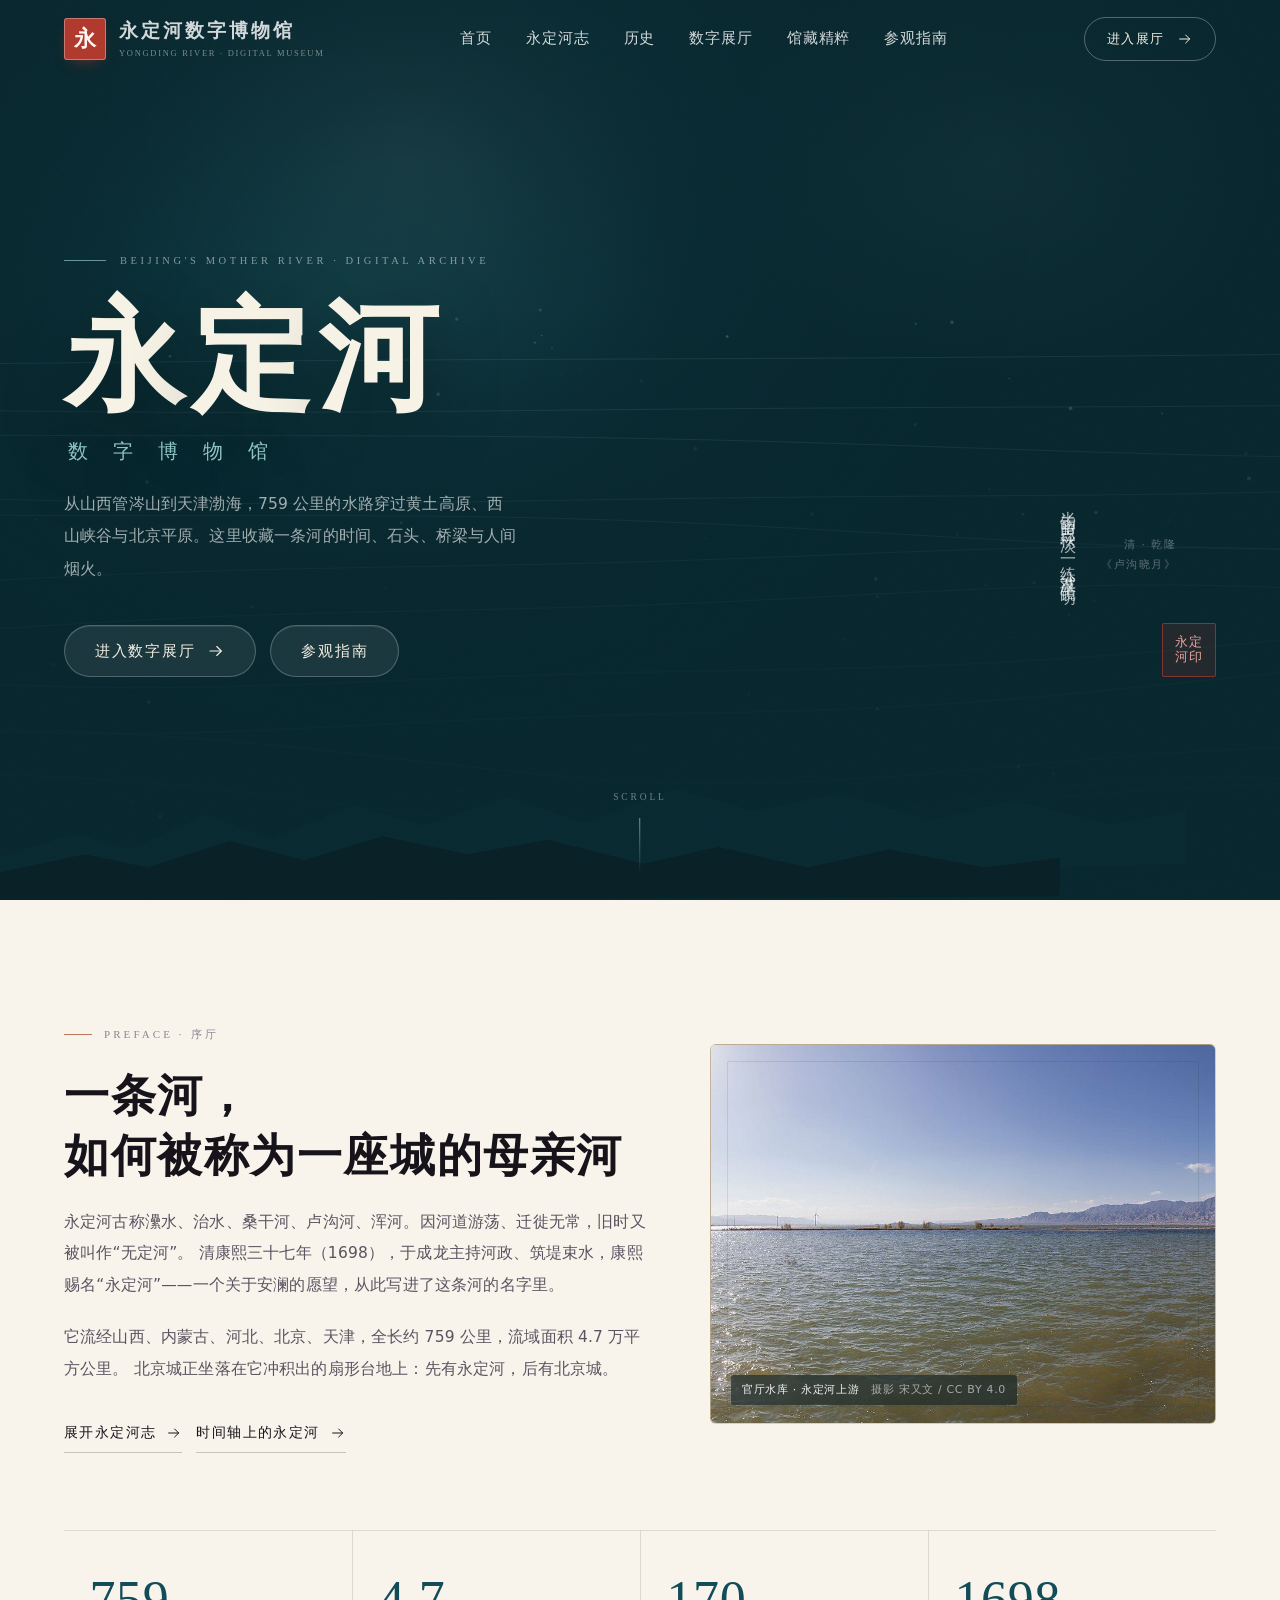
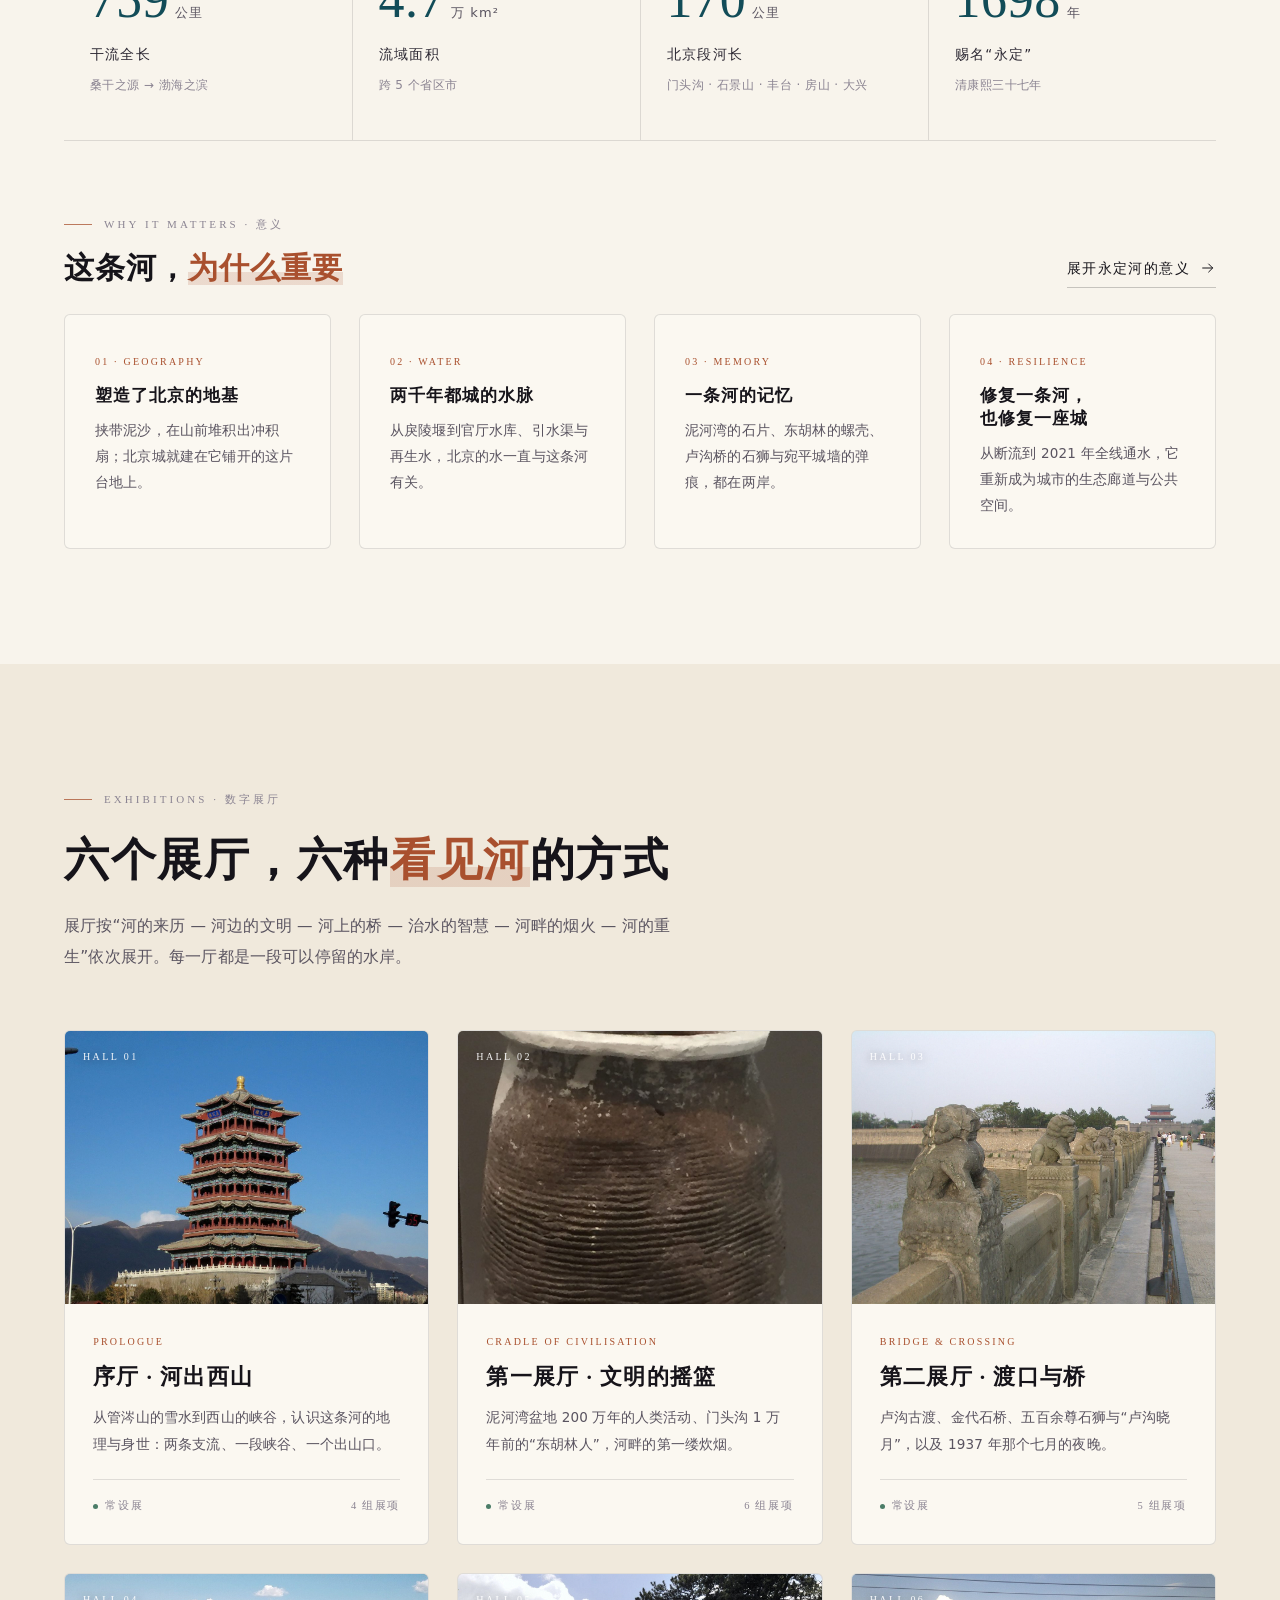
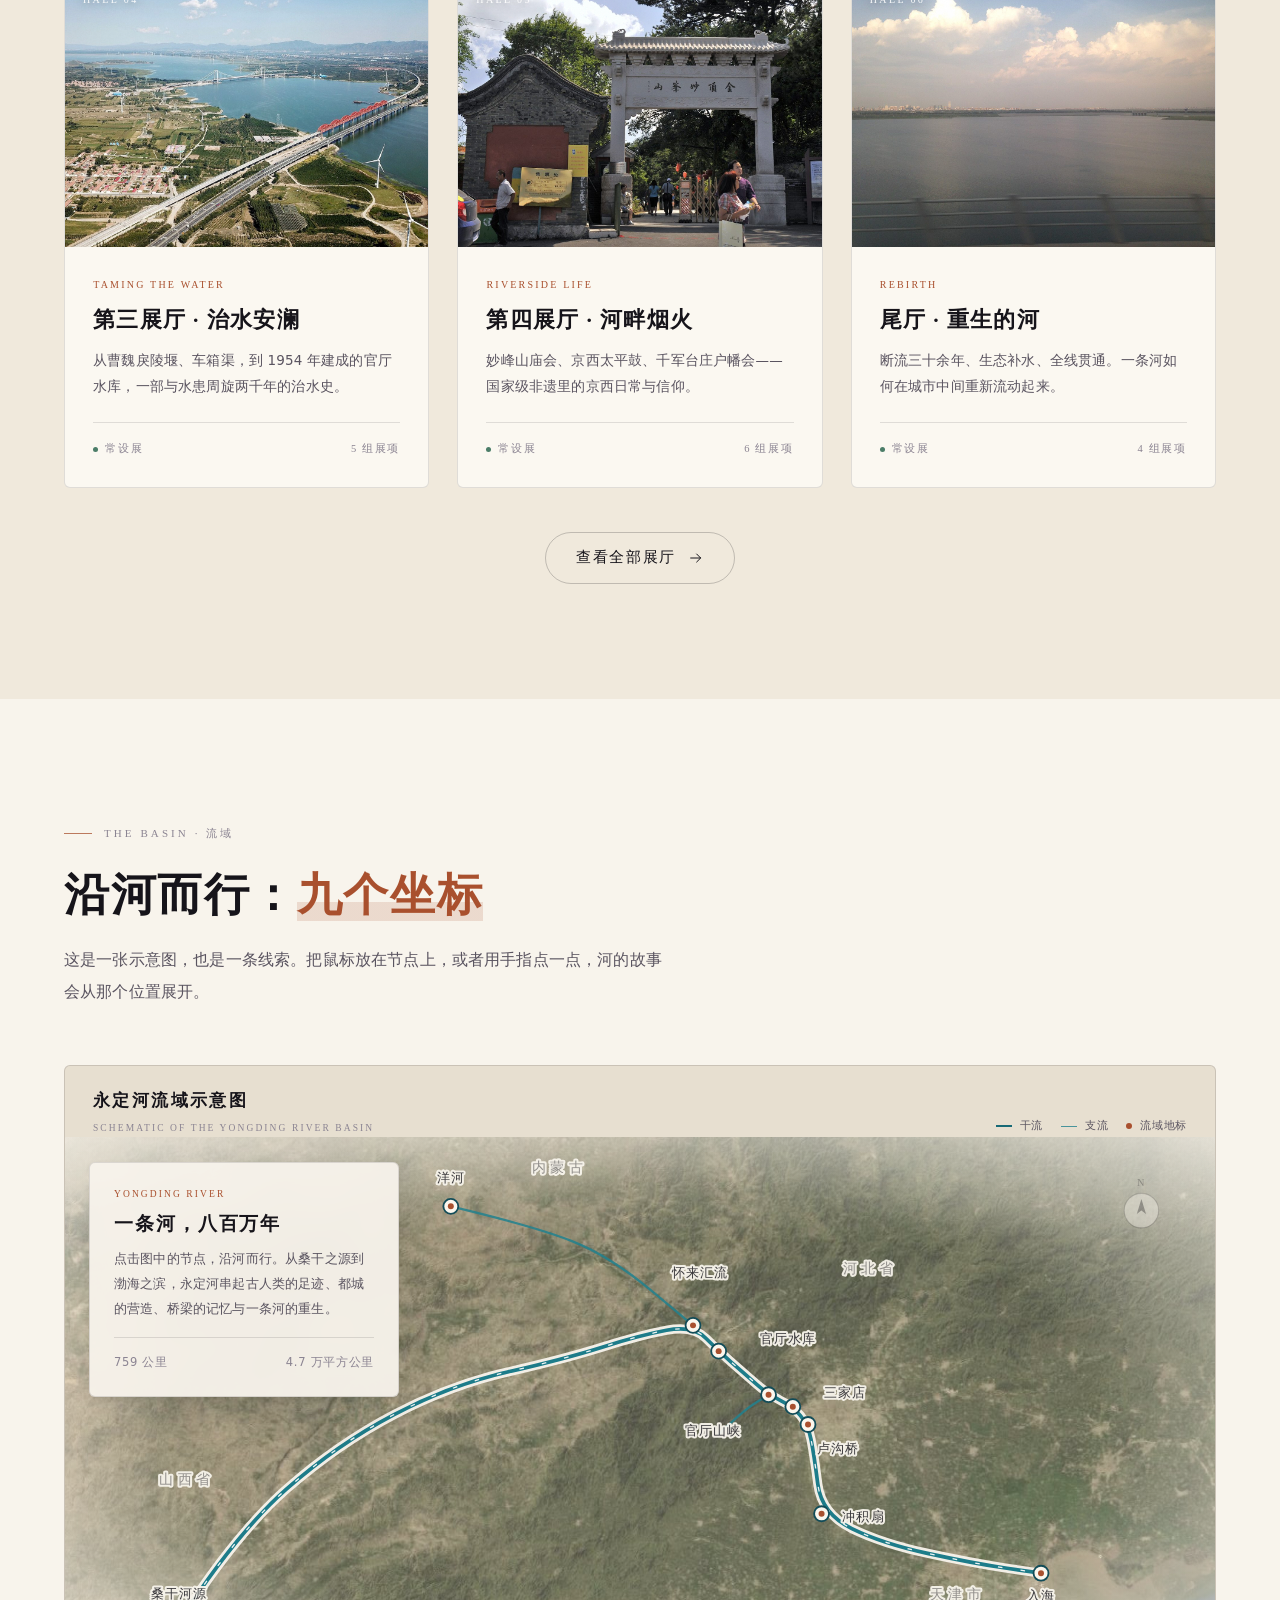
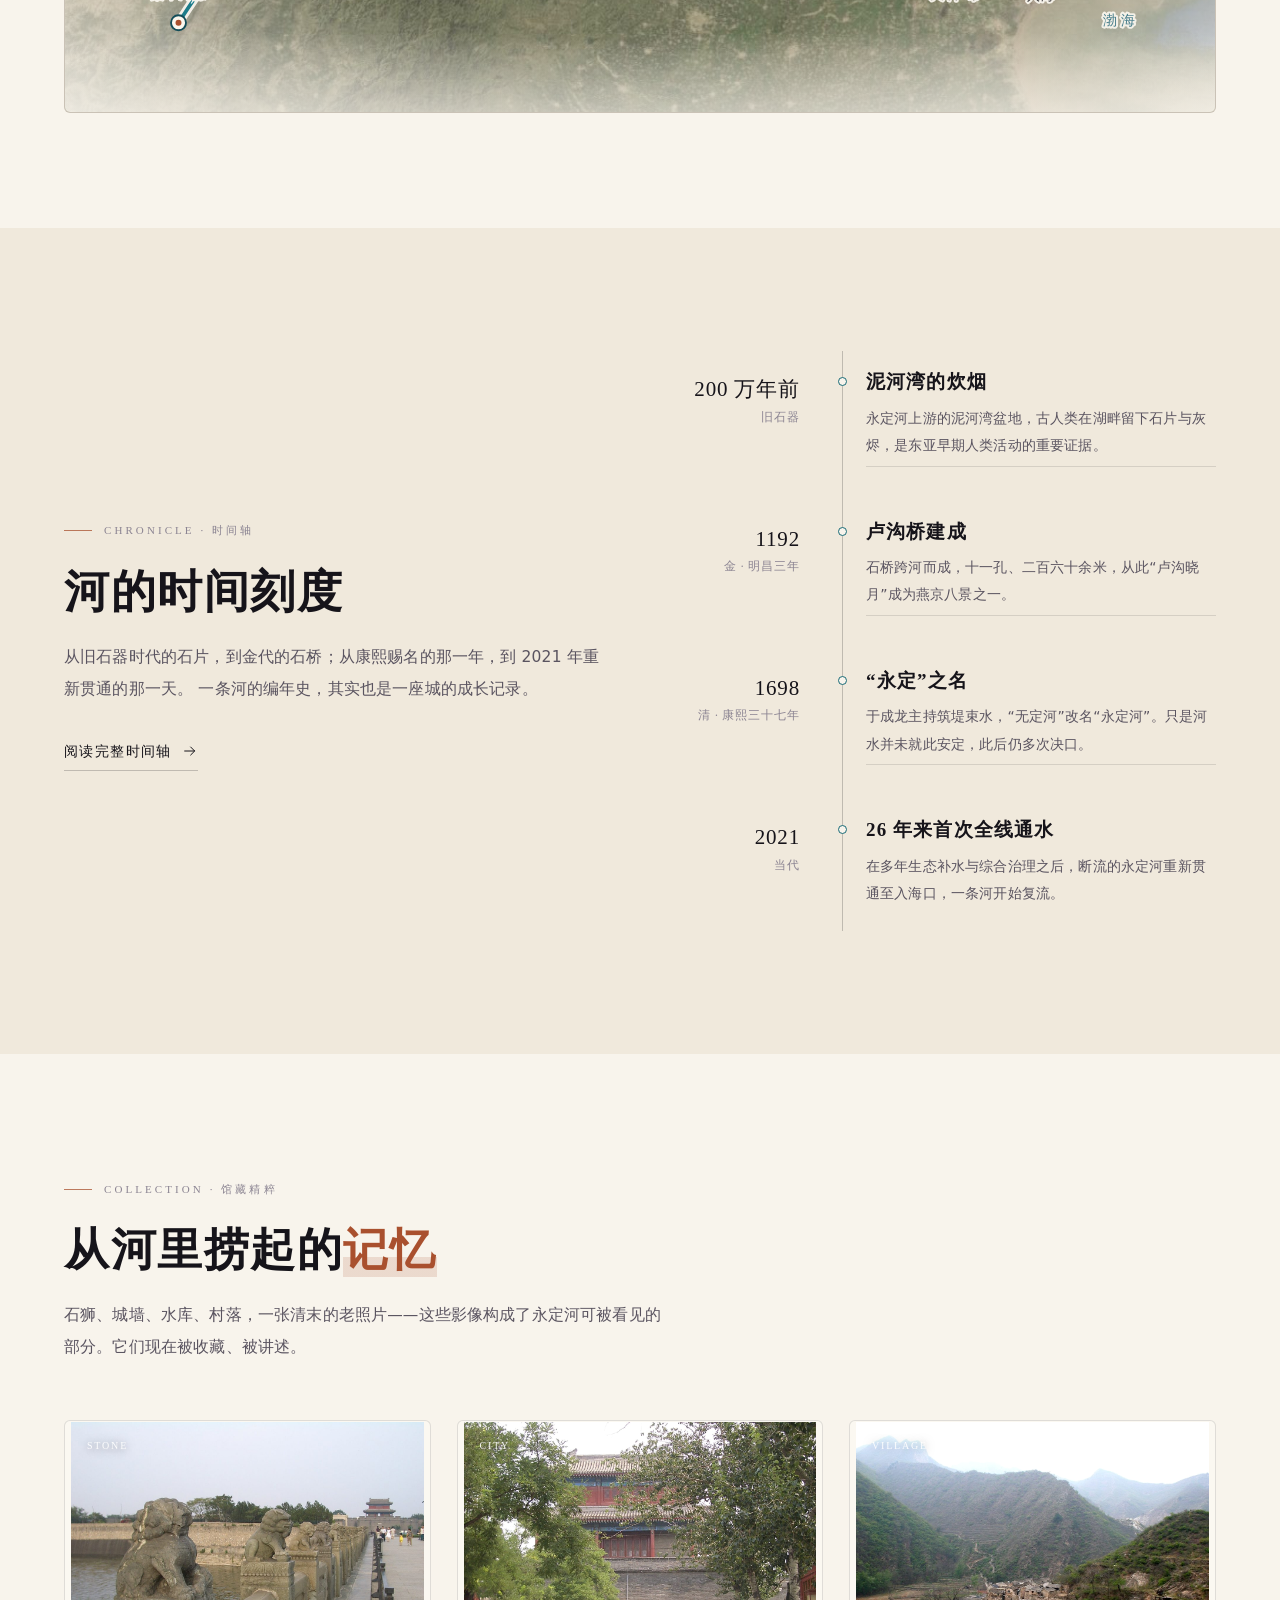
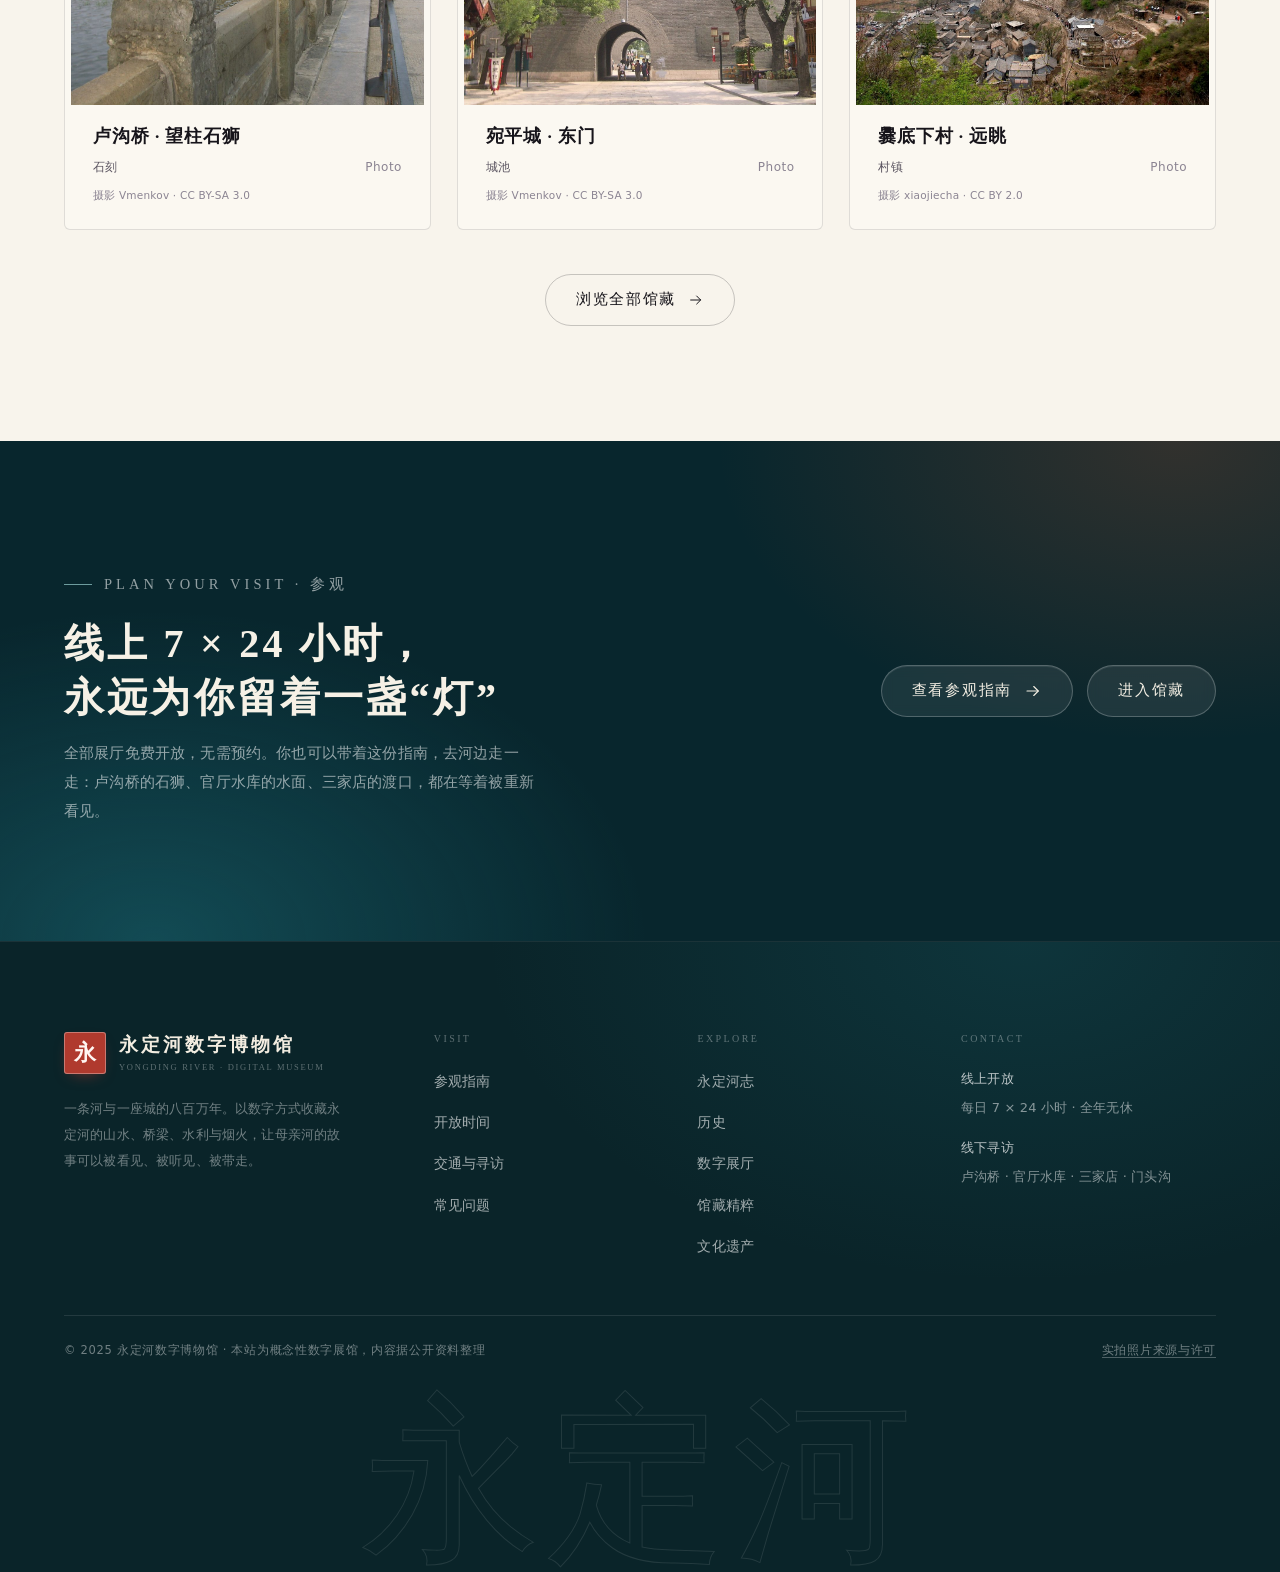
<file: index.html>
<!DOCTYPE html>
<html lang="zh-CN">
<head>
<meta charset="UTF-8">
<meta name="viewport" content="width=device-width, initial-scale=1">
<title>永定河数字博物馆 | 一条河与一座城的八百万年</title>
<meta name="description" content="永定河数字博物馆：以数字方式呈现永定河的源流、峡谷、桥梁、水利与民俗。从山西管涔山到天津渤海，759 公里的母亲河，一部可以走进去的河流志。">
<meta name="theme-color" content="#08262d">
<meta property="og:title" content="永定河数字博物馆">
<meta property="og:description" content="从桑干之源到渤海之滨，一条河与一座城的八百万年。">
<meta property="og:type" content="website">
<link rel="icon" href="data:image/svg+xml,%3Csvg xmlns='http://www.w3.org/2000/svg' viewBox='0 0 100 100'%3E%3Crect width='100' height='100' rx='12' fill='%23b03a2e'/%3E%3Ctext x='50' y='74' font-size='64' text-anchor='middle' fill='%23fff6f2' font-family='serif'%3E永%3C/text%3E%3C/svg%3E">
<link rel="stylesheet" href="系项目/css/全站美化.css">
<script>document.documentElement.classList.add('js');</script>
<noscript>
  <style>
    .hero__title .char, .hero__title-sub, .hero__lead, .hero__actions, .hero__aside { opacity: 1 !important; transform: none !important; }
  </style>
</noscript>
</head>
<body data-page="home">
<div class="loader" id="loader" role="status" aria-live="polite" aria-label="正在加载">
  <div class="loader__inner">
    <span class="loader__seal" aria-hidden="true">永</span>
    <p class="loader__name">永定河数字博物馆</p>
    <p class="loader__en">Yongding River · Digital Museum</p>
    <div class="loader__bar"><i></i></div>
    <p class="loader__num"><b>0</b></p>
  </div>
</div>

<main id="main">

  <section class="hero" aria-labelledby="hero-title">
    <canvas id="river-canvas" aria-hidden="true"></canvas>
    <div class="hero__vignette" aria-hidden="true"></div>
    <div class="hero__mountains" aria-hidden="true">
      <svg viewBox="0 0 1440 300" preserveAspectRatio="none" style="height:clamp(110px,20vh,240px);width:100%">
        <path d="M0 300V226l84-38 62 26 86-58 74 40 92-56 78 34 96-48 84 44 104-58 88 38 96-30 104 46 92-34 110 40 84-22v88z" fill="#0a2b33" opacity=".8"/>
        <path d="M0 300V252l96-30 70 22 92-44 84 32 88-40 96 30 90-24 108 40 84-28 100 34 92-30 108 30 84-16v64z" fill="#082026"/>
      </svg>
    </div>
    <div class="hero__grain" aria-hidden="true"></div>

    <div class="hero__inner">
      <div class="hero__main">
        <p class="hero__eyebrow">Beijing's Mother River · Digital Archive</p>
        <h1 class="hero__title" id="hero-title">
          <span class="char" style="--i:0" aria-hidden="true">永</span><span class="char" style="--i:1" aria-hidden="true">定</span><span class="char" style="--i:2" aria-hidden="true">河</span>
          <span class="hero__title-sub">数 字 博 物 馆</span>
          <span class="sr-only">永定河数字博物馆</span>
        </h1>
        <p class="hero__lead">从山西管涔山到天津渤海，759 公里的水路穿过黄土高原、西山峡谷与北京平原。这里收藏一条河的时间、石头、桥梁与人间烟火。</p>
        <div class="hero__actions">
          <a class="btn btn--light" href="数字展厅.html">进入数字展厅
            <svg class="btn__arrow" width="18" height="18" viewBox="0 0 24 24" aria-hidden="true"><use href="#i-arrow"/></svg>
          </a>
          <a class="btn btn--light" href="参观指南.html">参观指南</a>
        </div>
      </div>

      <aside class="hero__aside">
        <blockquote class="hero__quote">
          <span class="hero__quote-text">半钩留照三秋淡，一练分波平镜明</span>
          <cite>清 · 乾隆<br>《卢沟晓月》</cite>
        </blockquote>
        <div class="hero__seal" aria-hidden="true">永定<br>河印</div>
      </aside>
    </div>

    <div class="hero__scroll" aria-hidden="true">
      <span>Scroll</span>
      <i></i>
    </div>
  </section>

  <section class="section" aria-labelledby="preface-title">
    <div class="container">
      <div class="split split--wide-left">
        <div data-reveal>
          <p class="eyebrow">Preface · 序厅</p>
          <h2 class="sec-title" id="preface-title">一条河，<br>如何被称为一座城的母亲河</h2>
          <p class="sec-desc">
            永定河古称㶟水、治水、桑干河、卢沟河、浑河。因河道游荡、迁徙无常，旧时又被叫作“无定河”。
            清康熙三十七年（1698），于成龙主持河政、筑堤束水，康熙赐名“永定河”——一个关于安澜的愿望，从此写进了这条河的名字里。
          </p>
          <p class="sec-desc">
            它流经山西、内蒙古、河北、北京、天津，全长约 759 公里，流域面积 4.7 万平方公里。
            北京城正坐落在它冲积出的扇形台地上：先有永定河，后有北京城。
          </p>
          <div style="margin-top:34px;display:flex;flex-wrap:wrap;gap:14px">
            <a class="tlink" href="永定河志.html">展开永定河志
              <svg width="16" height="16" viewBox="0 0 24 24" aria-hidden="true"><use href="#i-arrow"/></svg>
            </a>
            <a class="tlink" href="永定河志.html#timeline">时间轴上的永定河
              <svg width="16" height="16" viewBox="0 0 24 24" aria-hidden="true"><use href="#i-arrow"/></svg>
            </a>
          </div>
        </div>

        <figure class="art-frame" data-reveal="right" style="margin:0">
          <img src="系项目/图/guanting-pano.jpg" alt="官厅水库开阔的水面与远山" loading="lazy">
          <figcaption class="art-frame__cap">官厅水库 · 永定河上游 <em>摄影 宋又文 / CC BY 4.0</em></figcaption>
        </figure>
      </div>

      <div class="stats" style="margin-top:clamp(48px,6vw,80px)" data-reveal="fade">
        <div class="stat">
          <div class="stat__num"><span data-count="759">759</span><span class="unit">公里</span></div>
          <div class="stat__label">干流全长</div>
          <div class="stat__sub">桑干之源 → 渤海之滨</div>
        </div>
        <div class="stat">
          <div class="stat__num"><span data-count="4.7" data-decimals="1">4.7</span><span class="unit">万 km²</span></div>
          <div class="stat__label">流域面积</div>
          <div class="stat__sub">跨 5 个省区市</div>
        </div>
        <div class="stat">
          <div class="stat__num"><span data-count="170">170</span><span class="unit">公里</span></div>
          <div class="stat__label">北京段河长</div>
          <div class="stat__sub">门头沟 · 石景山 · 丰台 · 房山 · 大兴</div>
        </div>
        <div class="stat">
          <div class="stat__num"><span data-count="1698">1698</span><span class="unit">年</span></div>
          <div class="stat__label">赐名“永定”</div>
          <div class="stat__sub">清康熙三十七年</div>
        </div>
      </div>

      <div style="display:flex;align-items:flex-end;justify-content:space-between;gap:16px;flex-wrap:wrap;margin-top:clamp(44px,5vw,64px)" data-reveal>
        <div>
          <p class="eyebrow">Why It Matters · 意义</p>
          <h3 class="sec-title" style="font-size:clamp(22px,2.4vw,30px);margin-top:12px">这条河，<em>为什么重要</em></h3>
        </div>
        <a class="tlink" href="永定河志.html#meaning">展开永定河的意义
          <svg width="16" height="16" viewBox="0 0 24 24" aria-hidden="true"><use href="#i-arrow"/></svg>
        </a>
      </div>

      <div class="grid grid--4" style="margin-top:26px">
        <article class="card-link" data-reveal>
          <span class="exhibit__kicker" style="font-family:var(--latin);font-size:10px;letter-spacing:.22em;color:var(--clay)">01 · GEOGRAPHY</span>
          <h3 class="card-link__title" style="margin-top:10px;font-size:17px">塑造了北京的地基</h3>
          <p class="card-link__desc">挟带泥沙，在山前堆积出冲积扇；北京城就建在它铺开的这片台地上。</p>
        </article>
        <article class="card-link" data-reveal>
          <span class="exhibit__kicker" style="font-family:var(--latin);font-size:10px;letter-spacing:.22em;color:var(--clay)">02 · WATER</span>
          <h3 class="card-link__title" style="margin-top:10px;font-size:17px">两千年都城的水脉</h3>
          <p class="card-link__desc">从戾陵堰到官厅水库、引水渠与再生水，北京的水一直与这条河有关。</p>
        </article>
        <article class="card-link" data-reveal>
          <span class="exhibit__kicker" style="font-family:var(--latin);font-size:10px;letter-spacing:.22em;color:var(--clay)">03 · MEMORY</span>
          <h3 class="card-link__title" style="margin-top:10px;font-size:17px">一条河的记忆</h3>
          <p class="card-link__desc">泥河湾的石片、东胡林的螺壳、卢沟桥的石狮与宛平城墙的弹痕，都在两岸。</p>
        </article>
        <article class="card-link" data-reveal>
          <span class="exhibit__kicker" style="font-family:var(--latin);font-size:10px;letter-spacing:.22em;color:var(--clay)">04 · RESILIENCE</span>
          <h3 class="card-link__title" style="margin-top:10px;font-size:17px">修复一条河，也修复一座城</h3>
          <p class="card-link__desc">从断流到 2021 年全线通水，它重新成为城市的生态廊道与公共空间。</p>
        </article>
      </div>
    </div>
  </section>

  <section class="section section--paper2" aria-labelledby="hall-title">
    <div class="container">
      <div class="sec-head" data-reveal>
        <p class="eyebrow">Exhibitions · 数字展厅</p>
        <h2 class="sec-title" id="hall-title">六个展厅，六种<em>看见河</em>的方式</h2>
        <p class="sec-desc">展厅按“河的来历 — 河边的文明 — 河上的桥 — 治水的智慧 — 河畔的烟火 — 河的重生”依次展开。每一厅都是一段可以停留的水岸。</p>
      </div>

      <div class="grid grid--3">
        <a class="exhibit" href="序厅.html" data-reveal style="--art-a:#e9e2d2;--art-b:#cfc3a8;--art-c:#b8a987">
          <div class="exhibit__art">
            <span class="exhibit__no">HALL 01</span>
            <img src="系项目/图/yongding-tower.jpg" alt="永定楼与门城湖水面" loading="lazy">
          </div>
          <div class="exhibit__body">
            <p class="exhibit__kicker">Prologue</p>
            <h3 class="exhibit__title">序厅 · 河出西山</h3>
            <p class="exhibit__desc">从管涔山的雪水到西山的峡谷，认识这条河的地理与身世：两条支流、一段峡谷、一个出山口。</p>
            <div class="exhibit__foot"><span><i class="dot"></i>常设展</span><span>4 组展项</span></div>
          </div>
        </a>

        <a class="exhibit" href="第一展厅.html" data-reveal style="--art-a:#e6ddcd;--art-b:#cbbca0;--art-c:#b3a184">
          <div class="exhibit__art">
            <span class="exhibit__no">HALL 02</span>
            <img src="系项目/图/li-vessel.jpg" alt="燕式鬲，同类器物的博物馆藏品照片" loading="lazy" style="object-position:center 25%">
          </div>
          <div class="exhibit__body">
            <p class="exhibit__kicker">Cradle of Civilisation</p>
            <h3 class="exhibit__title">第一展厅 · 文明的摇篮</h3>
            <p class="exhibit__desc">泥河湾盆地 200 万年的人类活动、门头沟 1 万年前的“东胡林人”，河畔的第一缕炊烟。</p>
            <div class="exhibit__foot"><span><i class="dot"></i>常设展</span><span>6 组展项</span></div>
          </div>
        </a>

        <a class="exhibit" href="第二展厅.html" data-reveal style="--art-a:#dfe6e2;--art-b:#bfd0cb;--art-c:#a3b8b2">
          <div class="exhibit__art">
            <span class="exhibit__no">HALL 03</span>
            <img src="系项目/图/lion-04.jpg" alt="卢沟桥望柱上的石狮近景" loading="lazy">
          </div>
          <div class="exhibit__body">
            <p class="exhibit__kicker">Bridge &amp; Crossing</p>
            <h3 class="exhibit__title">第二展厅 · 渡口与桥</h3>
            <p class="exhibit__desc">卢沟古渡、金代石桥、五百余尊石狮与“卢沟晓月”，以及 1937 年那个七月的夜晚。</p>
            <div class="exhibit__foot"><span><i class="dot"></i>常设展</span><span>5 组展项</span></div>
          </div>
        </a>

        <a class="exhibit" href="第三展厅.html" data-reveal style="--art-a:#ece1d0;--art-b:#d5c1a4;--art-c:#bfa585">
          <div class="exhibit__art">
            <span class="exhibit__no">HALL 04</span>
            <img src="系项目/图/guanting-bridges.jpg" alt="官厅水库大坝与跨湖桥航拍" loading="lazy">
          </div>
          <div class="exhibit__body">
            <p class="exhibit__kicker">Taming the Water</p>
            <h3 class="exhibit__title">第三展厅 · 治水安澜</h3>
            <p class="exhibit__desc">从曹魏戾陵堰、车箱渠，到 1954 年建成的官厅水库，一部与水患周旋两千年的治水史。</p>
            <div class="exhibit__foot"><span><i class="dot"></i>常设展</span><span>5 组展项</span></div>
          </div>
        </a>

        <a class="exhibit" href="第四展厅.html" data-reveal style="--art-a:#e8ddd5;--art-b:#d2bdb0;--art-c:#bb9f8f">
          <div class="exhibit__art">
            <span class="exhibit__no">HALL 05</span>
            <img src="系项目/图/miaofeng-gate.jpg" alt="妙峰山金顶山门" loading="lazy">
          </div>
          <div class="exhibit__body">
            <p class="exhibit__kicker">Riverside Life</p>
            <h3 class="exhibit__title">第四展厅 · 河畔烟火</h3>
            <p class="exhibit__desc">妙峰山庙会、京西太平鼓、千军台庄户幡会——国家级非遗里的京西日常与信仰。</p>
            <div class="exhibit__foot"><span><i class="dot"></i>常设展</span><span>6 组展项</span></div>
          </div>
        </a>

        <a class="exhibit" href="尾厅.html" data-reveal style="--art-a:#dde7e3;--art-b:#bed3cc;--art-c:#9fbcb3">
          <div class="exhibit__art">
            <span class="exhibit__no">HALL 06</span>
            <img src="系项目/图/yuanbo.jpg" alt="永定河园博湖水面" loading="lazy">
          </div>
          <div class="exhibit__body">
            <p class="exhibit__kicker">Rebirth</p>
            <h3 class="exhibit__title">尾厅 · 重生的河</h3>
            <p class="exhibit__desc">断流三十余年、生态补水、全线贯通。一条河如何在城市中间重新流动起来。</p>
            <div class="exhibit__foot"><span><i class="dot"></i>常设展</span><span>4 组展项</span></div>
          </div>
        </a>
      </div>

      <div class="sec-foot">
        <a class="btn btn--ghost" href="数字展厅.html">查看全部展厅
          <svg class="btn__arrow" width="16" height="16" viewBox="0 0 24 24" aria-hidden="true"><use href="#i-arrow"/></svg>
        </a>
      </div>
    </div>
  </section>

  <section class="section" aria-labelledby="map-title">
    <div class="container">
      <div class="sec-head" data-reveal>
        <p class="eyebrow">The Basin · 流域</p>
        <h2 class="sec-title" id="map-title">沿河而行：<em>九个坐标</em></h2>
        <p class="sec-desc">这是一张示意图，也是一条线索。把鼠标放在节点上，或者用手指点一点，河的故事会从那个位置展开。</p>
      </div>
      <div data-river-map data-reveal="fade"></div>
    </div>
  </section>

  <section class="section section--paper2" id="timeline" aria-labelledby="tl-title">
    <div class="container">
      <div class="split">
        <div data-reveal="left">
          <p class="eyebrow">Chronicle · 时间轴</p>
          <h2 class="sec-title" id="tl-title">河的时间刻度</h2>
          <p class="sec-desc">
            从旧石器时代的石片，到金代的石桥；从康熙赐名的那一年，到 2021 年重新贯通的那一天。
            一条河的编年史，其实也是一座城的成长记录。
          </p>
          <div style="margin-top:30px">
            <a class="tlink" href="永定河志.html#timeline">阅读完整时间轴
              <svg width="16" height="16" viewBox="0 0 24 24" aria-hidden="true"><use href="#i-arrow"/></svg>
            </a>
          </div>
        </div>

        <div class="timeline" data-reveal="right">
          <div class="tl-item">
            <div class="tl-year"><b>200 万年前</b>旧石器</div>
            <div class="tl-body">
              <h3 class="tl-title">泥河湾的炊烟</h3>
              <p class="tl-text">永定河上游的泥河湾盆地，古人类在湖畔留下石片与灰烬，是东亚早期人类活动的重要证据。</p>
            </div>
          </div>
          <div class="tl-item">
            <div class="tl-year"><b>1192</b>金 · 明昌三年</div>
            <div class="tl-body">
              <h3 class="tl-title">卢沟桥建成</h3>
              <p class="tl-text">石桥跨河而成，十一孔、二百六十余米，从此“卢沟晓月”成为燕京八景之一。</p>
            </div>
          </div>
          <div class="tl-item">
            <div class="tl-year"><b>1698</b>清 · 康熙三十七年</div>
            <div class="tl-body">
              <h3 class="tl-title">“永定”之名</h3>
              <p class="tl-text">于成龙主持筑堤束水，“无定河”改名“永定河”。只是河水并未就此安定，此后仍多次决口。</p>
            </div>
          </div>
          <div class="tl-item">
            <div class="tl-year"><b>2021</b>当代</div>
            <div class="tl-body">
              <h3 class="tl-title">26 年来首次全线通水</h3>
              <p class="tl-text">在多年生态补水与综合治理之后，断流的永定河重新贯通至入海口，一条河开始复流。</p>
            </div>
          </div>
        </div>
      </div>
    </div>
  </section>

  <section class="section" aria-labelledby="col-title">
    <div class="container">
      <div class="sec-head" data-reveal>
        <p class="eyebrow">Collection · 馆藏精粹</p>
        <h2 class="sec-title" id="col-title">从河里捞起的<em>记忆</em></h2>
        <p class="sec-desc">石狮、城墙、水库、村落，一张清末的老照片——这些影像构成了永定河可被看见的部分。它们现在被收藏、被讲述。</p>
      </div>

      <div class="collection-grid" style="margin-top:14px">
        <button class="piece" type="button" data-reveal
          data-title="卢沟桥 · 望柱石狮" data-sub="金—清 · 汉白玉"
          data-cat-label="石刻" data-cat="stone"
          data-img="系项目/图/lion-04.jpg" data-alt="卢沟桥望柱上的石狮近景"
          data-credit="摄影 Vmenkov · CC BY-SA 3.0" data-link="https://commons.wikimedia.org/wiki/File:Lugou-Bridge-lions-3599.jpg"
          data-tag="Photo"
          data-text="两侧望柱各 140 根，柱头雕石狮。据记载原有石狮六百余尊，现存 501 尊，多为明清之物，少量留有金元遗风。照片里的石狮与远处桥身、城楼连成一条视线。"
          data-facts="数量:现存 501 尊;材质:汉白玉;位置:桥身两侧望柱;细节:桥墩迎水面砌分水尖">
          <div class="piece__art">
            <span class="piece__cat">Stone</span>
            <img src="系项目/图/lion-04.jpg" alt="卢沟桥望柱上的石狮近景" loading="lazy">
            <span class="piece__zoom" aria-hidden="true"><svg width="14" height="14" viewBox="0 0 24 24"><use href="#i-expand"/></svg></span>
          </div>
          <div class="piece__body">
            <h3 class="piece__title">卢沟桥 · 望柱石狮</h3>
            <p class="piece__meta"><b>石刻</b><span>Photo</span></p>
            <p class="piece__credit">摄影 Vmenkov · CC BY-SA 3.0</p>
          </div>
        </button>

        <button class="piece" type="button" data-reveal
          data-title="宛平城 · 东门" data-sub="明崇祯年间始建"
          data-cat-label="城池" data-cat="city"
          data-img="系项目/图/wanping-gate.jpg" data-alt="宛平城东门与城墙"
          data-credit="摄影 Vmenkov · CC BY-SA 3.0" data-link="https://commons.wikimedia.org/wiki/File:Wanping-Castle-east-gate-3522.jpg"
          data-tag="Photo"
          data-text="宛平城建于明崇祯年间，是拱卫京城的军事堡垒，东西两门、城内有十字街。1937 年 7 月 7 日，日军进攻宛平城，守军在此抵抗；城墙上至今留有弹痕。"
          data-facts="位置:北京市丰台区;始建:明崇祯十一年（1638）;形制:东西约 640 米，南北约 320 米;事件:1937 年七七事变">
          <div class="piece__art">
            <span class="piece__cat">City</span>
            <img src="系项目/图/wanping-gate.jpg" alt="宛平城东门与城墙" loading="lazy">
            <span class="piece__zoom" aria-hidden="true"><svg width="14" height="14" viewBox="0 0 24 24"><use href="#i-expand"/></svg></span>
          </div>
          <div class="piece__body">
            <h3 class="piece__title">宛平城 · 东门</h3>
            <p class="piece__meta"><b>城池</b><span>Photo</span></p>
            <p class="piece__credit">摄影 Vmenkov · CC BY-SA 3.0</p>
          </div>
        </button>

        <button class="piece" type="button" data-reveal
          data-title="爨底下村 · 远眺" data-sub="门头沟斋堂 · 清水河谷"
          data-cat-label="村镇" data-cat="village"
          data-img="系项目/图/cuandixia-01.jpg" data-alt="群山之间层层叠叠的爨底下村"
          data-credit="摄影 xiaojiecha · CC BY 2.0" data-link="https://commons.wikimedia.org/wiki/File:Cuandixia_Village.jpg"
          data-tag="Photo"
          data-text="爨底下村依山而建，七十余套山地四合院沿等高线层层叠叠。它位于永定河支流清水河谷，是京西山地聚落的典型样本。"
          data-facts="位置:门头沟区斋堂镇;年代:明清;形制:山地四合院群;水系:永定河支流清水河">
          <div class="piece__art">
            <span class="piece__cat">Village</span>
            <img src="系项目/图/cuandixia-01.jpg" alt="群山之间层层叠叠的爨底下村" loading="lazy">
            <span class="piece__zoom" aria-hidden="true"><svg width="14" height="14" viewBox="0 0 24 24"><use href="#i-expand"/></svg></span>
          </div>
          <div class="piece__body">
            <h3 class="piece__title">爨底下村 · 远眺</h3>
            <p class="piece__meta"><b>村镇</b><span>Photo</span></p>
            <p class="piece__credit">摄影 xiaojiecha · CC BY 2.0</p>
          </div>
        </button>
      </div>

      <div class="sec-foot">
        <a class="btn btn--ghost" href="馆藏精粹.html">浏览全部馆藏
          <svg class="btn__arrow" width="16" height="16" viewBox="0 0 24 24" aria-hidden="true"><use href="#i-arrow"/></svg>
        </a>
      </div>
    </div>
  </section>

  <section class="section cta-band" aria-labelledby="cta-title">
    <div class="cta-band__bg" aria-hidden="true"></div>
    <div class="container">
      <div data-reveal="left">
        <p class="eyebrow eyebrow--light">Plan Your Visit · 参观</p>
        <h2 id="cta-title" style="margin-top:18px">线上 7 × 24 小时，<br>永远为你留着一盏“灯”</h2>
        <p>全部展厅免费开放，无需预约。你也可以带着这份指南，去河边走一走：卢沟桥的石狮、官厅水库的水面、三家店的渡口，都在等着被重新看见。</p>
      </div>
      <div style="display:flex;flex-wrap:wrap;gap:14px" data-reveal="right">
        <a class="btn btn--light" href="参观指南.html">查看参观指南
          <svg class="btn__arrow" width="18" height="18" viewBox="0 0 24 24" aria-hidden="true"><use href="#i-arrow"/></svg>
        </a>
        <a class="btn btn--light" href="馆藏精粹.html">进入馆藏</a>
      </div>
    </div>
  </section>

</main>

<dialog class="piece-modal" id="pieceDialog">
  <button class="modal-close" type="button" aria-label="关闭详情">
    <svg width="16" height="16" viewBox="0 0 24 24" aria-hidden="true"><use href="#i-close"/></svg>
  </button>
  <div class="modal-grid">
    <div class="modal-art" data-modal-art></div>
    <div class="modal-body" data-modal-body></div>
  </div>
</dialog>


<script src="系项目/Java/布局设计.js"></script>
</body>
</html>
</file>
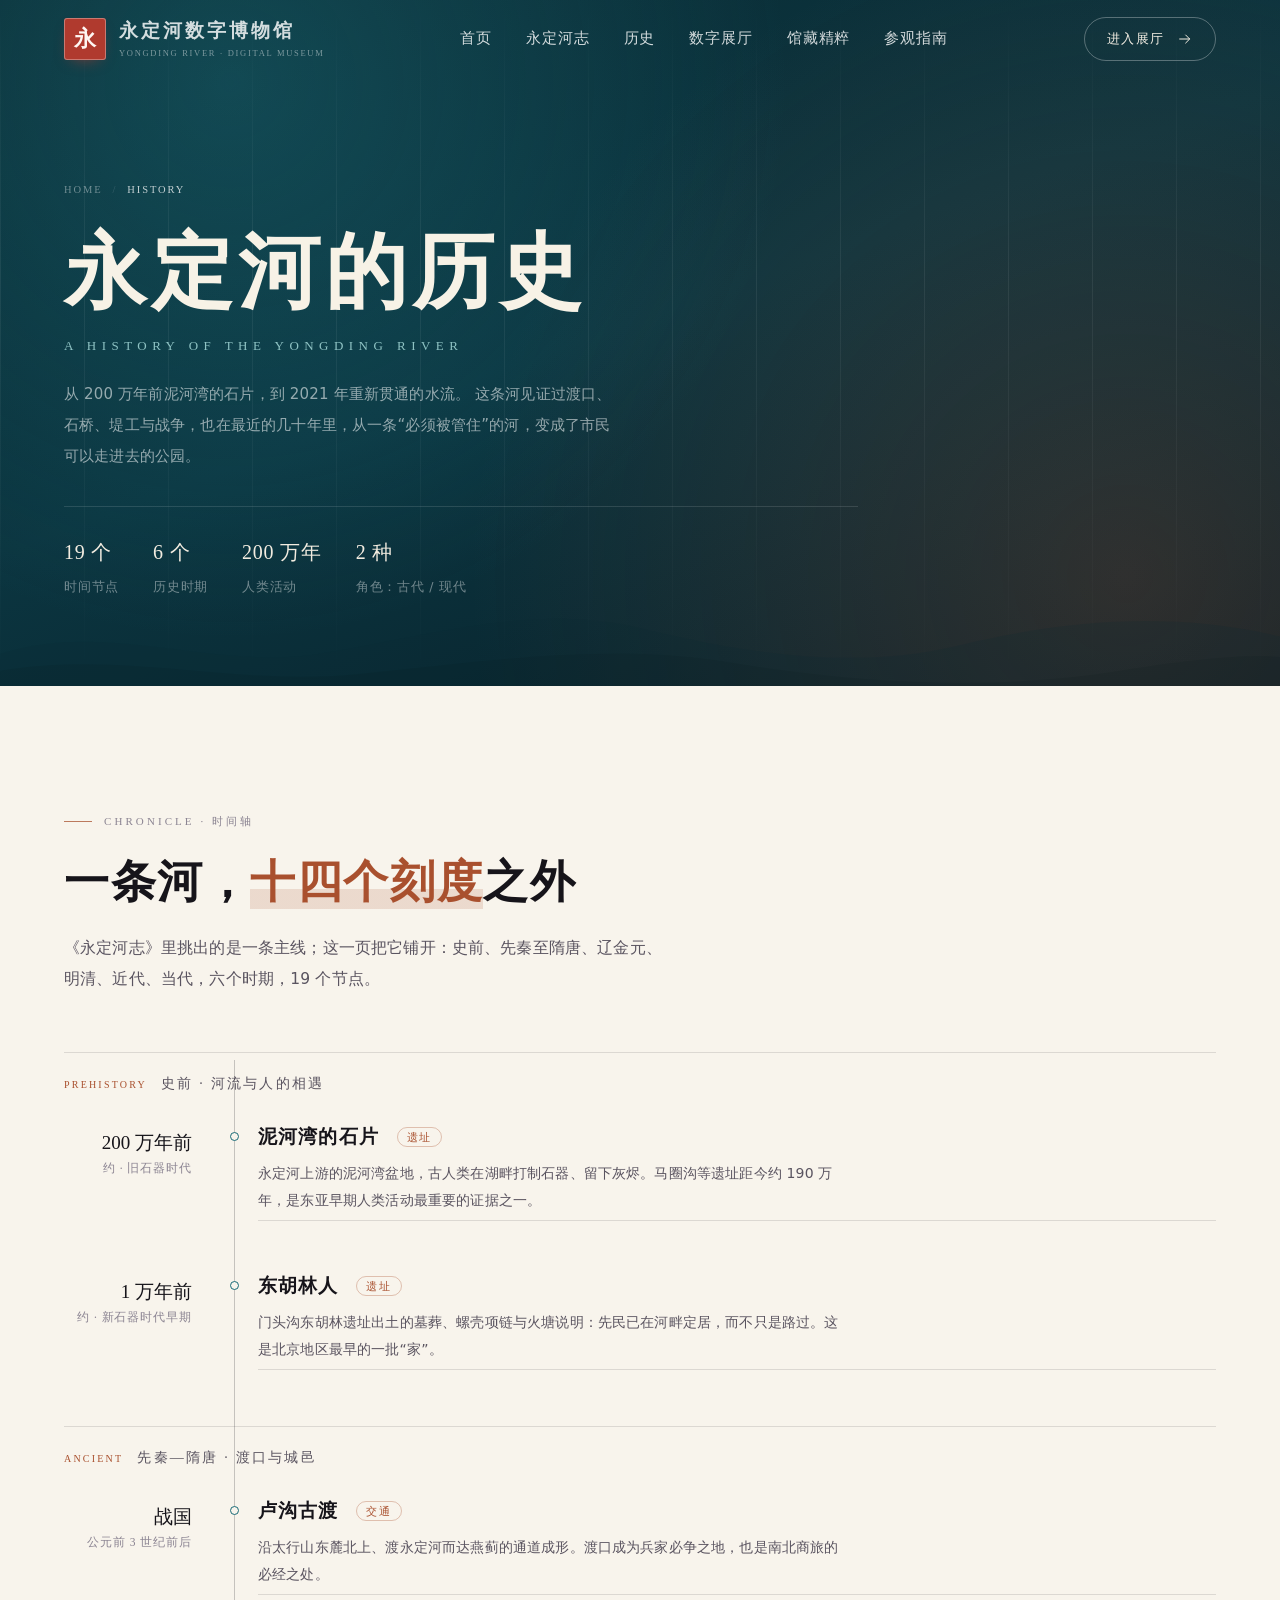
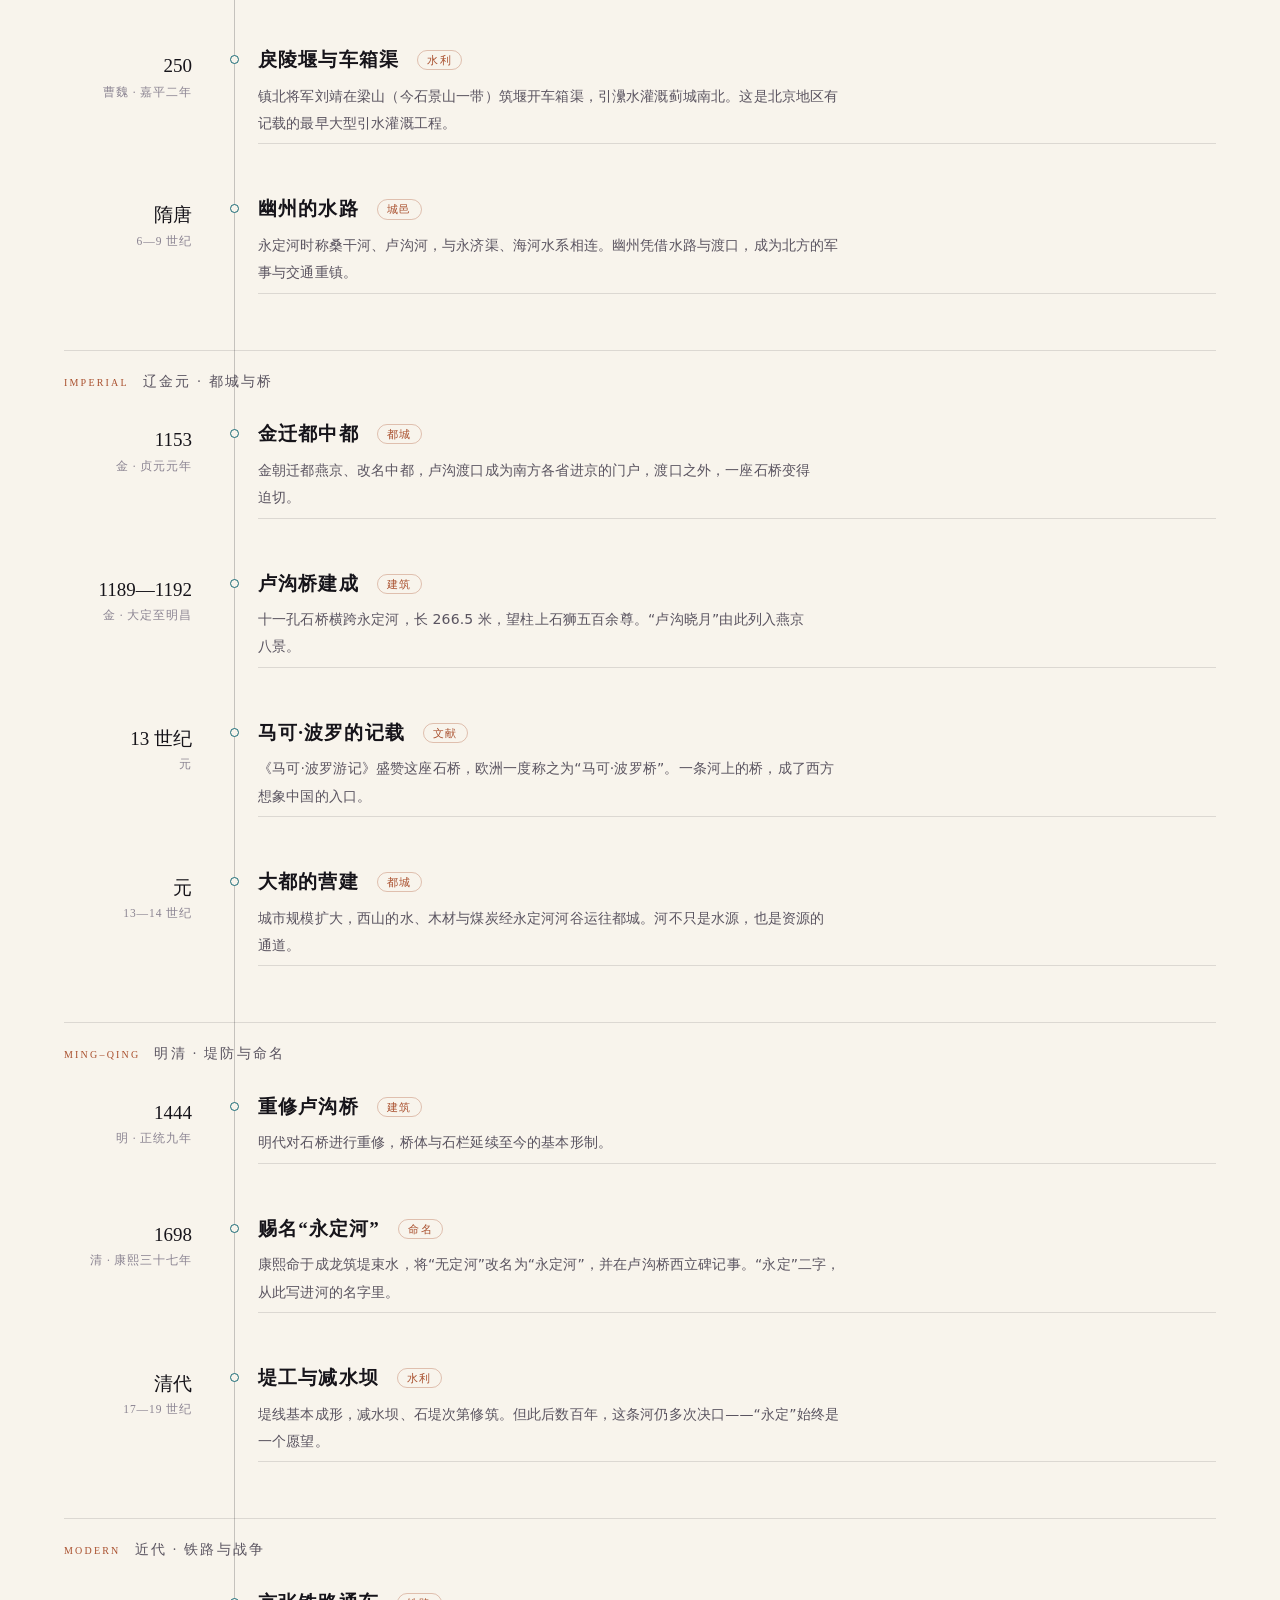
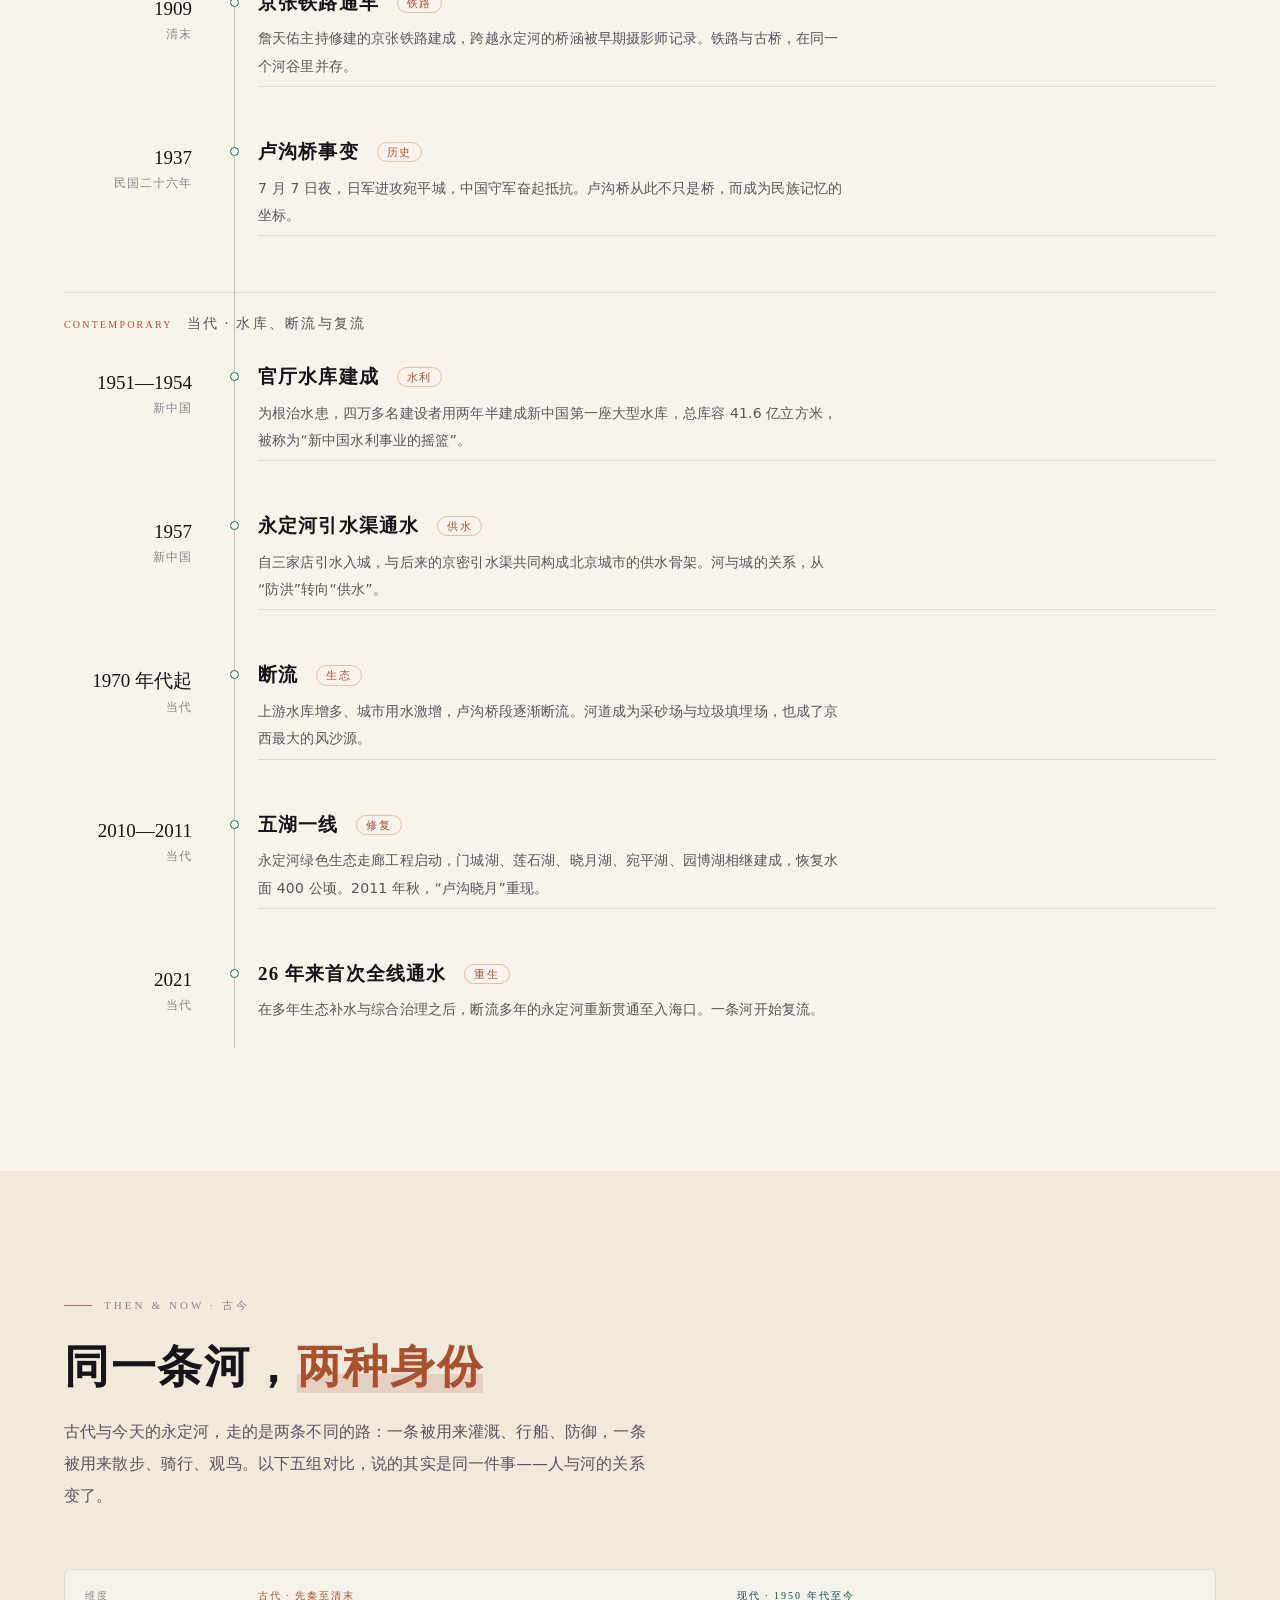
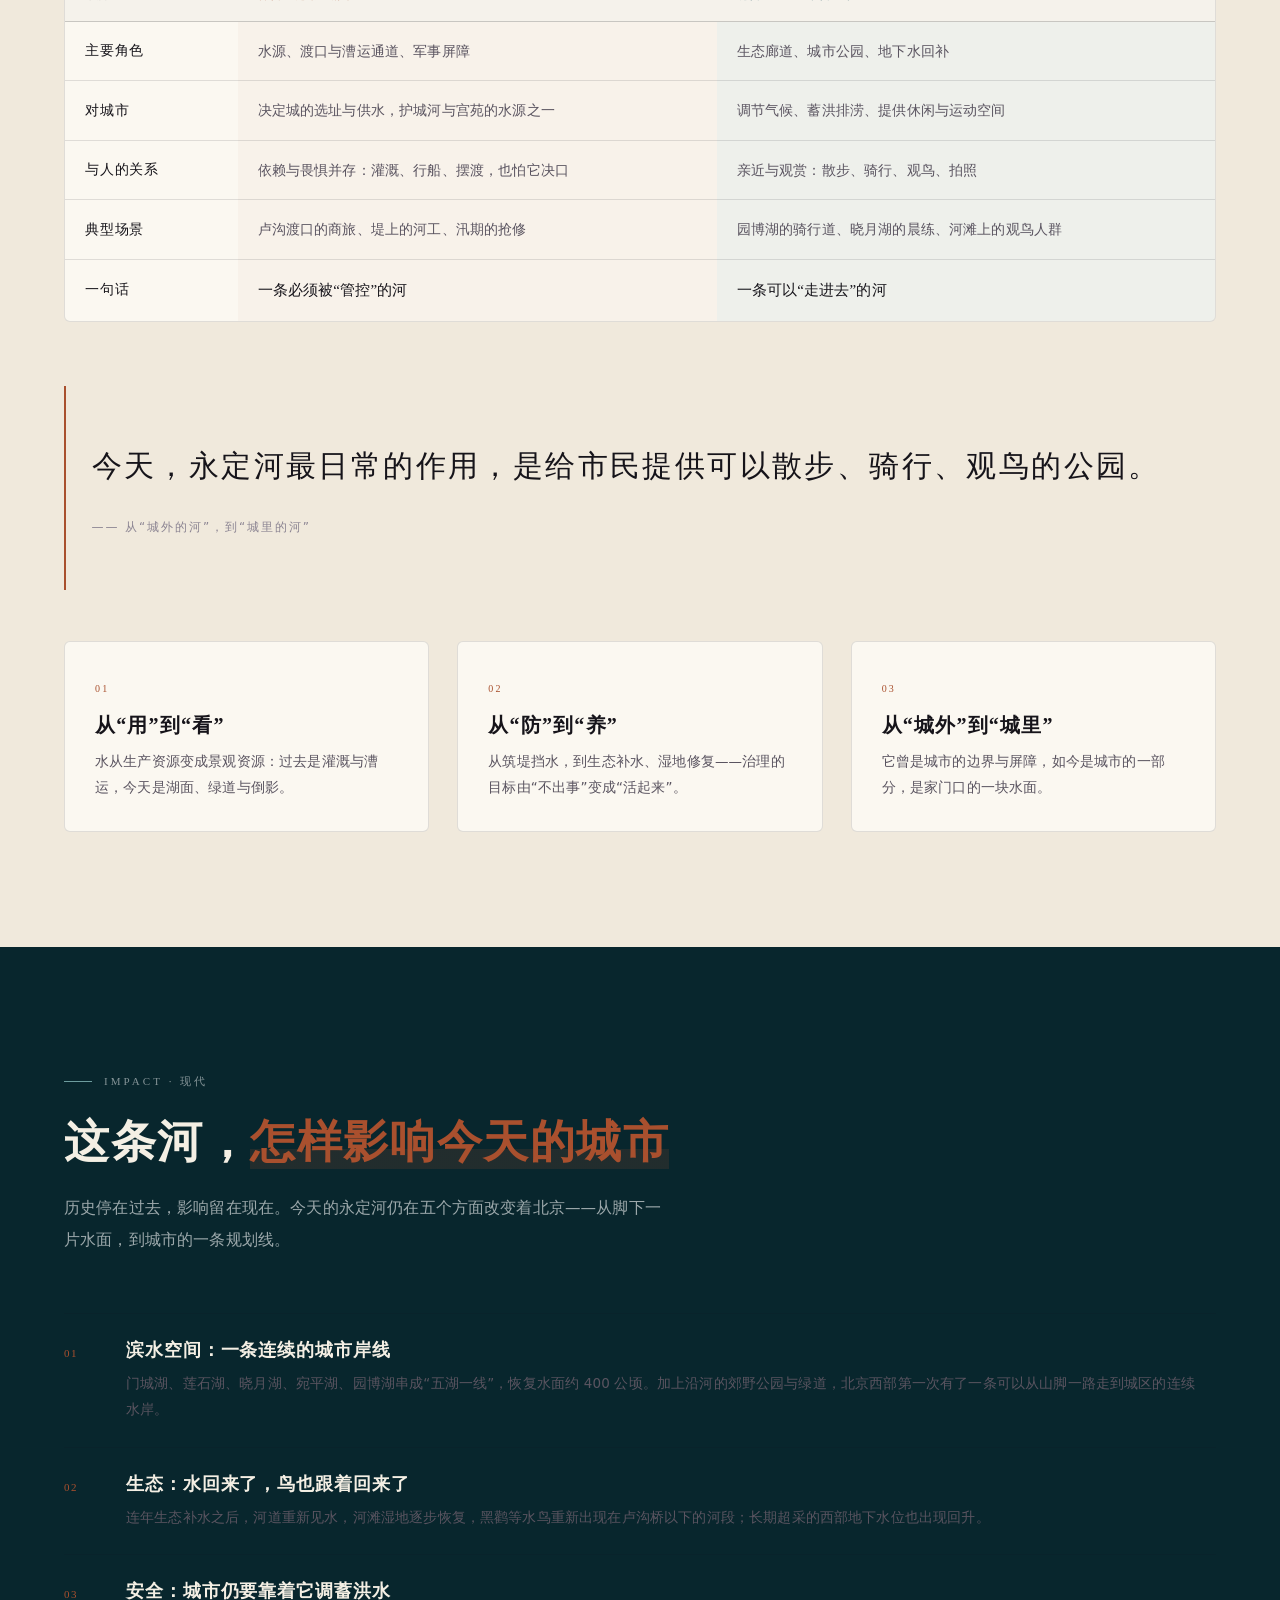
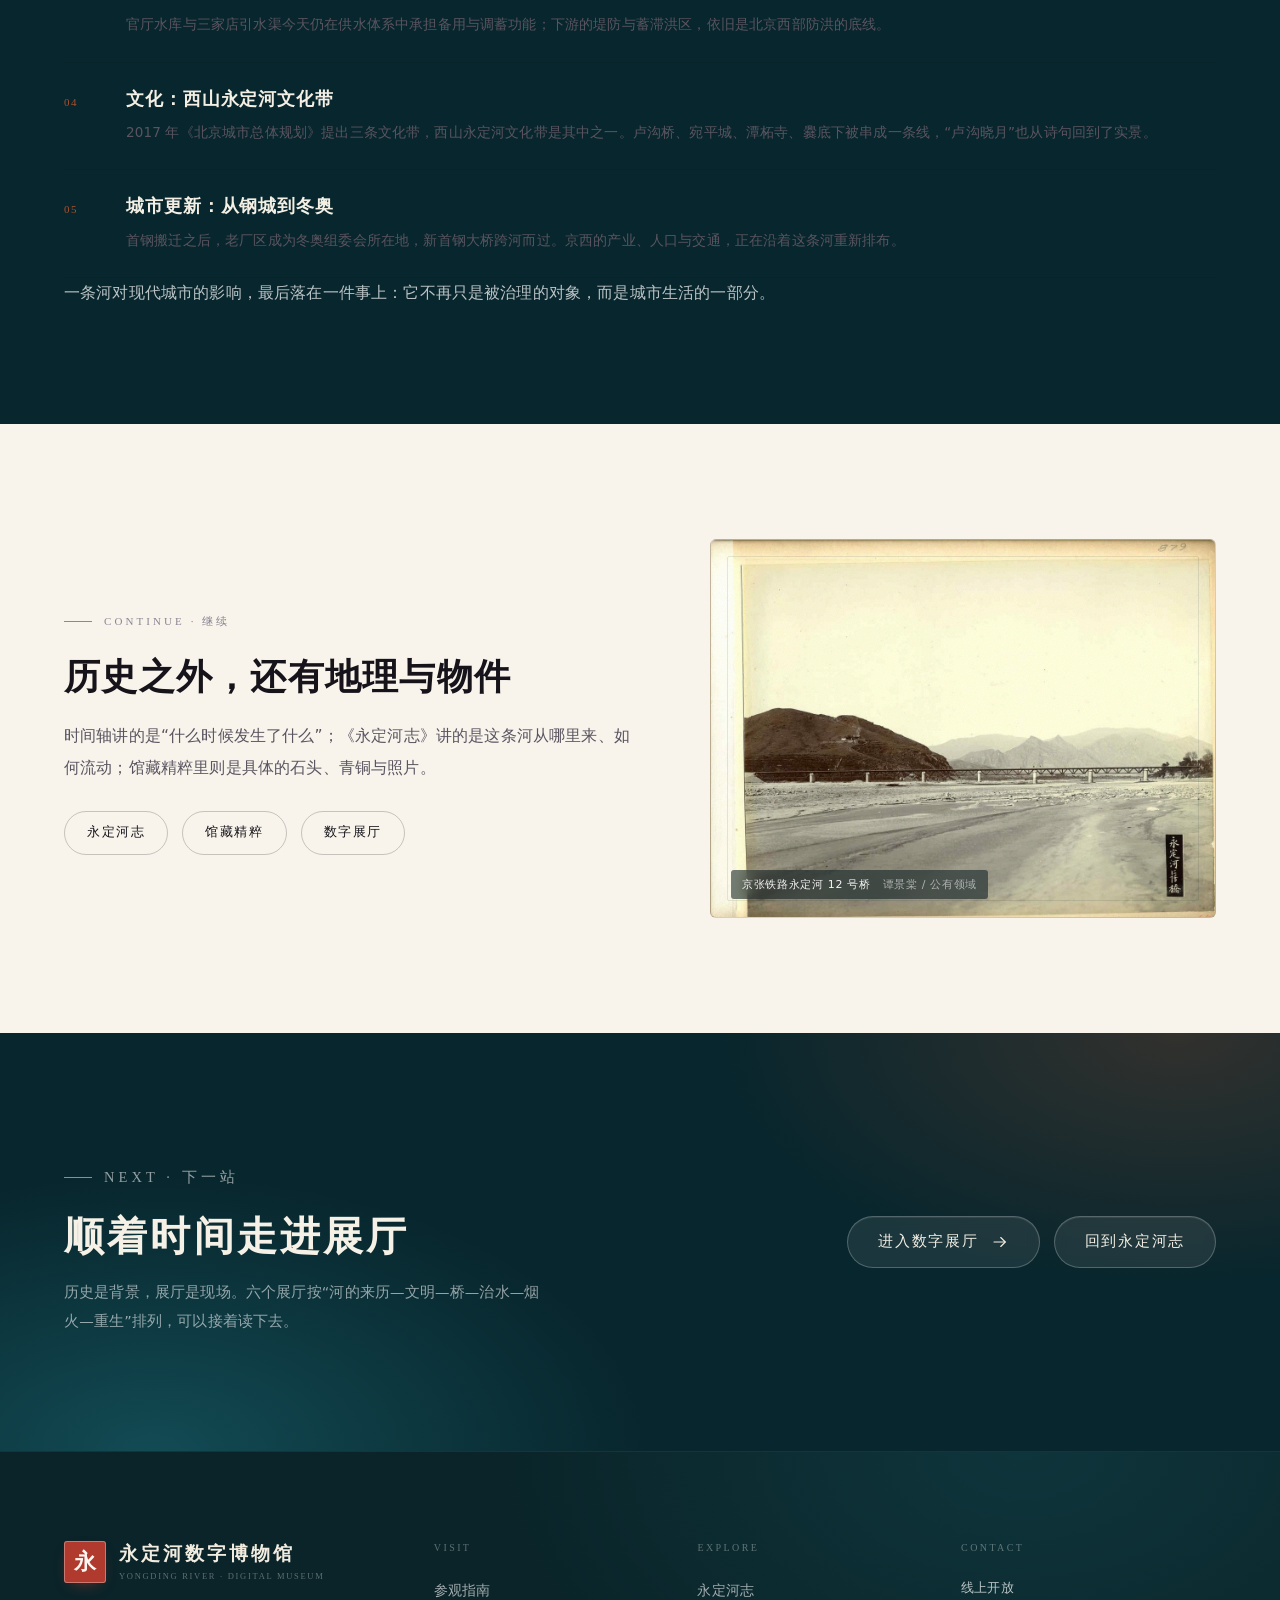
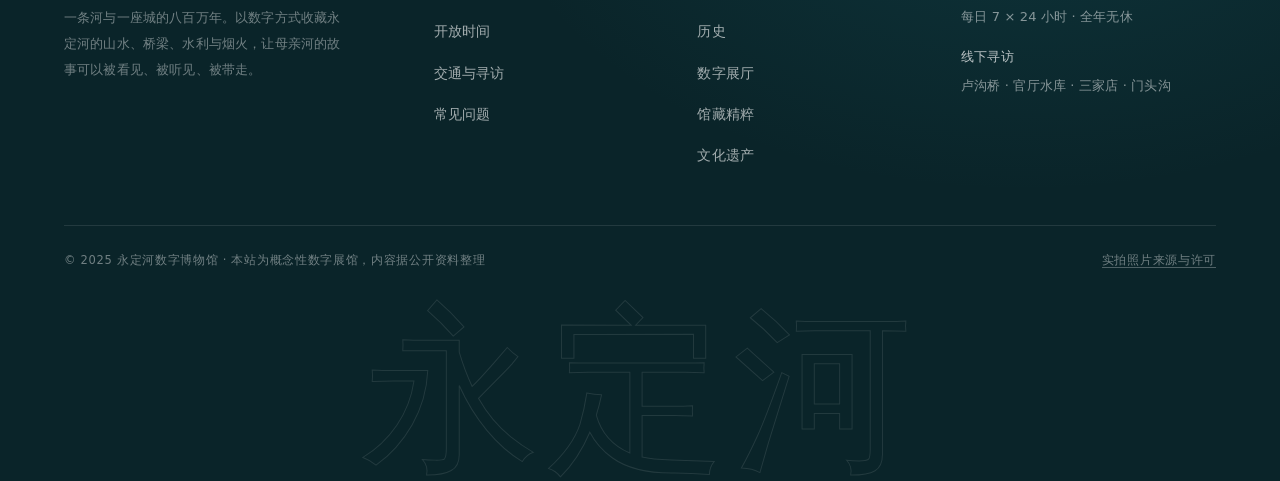
<file: 历史.html>
<!DOCTYPE html>
<html lang="zh-CN">
<head>
<meta charset="UTF-8">
<meta name="viewport" content="width=device-width, initial-scale=1">
<title>永定河的历史 | 从泥河湾到复流 — 永定河数字博物馆</title>
<meta name="description" content="永定河的历史：19 个节点的时间轴，从 200 万年前的泥河湾石片、战国渡口、金代卢沟桥、清代赐名，到官厅水库、断流与 2021 年全线通水；并对比古代与当代永定河的不同作用。">
<meta name="theme-color" content="#08262d">
<link rel="icon" href="data:image/svg+xml,%3Csvg xmlns='http://www.w3.org/2000/svg' viewBox='0 0 100 100'%3E%3Crect width='100' height='100' rx='12' fill='%23b03a2e'/%3E%3Ctext x='50' y='74' font-size='64' text-anchor='middle' fill='%23fff6f2' font-family='serif'%3E永%3C/text%3E%3C/svg%3E">
<link rel="stylesheet" href="系项目/css/全站美化.css">
<script>document.documentElement.classList.add('js');</script>
</head>
<body data-page="history">
<div class="loader" id="loader" role="status" aria-live="polite" aria-label="正在加载">
  <div class="loader__inner">
    <span class="loader__seal" aria-hidden="true">永</span>
    <p class="loader__name">永定河数字博物馆</p>
    <p class="loader__en">Yongding River · Digital Museum</p>
    <div class="loader__bar"><i></i></div>
    <p class="loader__num"><b>0</b></p>
  </div>
</div>

<main id="main">

  <section class="page-hero">
    <div class="page-hero__bg" aria-hidden="true"></div>
    <div class="page-hero__pattern" aria-hidden="true"></div>
    <div class="page-hero__waves" aria-hidden="true">
      <svg viewBox="0 0 1440 140" preserveAspectRatio="none" style="height:120px;width:100%">
        <path d="M0 100c120-40 240 20 360 0s240-60 360-30 240 50 360 20 240-40 360-10v60H0z" fill="#0a2b33" opacity=".6"/>
        <path d="M0 120c140-24 260 18 400 4s280-38 420-14 300 34 440 10 180-16 180-16v36H0z" fill="#082026" opacity=".8"/>
      </svg>
    </div>

    <div class="container">
      <nav class="breadcrumb" aria-label="面包屑导航">
        <a href="首页.html">Home</a><i>/</i><span aria-current="page">History</span>
      </nav>
      <h1 class="page-hero__title">永定河的历史
        <small>A History of the Yongding River</small>
      </h1>
      <p class="page-hero__desc">
        从 200 万年前泥河湾的石片，到 2021 年重新贯通的水流。
        这条河见证过渡口、石桥、堤工与战争，也在最近的几十年里，从一条“必须被管住”的河，变成了市民可以走进去的公园。
      </p>
      <div class="page-hero__meta">
        <div><strong>19 个</strong>时间节点</div>
        <div><strong>6 个</strong>历史时期</div>
        <div><strong>200 万年</strong>人类活动</div>
        <div><strong>2 种</strong>角色：古代 / 现代</div>
      </div>
    </div>
  </section>

  <section class="section" id="timeline" aria-labelledby="tl-title">
    <div class="container">
      <div class="sec-head" data-reveal>
        <p class="eyebrow">Chronicle · 时间轴</p>
        <h2 class="sec-title" id="tl-title">一条河，<em>十四个刻度</em>之外</h2>
        <p class="sec-desc">《永定河志》里挑出的是一条主线；这一页把它铺开：史前、先秦至隋唐、辽金元、明清、近代、当代，六个时期，19 个节点。</p>
      </div>

      <div class="timeline">
        <div class="tl-era"><b>PREHISTORY</b>史前 · 河流与人的相遇</div>
        <div class="tl-item" data-reveal>
          <div class="tl-year"><b>200 万年前</b>约 · 旧石器时代</div>
          <div class="tl-body">
            <h3 class="tl-title">泥河湾的石片 <span>遗址</span></h3>
            <p class="tl-text">永定河上游的泥河湾盆地，古人类在湖畔打制石器、留下灰烬。马圈沟等遗址距今约 190 万年，是东亚早期人类活动最重要的证据之一。</p>
          </div>
        </div>
        <div class="tl-item" data-reveal>
          <div class="tl-year"><b>1 万年前</b>约 · 新石器时代早期</div>
          <div class="tl-body">
            <h3 class="tl-title">东胡林人 <span>遗址</span></h3>
            <p class="tl-text">门头沟东胡林遗址出土的墓葬、螺壳项链与火塘说明：先民已在河畔定居，而不只是路过。这是北京地区最早的一批“家”。</p>
          </div>
        </div>
        <div class="tl-era"><b>ANCIENT</b>先秦—隋唐 · 渡口与城邑</div>
        <div class="tl-item" data-reveal>
          <div class="tl-year"><b>战国</b>公元前 3 世纪前后</div>
          <div class="tl-body">
            <h3 class="tl-title">卢沟古渡 <span>交通</span></h3>
            <p class="tl-text">沿太行山东麓北上、渡永定河而达燕蓟的通道成形。渡口成为兵家必争之地，也是南北商旅的必经之处。</p>
          </div>
        </div>
        <div class="tl-item" data-reveal>
          <div class="tl-year"><b>250</b>曹魏 · 嘉平二年</div>
          <div class="tl-body">
            <h3 class="tl-title">戾陵堰与车箱渠 <span>水利</span></h3>
            <p class="tl-text">镇北将军刘靖在梁山（今石景山一带）筑堰开车箱渠，引㶟水灌溉蓟城南北。这是北京地区有记载的最早大型引水灌溉工程。</p>
          </div>
        </div>
        <div class="tl-item" data-reveal>
          <div class="tl-year"><b>隋唐</b>6—9 世纪</div>
          <div class="tl-body">
            <h3 class="tl-title">幽州的水路 <span>城邑</span></h3>
            <p class="tl-text">永定河时称桑干河、卢沟河，与永济渠、海河水系相连。幽州凭借水路与渡口，成为北方的军事与交通重镇。</p>
          </div>
        </div>
        <div class="tl-era"><b>IMPERIAL</b>辽金元 · 都城与桥</div>
        <div class="tl-item" data-reveal>
          <div class="tl-year"><b>1153</b>金 · 贞元元年</div>
          <div class="tl-body">
            <h3 class="tl-title">金迁都中都 <span>都城</span></h3>
            <p class="tl-text">金朝迁都燕京、改名中都，卢沟渡口成为南方各省进京的门户，渡口之外，一座石桥变得迫切。</p>
          </div>
        </div>
        <div class="tl-item" data-reveal>
          <div class="tl-year"><b>1189—1192</b>金 · 大定至明昌</div>
          <div class="tl-body">
            <h3 class="tl-title">卢沟桥建成 <span>建筑</span></h3>
            <p class="tl-text">十一孔石桥横跨永定河，长 266.5 米，望柱上石狮五百余尊。“卢沟晓月”由此列入燕京八景。</p>
          </div>
        </div>
        <div class="tl-item" data-reveal>
          <div class="tl-year"><b>13 世纪</b>元</div>
          <div class="tl-body">
            <h3 class="tl-title">马可·波罗的记载 <span>文献</span></h3>
            <p class="tl-text">《马可·波罗游记》盛赞这座石桥，欧洲一度称之为“马可·波罗桥”。一条河上的桥，成了西方想象中国的入口。</p>
          </div>
        </div>
        <div class="tl-item" data-reveal>
          <div class="tl-year"><b>元</b>13—14 世纪</div>
          <div class="tl-body">
            <h3 class="tl-title">大都的营建 <span>都城</span></h3>
            <p class="tl-text">城市规模扩大，西山的水、木材与煤炭经永定河河谷运往都城。河不只是水源，也是资源的通道。</p>
          </div>
        </div>
        <div class="tl-era"><b>MING–QING</b>明清 · 堤防与命名</div>
        <div class="tl-item" data-reveal>
          <div class="tl-year"><b>1444</b>明 · 正统九年</div>
          <div class="tl-body">
            <h3 class="tl-title">重修卢沟桥 <span>建筑</span></h3>
            <p class="tl-text">明代对石桥进行重修，桥体与石栏延续至今的基本形制。</p>
          </div>
        </div>
        <div class="tl-item" data-reveal>
          <div class="tl-year"><b>1698</b>清 · 康熙三十七年</div>
          <div class="tl-body">
            <h3 class="tl-title">赐名“永定河” <span>命名</span></h3>
            <p class="tl-text">康熙命于成龙筑堤束水，将“无定河”改名为“永定河”，并在卢沟桥西立碑记事。“永定”二字，从此写进河的名字里。</p>
          </div>
        </div>
        <div class="tl-item" data-reveal>
          <div class="tl-year"><b>清代</b>17—19 世纪</div>
          <div class="tl-body">
            <h3 class="tl-title">堤工与减水坝 <span>水利</span></h3>
            <p class="tl-text">堤线基本成形，减水坝、石堤次第修筑。但此后数百年，这条河仍多次决口——“永定”始终是一个愿望。</p>
          </div>
        </div>
        <div class="tl-era"><b>MODERN</b>近代 · 铁路与战争</div>
        <div class="tl-item" data-reveal>
          <div class="tl-year"><b>1909</b>清末</div>
          <div class="tl-body">
            <h3 class="tl-title">京张铁路通车 <span>铁路</span></h3>
            <p class="tl-text">詹天佑主持修建的京张铁路建成，跨越永定河的桥涵被早期摄影师记录。铁路与古桥，在同一个河谷里并存。</p>
          </div>
        </div>
        <div class="tl-item" data-reveal>
          <div class="tl-year"><b>1937</b>民国二十六年</div>
          <div class="tl-body">
            <h3 class="tl-title">卢沟桥事变 <span>历史</span></h3>
            <p class="tl-text">7 月 7 日夜，日军进攻宛平城，中国守军奋起抵抗。卢沟桥从此不只是桥，而成为民族记忆的坐标。</p>
          </div>
        </div>
        <div class="tl-era"><b>CONTEMPORARY</b>当代 · 水库、断流与复流</div>
        <div class="tl-item" data-reveal>
          <div class="tl-year"><b>1951—1954</b>新中国</div>
          <div class="tl-body">
            <h3 class="tl-title">官厅水库建成 <span>水利</span></h3>
            <p class="tl-text">为根治水患，四万多名建设者用两年半建成新中国第一座大型水库，总库容 41.6 亿立方米，被称为“新中国水利事业的摇篮”。</p>
          </div>
        </div>
        <div class="tl-item" data-reveal>
          <div class="tl-year"><b>1957</b>新中国</div>
          <div class="tl-body">
            <h3 class="tl-title">永定河引水渠通水 <span>供水</span></h3>
            <p class="tl-text">自三家店引水入城，与后来的京密引水渠共同构成北京城市的供水骨架。河与城的关系，从“防洪”转向“供水”。</p>
          </div>
        </div>
        <div class="tl-item" data-reveal>
          <div class="tl-year"><b>1970 年代起</b>当代</div>
          <div class="tl-body">
            <h3 class="tl-title">断流 <span>生态</span></h3>
            <p class="tl-text">上游水库增多、城市用水激增，卢沟桥段逐渐断流。河道成为采砂场与垃圾填埋场，也成了京西最大的风沙源。</p>
          </div>
        </div>
        <div class="tl-item" data-reveal>
          <div class="tl-year"><b>2010—2011</b>当代</div>
          <div class="tl-body">
            <h3 class="tl-title">五湖一线 <span>修复</span></h3>
            <p class="tl-text">永定河绿色生态走廊工程启动，门城湖、莲石湖、晓月湖、宛平湖、园博湖相继建成，恢复水面 400 公顷。2011 年秋，“卢沟晓月”重现。</p>
          </div>
        </div>
        <div class="tl-item" data-reveal>
          <div class="tl-year"><b>2021</b>当代</div>
          <div class="tl-body">
            <h3 class="tl-title">26 年来首次全线通水 <span>重生</span></h3>
            <p class="tl-text">在多年生态补水与综合治理之后，断流多年的永定河重新贯通至入海口。一条河开始复流。</p>
          </div>
        </div>
      </div>
    </div>
  </section>

  <section class="section section--paper2" id="shift" aria-labelledby="shift-title">
    <div class="container">
      <div class="sec-head" data-reveal>
        <p class="eyebrow">Then &amp; Now · 古今</p>
        <h2 class="sec-title" id="shift-title">同一条河，<em>两种身份</em></h2>
        <p class="sec-desc">古代与今天的永定河，走的是两条不同的路：一条被用来灌溉、行船、防御，一条被用来散步、骑行、观鸟。以下五组对比，说的其实是同一件事——人与河的关系变了。</p>
      </div>

      <div class="table-wrap" data-reveal>
        <table class="compare">
          <caption class="sr-only">古代与当代永定河作用对比</caption>
          <thead>
            <tr><th scope="col">维度</th><th scope="col">古代 · 先秦至清末</th><th scope="col">现代 · 1950 年代至今</th></tr>
          </thead>
          <tbody>
              <tr><th scope="row">主要角色</th><td>水源、渡口与漕运通道、军事屏障</td><td>生态廊道、城市公园、地下水回补</td></tr>
              <tr><th scope="row">对城市</th><td>决定城的选址与供水，护城河与宫苑的水源之一</td><td>调节气候、蓄洪排涝、提供休闲与运动空间</td></tr>
              <tr><th scope="row">与人的关系</th><td>依赖与畏惧并存：灌溉、行船、摆渡，也怕它决口</td><td>亲近与观赏：散步、骑行、观鸟、拍照</td></tr>
              <tr><th scope="row">典型场景</th><td>卢沟渡口的商旅、堤上的河工、汛期的抢修</td><td>园博湖的骑行道、晓月湖的晨练、河滩上的观鸟人群</td></tr>
              <tr><th scope="row">一句话</th><td>一条必须被“管控”的河</td><td>一条可以“走进去”的河</td></tr>
          </tbody>
        </table>
      </div>

      <div class="pullquote" style="margin-top:clamp(40px,5vw,64px)" data-reveal>
        今天，永定河最日常的作用，是给市民提供可以散步、骑行、观鸟的公园。
        <cite>—— 从“城外的河”，到“城里的河”</cite>
      </div>

      <div class="grid grid--3" style="margin-top:clamp(36px,4vw,52px)">
        <article class="card-link" data-reveal>
          <span class="exhibit__kicker" style="font-family:var(--latin);font-size:10px;letter-spacing:.22em;color:var(--clay)">01</span>
          <h3 class="card-link__title" style="margin-top:10px">从“用”到“看”</h3>
          <p class="card-link__desc">水从生产资源变成景观资源：过去是灌溉与漕运，今天是湖面、绿道与倒影。</p>
        </article>
        <article class="card-link" data-reveal>
          <span class="exhibit__kicker" style="font-family:var(--latin);font-size:10px;letter-spacing:.22em;color:var(--clay)">02</span>
          <h3 class="card-link__title" style="margin-top:10px">从“防”到“养”</h3>
          <p class="card-link__desc">从筑堤挡水，到生态补水、湿地修复——治理的目标由“不出事”变成“活起来”。</p>
        </article>
        <article class="card-link" data-reveal>
          <span class="exhibit__kicker" style="font-family:var(--latin);font-size:10px;letter-spacing:.22em;color:var(--clay)">03</span>
          <h3 class="card-link__title" style="margin-top:10px">从“城外”到“城里”</h3>
          <p class="card-link__desc">它曾是城市的边界与屏障，如今是城市的一部分，是家门口的一块水面。</p>
        </article>
      </div>
    </div>
  </section>
  <section class="section section--ink" id="impact" aria-labelledby="impact-title">
    <div class="container">
      <div class="sec-head" data-reveal>
        <p class="eyebrow eyebrow--light">Impact · 现代</p>
        <h2 class="sec-title" id="impact-title">这条河，<em>怎样影响今天的城市</em></h2>
        <p class="sec-desc">历史停在过去，影响留在现在。今天的永定河仍在五个方面改变着北京——从脚下一片水面，到城市的一条规划线。</p>
      </div>

      <div class="flist">
        <div class="flist__item" data-reveal>
          <span class="flist__no">01</span>
          <div>
            <h3>滨水空间：一条连续的城市岸线</h3>
            <p>门城湖、莲石湖、晓月湖、宛平湖、园博湖串成“五湖一线”，恢复水面约 400 公顷。加上沿河的郊野公园与绿道，北京西部第一次有了一条可以从山脚一路走到城区的连续水岸。</p>
          </div>
        </div>
        <div class="flist__item" data-reveal>
          <span class="flist__no">02</span>
          <div>
            <h3>生态：水回来了，鸟也跟着回来了</h3>
            <p>连年生态补水之后，河道重新见水，河滩湿地逐步恢复，黑鹳等水鸟重新出现在卢沟桥以下的河段；长期超采的西部地下水位也出现回升。</p>
          </div>
        </div>
        <div class="flist__item" data-reveal>
          <span class="flist__no">03</span>
          <div>
            <h3>安全：城市仍要靠着它调蓄洪水</h3>
            <p>官厅水库与三家店引水渠今天仍在供水体系中承担备用与调蓄功能；下游的堤防与蓄滞洪区，依旧是北京西部防洪的底线。</p>
          </div>
        </div>
        <div class="flist__item" data-reveal>
          <span class="flist__no">04</span>
          <div>
            <h3>文化：西山永定河文化带</h3>
            <p>2017 年《北京城市总体规划》提出三条文化带，西山永定河文化带是其中之一。卢沟桥、宛平城、潭柘寺、爨底下被串成一条线，“卢沟晓月”也从诗句回到了实景。</p>
          </div>
        </div>
        <div class="flist__item" data-reveal>
          <span class="flist__no">05</span>
          <div>
            <h3>城市更新：从钢城到冬奥</h3>
            <p>首钢搬迁之后，老厂区成为冬奥组委会所在地，新首钢大桥跨河而过。京西的产业、人口与交通，正在沿着这条河重新排布。</p>
          </div>
        </div>
      </div>

      <p class="impact__note" data-reveal>一条河对现代城市的影响，最后落在一件事上：它不再只是被治理的对象，而是城市生活的一部分。</p>
    </div>
  </section>
  <section class="section" aria-labelledby="more-title">
    <div class="container">
      <div class="split split--wide-left">
        <div data-reveal="left">
          <p class="eyebrow">Continue · 继续</p>
          <h2 class="sec-title" id="more-title" style="font-size:clamp(24px,2.8vw,36px)">历史之外，还有地理与物件</h2>
          <p class="sec-desc">时间轴讲的是“什么时候发生了什么”；《永定河志》讲的是这条河从哪里来、如何流动；馆藏精粹里则是具体的石头、青铜与照片。</p>
          <div style="margin-top:26px;display:flex;flex-wrap:wrap;gap:14px">
            <a class="btn btn--ghost btn--sm" href="永定河志.html">永定河志</a>
            <a class="btn btn--ghost btn--sm" href="馆藏精粹.html">馆藏精粹</a>
            <a class="btn btn--ghost btn--sm" href="数字展厅.html">数字展厅</a>
          </div>
        </div>
        <figure class="art-frame" data-reveal="right" style="margin:0">
          <img src="系项目/图/historic-bridge.jpg" alt="清末京张铁路跨越永定河的桥梁老照片" loading="lazy">
          <figcaption class="art-frame__cap">京张铁路永定河 12 号桥 <em>谭景棠 / 公有领域</em></figcaption>
        </figure>
      </div>
    </div>
  </section>

  <section class="section cta-band" aria-labelledby="cta-title">
    <div class="cta-band__bg" aria-hidden="true"></div>
    <div class="container">
      <div data-reveal="left">
        <p class="eyebrow eyebrow--light">Next · 下一站</p>
        <h2 id="cta-title" style="margin-top:18px">顺着时间走进展厅</h2>
        <p>历史是背景，展厅是现场。六个展厅按“河的来历—文明—桥—治水—烟火—重生”排列，可以接着读下去。</p>
      </div>
      <div style="display:flex;flex-wrap:wrap;gap:14px" data-reveal="right">
        <a class="btn btn--light" href="数字展厅.html">进入数字展厅
          <svg class="btn__arrow" width="18" height="18" viewBox="0 0 24 24" aria-hidden="true"><use href="#i-arrow"/></svg>
        </a>
        <a class="btn btn--light" href="永定河志.html">回到永定河志</a>
      </div>
    </div>
  </section>

</main>

<script src="系项目/Java/布局设计.js"></script>
</body>
</html>
</file>
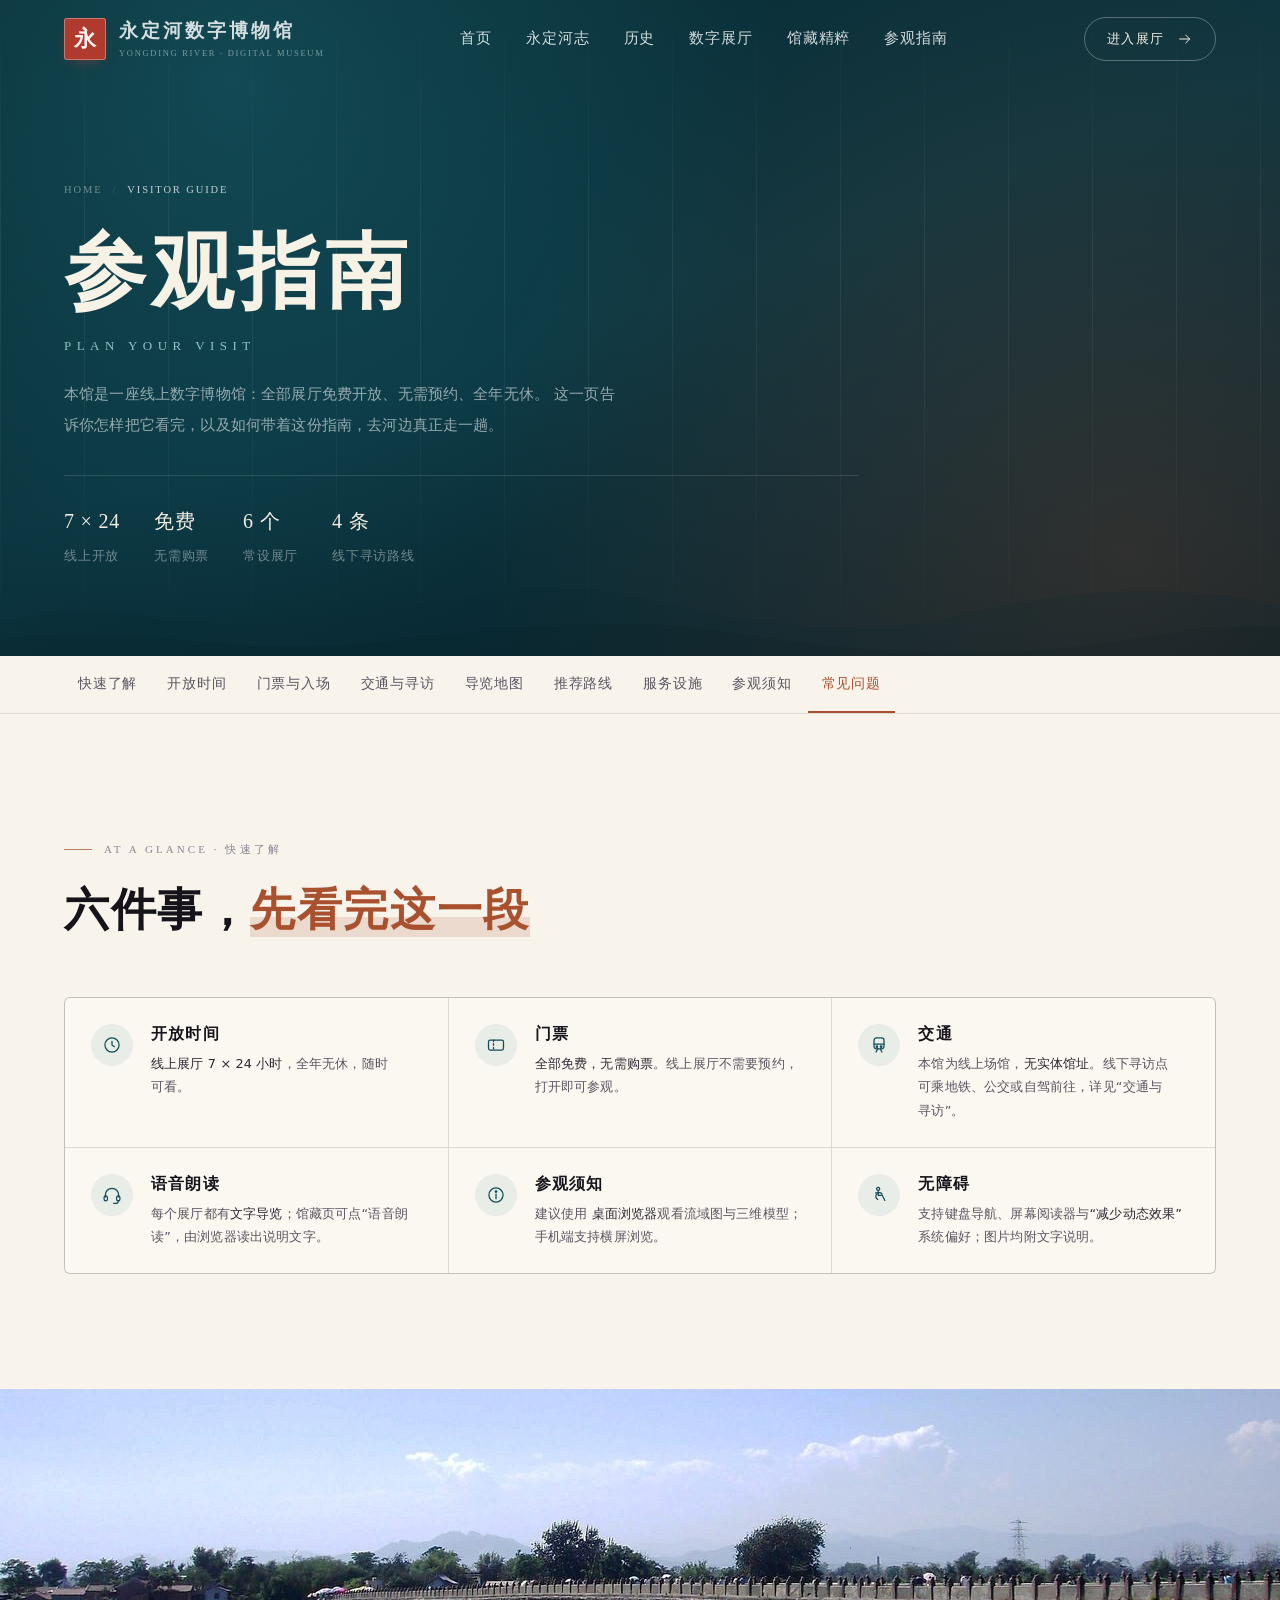
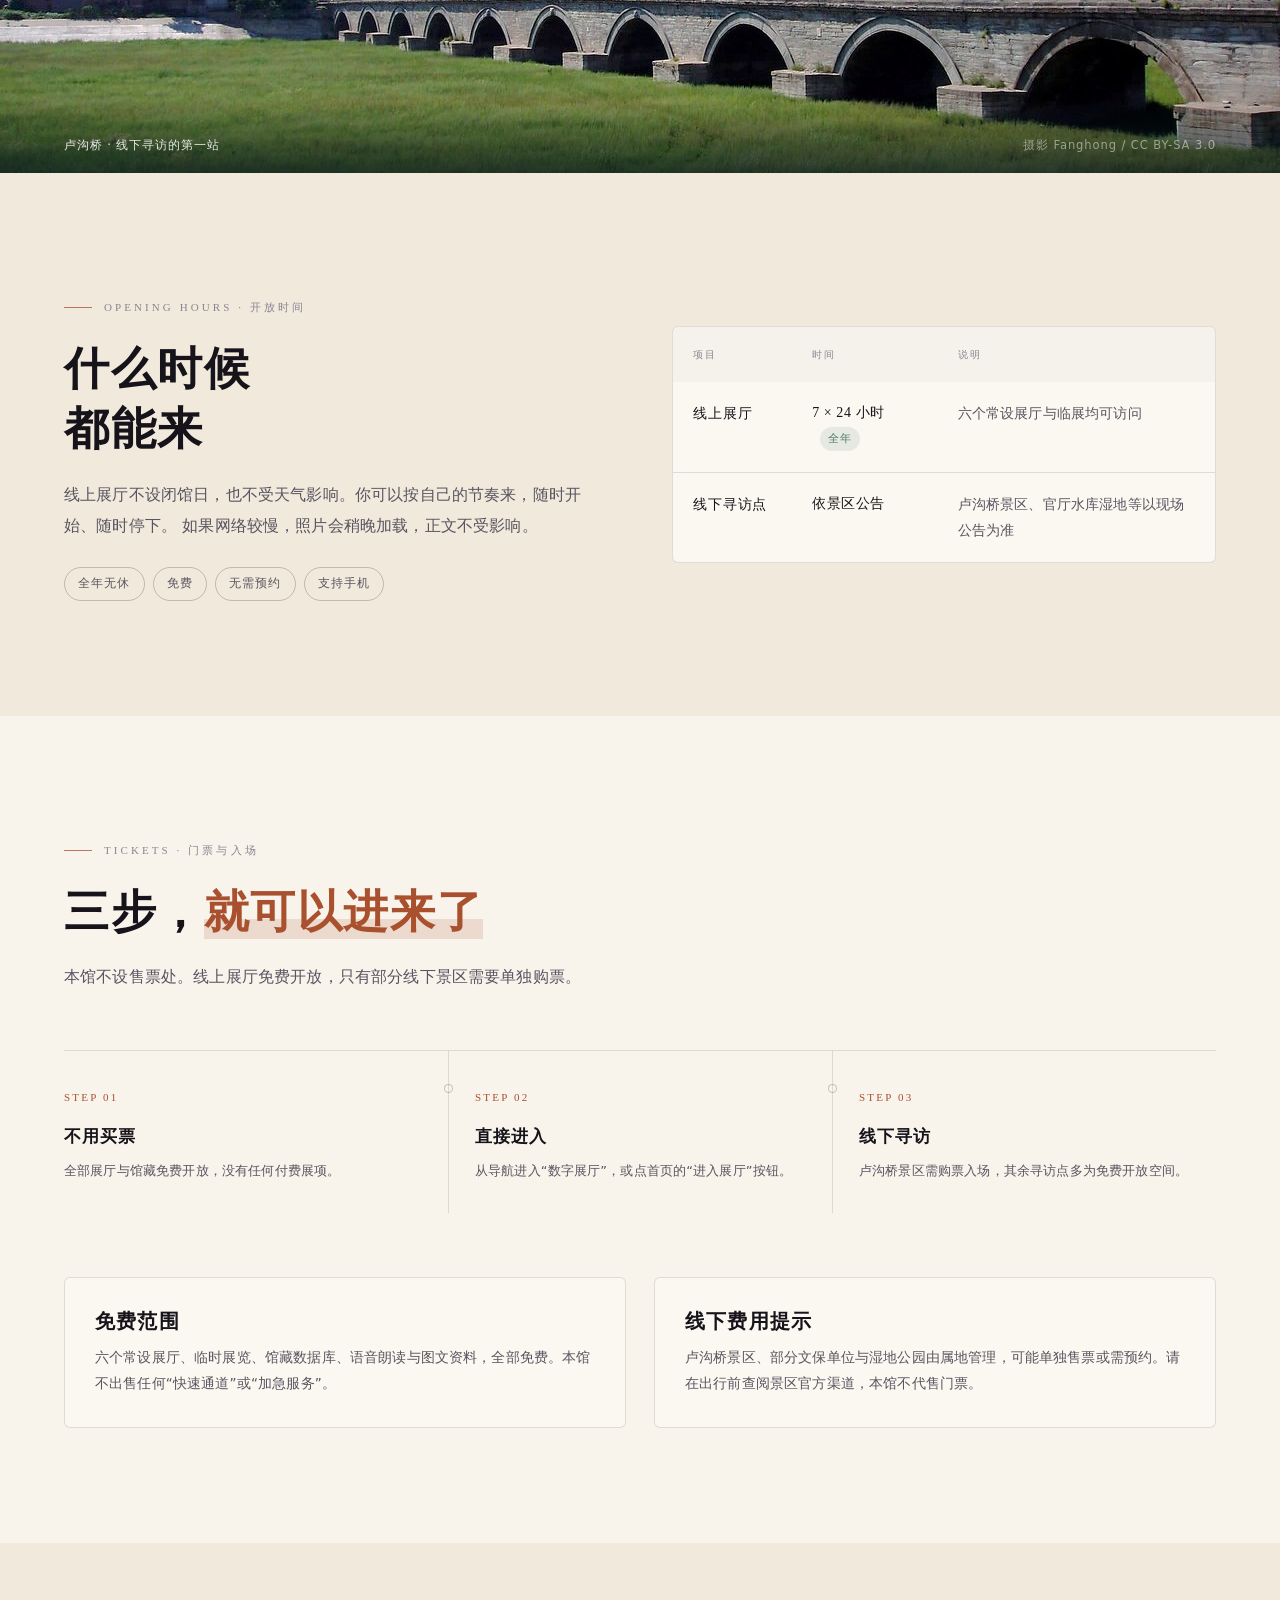
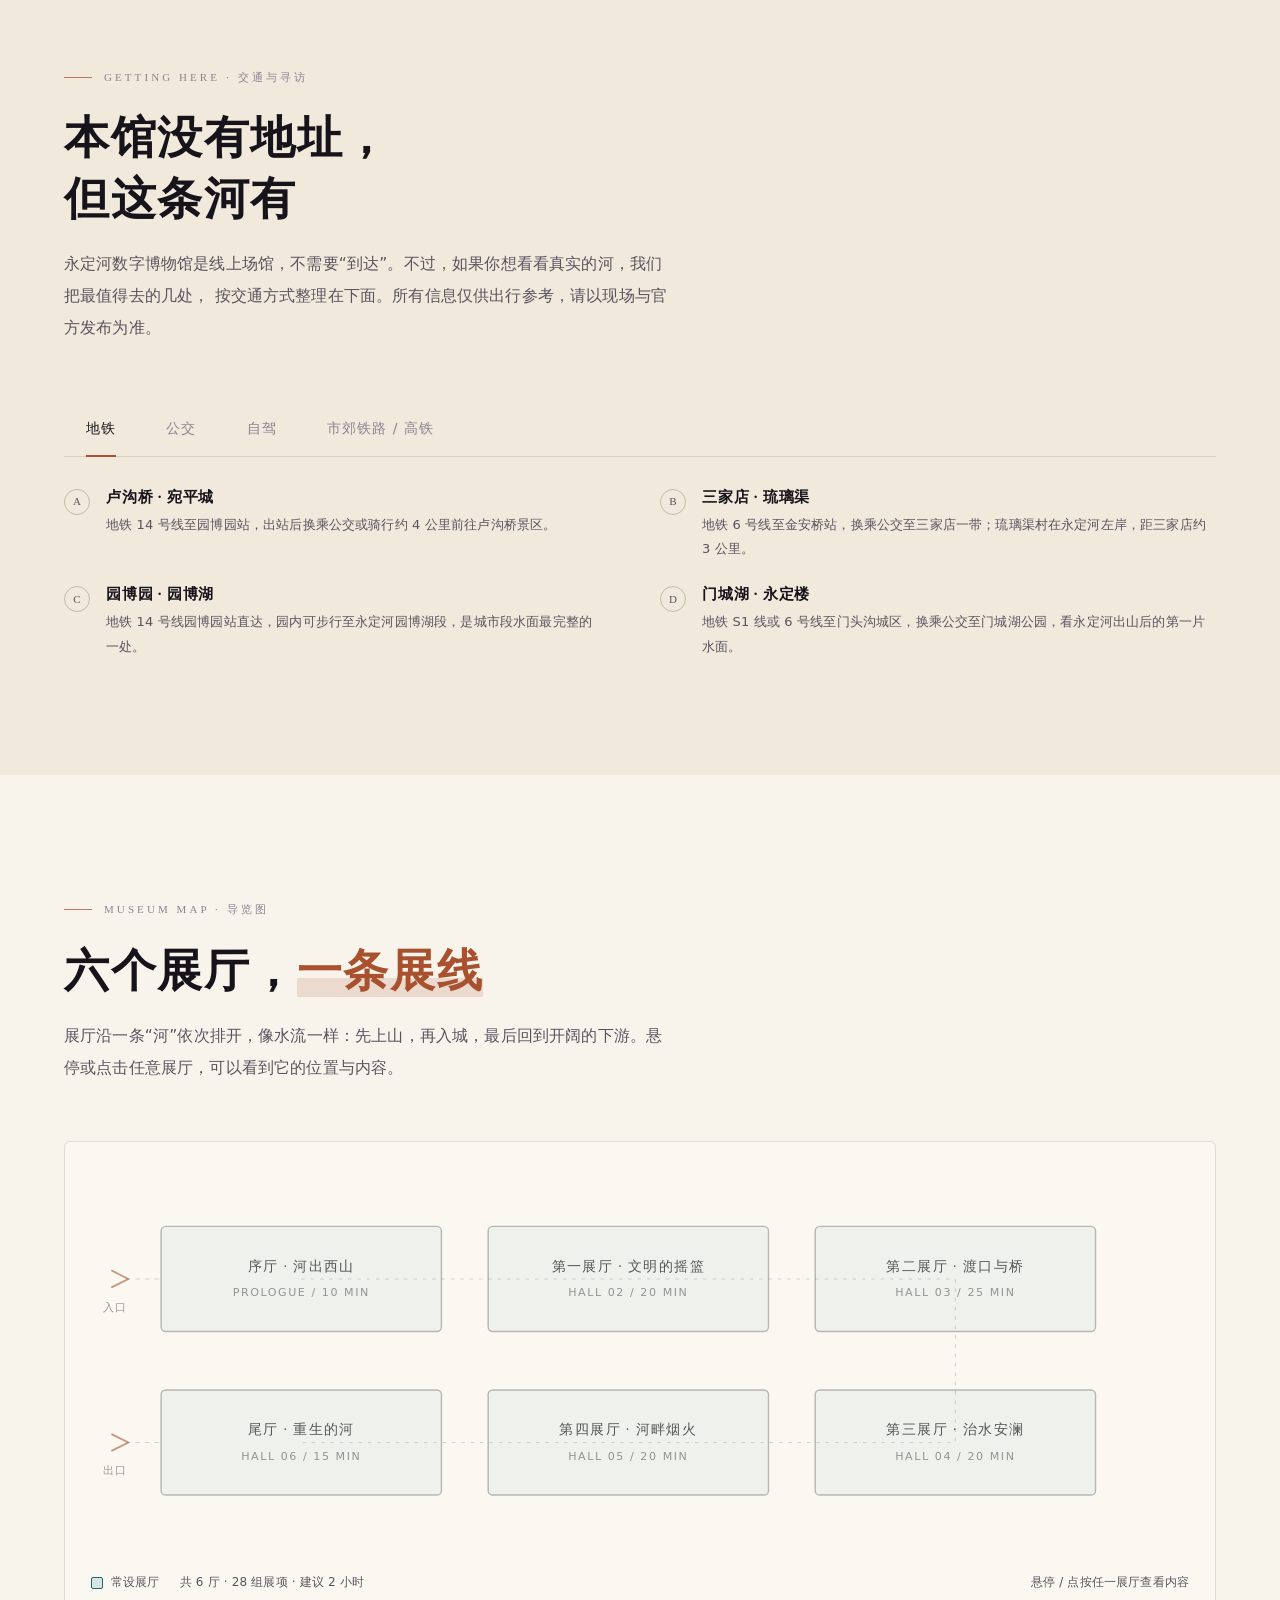
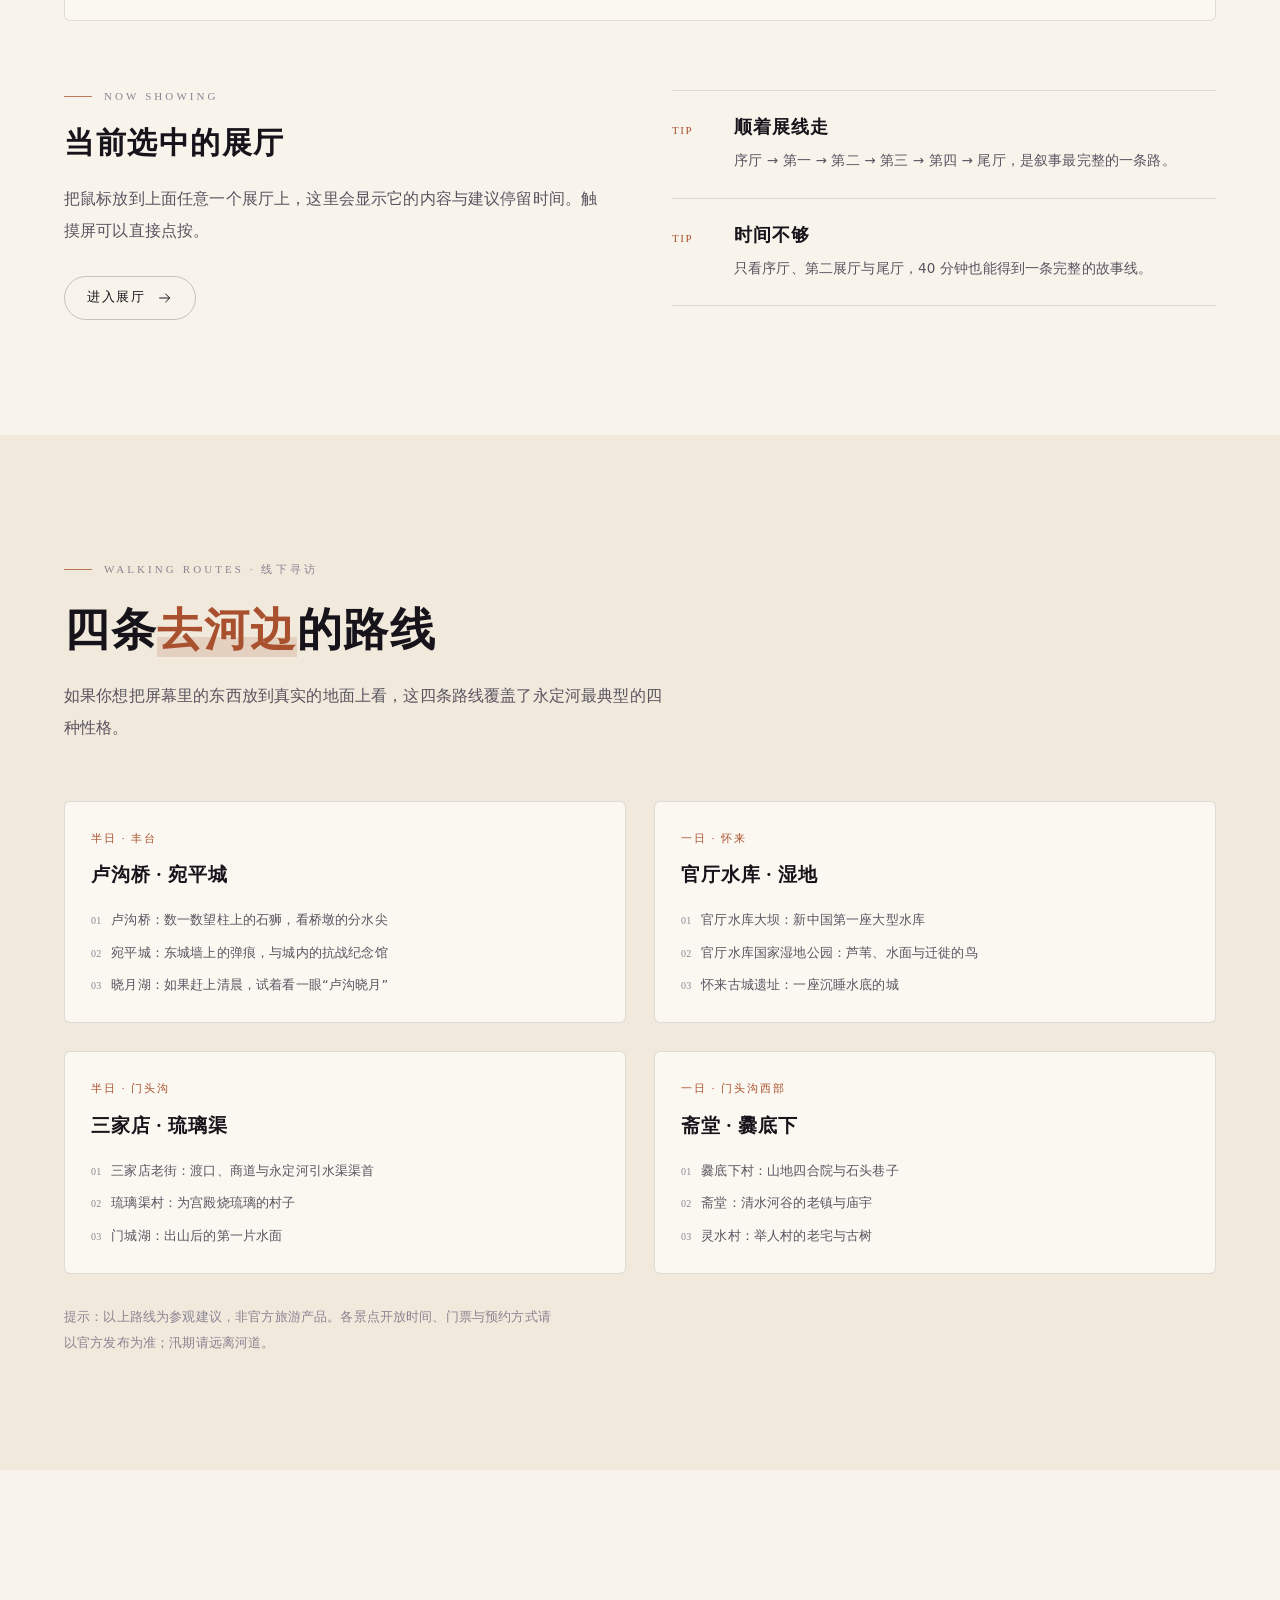
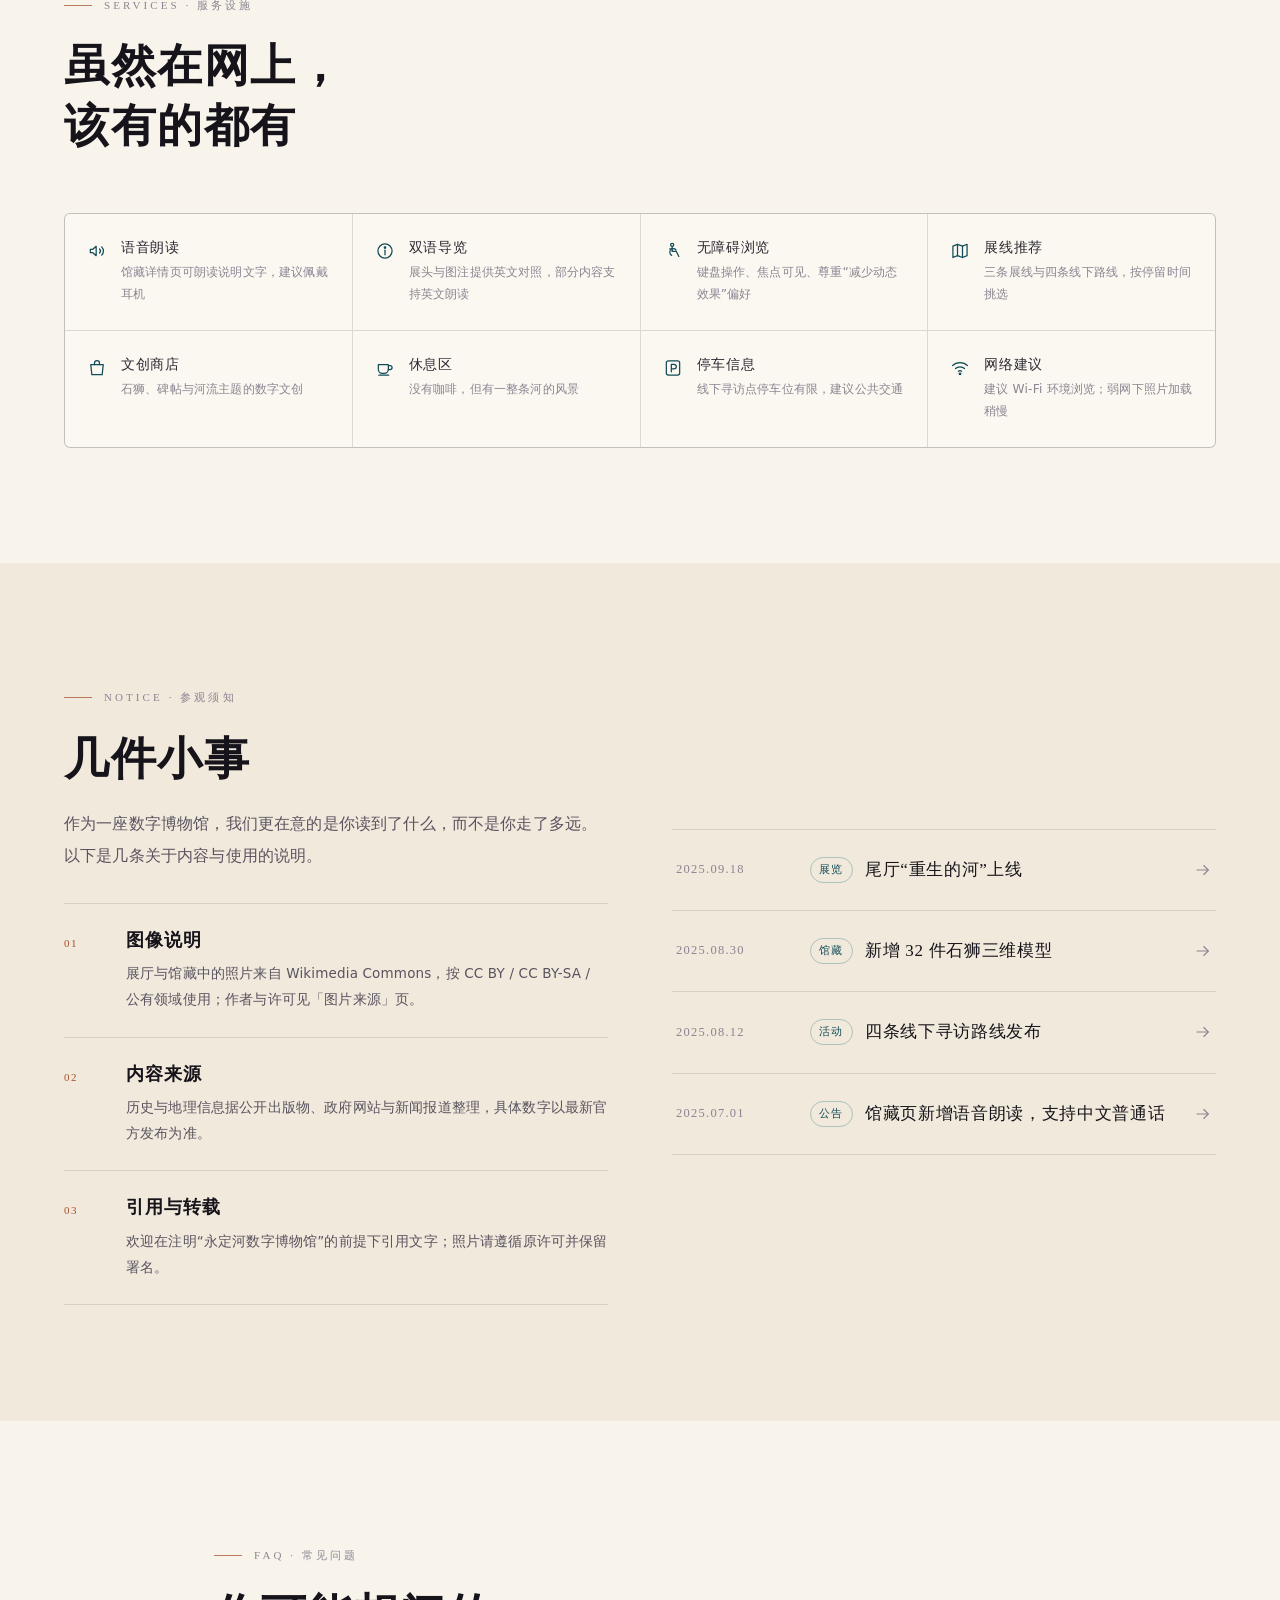
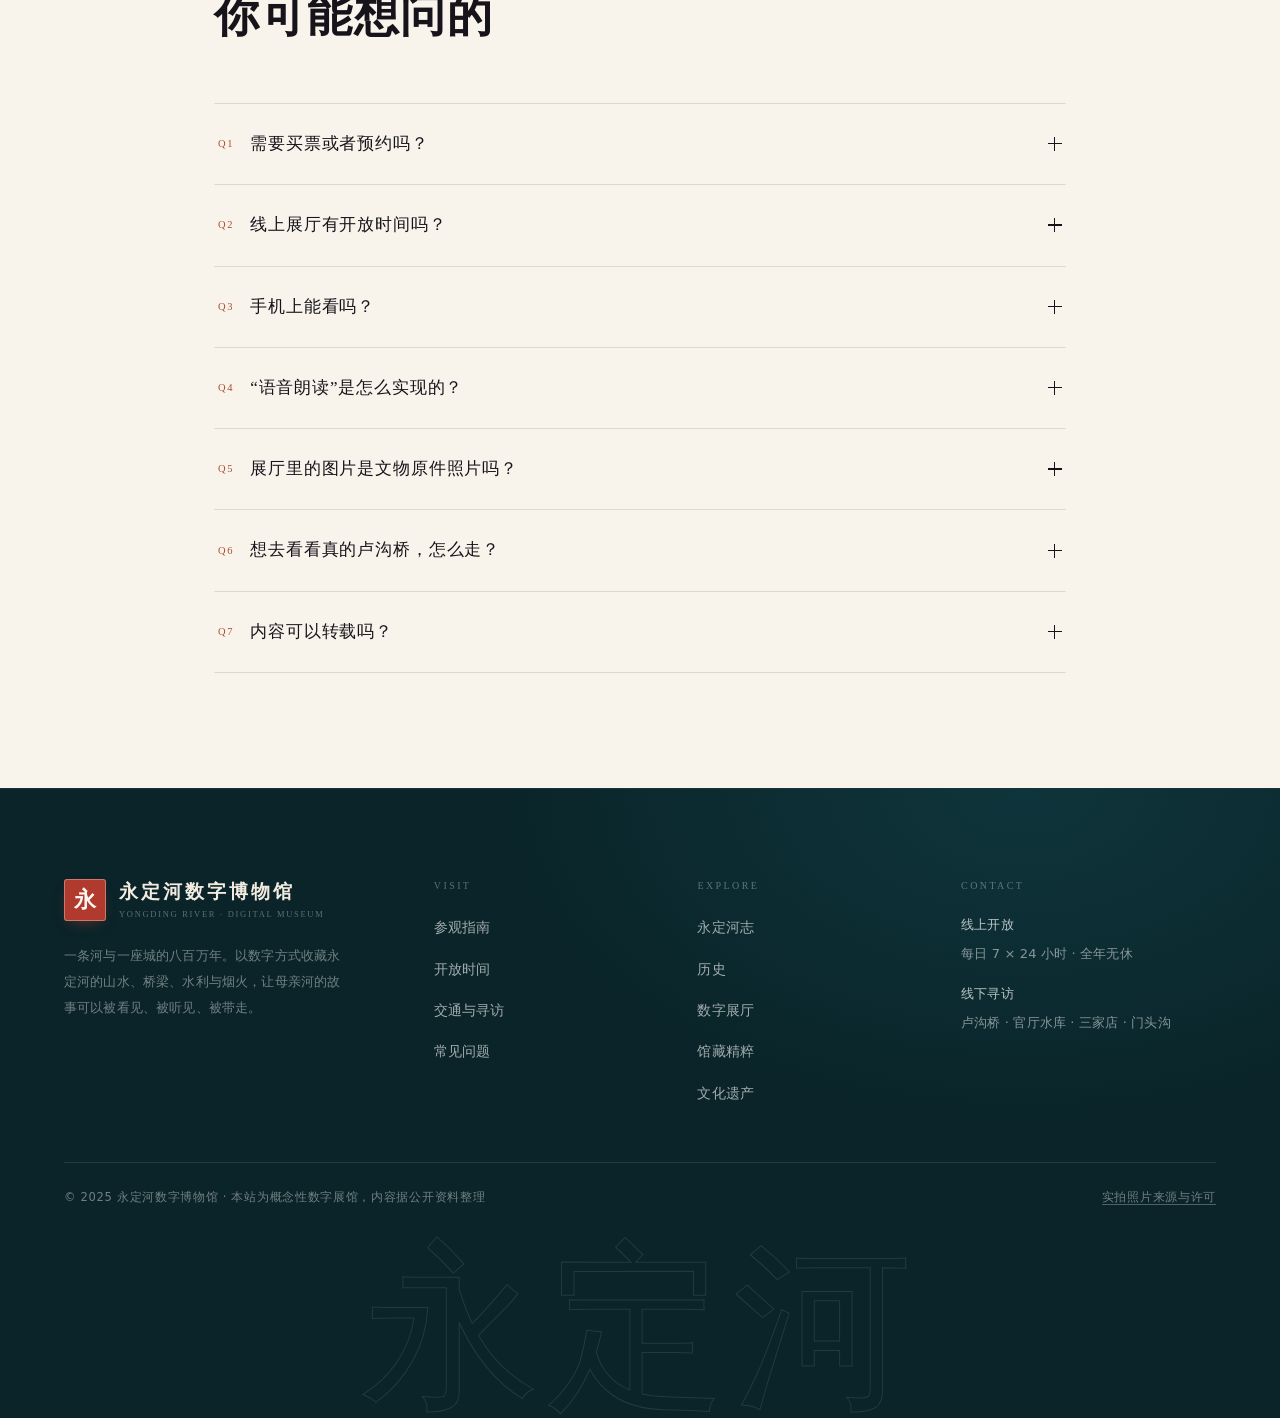
<file: 参观指南.html>
<!DOCTYPE html>
<html lang="zh-CN" class="guide-page">
<head>
<meta charset="UTF-8">
<meta name="viewport" content="width=device-width, initial-scale=1">
<title>参观指南 | 开放时间 · 交通 · 导览 · 服务 · 常见问题 — 永定河数字博物馆</title>
<meta name="description" content="永定河数字博物馆参观指南：开放时间、门票与入场、线上导览地图、交通与线下寻访路线、服务设施、参观须知与常见问题。">
<meta name="theme-color" content="#08262d">
<link rel="icon" href="data:image/svg+xml,%3Csvg xmlns='http://www.w3.org/2000/svg' viewBox='0 0 100 100'%3E%3Crect width='100' height='100' rx='12' fill='%23b03a2e'/%3E%3Ctext x='50' y='74' font-size='64' text-anchor='middle' fill='%23fff6f2' font-family='serif'%3E永%3C/text%3E%3C/svg%3E">
<link rel="stylesheet" href="系项目/css/全站美化.css">
<script>document.documentElement.classList.add('js');</script>
</head>
<body data-page="guide">
<div class="loader" id="loader" role="status" aria-live="polite" aria-label="正在加载">
  <div class="loader__inner">
    <span class="loader__seal" aria-hidden="true">永</span>
    <p class="loader__name">永定河数字博物馆</p>
    <p class="loader__en">Yongding River · Digital Museum</p>
    <div class="loader__bar"><i></i></div>
    <p class="loader__num"><b>0</b></p>
  </div>
</div>

<main id="main">

  <section class="page-hero">
    <div class="page-hero__bg" aria-hidden="true"></div>
    <div class="page-hero__pattern" aria-hidden="true"></div>
    <div class="page-hero__waves" aria-hidden="true">
      <svg viewBox="0 0 1440 140" preserveAspectRatio="none" style="height:120px;width:100%">
        <path d="M0 100c120-40 240 20 360 0s240-60 360-30 240 50 360 20 240-40 360-10v60H0z" fill="#0a2b33" opacity=".6"/>
        <path d="M0 120c140-24 260 18 400 4s280-38 420-14 300 34 440 10 180-16 180-16v36H0z" fill="#082026" opacity=".8"/>
      </svg>
    </div>

    <div class="container">
      <nav class="breadcrumb" aria-label="面包屑导航">
        <a href="首页.html">Home</a><i>/</i><span aria-current="page">Visitor Guide</span>
      </nav>
      <h1 class="page-hero__title">参观指南
        <small>Plan Your Visit</small>
      </h1>
      <p class="page-hero__desc">
        本馆是一座线上数字博物馆：全部展厅免费开放、无需预约、全年无休。
        这一页告诉你怎样把它看完，以及如何带着这份指南，去河边真正走一趟。
      </p>
      <div class="page-hero__meta">
        <div><strong>7 × 24</strong>线上开放</div>
        <div><strong>免费</strong>无需购票</div>
        <div><strong>6 个</strong>常设展厅</div>
        <div><strong>4 条</strong>线下寻访路线</div>
      </div>
    </div>
  </section>

  <nav class="guide-nav" aria-label="参观指南导航" data-spy>
    <ul>
      <li><a href="#quick">快速了解</a></li>
      <li><a href="#hours">开放时间</a></li>
      <li><a href="#booking">门票与入场</a></li>
      <li><a href="#transport">交通与寻访</a></li>
      <li><a href="#plan">导览地图</a></li>
      <li><a href="#route">推荐路线</a></li>
      <li><a href="#services">服务设施</a></li>
      <li><a href="#notice">参观须知</a></li>
      <li><a href="#faq">常见问题</a></li>
    </ul>
  </nav>

  <section class="section" id="quick" aria-labelledby="quick-title">
    <div class="container">
      <div class="sec-head" data-reveal>
        <p class="eyebrow">At a Glance · 快速了解</p>
        <h2 class="sec-title" id="quick-title">六件事，<em>先看完这一段</em></h2>
      </div>

      <div class="quick-grid" data-reveal="fade">
        <div class="quick">
          <span class="quick__icon" aria-hidden="true"><svg width="20" height="20" viewBox="0 0 24 24"><use href="#i-clock"/></svg></span>
          <div>
            <h3>开放时间</h3>
            <p><b>线上展厅 7 × 24 小时</b>，全年无休，随时可看。</p>
          </div>
        </div>
        <div class="quick">
          <span class="quick__icon" aria-hidden="true"><svg width="20" height="20" viewBox="0 0 24 24"><use href="#i-ticket"/></svg></span>
          <div>
            <h3>门票</h3>
            <p><b>全部免费，无需购票</b>。线上展厅不需要预约，打开即可参观。</p>
          </div>
        </div>
        <div class="quick">
          <span class="quick__icon" aria-hidden="true"><svg width="20" height="20" viewBox="0 0 24 24"><use href="#i-train"/></svg></span>
          <div>
            <h3>交通</h3>
            <p>本馆为线上场馆，<b>无实体馆址</b>。线下寻访点可乘地铁、公交或自驾前往，详见“交通与寻访”。</p>
          </div>
        </div>
        <div class="quick">
          <span class="quick__icon" aria-hidden="true"><svg width="20" height="20" viewBox="0 0 24 24"><use href="#i-headset"/></svg></span>
          <div>
            <h3>语音朗读</h3>
            <p>每个展厅都有<b>文字导览</b>；馆藏页可点“语音朗读”，由浏览器读出说明文字。</p>
          </div>
        </div>
        <div class="quick">
          <span class="quick__icon" aria-hidden="true"><svg width="20" height="20" viewBox="0 0 24 24"><use href="#i-info"/></svg></span>
          <div>
            <h3>参观须知</h3>
            <p>建议使用 <b>桌面浏览器</b>观看流域图与三维模型；手机端支持横屏浏览。</p>
          </div>
        </div>
        <div class="quick">
          <span class="quick__icon" aria-hidden="true"><svg width="20" height="20" viewBox="0 0 24 24"><use href="#i-access"/></svg></span>
          <div>
            <h3>无障碍</h3>
            <p>支持键盘导航、屏幕阅读器与<b>“减少动态效果”</b>系统偏好；图片均附文字说明。</p>
          </div>
        </div>
      </div>
    </div>
  </section>

  <figure class="photo-band">
    <img src="系项目/图/lugou-01.jpg" alt="卢沟桥全景，可见十一孔连拱与河滩" loading="lazy">
    <figcaption class="photo-band__cap">
      <span>卢沟桥 · 线下寻访的第一站</span>
      <em>摄影 Fanghong / CC BY-SA 3.0</em>
    </figcaption>
  </figure>

  <section class="section section--paper2" id="hours" aria-labelledby="hours-title">
    <div class="container">
      <div class="split">
        <div data-reveal="left">
          <p class="eyebrow">Opening Hours · 开放时间</p>
          <h2 class="sec-title" id="hours-title">什么时候<br>都能来</h2>
          <p class="sec-desc">
            线上展厅不设闭馆日，也不受天气影响。你可以按自己的节奏来，随时开始、随时停下。
            如果网络较慢，照片会稍晚加载，正文不受影响。
          </p>
          <div class="tags" style="margin-top:24px">
            <span>全年无休</span><span>免费</span><span>无需预约</span><span>支持手机</span>
          </div>
        </div>

        <div class="table-wrap" data-reveal="right">
          <table class="info-table">
            <caption class="sr-only">永定河数字博物馆开放时间表</caption>
            <thead>
              <tr><th scope="col">项目</th><th scope="col">时间</th><th scope="col">说明</th></tr>
            </thead>
            <tbody>
              <tr>
                <th scope="row">线上展厅</th>
                <td class="time">7 × 24 小时<span class="tag">全年</span></td>
                <td>六个常设展厅与临展均可访问</td>
              </tr>
              <tr>
                <th scope="row">线下寻访点</th>
                <td class="time">依景区公告</td>
                <td>卢沟桥景区、官厅水库湿地等以现场公告为准</td>
              </tr>
            </tbody>
          </table>
        </div>
      </div>
    </div>
  </section>

  <section class="section" id="booking" aria-labelledby="booking-title">
    <div class="container">
      <div class="sec-head" data-reveal>
        <p class="eyebrow">Tickets · 门票与入场</p>
        <h2 class="sec-title" id="booking-title">三步，<em>就可以进来了</em></h2>
        <p class="sec-desc">本馆不设售票处。线上展厅免费开放，只有部分线下景区需要单独购票。</p>
      </div>

      <div class="steps" data-reveal="fade">
        <div class="step">
          <span class="step__no">STEP 01</span>
          <h3>不用买票</h3>
          <p>全部展厅与馆藏免费开放，没有任何付费展项。</p>
          <span class="step__line" aria-hidden="true"></span>
        </div>
        <div class="step">
          <span class="step__no">STEP 02</span>
          <h3>直接进入</h3>
          <p>从导航进入“数字展厅”，或点首页的“进入展厅”按钮。</p>
          <span class="step__line" aria-hidden="true"></span>
        </div>
        <div class="step">
          <span class="step__no">STEP 03</span>
          <h3>线下寻访</h3>
          <p>卢沟桥景区需购票入场，其余寻访点多为免费开放空间。</p>
        </div>
      </div>

      <div class="grid grid--2" style="margin-top:clamp(40px,5vw,64px)">
        <article class="card-link" data-reveal>
          <h3 class="card-link__title">免费范围</h3>
          <p class="card-link__desc">六个常设展厅、临时展览、馆藏数据库、语音朗读与图文资料，全部免费。本馆不出售任何“快速通道”或“加急服务”。</p>
        </article>
        <article class="card-link" data-reveal>
          <h3 class="card-link__title">线下费用提示</h3>
          <p class="card-link__desc">卢沟桥景区、部分文保单位与湿地公园由属地管理，可能单独售票或需预约。请在出行前查阅景区官方渠道，本馆不代售门票。</p>
        </article>
      </div>
    </div>
  </section>

  <section class="section section--paper2" id="transport" aria-labelledby="transport-title">
    <div class="container">
      <div class="sec-head" data-reveal>
        <p class="eyebrow">Getting Here · 交通与寻访</p>
        <h2 class="sec-title" id="transport-title">本馆没有地址，<br>但这条河有</h2>
        <p class="sec-desc">
          永定河数字博物馆是线上场馆，不需要“到达”。不过，如果你想看看真实的河，我们把最值得去的几处，
          按交通方式整理在下面。所有信息仅供出行参考，请以现场与官方发布为准。
        </p>
      </div>

      <div class="tabs" data-tabs data-reveal="fade">
        <div class="tabs__nav" role="tablist" aria-label="交通方式">
          <button class="tab-btn" type="button" role="tab" id="tab-metro" aria-controls="panel-metro" aria-selected="true" tabindex="0">地铁</button>
          <button class="tab-btn" type="button" role="tab" id="tab-bus" aria-controls="panel-bus" aria-selected="false" tabindex="-1">公交</button>
          <button class="tab-btn" type="button" role="tab" id="tab-car" aria-controls="panel-car" aria-selected="false" tabindex="-1">自驾</button>
          <button class="tab-btn" type="button" role="tab" id="tab-rail" aria-controls="panel-rail" aria-selected="false" tabindex="-1">市郊铁路 / 高铁</button>
        </div>

        <div class="tab-panel" id="panel-metro" role="tabpanel" aria-labelledby="tab-metro">
          <div class="transport">
            <div class="transport__item">
              <span class="transport__badge">A</span>
              <div><h4>卢沟桥 · 宛平城</h4><p>地铁 14 号线至园博园站，出站后换乘公交或骑行约 4 公里前往卢沟桥景区。</p></div>
            </div>
            <div class="transport__item">
              <span class="transport__badge">B</span>
              <div><h4>三家店 · 琉璃渠</h4><p>地铁 6 号线至金安桥站，换乘公交至三家店一带；琉璃渠村在永定河左岸，距三家店约 3 公里。</p></div>
            </div>
            <div class="transport__item">
              <span class="transport__badge">C</span>
              <div><h4>园博园 · 园博湖</h4><p>地铁 14 号线园博园站直达，园内可步行至永定河园博湖段，是城市段水面最完整的一处。</p></div>
            </div>
            <div class="transport__item">
              <span class="transport__badge">D</span>
              <div><h4>门城湖 · 永定楼</h4><p>地铁 S1 线或 6 号线至门头沟城区，换乘公交至门城湖公园，看永定河出山后的第一片水面。</p></div>
            </div>
          </div>
        </div>

        <div class="tab-panel" id="panel-bus" role="tabpanel" aria-labelledby="tab-bus" hidden>
          <div class="transport">
            <div class="transport__item">
              <span class="transport__badge">A</span>
              <div><h4>卢沟桥 / 抗战雕塑园</h4><p>多条公交线路可达卢沟桥与抗战雕塑园一带，具体线路与班次请用地图 App 查询实时信息。</p></div>
            </div>
            <div class="transport__item">
              <span class="transport__badge">B</span>
              <div><h4>门头沟城区</h4><p>由市区乘公交至门头沟城区，再换乘区内线路前往三家店、琉璃渠、妙峰山方向。</p></div>
            </div>
            <div class="transport__item">
              <span class="transport__badge">C</span>
              <div><h4>斋堂 · 爨底下</h4><p>由门头沟城区乘长途公交至斋堂，再换乘乡村线路或包车前往爨底下村、灵水村。</p></div>
            </div>
            <div class="transport__item">
              <span class="transport__badge">D</span>
              <div><h4>提示</h4><p>京西山区线路班次较少，建议上午出发，并预留返程时间。</p></div>
            </div>
          </div>
        </div>

        <div class="tab-panel" id="panel-car" role="tabpanel" aria-labelledby="tab-car" hidden>
          <div class="transport">
            <div class="transport__item">
              <span class="transport__badge">A</span>
              <div><h4>卢沟桥</h4><p>京港澳高速杜家坎出口，沿卢沟桥南路向西即达。景区周边有停车场，节假日车位紧张。</p></div>
            </div>
            <div class="transport__item">
              <span class="transport__badge">B</span>
              <div><h4>官厅水库</h4><p>经京藏高速或京新高速至怀来，转地方道路前往官厅水库国家湿地公园，全程约 2 小时。</p></div>
            </div>
            <div class="transport__item">
              <span class="transport__badge">C</span>
              <div><h4>三家店 · 琉璃渠</h4><p>沿阜石路西行至门头沟，转入 109 国道辅线，三家店与琉璃渠均有停车空间。</p></div>
            </div>
            <div class="transport__item">
              <span class="transport__badge">D</span>
              <div><h4>提示</h4><p>山区道路弯多坡陡，雨雪天气注意路况；部分河段为水源保护区，请勿驶入河道。</p></div>
            </div>
          </div>
        </div>

        <div class="tab-panel" id="panel-rail" role="tabpanel" aria-labelledby="tab-rail" hidden>
          <div class="transport">
            <div class="transport__item">
              <span class="transport__badge">A</span>
              <div><h4>京张高铁 · 怀来站</h4><p>由北京北站乘京张高铁至怀来站（约 40 分钟），转乘当地交通前往官厅水库湿地公园。</p></div>
            </div>
            <div class="transport__item">
              <span class="transport__badge">B</span>
              <div><h4>市郊铁路 · 门头沟方向</h4><p>市郊铁路线路可至门头沟方向，出站后换乘公交前往三家店、妙峰山一带。</p></div>
            </div>
            <div class="transport__item">
              <span class="transport__badge">C</span>
              <div><h4>沿线看点</h4><p>乘京张高铁穿越官厅山峡，车窗外正是永定河切开西山的那一段——建议靠窗。</p></div>
            </div>
            <div class="transport__item">
              <span class="transport__badge">D</span>
              <div><h4>提示</h4><p>车次与开行时间以铁路 12306 为准，山区线路受天气影响可能调整。</p></div>
            </div>
          </div>
        </div>
      </div>
    </div>
  </section>

  <section class="section" id="plan" aria-labelledby="plan-title">
    <div class="container">
      <div class="sec-head" data-reveal>
        <p class="eyebrow">Museum Map · 导览图</p>
        <h2 class="sec-title" id="plan-title">六个展厅，<em>一条展线</em></h2>
        <p class="sec-desc">展厅沿一条“河”依次排开，像水流一样：先上山，再入城，最后回到开阔的下游。悬停或点击任意展厅，可以看到它的位置与内容。</p>
      </div>

      <div class="plan" data-plan data-reveal>
          <svg viewBox="0 0 940 330" role="img" aria-label="六个展厅的导览平面图：序厅、第一展厅、第二展厅在上排，第三、第四展厅与尾厅在下排">
            <!-- 连接动线 -->
            <path class="plan__axis" d="M180 95H740V235H180"/>
            <path class="plan__axis" d="M30 95h30M30 235h30" style="stroke-dasharray:4 4"/>

            <!-- 入口 / 出口 -->
            <path d="M18 88l14 7-14 7" fill="none" stroke="rgba(169,80,46,.6)" stroke-width="1.6" stroke-linecap="round" stroke-linejoin="round"/>
            <text class="plan__label--sm" x="10" y="122">入口</text>
            <path d="M18 228l14 7-14 7" fill="none" stroke="rgba(169,80,46,.6)" stroke-width="1.6" stroke-linecap="round" stroke-linejoin="round"/>
            <text class="plan__label--sm" x="10" y="262">出口</text>

            <!-- 上排 -->
            <rect class="plan__room" x="60" y="50" width="240" height="90" rx="4" tabindex="0" role="button"
              data-room="序厅 · 河出西山：流域沙盘、两源汇流、山峡切片、出山口。建议停留 10 分钟。"/>
            <text class="plan__label" x="180" y="88" text-anchor="middle">序厅 · 河出西山</text>
            <text class="plan__label--sm" x="180" y="110" text-anchor="middle">PROLOGUE / 10 MIN</text>

            <rect class="plan__room" x="340" y="50" width="240" height="90" rx="4" tabindex="0" role="button"
              data-room="第一展厅 · 文明的摇篮：泥河湾石片、东胡林人、涿鹿的城、陶鬲与炊烟。建议停留 20 分钟。"/>
            <text class="plan__label" x="460" y="88" text-anchor="middle">第一展厅 · 文明的摇篮</text>
            <text class="plan__label--sm" x="460" y="110" text-anchor="middle">HALL 02 / 20 MIN</text>

            <rect class="plan__room" x="620" y="50" width="240" height="90" rx="4" tabindex="0" role="button"
              data-room="第二展厅 · 渡口与桥：卢沟古渡、十一孔石桥、五百尊石狮、卢沟晓月、1937 七七。建议停留 25 分钟。"/>
            <text class="plan__label" x="740" y="88" text-anchor="middle">第二展厅 · 渡口与桥</text>
            <text class="plan__label--sm" x="740" y="110" text-anchor="middle">HALL 03 / 25 MIN</text>

            <!-- 下排（蛇形反向） -->
            <rect class="plan__room" x="620" y="190" width="240" height="90" rx="4" tabindex="0" role="button"
              data-room="第三展厅 · 治水安澜：戾陵堰、堤防、官厅水库、水下的怀来城、洪水档案。建议停留 20 分钟。"/>
            <text class="plan__label" x="740" y="228" text-anchor="middle">第三展厅 · 治水安澜</text>
            <text class="plan__label--sm" x="740" y="250" text-anchor="middle">HALL 04 / 20 MIN</text>

            <rect class="plan__room" x="340" y="190" width="240" height="90" rx="4" tabindex="0" role="button"
              data-room="第四展厅 · 河畔烟火：妙峰山香道、太平鼓、千军台幡会、琉璃渠、三家店老街。建议停留 20 分钟。"/>
            <text class="plan__label" x="460" y="228" text-anchor="middle">第四展厅 · 河畔烟火</text>
            <text class="plan__label--sm" x="460" y="250" text-anchor="middle">HALL 05 / 20 MIN</text>

            <rect class="plan__room" x="60" y="190" width="240" height="90" rx="4" tabindex="0" role="button"
              data-room="尾厅 · 重生的河：断流档案、五湖一线、生态补水、鸟类回归。建议停留 15 分钟。"/>
            <text class="plan__label" x="180" y="228" text-anchor="middle">尾厅 · 重生的河</text>
            <text class="plan__label--sm" x="180" y="250" text-anchor="middle">HALL 06 / 15 MIN</text>
          </svg>

          <div class="plan-legend">
            <span><i aria-hidden="true"></i>常设展厅</span>
            <span>共 6 厅 · 28 组展项 · 建议 2 小时</span>
            <span style="margin-left:auto">悬停 / 点按任一展厅查看内容</span>
          </div>
      </div>

      <div class="split" style="margin-top:clamp(32px,4.5vw,56px)">
        <div data-reveal="left">
          <p class="eyebrow">Now Showing</p>
          <h3 style="margin-top:16px;font-size:clamp(22px,2.4vw,30px);letter-spacing:.05em">当前选中的展厅</h3>
          <p class="sec-desc" data-plan-caption>把鼠标放到上面任意一个展厅上，这里会显示它的内容与建议停留时间。触摸屏可以直接点按。</p>

          <div style="margin-top:28px">
            <a class="btn btn--ghost btn--sm" href="数字展厅.html">进入展厅
              <svg class="btn__arrow" width="16" height="16" viewBox="0 0 24 24" aria-hidden="true"><use href="#i-arrow"/></svg>
            </a>
          </div>
        </div>

        <div class="flist" data-reveal="right">
          <div class="flist__item">
            <span class="flist__no">TIP</span>
            <div><h3>顺着展线走</h3><p>序厅 → 第一 → 第二 → 第三 → 第四 → 尾厅，是叙事最完整的一条路。</p></div>
          </div>
          <div class="flist__item">
            <span class="flist__no">TIP</span>
            <div><h3>时间不够</h3><p>只看序厅、第二展厅与尾厅，40 分钟也能得到一条完整的故事线。</p></div>
          </div>
        </div>
      </div>
    </div>
  </section>

  <section class="section section--paper2" id="route" aria-labelledby="route-title">
    <div class="container">
      <div class="sec-head" data-reveal>
        <p class="eyebrow">Walking Routes · 线下寻访</p>
        <h2 class="sec-title" id="route-title">四条<em>去河边</em>的路线</h2>
        <p class="sec-desc">如果你想把屏幕里的东西放到真实的地面上看，这四条路线覆盖了永定河最典型的四种性格。</p>
      </div>

      <div class="grid grid--2">
        <article class="route" data-reveal>
          <p class="route__time">半日 · 丰台</p>
          <h3>卢沟桥 · 宛平城</h3>
          <ol>
            <li>卢沟桥：数一数望柱上的石狮，看桥墩的分水尖</li>
            <li>宛平城：东城墙上的弹痕，与城内的抗战纪念馆</li>
            <li>晓月湖：如果赶上清晨，试着看一眼“卢沟晓月”</li>
          </ol>
        </article>
        <article class="route" data-reveal>
          <p class="route__time">一日 · 怀来</p>
          <h3>官厅水库 · 湿地</h3>
          <ol>
            <li>官厅水库大坝：新中国第一座大型水库</li>
            <li>官厅水库国家湿地公园：芦苇、水面与迁徙的鸟</li>
            <li>怀来古城遗址：一座沉睡水底的城</li>
          </ol>
        </article>
        <article class="route" data-reveal>
          <p class="route__time">半日 · 门头沟</p>
          <h3>三家店 · 琉璃渠</h3>
          <ol>
            <li>三家店老街：渡口、商道与永定河引水渠渠首</li>
            <li>琉璃渠村：为宫殿烧琉璃的村子</li>
            <li>门城湖：出山后的第一片水面</li>
          </ol>
        </article>
        <article class="route" data-reveal>
          <p class="route__time">一日 · 门头沟西部</p>
          <h3>斋堂 · 爨底下</h3>
          <ol>
            <li>爨底下村：山地四合院与石头巷子</li>
            <li>斋堂：清水河谷的老镇与庙宇</li>
            <li>灵水村：举人村的老宅与古树</li>
          </ol>
        </article>
      </div>

      <p class="sec-desc" style="margin-top:30px;font-size:12.5px;color:var(--ink-4)">
        提示：以上路线为参观建议，非官方旅游产品。各景点开放时间、门票与预约方式请以官方发布为准；汛期请远离河道。
      </p>
    </div>
  </section>

  <section class="section" id="services" aria-labelledby="services-title">
    <div class="container">
      <div class="sec-head" data-reveal>
        <p class="eyebrow">Services · 服务设施</p>
        <h2 class="sec-title" id="services-title">虽然在网上，<br>该有的都有</h2>
      </div>

      <div class="facilities" data-reveal="fade">
        <div class="facility">
          <svg width="20" height="20" viewBox="0 0 24 24" aria-hidden="true"><use href="#i-audio"/></svg>
          <div><h4>语音朗读</h4><p>馆藏详情页可朗读说明文字，建议佩戴耳机</p></div>
        </div>
        <div class="facility">
          <svg width="20" height="20" viewBox="0 0 24 24" aria-hidden="true"><use href="#i-info"/></svg>
          <div><h4>双语导览</h4><p>展头与图注提供英文对照，部分内容支持英文朗读</p></div>
        </div>
        <div class="facility">
          <svg width="20" height="20" viewBox="0 0 24 24" aria-hidden="true"><use href="#i-access"/></svg>
          <div><h4>无障碍浏览</h4><p>键盘操作、焦点可见、尊重“减少动态效果”偏好</p></div>
        </div>
        <div class="facility">
          <svg width="20" height="20" viewBox="0 0 24 24" aria-hidden="true"><use href="#i-map"/></svg>
          <div><h4>展线推荐</h4><p>三条展线与四条线下路线，按停留时间挑选</p></div>
        </div>
        <div class="facility">
          <svg width="20" height="20" viewBox="0 0 24 24" aria-hidden="true"><use href="#i-bag"/></svg>
          <div><h4>文创商店</h4><p>石狮、碑帖与河流主题的数字文创</p></div>
        </div>
        <div class="facility">
          <svg width="20" height="20" viewBox="0 0 24 24" aria-hidden="true"><use href="#i-cup"/></svg>
          <div><h4>休息区</h4><p>没有咖啡，但有一整条河的风景</p></div>
        </div>
        <div class="facility">
          <svg width="20" height="20" viewBox="0 0 24 24" aria-hidden="true"><use href="#i-parking"/></svg>
          <div><h4>停车信息</h4><p>线下寻访点停车位有限，建议公共交通</p></div>
        </div>
        <div class="facility">
          <svg width="20" height="20" viewBox="0 0 24 24" aria-hidden="true"><use href="#i-wifi"/></svg>
          <div><h4>网络建议</h4><p>建议 Wi-Fi 环境浏览；弱网下照片加载稍慢</p></div>
        </div>
      </div>
    </div>
  </section>

  <section class="section section--paper2" id="notice" aria-labelledby="notice-title">
    <div class="container">
      <div class="split">
        <div data-reveal="left">
          <p class="eyebrow">Notice · 参观须知</p>
          <h2 class="sec-title" id="notice-title">几件小事</h2>
          <p class="sec-desc">
            作为一座数字博物馆，我们更在意的是你读到了什么，而不是你走了多远。
            以下是几条关于内容与使用的说明。
          </p>
          <div class="flist" style="margin-top:30px">
            <div class="flist__item">
              <span class="flist__no">01</span>
              <div><h3>图像说明</h3><p>展厅与馆藏中的照片来自 Wikimedia Commons，按 CC BY / CC BY-SA / 公有领域使用；作者与许可见「图片来源」页。</p></div>
            </div>
            <div class="flist__item">
              <span class="flist__no">02</span>
              <div><h3>内容来源</h3><p>历史与地理信息据公开出版物、政府网站与新闻报道整理，具体数字以最新官方发布为准。</p></div>
            </div>
            <div class="flist__item">
              <span class="flist__no">03</span>
              <div><h3>引用与转载</h3><p>欢迎在注明“永定河数字博物馆”的前提下引用文字；照片请遵循原许可并保留署名。</p></div>
            </div>
          </div>
        </div>

        <div data-reveal="right">
          <div class="news" style="border-top:1px solid var(--line)">
            <a class="news__row" href="数字展厅.html#hall-6">
              <span class="news__date">2025.09.18</span>
              <span class="news__title"><span>展览</span>尾厅“重生的河”上线</span>
              <span class="news__more" aria-hidden="true"><svg width="18" height="18" viewBox="0 0 24 24"><use href="#i-arrow"/></svg></span>
            </a>
            <a class="news__row" href="馆藏精粹.html">
              <span class="news__date">2025.08.30</span>
              <span class="news__title"><span>馆藏</span>新增 32 件石狮三维模型</span>
              <span class="news__more" aria-hidden="true"><svg width="18" height="18" viewBox="0 0 24 24"><use href="#i-arrow"/></svg></span>
            </a>
            <a class="news__row" href="#route">
              <span class="news__date">2025.08.12</span>
              <span class="news__title"><span>活动</span>四条线下寻访路线发布</span>
              <span class="news__more" aria-hidden="true"><svg width="18" height="18" viewBox="0 0 24 24"><use href="#i-arrow"/></svg></span>
            </a>
            <a class="news__row" href="#hours">
              <span class="news__date">2025.07.01</span>
              <span class="news__title"><span>公告</span>馆藏页新增语音朗读，支持中文普通话</span>
              <span class="news__more" aria-hidden="true"><svg width="18" height="18" viewBox="0 0 24 24"><use href="#i-arrow"/></svg></span>
            </a>
          </div>
        </div>
      </div>
    </div>
  </section>

  <section class="section" id="faq" aria-labelledby="faq-title">
    <div class="container container--narrow">
      <div class="sec-head" data-reveal>
        <p class="eyebrow">FAQ · 常见问题</p>
        <h2 class="sec-title" id="faq-title">你可能想问的</h2>
      </div>

      <div class="accordion" data-reveal="fade">
        <details class="acc">
          <summary><span class="q"><i>Q1</i>需要买票或者预约吗？</span><span class="acc__icon" aria-hidden="true"></span></summary>
          <div class="acc__body"><p>不需要。全部六个常设展厅、临时展览与馆藏数据库都免费开放，也无需预约，打开就能看。</p></div>
        </details>
        <details class="acc">
          <summary><span class="q"><i>Q2</i>线上展厅有开放时间吗？</span><span class="acc__icon" aria-hidden="true"></span></summary>
          <div class="acc__body"><p>没有。线上展厅 7 × 24 小时开放，全年无休，任何时候都可以进来。</p></div>
        </details>
        <details class="acc">
          <summary><span class="q"><i>Q3</i>手机上能看吗？</span><span class="acc__icon" aria-hidden="true"></span></summary>
          <div class="acc__body"><p>可以，全站采用响应式布局。流域示意图在手机上建议横屏观看；三维模型在桌面端体验更好。</p></div>
        </details>
        <details class="acc">
          <summary><span class="q"><i>Q4</i>“语音朗读”是怎么实现的？</span><span class="acc__icon" aria-hidden="true"></span></summary>
          <div class="acc__body"><p>打开任意一件藏品，点击“语音朗读”，浏览器会读出该藏品的说明文字。它依赖设备自带的语音合成功能，音色因系统和浏览器而异；再次点击可停止朗读。</p></div>
        </details>
        <details class="acc">
          <summary><span class="q"><i>Q5</i>展厅里的图片是文物原件照片吗？</span><span class="acc__icon" aria-hidden="true"></span></summary>
          <div class="acc__body"><p>已经换成实拍照片了。页面中的照片来自 Wikimedia Commons，按各自许可使用，作者与原始链接都列在「图片来源」页；文字说明据公开资料整理。</p></div>
        </details>
        <details class="acc">
          <summary><span class="q"><i>Q6</i>想去看看真的卢沟桥，怎么走？</span><span class="acc__icon" aria-hidden="true"></span></summary>
          <div class="acc__body"><p>地铁 14 号线至园博园站后换乘公交或骑行约 4 公里；自驾可走京港澳高速杜家坎出口。卢沟桥景区需单独购票，开放时间以景区公告为准。</p></div>
        </details>
        <details class="acc">
          <summary><span class="q"><i>Q7</i>内容可以转载吗？</span><span class="acc__icon" aria-hidden="true"></span></summary>
          <div class="acc__body"><p>文字内容欢迎在注明“永定河数字博物馆”的前提下引用；照片请遵循原许可并保留署名。如需商用，请先与我们联系。</p></div>
        </details>
      </div>
    </div>
  </section>


</main>

<script src="系项目/Java/布局设计.js"></script>
</body>
</html>
</file>
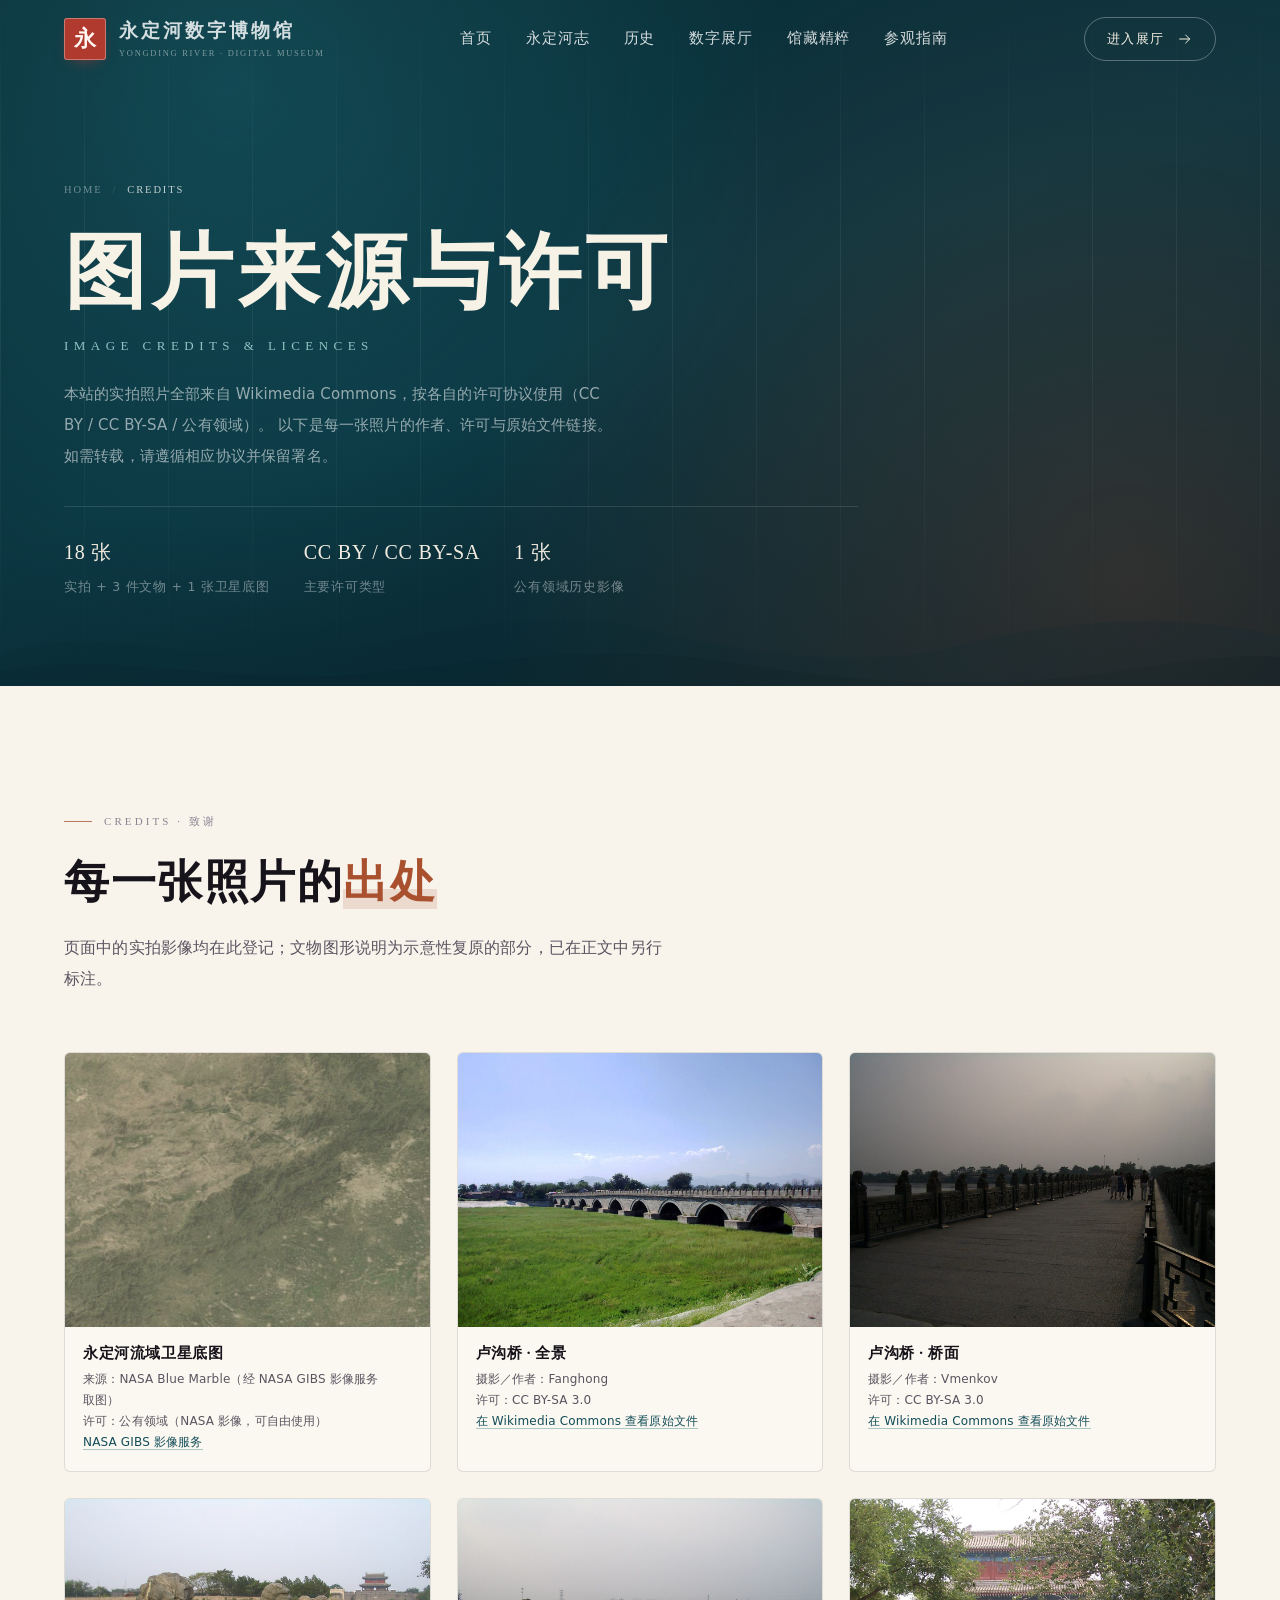
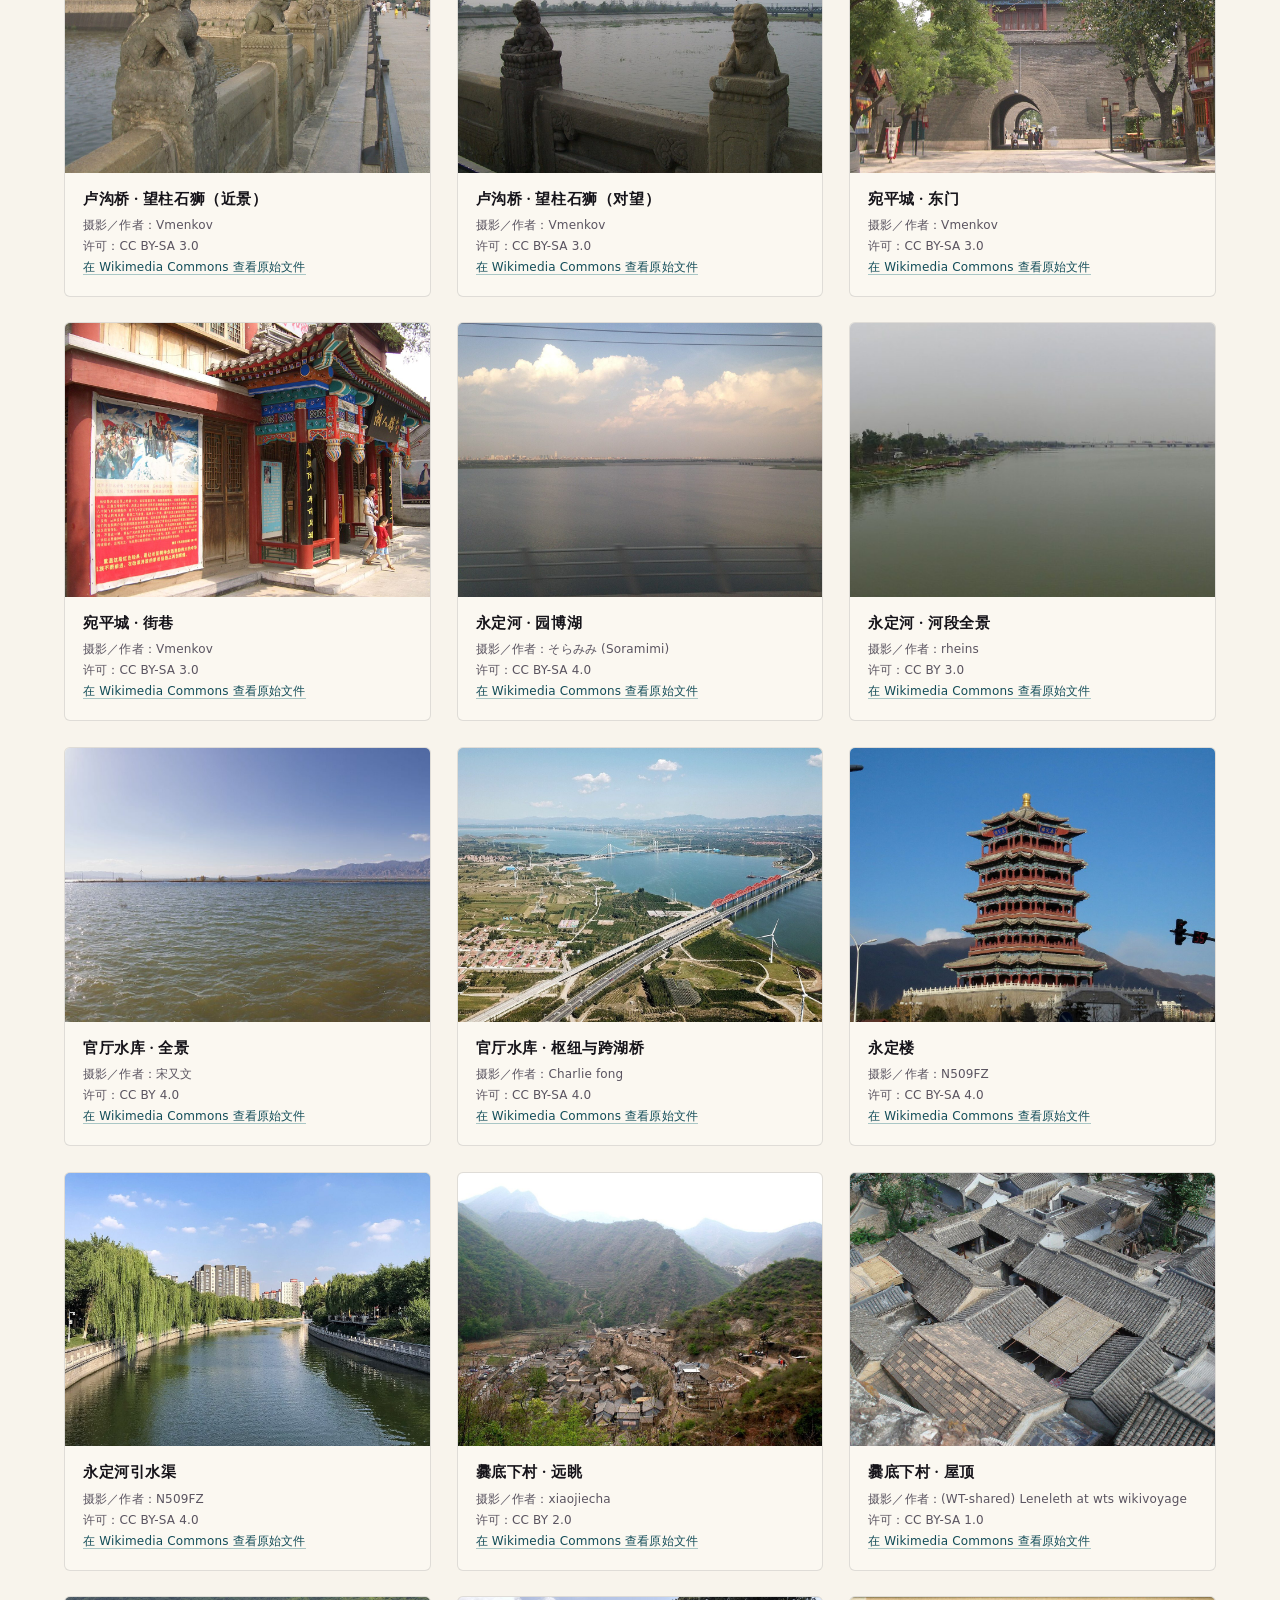
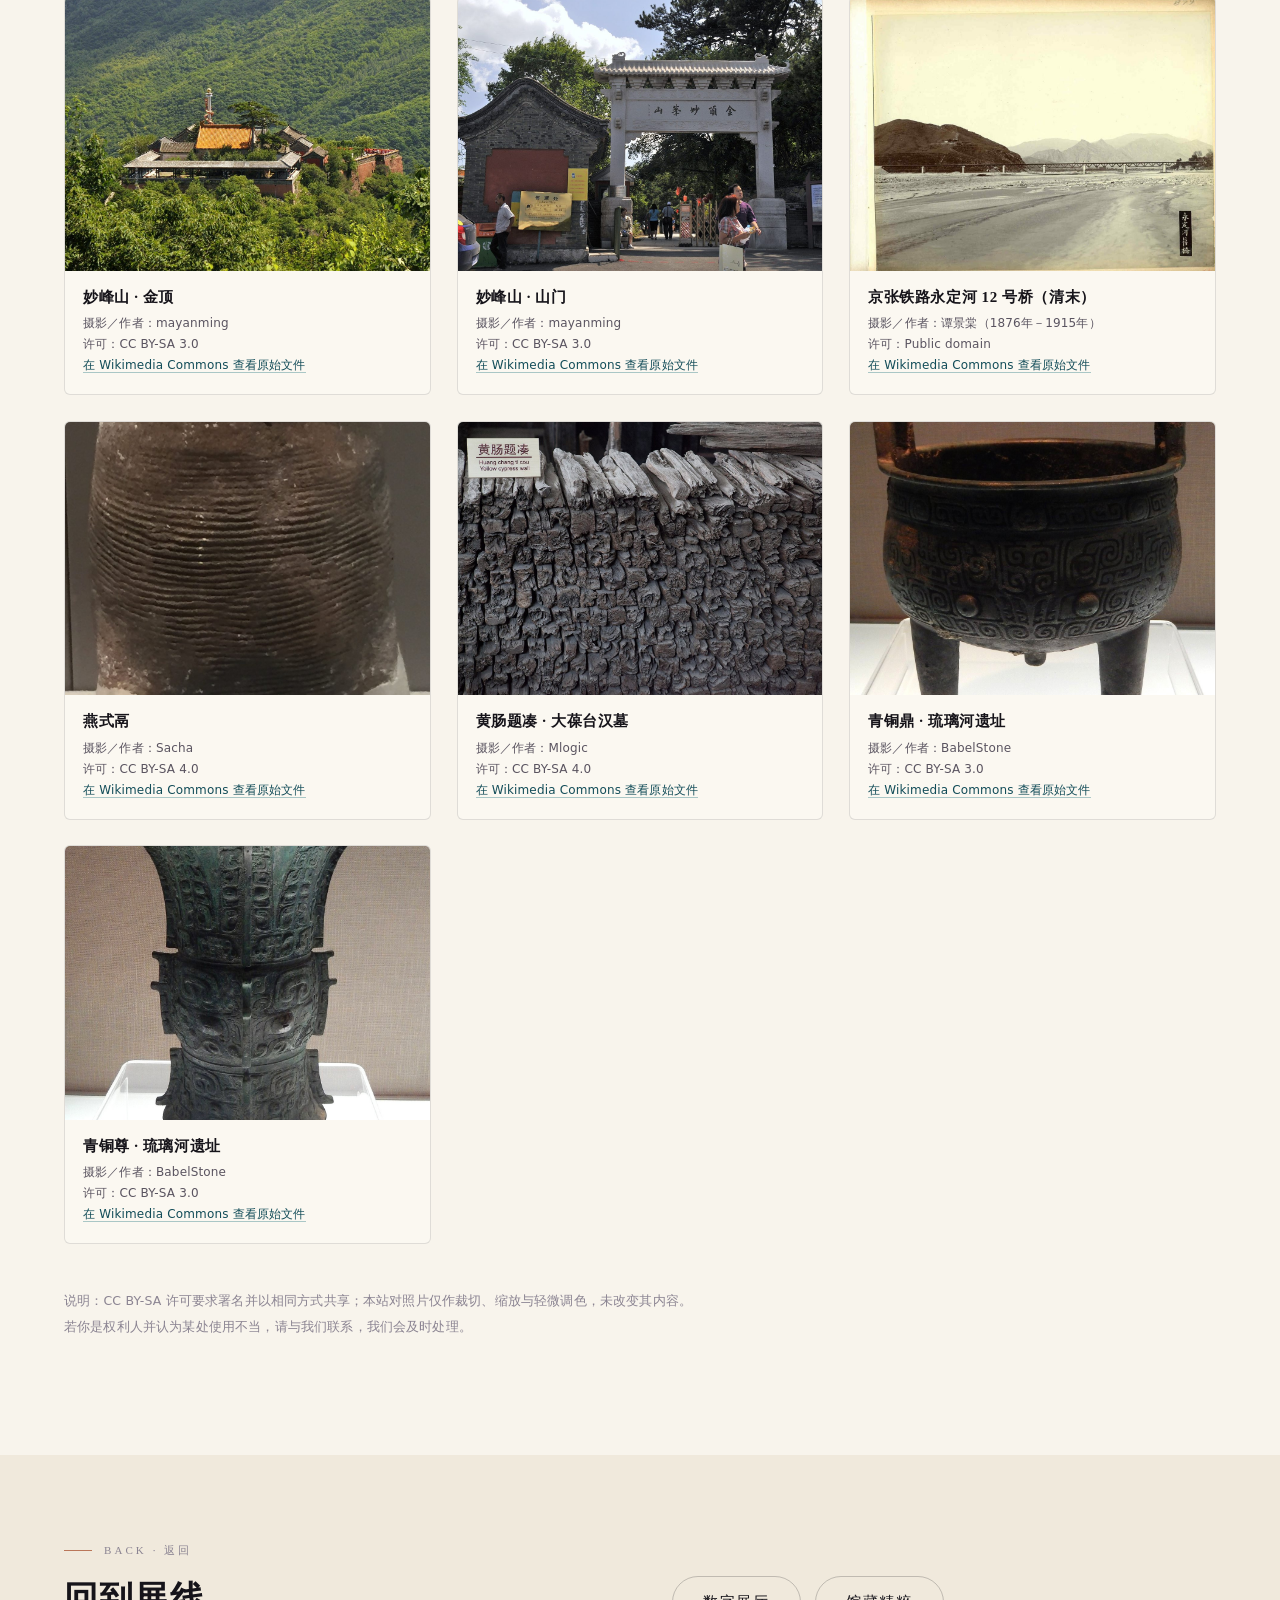
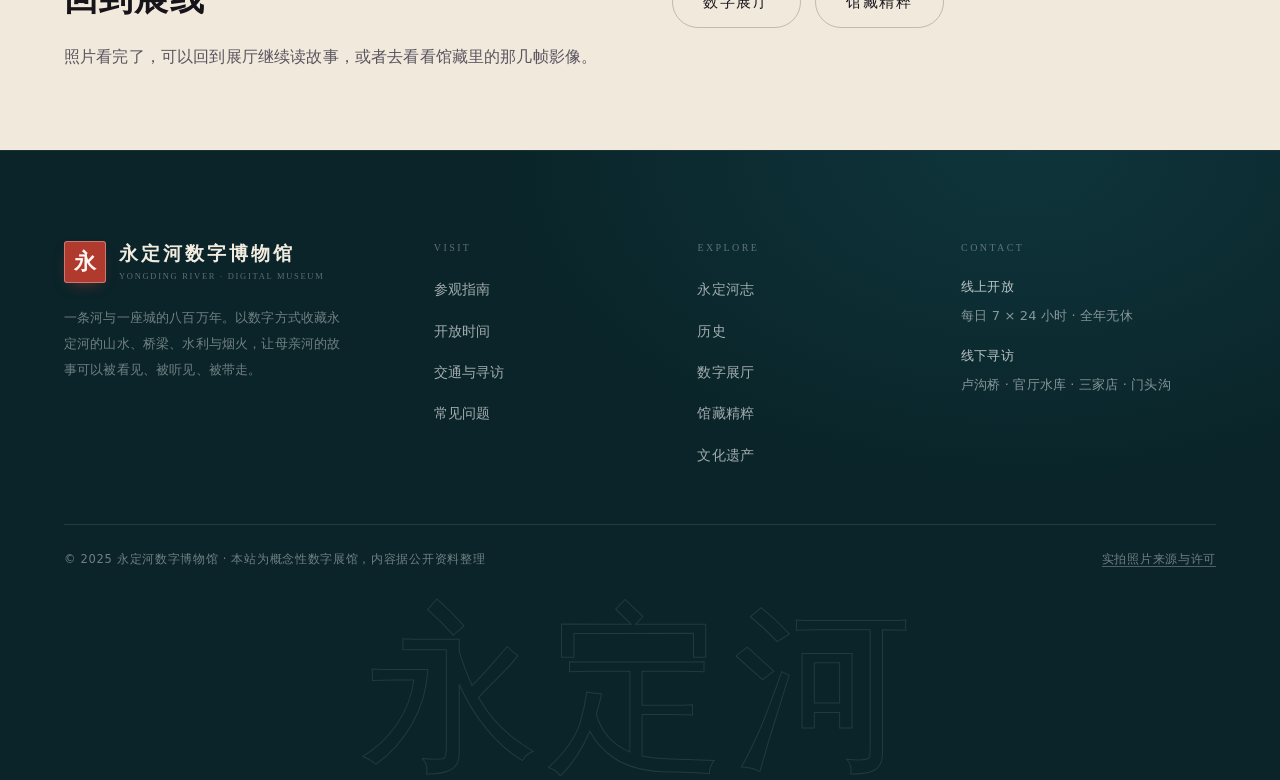
<file: 图片展示.html>
<!DOCTYPE html>
<html lang="zh-CN">
<head>
<meta charset="UTF-8">
<meta name="viewport" content="width=device-width, initial-scale=1">
<title>图片来源与许可 | 永定河数字博物馆</title>
<meta name="description" content="永定河数字博物馆所用实拍照片的来源、作者与许可协议（均来自 Wikimedia Commons，遵循 CC BY / CC BY-SA / 公有领域）。">
<meta name="theme-color" content="#08262d">
<link rel="icon" href="data:image/svg+xml,%3Csvg xmlns='http://www.w3.org/2000/svg' viewBox='0 0 100 100'%3E%3Crect width='100' height='100' rx='12' fill='%23b03a2e'/%3E%3Ctext x='50' y='74' font-size='64' text-anchor='middle' fill='%23fff6f2' font-family='serif'%3E永%3C/text%3E%3C/svg%3E">
<link rel="stylesheet" href="系项目/css/全站美化.css">
<script>document.documentElement.classList.add('js');</script>
</head>
<body data-page="credits">
<div class="loader" id="loader" role="status" aria-live="polite" aria-label="正在加载">
  <div class="loader__inner">
    <span class="loader__seal" aria-hidden="true">永</span>
    <p class="loader__name">永定河数字博物馆</p>
    <p class="loader__en">Yongding River · Digital Museum</p>
    <div class="loader__bar"><i></i></div>
    <p class="loader__num"><b>0</b></p>
  </div>
</div>

<main id="main">

  <section class="page-hero">
    <div class="page-hero__bg" aria-hidden="true"></div>
    <div class="page-hero__pattern" aria-hidden="true"></div>
    <div class="page-hero__waves" aria-hidden="true">
      <svg viewBox="0 0 1440 140" preserveAspectRatio="none" style="height:120px;width:100%">
        <path d="M0 100c120-40 240 20 360 0s240-60 360-30 240 50 360 20 240-40 360-10v60H0z" fill="#0a2b33" opacity=".6"/>
        <path d="M0 120c140-24 260 18 400 4s280-38 420-14 300 34 440 10 180-16 180-16v36H0z" fill="#082026" opacity=".8"/>
      </svg>
    </div>

    <div class="container">
      <nav class="breadcrumb" aria-label="面包屑导航">
        <a href="首页.html">Home</a><i>/</i><span aria-current="page">Credits</span>
      </nav>
      <h1 class="page-hero__title">图片来源与许可
        <small>Image Credits &amp; Licences</small>
      </h1>
      <p class="page-hero__desc">
        本站的实拍照片全部来自 Wikimedia Commons，按各自的许可协议使用（CC BY / CC BY-SA / 公有领域）。
        以下是每一张照片的作者、许可与原始文件链接。如需转载，请遵循相应协议并保留署名。
      </p>
      <div class="page-hero__meta">
        <div><strong>18 张</strong>实拍 + 3 件文物 + 1 张卫星底图</div>
        <div><strong>CC BY / CC BY-SA</strong>主要许可类型</div>
        <div><strong>1 张</strong>公有领域历史影像</div>
      </div>
    </div>
  </section>

  <section class="section" aria-labelledby="credits-title">
    <div class="container">
      <div class="sec-head" data-reveal>
        <p class="eyebrow">Credits · 致谢</p>
        <h2 class="sec-title" id="credits-title">每一张照片的<em>出处</em></h2>
        <p class="sec-desc">页面中的实拍影像均在此登记；文物图形说明为示意性复原的部分，已在正文中另行标注。</p>
      </div>

      <div class="credit-grid">
        <article class="credit-item">
          <div class="credit-item__thumb">
            <img src="系项目/图/basin-satellite.jpg" alt="永定河流域卫星影像底图" loading="lazy" width="1600" height="611">
          </div>
          <div class="credit-item__body">
            <h3>永定河流域卫星底图</h3>
            <p>来源：NASA Blue Marble（经 NASA GIBS 影像服务取图）<br>许可：公有领域（NASA 影像，可自由使用）<br>
              <a href="https://gibs.earthdata.nasa.gov/" target="_blank" rel="noopener">NASA GIBS 影像服务</a></p>
          </div>
        </article>
        <article class="credit-item">
          <div class="credit-item__thumb">
            <img src="系项目/图/lugou-01.jpg" alt="卢沟桥 · 全景" loading="lazy" width="1280" height="960">
          </div>
          <div class="credit-item__body">
            <h3>卢沟桥 · 全景</h3>
            <p>摄影／作者：Fanghong<br>许可：CC BY-SA 3.0<br>
              <a href="https://commons.wikimedia.org/wiki/File:Lugouqiao2.jpg" target="_blank" rel="noopener">在 Wikimedia Commons 查看原始文件</a></p>
          </div>
        </article>
        <article class="credit-item">
          <div class="credit-item__thumb">
            <img src="系项目/图/lugou-02.jpg" alt="卢沟桥 · 桥面" loading="lazy" width="1280" height="960">
          </div>
          <div class="credit-item__body">
            <h3>卢沟桥 · 桥面</h3>
            <p>摄影／作者：Vmenkov<br>许可：CC BY-SA 3.0<br>
              <a href="https://commons.wikimedia.org/wiki/File:Lugou-Bridge-3589.jpg" target="_blank" rel="noopener">在 Wikimedia Commons 查看原始文件</a></p>
          </div>
        </article>
        <article class="credit-item">
          <div class="credit-item__thumb">
            <img src="系项目/图/lion-04.jpg" alt="卢沟桥 · 望柱石狮（近景）" loading="lazy" width="1280" height="960">
          </div>
          <div class="credit-item__body">
            <h3>卢沟桥 · 望柱石狮（近景）</h3>
            <p>摄影／作者：Vmenkov<br>许可：CC BY-SA 3.0<br>
              <a href="https://commons.wikimedia.org/wiki/File:Lugou-Bridge-lions-3599.jpg" target="_blank" rel="noopener">在 Wikimedia Commons 查看原始文件</a></p>
          </div>
        </article>
        <article class="credit-item">
          <div class="credit-item__thumb">
            <img src="系项目/图/lion-01.jpg" alt="卢沟桥 · 望柱石狮（对望）" loading="lazy" width="1280" height="960">
          </div>
          <div class="credit-item__body">
            <h3>卢沟桥 · 望柱石狮（对望）</h3>
            <p>摄影／作者：Vmenkov<br>许可：CC BY-SA 3.0<br>
              <a href="https://commons.wikimedia.org/wiki/File:Lugou-Bridge-lions-3592.jpg" target="_blank" rel="noopener">在 Wikimedia Commons 查看原始文件</a></p>
          </div>
        </article>
        <article class="credit-item">
          <div class="credit-item__thumb">
            <img src="系项目/图/wanping-gate.jpg" alt="宛平城 · 东门" loading="lazy" width="1280" height="960">
          </div>
          <div class="credit-item__body">
            <h3>宛平城 · 东门</h3>
            <p>摄影／作者：Vmenkov<br>许可：CC BY-SA 3.0<br>
              <a href="https://commons.wikimedia.org/wiki/File:Wanping-Castle-east-gate-3522.jpg" target="_blank" rel="noopener">在 Wikimedia Commons 查看原始文件</a></p>
          </div>
        </article>
        <article class="credit-item">
          <div class="credit-item__thumb">
            <img src="系项目/图/wanping-street.jpg" alt="宛平城 · 街巷" loading="lazy" width="1280" height="960">
          </div>
          <div class="credit-item__body">
            <h3>宛平城 · 街巷</h3>
            <p>摄影／作者：Vmenkov<br>许可：CC BY-SA 3.0<br>
              <a href="https://commons.wikimedia.org/wiki/File:Wanping-main-street-3523.jpg" target="_blank" rel="noopener">在 Wikimedia Commons 查看原始文件</a></p>
          </div>
        </article>
        <article class="credit-item">
          <div class="credit-item__thumb">
            <img src="系项目/图/yuanbo.jpg" alt="永定河 · 园博湖" loading="lazy" width="1280" height="960">
          </div>
          <div class="credit-item__body">
            <h3>永定河 · 园博湖</h3>
            <p>摄影／作者：そらみみ (Soramimi)<br>许可：CC BY-SA 4.0<br>
              <a href="https://commons.wikimedia.org/wiki/File:Yongdinghe_River_%28Yuanbohu_Lake%29_from_train_bounding_for_Beijing_West_Station.JPG" target="_blank" rel="noopener">在 Wikimedia Commons 查看原始文件</a></p>
          </div>
        </article>
        <article class="credit-item">
          <div class="credit-item__thumb">
            <img src="系项目/图/yongding-pano.jpg" alt="永定河 · 河段全景" loading="lazy" width="1280" height="581">
          </div>
          <div class="credit-item__body">
            <h3>永定河 · 河段全景</h3>
            <p>摄影／作者：rheins<br>许可：CC BY 3.0<br>
              <a href="https://commons.wikimedia.org/wiki/File:%E6%B0%B8%E5%AE%9A%E6%B2%B3_-_Yongding_River_-_2011.09_-_panoramio.jpg" target="_blank" rel="noopener">在 Wikimedia Commons 查看原始文件</a></p>
          </div>
        </article>
        <article class="credit-item">
          <div class="credit-item__thumb">
            <img src="系项目/图/guanting-pano.jpg" alt="官厅水库 · 全景" loading="lazy" width="1920" height="642">
          </div>
          <div class="credit-item__body">
            <h3>官厅水库 · 全景</h3>
            <p>摄影／作者：宋又文<br>许可：CC BY 4.0<br>
              <a href="https://commons.wikimedia.org/wiki/File:%E9%87%8E%E9%B8%AD%E6%B9%96%E6%8B%8D%E6%91%84%E5%AE%98%E5%8E%85%E6%B0%B4%E5%BA%93%E5%85%A8%E6%99%AF_1.jpg" target="_blank" rel="noopener">在 Wikimedia Commons 查看原始文件</a></p>
          </div>
        </article>
        <article class="credit-item">
          <div class="credit-item__thumb">
            <img src="系项目/图/guanting-bridges.jpg" alt="官厅水库 · 枢纽与跨湖桥" loading="lazy" width="1600" height="900">
          </div>
          <div class="credit-item__body">
            <h3>官厅水库 · 枢纽与跨湖桥</h3>
            <p>摄影／作者：Charlie fong<br>许可：CC BY-SA 4.0<br>
              <a href="https://commons.wikimedia.org/wiki/File:Guantingreservoirandbridges.jpg" target="_blank" rel="noopener">在 Wikimedia Commons 查看原始文件</a></p>
          </div>
        </article>
        <article class="credit-item">
          <div class="credit-item__thumb">
            <img src="系项目/图/yongding-tower.jpg" alt="永定楼" loading="lazy" width="1400" height="885">
          </div>
          <div class="credit-item__body">
            <h3>永定楼</h3>
            <p>摄影／作者：N509FZ<br>许可：CC BY-SA 4.0<br>
              <a href="https://commons.wikimedia.org/wiki/File:Yongding_Tower_%2820180109150435%29.jpg" target="_blank" rel="noopener">在 Wikimedia Commons 查看原始文件</a></p>
          </div>
        </article>
        <article class="credit-item">
          <div class="credit-item__thumb">
            <img src="系项目/图/canal.jpg" alt="永定河引水渠" loading="lazy" width="1400" height="933">
          </div>
          <div class="credit-item__body">
            <h3>永定河引水渠</h3>
            <p>摄影／作者：N509FZ<br>许可：CC BY-SA 4.0<br>
              <a href="https://commons.wikimedia.org/wiki/File:Yongding_River_Diversion_Canal_near_Baiyunguan_%2820200821161333%29.jpg" target="_blank" rel="noopener">在 Wikimedia Commons 查看原始文件</a></p>
          </div>
        </article>
        <article class="credit-item">
          <div class="credit-item__thumb">
            <img src="系项目/图/cuandixia-01.jpg" alt="爨底下村 · 远眺" loading="lazy" width="1280" height="853">
          </div>
          <div class="credit-item__body">
            <h3>爨底下村 · 远眺</h3>
            <p>摄影／作者：xiaojiecha<br>许可：CC BY 2.0<br>
              <a href="https://commons.wikimedia.org/wiki/File:Cuandixia_Village.jpg" target="_blank" rel="noopener">在 Wikimedia Commons 查看原始文件</a></p>
          </div>
        </article>
        <article class="credit-item">
          <div class="credit-item__thumb">
            <img src="系项目/图/cuandixia-02.jpg" alt="爨底下村 · 屋顶" loading="lazy" width="1280" height="960">
          </div>
          <div class="credit-item__body">
            <h3>爨底下村 · 屋顶</h3>
            <p>摄影／作者：(WT-shared) Leneleth at  wts wikivoyage<br>许可：CC BY-SA 1.0<br>
              <a href="https://commons.wikimedia.org/wiki/File:View_over_the_roofs_of_Cuandixia%2C_a_ancient_mountain_village_close_to_Beijing.jpg" target="_blank" rel="noopener">在 Wikimedia Commons 查看原始文件</a></p>
          </div>
        </article>
        <article class="credit-item">
          <div class="credit-item__thumb">
            <img src="系项目/图/miaofeng-view.jpg" alt="妙峰山 · 金顶" loading="lazy" width="1400" height="903">
          </div>
          <div class="credit-item__body">
            <h3>妙峰山 · 金顶</h3>
            <p>摄影／作者：mayanming<br>许可：CC BY-SA 3.0<br>
              <a href="https://commons.wikimedia.org/wiki/File:%E4%BF%AF%E7%9E%B0%E9%87%91%E9%A1%B6%E5%A6%99%E5%B3%B0%E5%B1%B1_-_panoramio.jpg" target="_blank" rel="noopener">在 Wikimedia Commons 查看原始文件</a></p>
          </div>
        </article>
        <article class="credit-item">
          <div class="credit-item__thumb">
            <img src="系项目/图/miaofeng-gate.jpg" alt="妙峰山 · 山门" loading="lazy" width="1400" height="923">
          </div>
          <div class="credit-item__body">
            <h3>妙峰山 · 山门</h3>
            <p>摄影／作者：mayanming<br>许可：CC BY-SA 3.0<br>
              <a href="https://commons.wikimedia.org/wiki/File:%E9%87%91%E9%A1%B6%E5%A6%99%E5%B3%B0%E5%B1%B1%E9%97%A8_-_panoramio.jpg" target="_blank" rel="noopener">在 Wikimedia Commons 查看原始文件</a></p>
          </div>
        </article>
        <article class="credit-item">
          <div class="credit-item__thumb">
            <img src="系项目/图/historic-bridge.jpg" alt="京张铁路永定河 12 号桥（清末）" loading="lazy" width="1200" height="888">
          </div>
          <div class="credit-item__body">
            <h3>京张铁路永定河 12 号桥（清末）</h3>
            <p>摄影／作者：谭景棠（1876年－1915年）<br>许可：Public domain<br>
              <a href="https://commons.wikimedia.org/wiki/File:%E4%BA%AC%E5%BC%A0%E9%93%81%E8%B7%AF%C2%B7%E6%B0%B8%E5%AE%9A%E6%B2%B312%E5%8F%B7%E6%A1%A5_01.jpg" target="_blank" rel="noopener">在 Wikimedia Commons 查看原始文件</a></p>
          </div>
        </article>
        <article class="credit-item">
          <div class="credit-item__thumb">
            <img src="系项目/图/li-vessel.jpg" alt="燕式鬲" loading="lazy" width="1100" height="1795">
          </div>
          <div class="credit-item__body">
            <h3>燕式鬲</h3>
            <p>摄影／作者：Sacha<br>许可：CC BY-SA 4.0<br>
              <a href="https://commons.wikimedia.org/wiki/File:%E7%87%95%E5%BC%8F%E9%AC%B2.jpg" target="_blank" rel="noopener">在 Wikimedia Commons 查看原始文件</a></p>
          </div>
        </article>
        <article class="credit-item">
          <div class="credit-item__thumb">
            <img src="系项目/图/han-huangchang.jpg" alt="黄肠题凑 · 大葆台汉墓" loading="lazy">
          </div>
          <div class="credit-item__body">
            <h3>黄肠题凑 · 大葆台汉墓</h3>
            <p>摄影／作者：Mlogic<br>许可：CC BY-SA 4.0<br>
              <a href="https://commons.wikimedia.org/wiki/File:Huangchangticou_%E9%BB%84%E8%82%A0%E9%A2%98%E5%87%91.jpg" target="_blank" rel="noopener">在 Wikimedia Commons 查看原始文件</a></p>
          </div>
        </article>
        <article class="credit-item">
          <div class="credit-item__thumb">
            <img src="系项目/图/liulihe-ding.jpg" alt="青铜鼎 · 琉璃河遗址" loading="lazy">
          </div>
          <div class="credit-item__body">
            <h3>青铜鼎 · 琉璃河遗址</h3>
            <p>摄影／作者：BabelStone<br>许可：CC BY-SA 3.0<br>
              <a href="https://commons.wikimedia.org/wiki/File:Liulihe_bronze_ding_1.jpg" target="_blank" rel="noopener">在 Wikimedia Commons 查看原始文件</a></p>
          </div>
        </article>
        <article class="credit-item">
          <div class="credit-item__thumb">
            <img src="系项目/图/liulihe-zun.jpg" alt="青铜尊 · 琉璃河遗址" loading="lazy">
          </div>
          <div class="credit-item__body">
            <h3>青铜尊 · 琉璃河遗址</h3>
            <p>摄影／作者：BabelStone<br>许可：CC BY-SA 3.0<br>
              <a href="https://commons.wikimedia.org/wiki/File:Liulihe_bronze_zun.jpg" target="_blank" rel="noopener">在 Wikimedia Commons 查看原始文件</a></p>
          </div>
        </article>
      </div>

      <p class="sec-desc" style="margin-top:44px;font-size:12.5px;color:var(--ink-4);max-width:80ch">
        说明：CC BY-SA 许可要求署名并以相同方式共享；本站对照片仅作裁切、缩放与轻微调色，未改变其内容。
        若你是权利人并认为某处使用不当，请与我们联系，我们会及时处理。
      </p>
    </div>
  </section>

  <section class="section section--paper2 section--tight">
    <div class="container">
      <div class="split" style="align-items:center">
        <div data-reveal="left">
          <p class="eyebrow">Back · 返回</p>
          <h2 class="sec-title" style="font-size:clamp(24px,3vw,34px);margin-top:14px">回到展线</h2>
          <p class="sec-desc">照片看完了，可以回到展厅继续读故事，或者去看看馆藏里的那几帧影像。</p>
        </div>
        <div style="display:flex;flex-wrap:wrap;gap:14px" data-reveal="right">
          <a class="btn btn--ghost" href="数字展厅.html">数字展厅</a>
          <a class="btn btn--ghost" href="馆藏精粹.html">馆藏精粹</a>
        </div>
      </div>
    </div>
  </section>

</main>

<script src="系项目/Java/布局设计.js"></script>
</body>
</html>
</file>
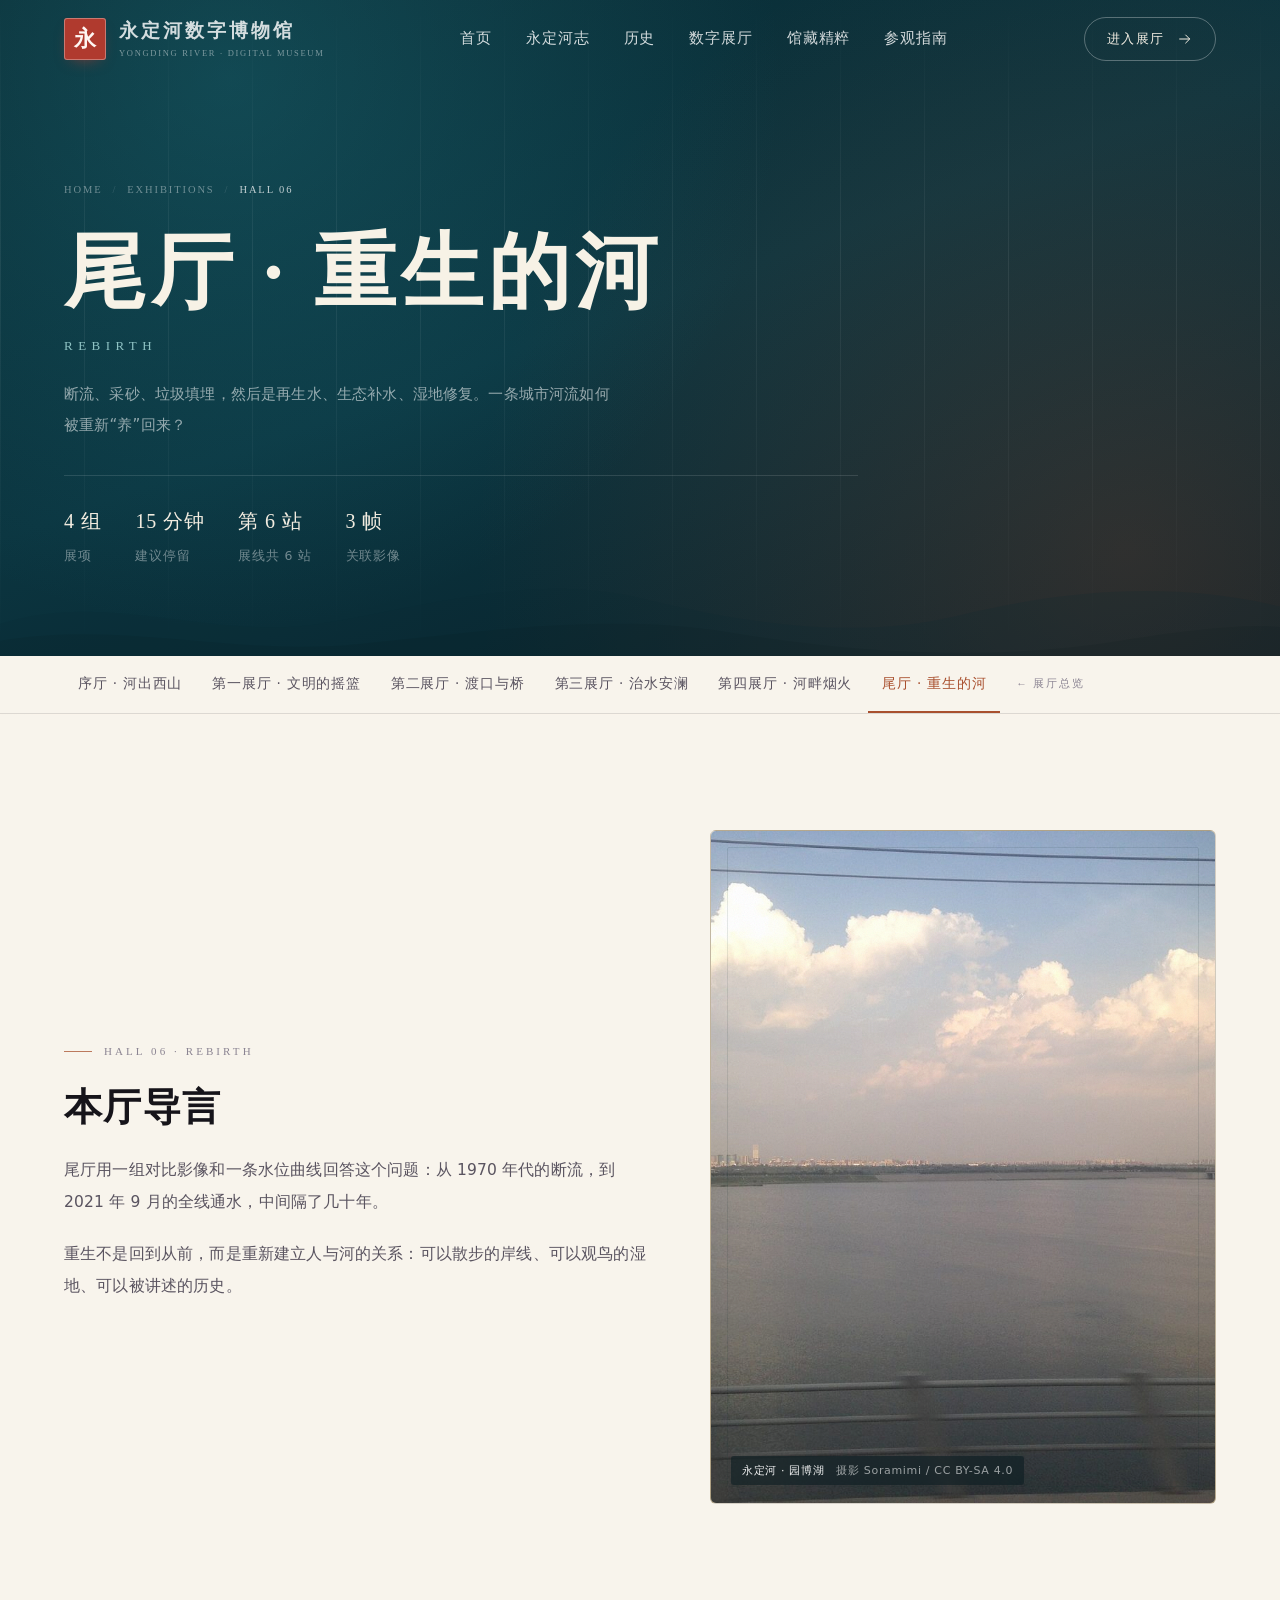
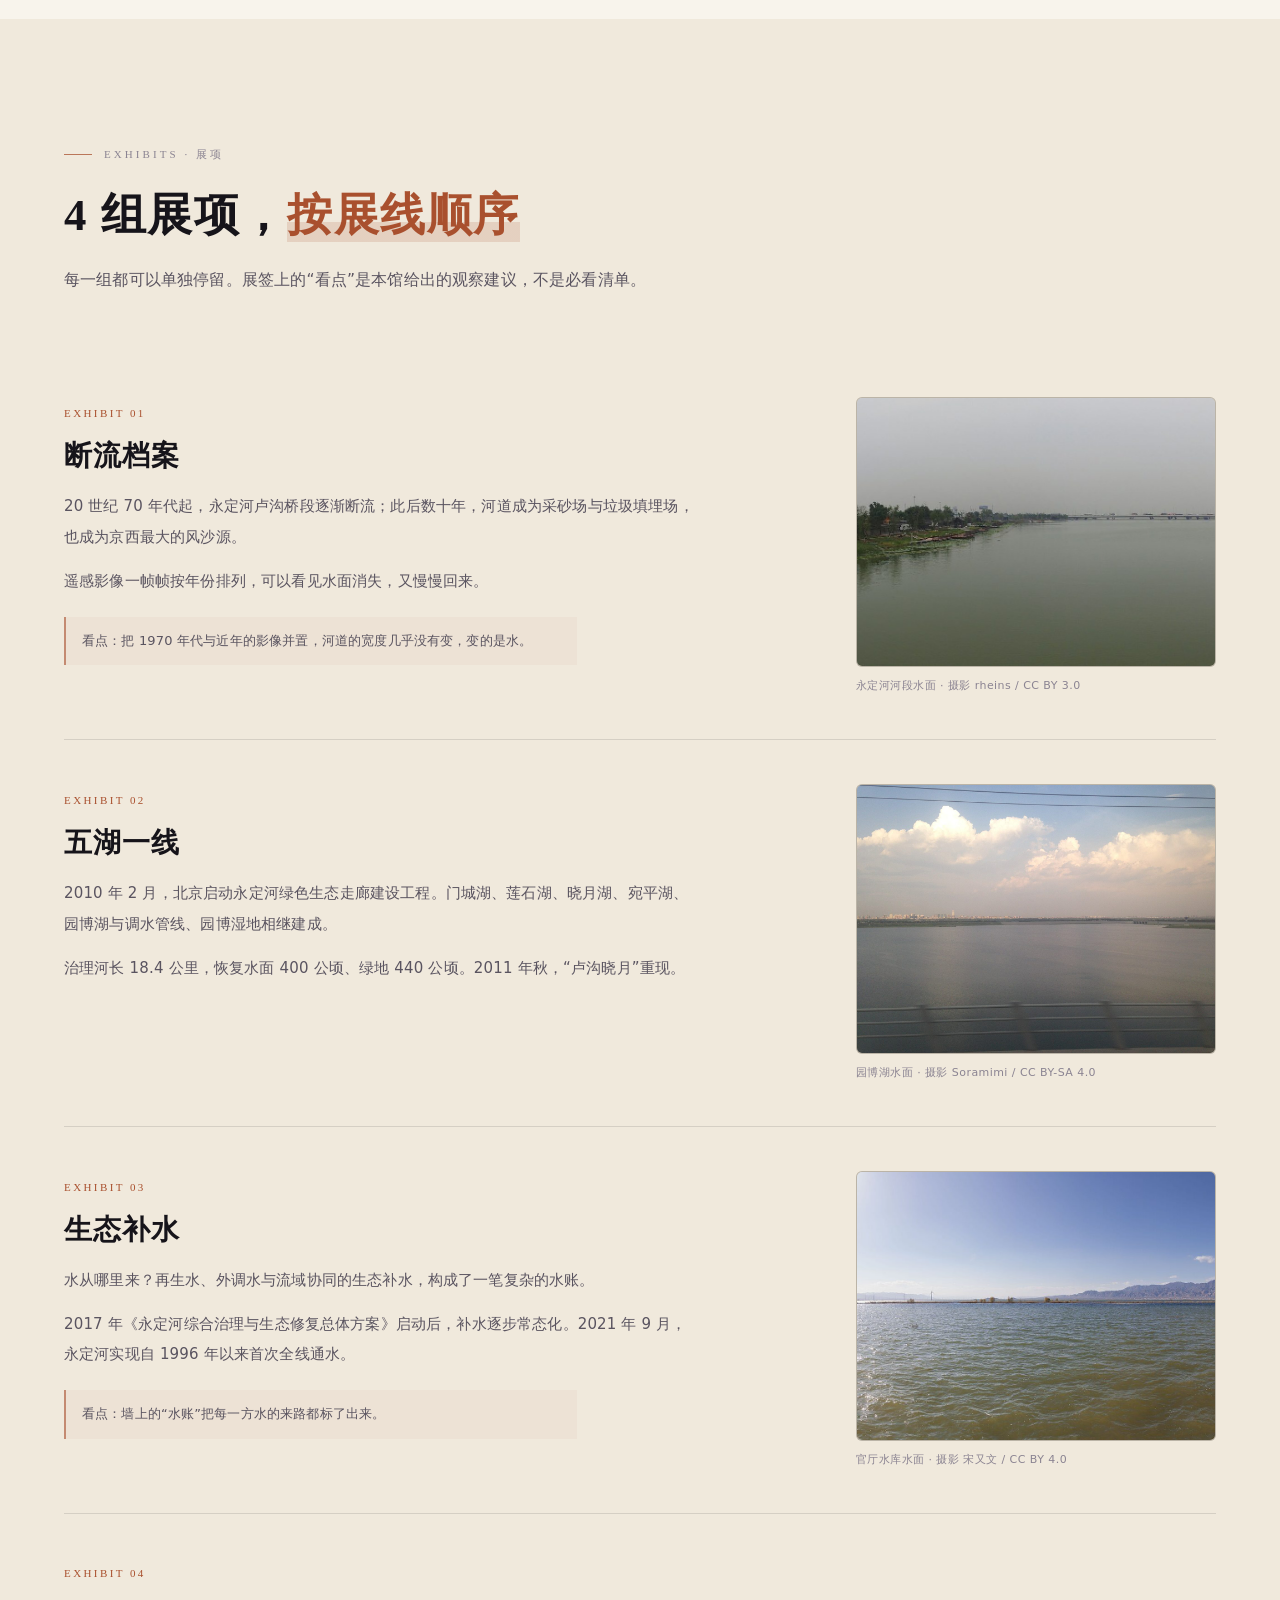
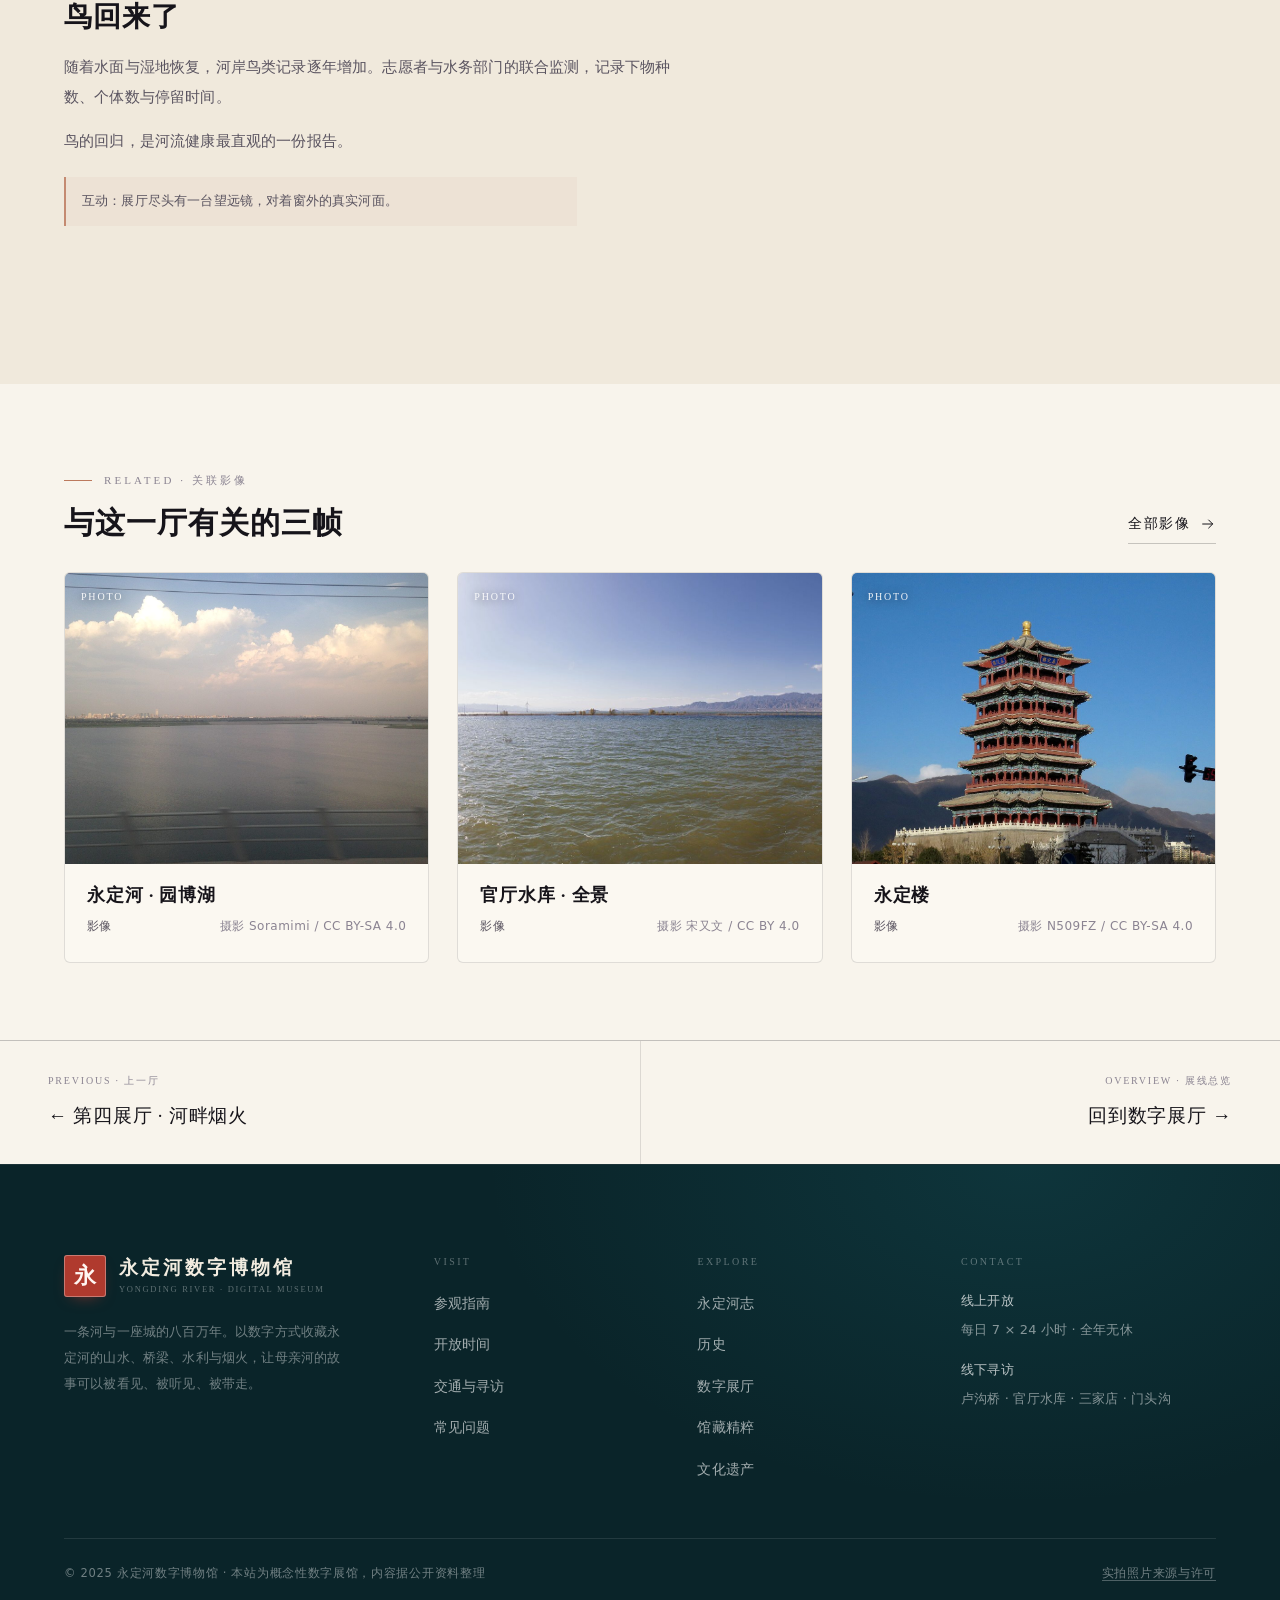
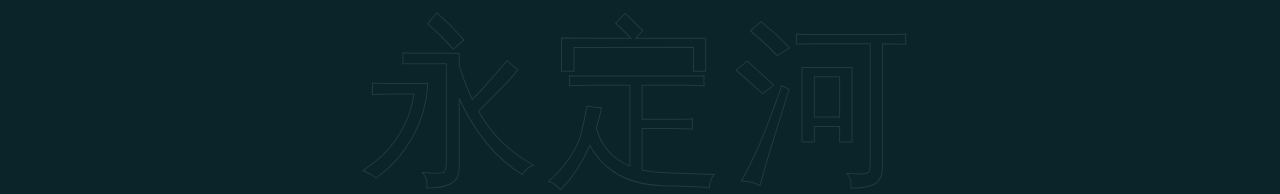
<file: 尾厅.html>
<!DOCTYPE html>
<html lang="zh-CN" class="hall-page">
<head>
<meta charset="UTF-8">
<meta name="viewport" content="width=device-width, initial-scale=1">
<title>尾厅 · 重生的河 | 数字展厅 — 永定河数字博物馆</title>
<meta name="description" content="断流、采砂、垃圾填埋，然后是再生水、生态补水、湿地修复。一条城市河流如何被重新“养”回来？">
<meta name="theme-color" content="#08262d">
<link rel="icon" href="data:image/svg+xml,%3Csvg xmlns='http://www.w3.org/2000/svg' viewBox='0 0 100 100'%3E%3Crect width='100' height='100' rx='12' fill='%23b03a2e'/%3E%3Ctext x='50' y='74' font-size='64' text-anchor='middle' fill='%23fff6f2' font-family='serif'%3E永%3C/text%3E%3C/svg%3E">
<link rel="stylesheet" href="系项目/css/全站美化.css">
<script>document.documentElement.classList.add('js');</script>
</head>
<body data-page="hall">
<div class="loader" id="loader" role="status" aria-live="polite" aria-label="正在加载">
  <div class="loader__inner">
    <span class="loader__seal" aria-hidden="true">永</span>
    <p class="loader__name">永定河数字博物馆</p>
    <p class="loader__en">Yongding River · Digital Museum</p>
    <div class="loader__bar"><i></i></div>
    <p class="loader__num"><b>0</b></p>
  </div>
</div>

<main id="main">

  <section class="page-hero">
    <div class="page-hero__bg" aria-hidden="true"></div>
    <div class="page-hero__pattern" aria-hidden="true"></div>
    <div class="page-hero__waves" aria-hidden="true">
      <svg viewBox="0 0 1440 140" preserveAspectRatio="none" style="height:120px;width:100%">
        <path d="M0 100c120-40 240 20 360 0s240-60 360-30 240 50 360 20 240-40 360-10v60H0z" fill="#0a2b33" opacity=".6"/>
        <path d="M0 120c140-24 260 18 400 4s280-38 420-14 300 34 440 10 180-16 180-16v36H0z" fill="#082026" opacity=".8"/>
      </svg>
    </div>

    <div class="container">
      <nav class="breadcrumb" aria-label="面包屑导航">
        <a href="首页.html">Home</a><i>/</i><a href="数字展厅.html">Exhibitions</a><i>/</i><span aria-current="page">Hall 06</span>
      </nav>
      <h1 class="page-hero__title">尾厅 · 重生的河
        <small>Rebirth</small>
      </h1>
      <p class="page-hero__desc">断流、采砂、垃圾填埋，然后是再生水、生态补水、湿地修复。一条城市河流如何被重新“养”回来？</p>
      <div class="page-hero__meta">
        <div><strong>4 组</strong>展项</div>
        <div><strong>15 分钟</strong>建议停留</div>
        <div><strong>第 6 站</strong>展线共 6 站</div>
        <div><strong>3 帧</strong>关联影像</div>
      </div>
    </div>
  </section>

  <nav class="hall-nav" aria-label="展厅导航">
    <ul>
        <li><a href="序厅.html">序厅 · 河出西山</a></li>
        <li><a href="第一展厅.html">第一展厅 · 文明的摇篮</a></li>
        <li><a href="第二展厅.html">第二展厅 · 渡口与桥</a></li>
        <li><a href="第三展厅.html">第三展厅 · 治水安澜</a></li>
        <li><a href="第四展厅.html">第四展厅 · 河畔烟火</a></li>
        <li><a href="尾厅.html" class="is-active">尾厅 · 重生的河</a></li>
        <li><a class="hall-nav__all" href="数字展厅.html">← 展厅总览</a></li>
    </ul>
  </nav>

  <section class="section" aria-labelledby="intro-title">
    <div class="container">
      <div class="split split--wide-left">
        <div data-reveal="left">
          <p class="eyebrow">Hall 06 · Rebirth</p>
          <h2 class="sec-title" id="intro-title" style="font-size:clamp(25px,3vw,38px)">本厅导言</h2>
          <p class="sec-desc" style="margin-top:22px">尾厅用一组对比影像和一条水位曲线回答这个问题：从 1970 年代的断流，到 2021 年 9 月的全线通水，中间隔了几十年。</p>
          <p class="sec-desc">重生不是回到从前，而是重新建立人与河的关系：可以散步的岸线、可以观鸟的湿地、可以被讲述的历史。</p>
        </div>
        <figure class="art-frame art-frame--tall" data-reveal="right" style="margin:0">
          <img src="系项目/图/yuanbo.jpg" alt="永定河园博湖水面与岸线" loading="lazy">
          <figcaption class="art-frame__cap">永定河 · 园博湖 <em>摄影 Soramimi / CC BY-SA 4.0</em></figcaption>
        </figure>
      </div>
    </div>
  </section>

  <section class="section section--paper2" aria-labelledby="items-title">
    <div class="container">
      <div class="sec-head" data-reveal>
        <p class="eyebrow">Exhibits · 展项</p>
        <h2 class="sec-title" id="items-title">4 组展项，<em>按展线顺序</em></h2>
        <p class="sec-desc">每一组都可以单独停留。展签上的“看点”是本馆给出的观察建议，不是必看清单。</p>
      </div>

      <div class="detail-list">
        <article class="detail detail--fig" data-reveal>
          <div class="detail__body">
            <span class="detail__no">EXHIBIT 01</span>
            <h3 class="detail__title">断流档案</h3>
            <div class="detail__text"><p>20 世纪 70 年代起，永定河卢沟桥段逐渐断流；此后数十年，河道成为采砂场与垃圾填埋场，也成为京西最大的风沙源。</p><p>遥感影像一帧帧按年份排列，可以看见水面消失，又慢慢回来。</p><p class="detail__note">看点：把 1970 年代与近年的影像并置，河道的宽度几乎没有变，变的是水。</p></div>
          </div>
          <figure class="detail__fig">
            <img src="系项目/图/yongding-pano.jpg" alt="永定河河段水面" loading="lazy">
            <figcaption>永定河河段水面 · 摄影 rheins / CC BY 3.0</figcaption>
          </figure>
        </article>
        <article class="detail detail--fig" data-reveal>
          <div class="detail__body">
            <span class="detail__no">EXHIBIT 02</span>
            <h3 class="detail__title">五湖一线</h3>
            <div class="detail__text"><p>2010 年 2 月，北京启动永定河绿色生态走廊建设工程。门城湖、莲石湖、晓月湖、宛平湖、园博湖与调水管线、园博湿地相继建成。</p><p>治理河长 18.4 公里，恢复水面 400 公顷、绿地 440 公顷。2011 年秋，“卢沟晓月”重现。</p></div>
          </div>
          <figure class="detail__fig">
            <img src="系项目/图/yuanbo.jpg" alt="园博湖水面" loading="lazy">
            <figcaption>园博湖水面 · 摄影 Soramimi / CC BY-SA 4.0</figcaption>
          </figure>
        </article>
        <article class="detail detail--fig" data-reveal>
          <div class="detail__body">
            <span class="detail__no">EXHIBIT 03</span>
            <h3 class="detail__title">生态补水</h3>
            <div class="detail__text"><p>水从哪里来？再生水、外调水与流域协同的生态补水，构成了一笔复杂的水账。</p><p>2017 年《永定河综合治理与生态修复总体方案》启动后，补水逐步常态化。2021 年 9 月，永定河实现自 1996 年以来首次全线通水。</p><p class="detail__note">看点：墙上的“水账”把每一方水的来路都标了出来。</p></div>
          </div>
          <figure class="detail__fig">
            <img src="系项目/图/guanting-pano.jpg" alt="官厅水库水面" loading="lazy">
            <figcaption>官厅水库水面 · 摄影 宋又文 / CC BY 4.0</figcaption>
          </figure>
        </article>
        <article class="detail" data-reveal>
          <div class="detail__body">
            <span class="detail__no">EXHIBIT 04</span>
            <h3 class="detail__title">鸟回来了</h3>
            <div class="detail__text"><p>随着水面与湿地恢复，河岸鸟类记录逐年增加。志愿者与水务部门的联合监测，记录下物种数、个体数与停留时间。</p><p>鸟的回归，是河流健康最直观的一份报告。</p><p class="detail__note">互动：展厅尽头有一台望远镜，对着窗外的真实河面。</p></div>
          </div>
        </article>
      </div>
    </div>
  </section>

  <section class="section section--tight" aria-labelledby="rel-title">
    <div class="container">
      <div style="display:flex;align-items:flex-end;justify-content:space-between;gap:18px;flex-wrap:wrap;margin-bottom:28px" data-reveal>
        <div>
          <p class="eyebrow">Related · 关联影像</p>
          <h2 class="sec-title" id="rel-title" style="font-size:clamp(22px,2.4vw,30px);margin-top:12px">与这一厅有关的三帧</h2>
        </div>
        <a class="tlink" href="馆藏精粹.html">全部影像
          <svg width="16" height="16" viewBox="0 0 24 24" aria-hidden="true"><use href="#i-arrow"/></svg>
        </a>
      </div>
      <div class="grid grid--3">
        <a class="piece" href="馆藏精粹.html" data-reveal>
          <div class="piece__art">
            <span class="piece__cat">Photo</span>
            <img src="系项目/图/yuanbo.jpg" alt="永定河 · 园博湖" loading="lazy">
          </div>
          <div class="piece__body">
            <h3 class="piece__title">永定河 · 园博湖</h3>
            <p class="piece__meta"><b>影像</b><span>摄影 Soramimi / CC BY-SA 4.0</span></p>
          </div>
        </a>
        <a class="piece" href="馆藏精粹.html" data-reveal>
          <div class="piece__art">
            <span class="piece__cat">Photo</span>
            <img src="系项目/图/guanting-pano.jpg" alt="官厅水库 · 全景" loading="lazy">
          </div>
          <div class="piece__body">
            <h3 class="piece__title">官厅水库 · 全景</h3>
            <p class="piece__meta"><b>影像</b><span>摄影 宋又文 / CC BY 4.0</span></p>
          </div>
        </a>
        <a class="piece" href="馆藏精粹.html" data-reveal>
          <div class="piece__art">
            <span class="piece__cat">Photo</span>
            <img src="系项目/图/yongding-tower.jpg" alt="永定楼" loading="lazy">
          </div>
          <div class="piece__body">
            <h3 class="piece__title">永定楼</h3>
            <p class="piece__meta"><b>影像</b><span>摄影 N509FZ / CC BY-SA 4.0</span></p>
          </div>
        </a>
      </div>
    </div>
  </section>

  <nav class="hall-pager" aria-label="上一厅与下一厅">
    <a href="第四展厅.html"><small>Previous · 上一厅</small><strong>← 第四展厅 · 河畔烟火</strong></a>
    <a href="数字展厅.html"><small>Overview · 展线总览</small><strong>回到数字展厅 →</strong></a>
  </nav>

</main>

<script src="系项目/Java/布局设计.js"></script>
</body>
</html>
</file>
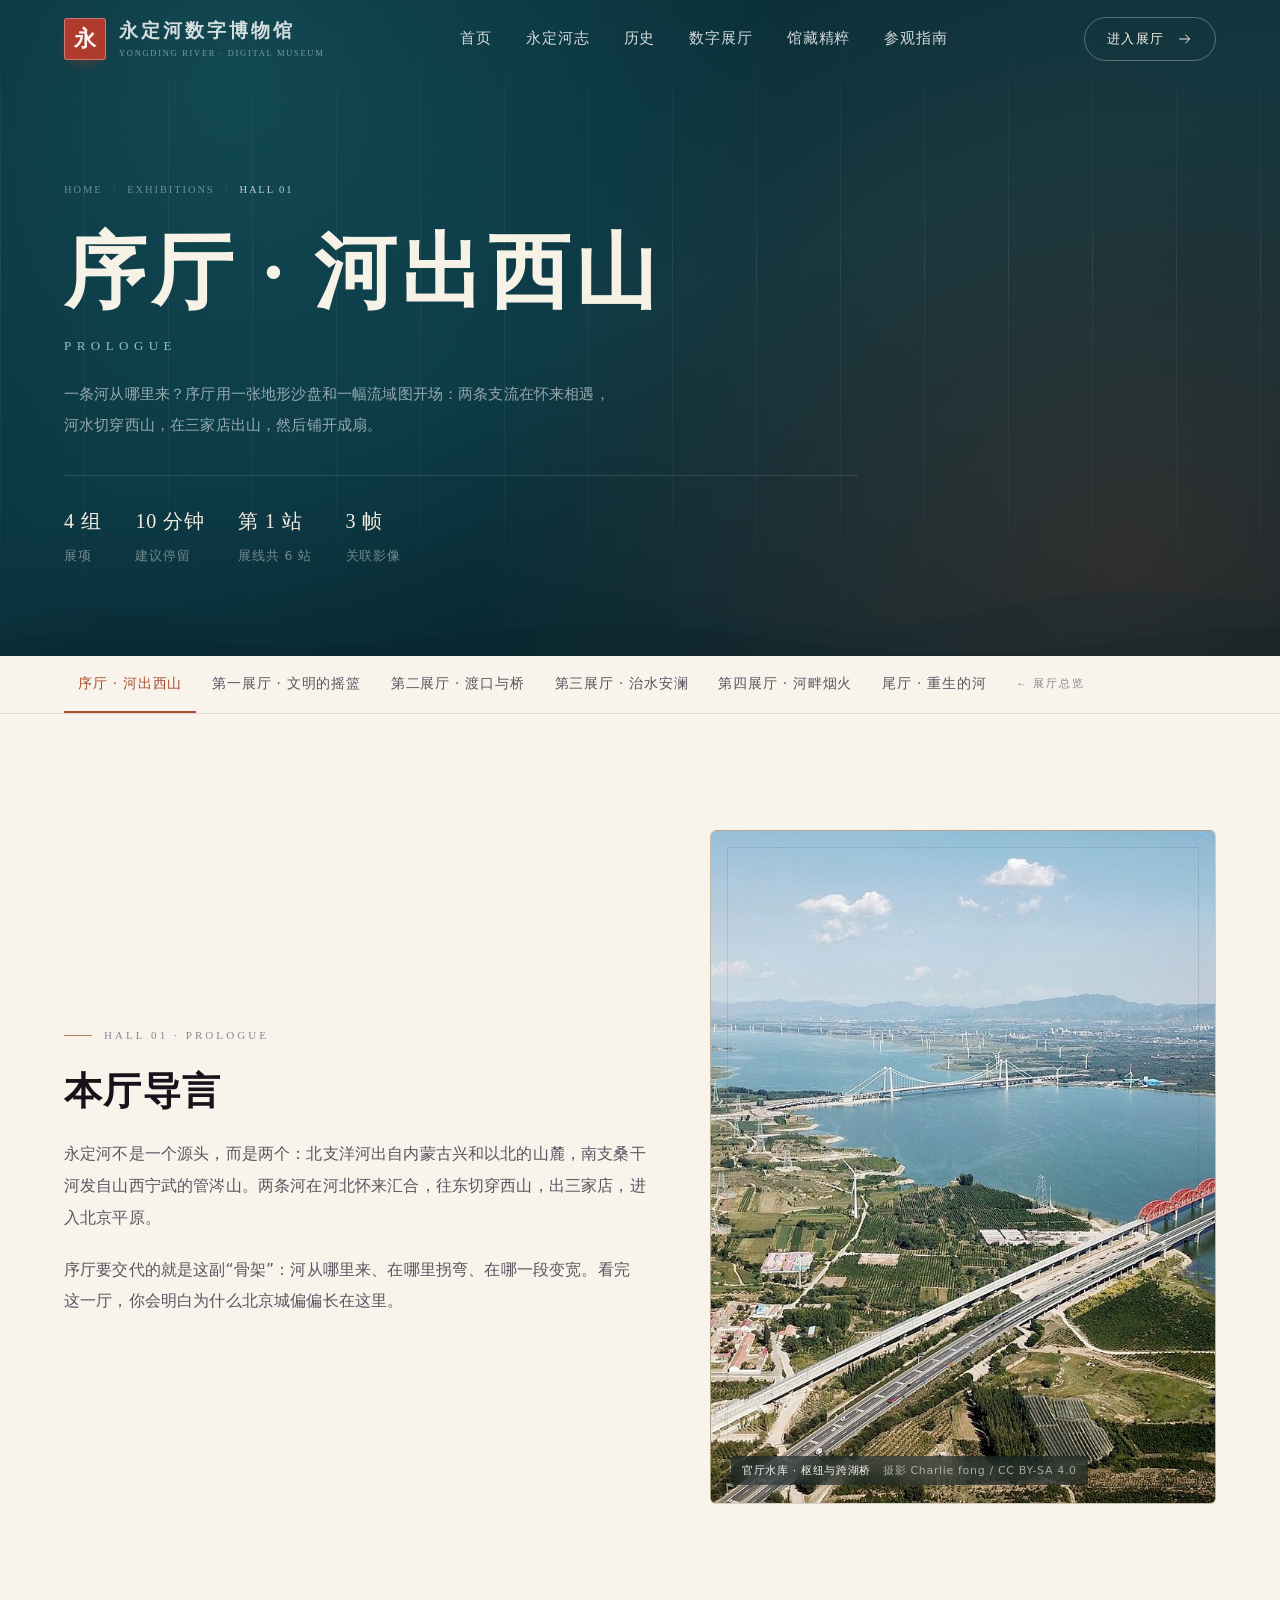
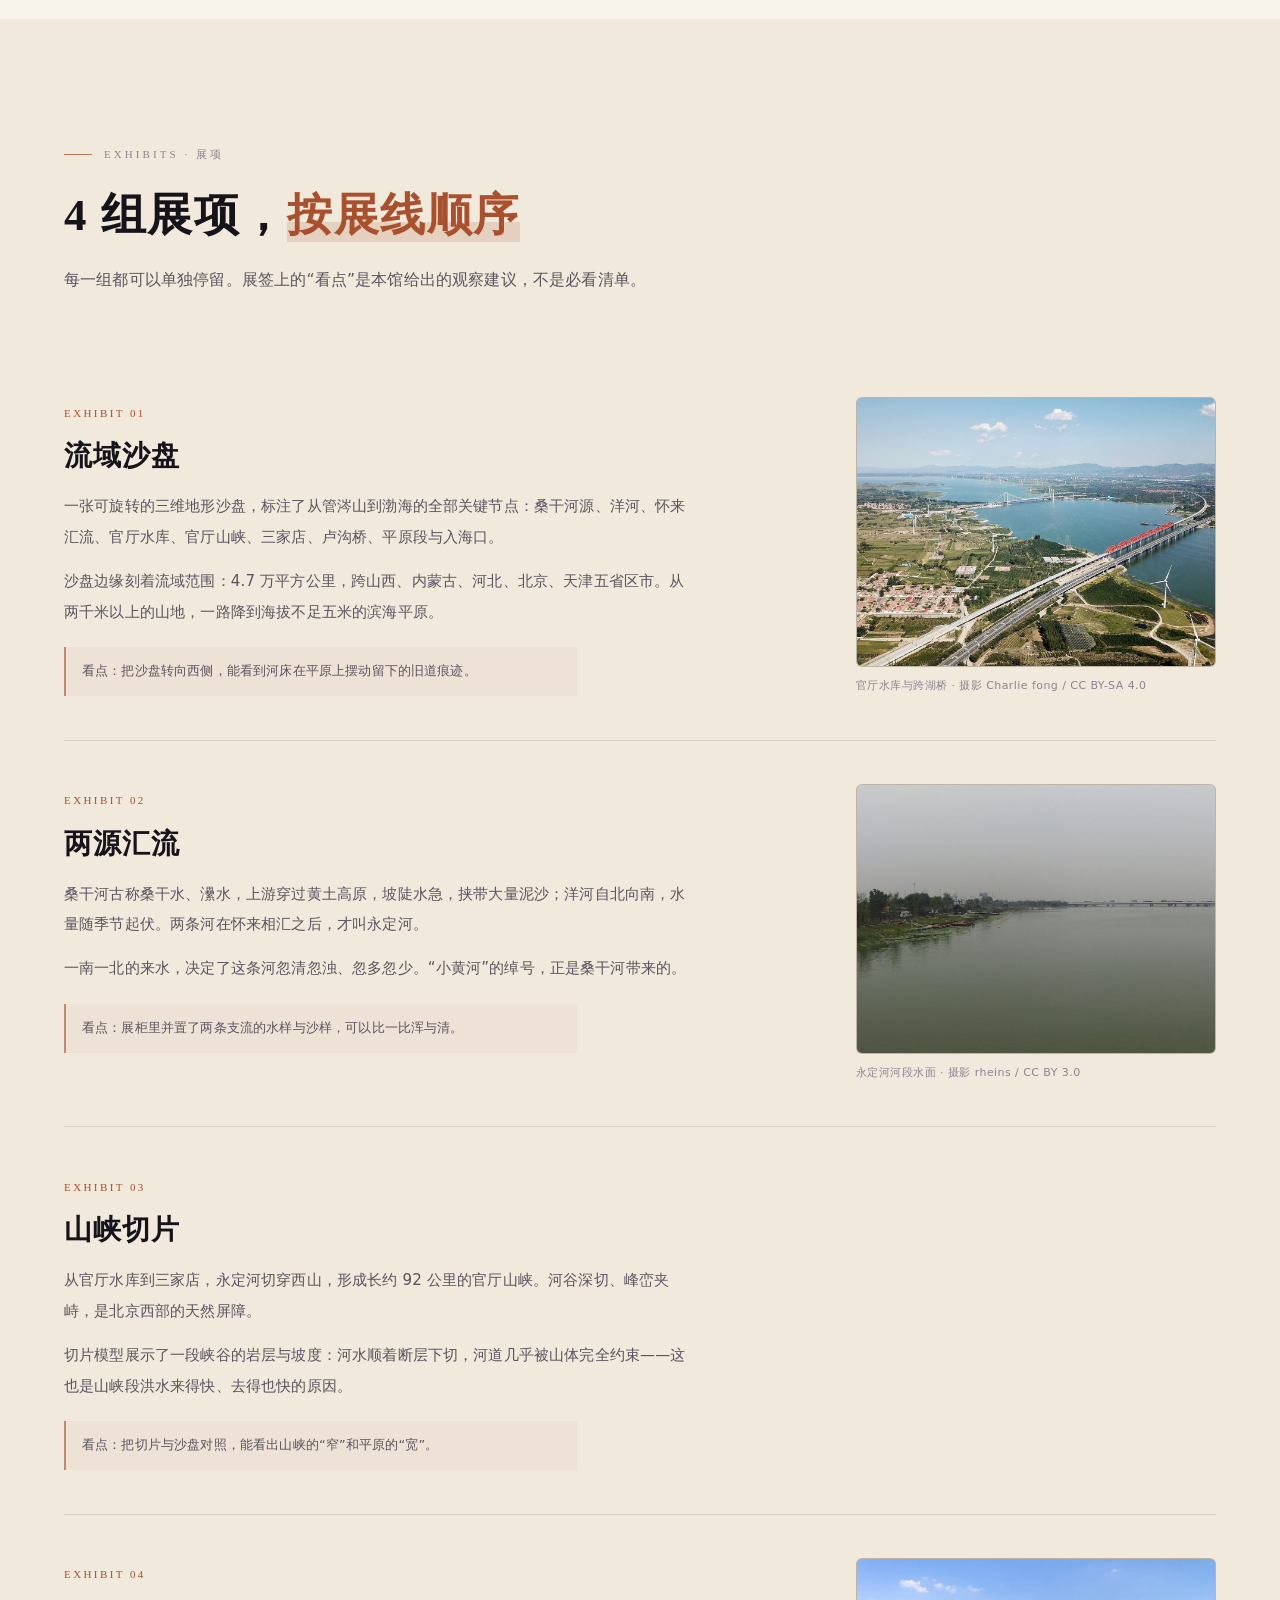
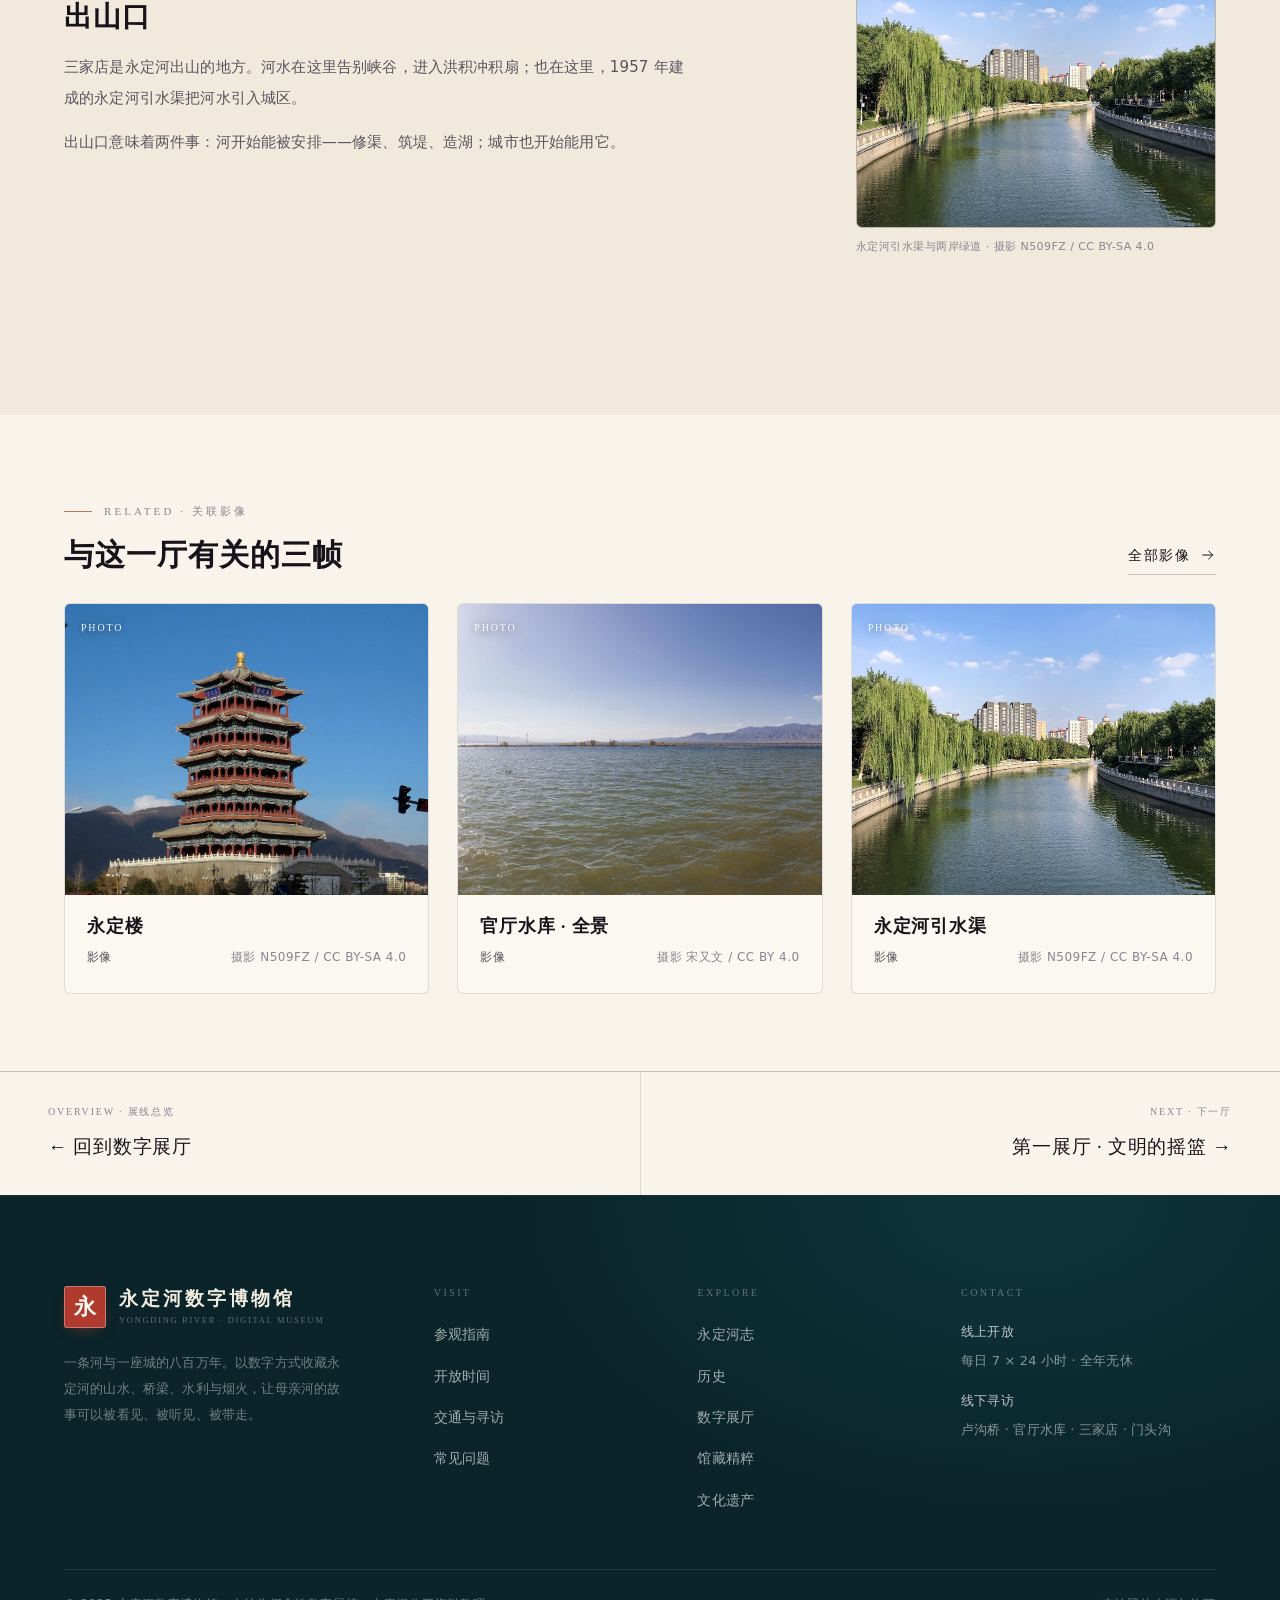
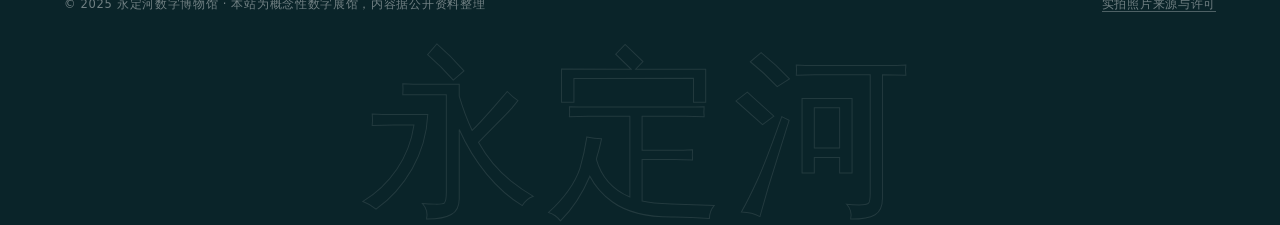
<file: 序厅.html>
<!DOCTYPE html>
<html lang="zh-CN" class="hall-page">
<head>
<meta charset="UTF-8">
<meta name="viewport" content="width=device-width, initial-scale=1">
<title>序厅 · 河出西山 | 数字展厅 — 永定河数字博物馆</title>
<meta name="description" content="一条河从哪里来？序厅用一张地形沙盘和一幅流域图开场：两条支流在怀来相遇，河水切穿西山，在三家店出山，然后铺开成扇。">
<meta name="theme-color" content="#08262d">
<link rel="icon" href="data:image/svg+xml,%3Csvg xmlns='http://www.w3.org/2000/svg' viewBox='0 0 100 100'%3E%3Crect width='100' height='100' rx='12' fill='%23b03a2e'/%3E%3Ctext x='50' y='74' font-size='64' text-anchor='middle' fill='%23fff6f2' font-family='serif'%3E永%3C/text%3E%3C/svg%3E">
<link rel="stylesheet" href="系项目/css/全站美化.css">
<script>document.documentElement.classList.add('js');</script>
</head>
<body data-page="hall">
<div class="loader" id="loader" role="status" aria-live="polite" aria-label="正在加载">
  <div class="loader__inner">
    <span class="loader__seal" aria-hidden="true">永</span>
    <p class="loader__name">永定河数字博物馆</p>
    <p class="loader__en">Yongding River · Digital Museum</p>
    <div class="loader__bar"><i></i></div>
    <p class="loader__num"><b>0</b></p>
  </div>
</div>

<main id="main">

  <section class="page-hero">
    <div class="page-hero__bg" aria-hidden="true"></div>
    <div class="page-hero__pattern" aria-hidden="true"></div>
    <div class="page-hero__waves" aria-hidden="true">
      <svg viewBox="0 0 1440 140" preserveAspectRatio="none" style="height:120px;width:100%">
        <path d="M0 100c120-40 240 20 360 0s240-60 360-30 240 50 360 20 240-40 360-10v60H0z" fill="#0a2b33" opacity=".6"/>
        <path d="M0 120c140-24 260 18 400 4s280-38 420-14 300 34 440 10 180-16 180-16v36H0z" fill="#082026" opacity=".8"/>
      </svg>
    </div>

    <div class="container">
      <nav class="breadcrumb" aria-label="面包屑导航">
        <a href="首页.html">Home</a><i>/</i><a href="数字展厅.html">Exhibitions</a><i>/</i><span aria-current="page">Hall 01</span>
      </nav>
      <h1 class="page-hero__title">序厅 · 河出西山
        <small>Prologue</small>
      </h1>
      <p class="page-hero__desc">一条河从哪里来？序厅用一张地形沙盘和一幅流域图开场：两条支流在怀来相遇，河水切穿西山，在三家店出山，然后铺开成扇。</p>
      <div class="page-hero__meta">
        <div><strong>4 组</strong>展项</div>
        <div><strong>10 分钟</strong>建议停留</div>
        <div><strong>第 1 站</strong>展线共 6 站</div>
        <div><strong>3 帧</strong>关联影像</div>
      </div>
    </div>
  </section>

  <nav class="hall-nav" aria-label="展厅导航">
    <ul>
        <li><a href="序厅.html" class="is-active">序厅 · 河出西山</a></li>
        <li><a href="第一展厅.html">第一展厅 · 文明的摇篮</a></li>
        <li><a href="第二展厅.html">第二展厅 · 渡口与桥</a></li>
        <li><a href="第三展厅.html">第三展厅 · 治水安澜</a></li>
        <li><a href="第四展厅.html">第四展厅 · 河畔烟火</a></li>
        <li><a href="尾厅.html">尾厅 · 重生的河</a></li>
        <li><a class="hall-nav__all" href="数字展厅.html">← 展厅总览</a></li>
    </ul>
  </nav>

  <section class="section" aria-labelledby="intro-title">
    <div class="container">
      <div class="split split--wide-left">
        <div data-reveal="left">
          <p class="eyebrow">Hall 01 · Prologue</p>
          <h2 class="sec-title" id="intro-title" style="font-size:clamp(25px,3vw,38px)">本厅导言</h2>
          <p class="sec-desc" style="margin-top:22px">永定河不是一个源头，而是两个：北支洋河出自内蒙古兴和以北的山麓，南支桑干河发自山西宁武的管涔山。两条河在河北怀来汇合，往东切穿西山，出三家店，进入北京平原。</p>
          <p class="sec-desc">序厅要交代的就是这副“骨架”：河从哪里来、在哪里拐弯、在哪一段变宽。看完这一厅，你会明白为什么北京城偏偏长在这里。</p>
        </div>
        <figure class="art-frame art-frame--tall" data-reveal="right" style="margin:0">
          <img src="系项目/图/guanting-bridges.jpg" alt="官厅水库与跨湖桥的航拍" loading="lazy">
          <figcaption class="art-frame__cap">官厅水库 · 枢纽与跨湖桥 <em>摄影 Charlie fong / CC BY-SA 4.0</em></figcaption>
        </figure>
      </div>
    </div>
  </section>

  <section class="section section--paper2" aria-labelledby="items-title">
    <div class="container">
      <div class="sec-head" data-reveal>
        <p class="eyebrow">Exhibits · 展项</p>
        <h2 class="sec-title" id="items-title">4 组展项，<em>按展线顺序</em></h2>
        <p class="sec-desc">每一组都可以单独停留。展签上的“看点”是本馆给出的观察建议，不是必看清单。</p>
      </div>

      <div class="detail-list">
        <article class="detail detail--fig" data-reveal>
          <div class="detail__body">
            <span class="detail__no">EXHIBIT 01</span>
            <h3 class="detail__title">流域沙盘</h3>
            <div class="detail__text"><p>一张可旋转的三维地形沙盘，标注了从管涔山到渤海的全部关键节点：桑干河源、洋河、怀来汇流、官厅水库、官厅山峡、三家店、卢沟桥、平原段与入海口。</p><p>沙盘边缘刻着流域范围：4.7 万平方公里，跨山西、内蒙古、河北、北京、天津五省区市。从两千米以上的山地，一路降到海拔不足五米的滨海平原。</p><p class="detail__note">看点：把沙盘转向西侧，能看到河床在平原上摆动留下的旧道痕迹。</p></div>
          </div>
          <figure class="detail__fig">
            <img src="系项目/图/guanting-bridges.jpg" alt="官厅水库与跨湖桥" loading="lazy">
            <figcaption>官厅水库与跨湖桥 · 摄影 Charlie fong / CC BY-SA 4.0</figcaption>
          </figure>
        </article>
        <article class="detail detail--fig" data-reveal>
          <div class="detail__body">
            <span class="detail__no">EXHIBIT 02</span>
            <h3 class="detail__title">两源汇流</h3>
            <div class="detail__text"><p>桑干河古称桑干水、㶟水，上游穿过黄土高原，坡陡水急，挟带大量泥沙；洋河自北向南，水量随季节起伏。两条河在怀来相汇之后，才叫永定河。</p><p>一南一北的来水，决定了这条河忽清忽浊、忽多忽少。“小黄河”的绰号，正是桑干河带来的。</p><p class="detail__note">看点：展柜里并置了两条支流的水样与沙样，可以比一比浑与清。</p></div>
          </div>
          <figure class="detail__fig">
            <img src="系项目/图/yongding-pano.jpg" alt="永定河河段水面" loading="lazy">
            <figcaption>永定河河段水面 · 摄影 rheins / CC BY 3.0</figcaption>
          </figure>
        </article>
        <article class="detail" data-reveal>
          <div class="detail__body">
            <span class="detail__no">EXHIBIT 03</span>
            <h3 class="detail__title">山峡切片</h3>
            <div class="detail__text"><p>从官厅水库到三家店，永定河切穿西山，形成长约 92 公里的官厅山峡。河谷深切、峰峦夹峙，是北京西部的天然屏障。</p><p>切片模型展示了一段峡谷的岩层与坡度：河水顺着断层下切，河道几乎被山体完全约束——这也是山峡段洪水来得快、去得也快的原因。</p><p class="detail__note">看点：把切片与沙盘对照，能看出山峡的“窄”和平原的“宽”。</p></div>
          </div>
        </article>
        <article class="detail detail--fig" data-reveal>
          <div class="detail__body">
            <span class="detail__no">EXHIBIT 04</span>
            <h3 class="detail__title">出山口</h3>
            <div class="detail__text"><p>三家店是永定河出山的地方。河水在这里告别峡谷，进入洪积冲积扇；也在这里，1957 年建成的永定河引水渠把河水引入城区。</p><p>出山口意味着两件事：河开始能被安排——修渠、筑堤、造湖；城市也开始能用它。</p></div>
          </div>
          <figure class="detail__fig">
            <img src="系项目/图/canal.jpg" alt="永定河引水渠与两岸绿道" loading="lazy">
            <figcaption>永定河引水渠与两岸绿道 · 摄影 N509FZ / CC BY-SA 4.0</figcaption>
          </figure>
        </article>
      </div>
    </div>
  </section>

  <section class="section section--tight" aria-labelledby="rel-title">
    <div class="container">
      <div style="display:flex;align-items:flex-end;justify-content:space-between;gap:18px;flex-wrap:wrap;margin-bottom:28px" data-reveal>
        <div>
          <p class="eyebrow">Related · 关联影像</p>
          <h2 class="sec-title" id="rel-title" style="font-size:clamp(22px,2.4vw,30px);margin-top:12px">与这一厅有关的三帧</h2>
        </div>
        <a class="tlink" href="馆藏精粹.html">全部影像
          <svg width="16" height="16" viewBox="0 0 24 24" aria-hidden="true"><use href="#i-arrow"/></svg>
        </a>
      </div>
      <div class="grid grid--3">
        <a class="piece" href="馆藏精粹.html" data-reveal>
          <div class="piece__art">
            <span class="piece__cat">Photo</span>
            <img src="系项目/图/yongding-tower.jpg" alt="永定楼" loading="lazy">
          </div>
          <div class="piece__body">
            <h3 class="piece__title">永定楼</h3>
            <p class="piece__meta"><b>影像</b><span>摄影 N509FZ / CC BY-SA 4.0</span></p>
          </div>
        </a>
        <a class="piece" href="馆藏精粹.html" data-reveal>
          <div class="piece__art">
            <span class="piece__cat">Photo</span>
            <img src="系项目/图/guanting-pano.jpg" alt="官厅水库 · 全景" loading="lazy">
          </div>
          <div class="piece__body">
            <h3 class="piece__title">官厅水库 · 全景</h3>
            <p class="piece__meta"><b>影像</b><span>摄影 宋又文 / CC BY 4.0</span></p>
          </div>
        </a>
        <a class="piece" href="馆藏精粹.html" data-reveal>
          <div class="piece__art">
            <span class="piece__cat">Photo</span>
            <img src="系项目/图/canal.jpg" alt="永定河引水渠" loading="lazy">
          </div>
          <div class="piece__body">
            <h3 class="piece__title">永定河引水渠</h3>
            <p class="piece__meta"><b>影像</b><span>摄影 N509FZ / CC BY-SA 4.0</span></p>
          </div>
        </a>
      </div>
    </div>
  </section>

  <nav class="hall-pager" aria-label="上一厅与下一厅">
    <a href="数字展厅.html"><small>Overview · 展线总览</small><strong>← 回到数字展厅</strong></a>
    <a href="第一展厅.html"><small>Next · 下一厅</small><strong>第一展厅 · 文明的摇篮 →</strong></a>
  </nav>

</main>

<script src="系项目/Java/布局设计.js"></script>
</body>
</html>
</file>
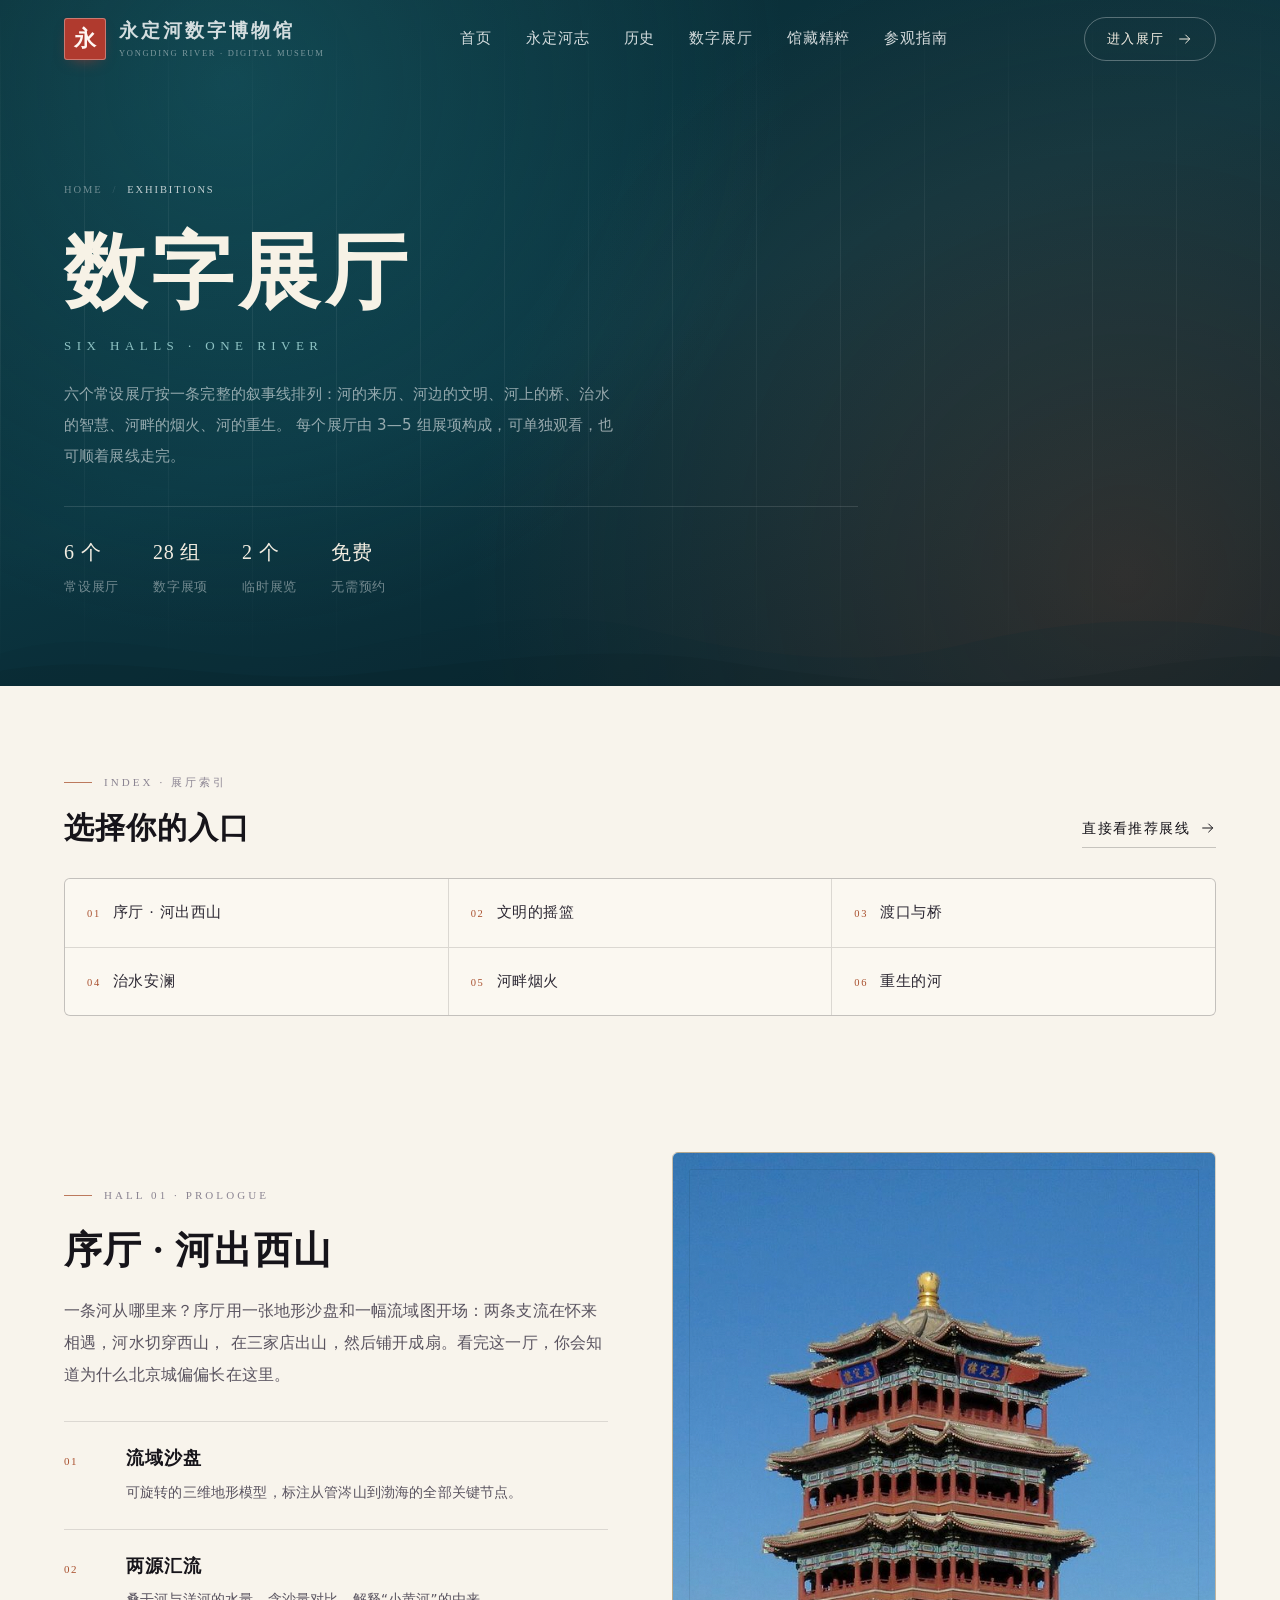
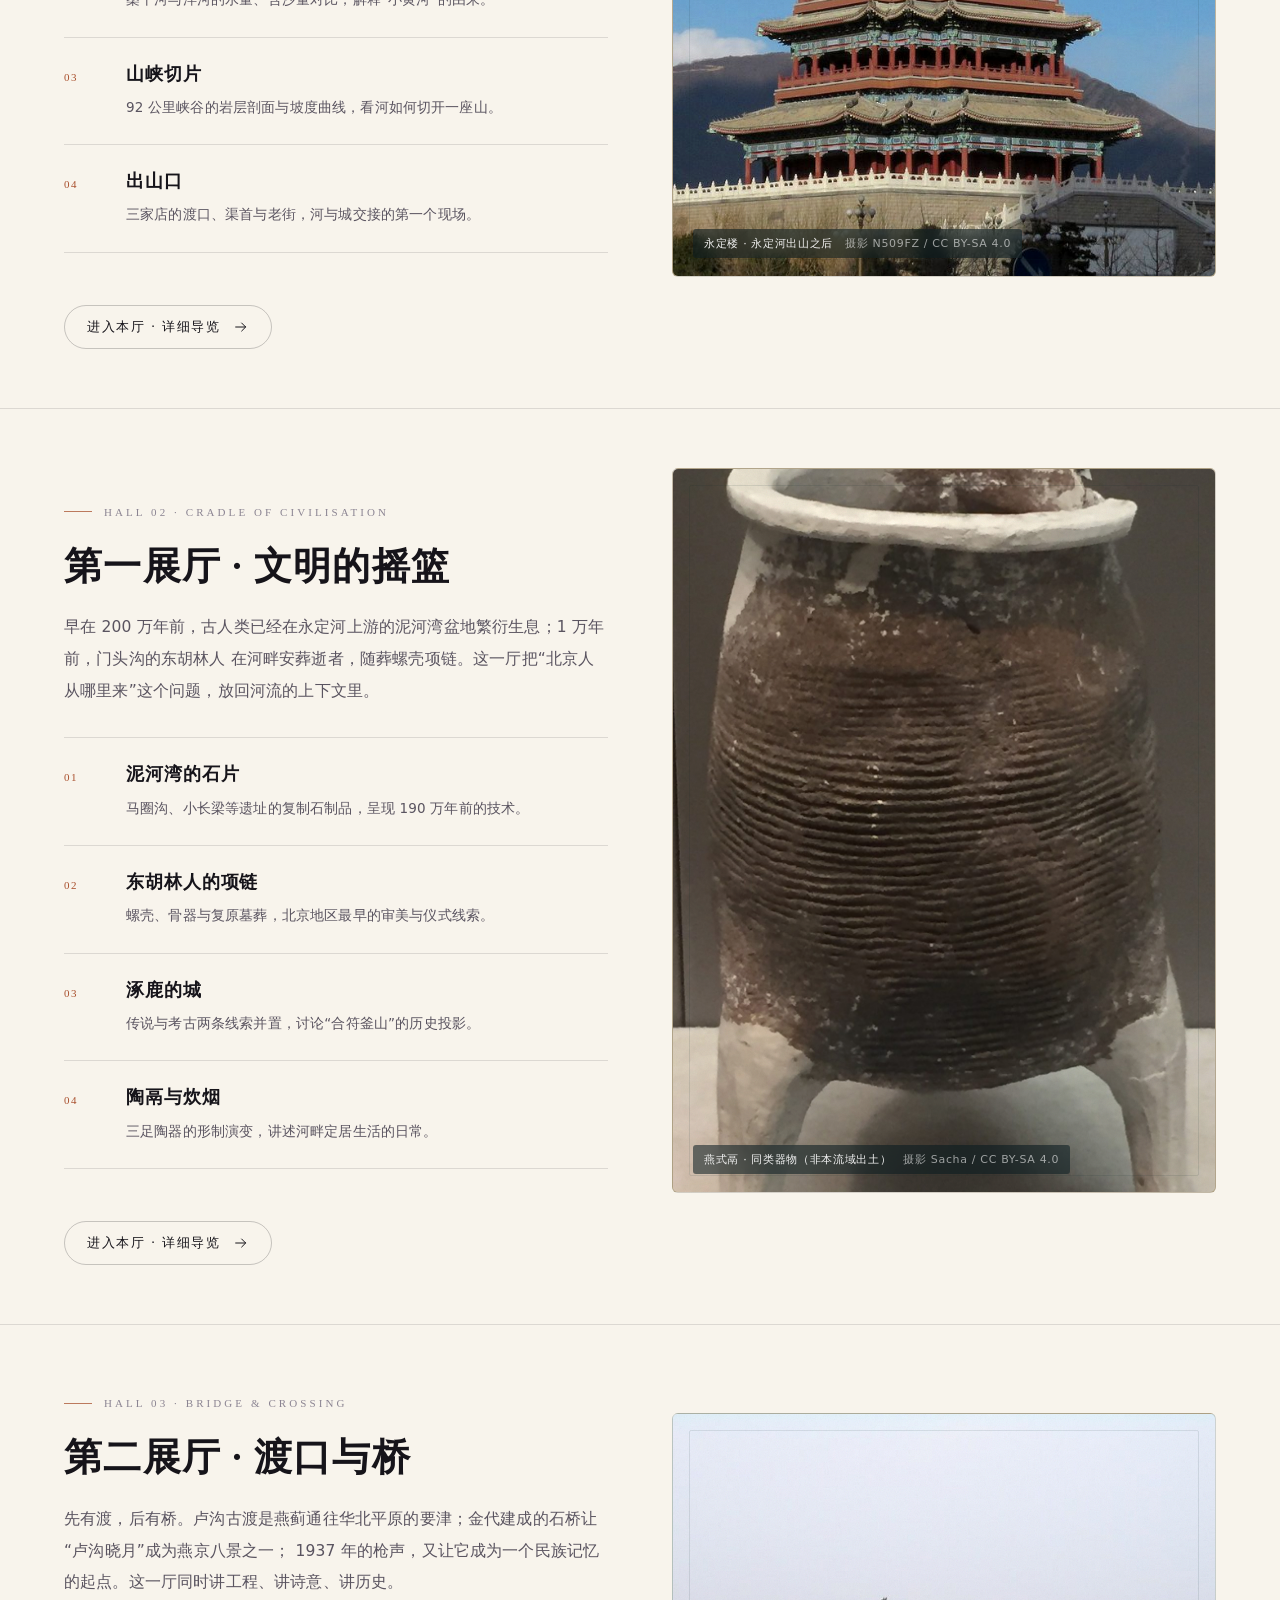
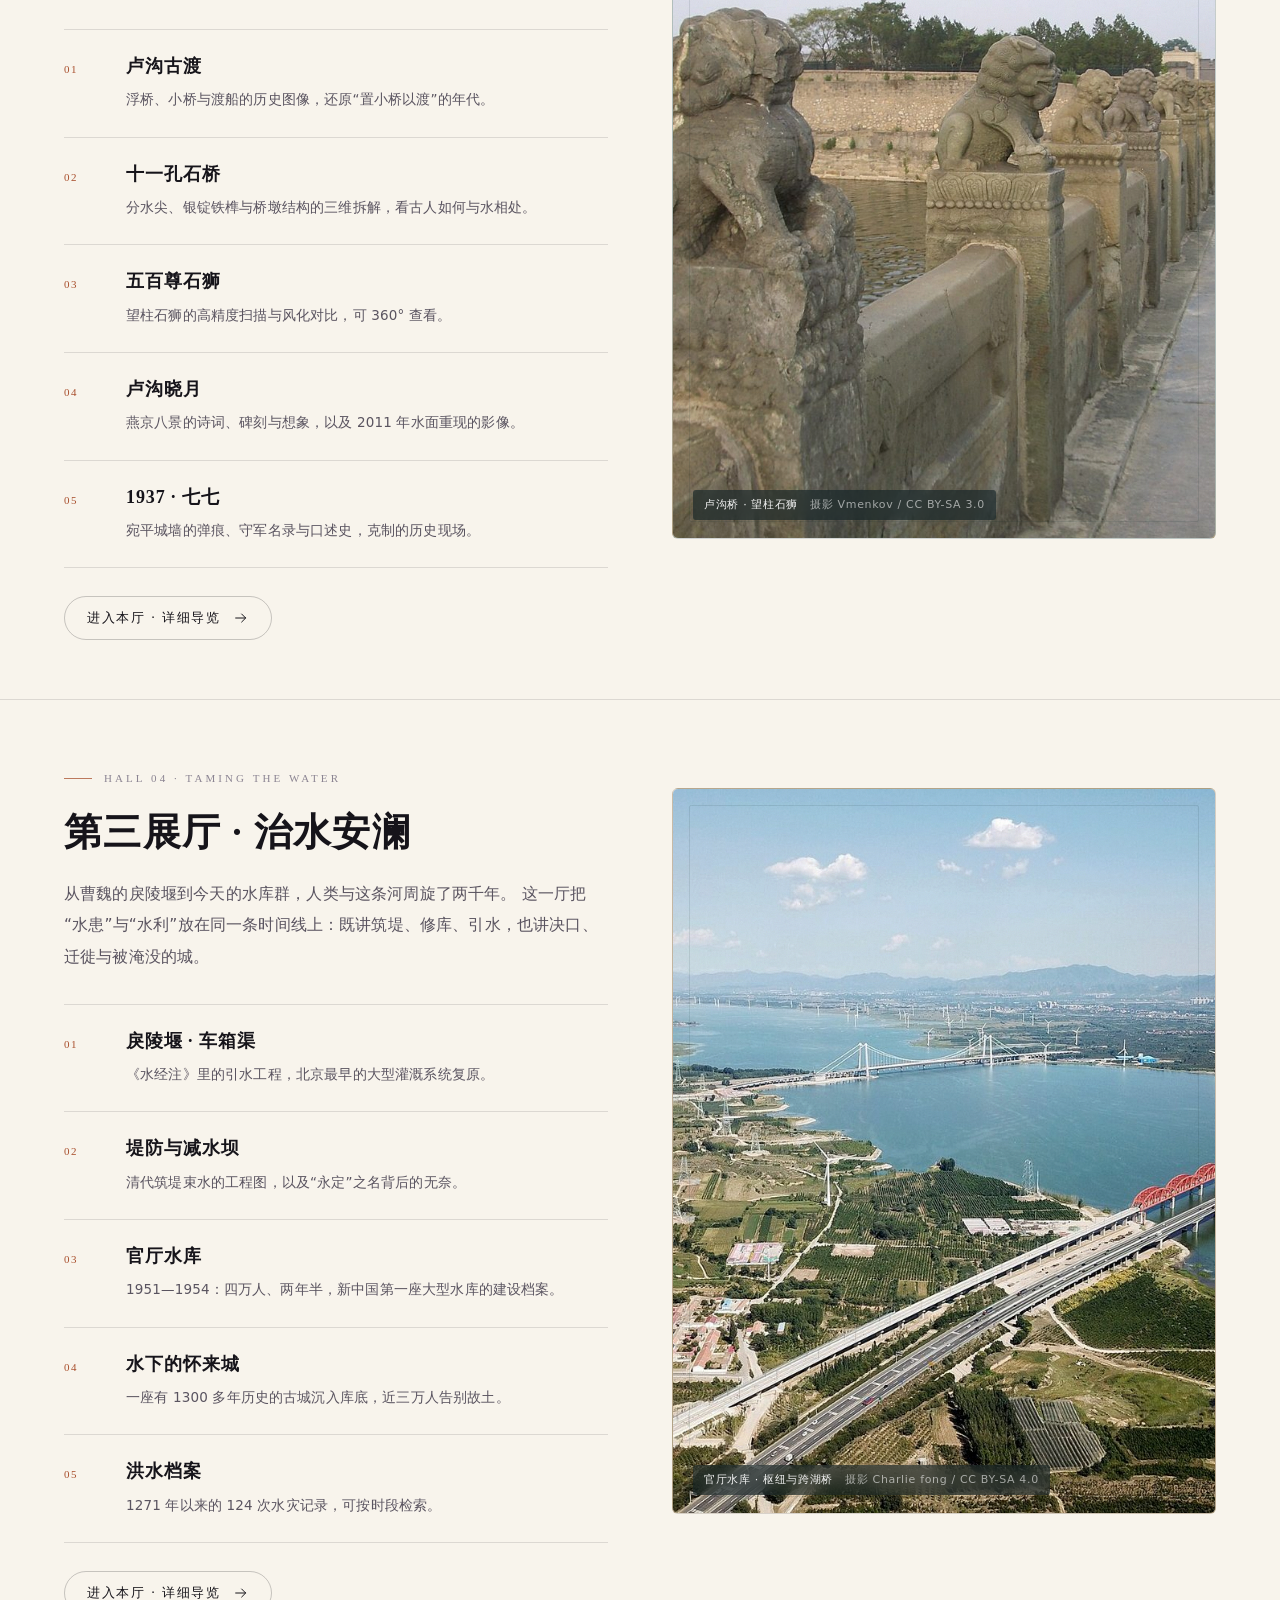
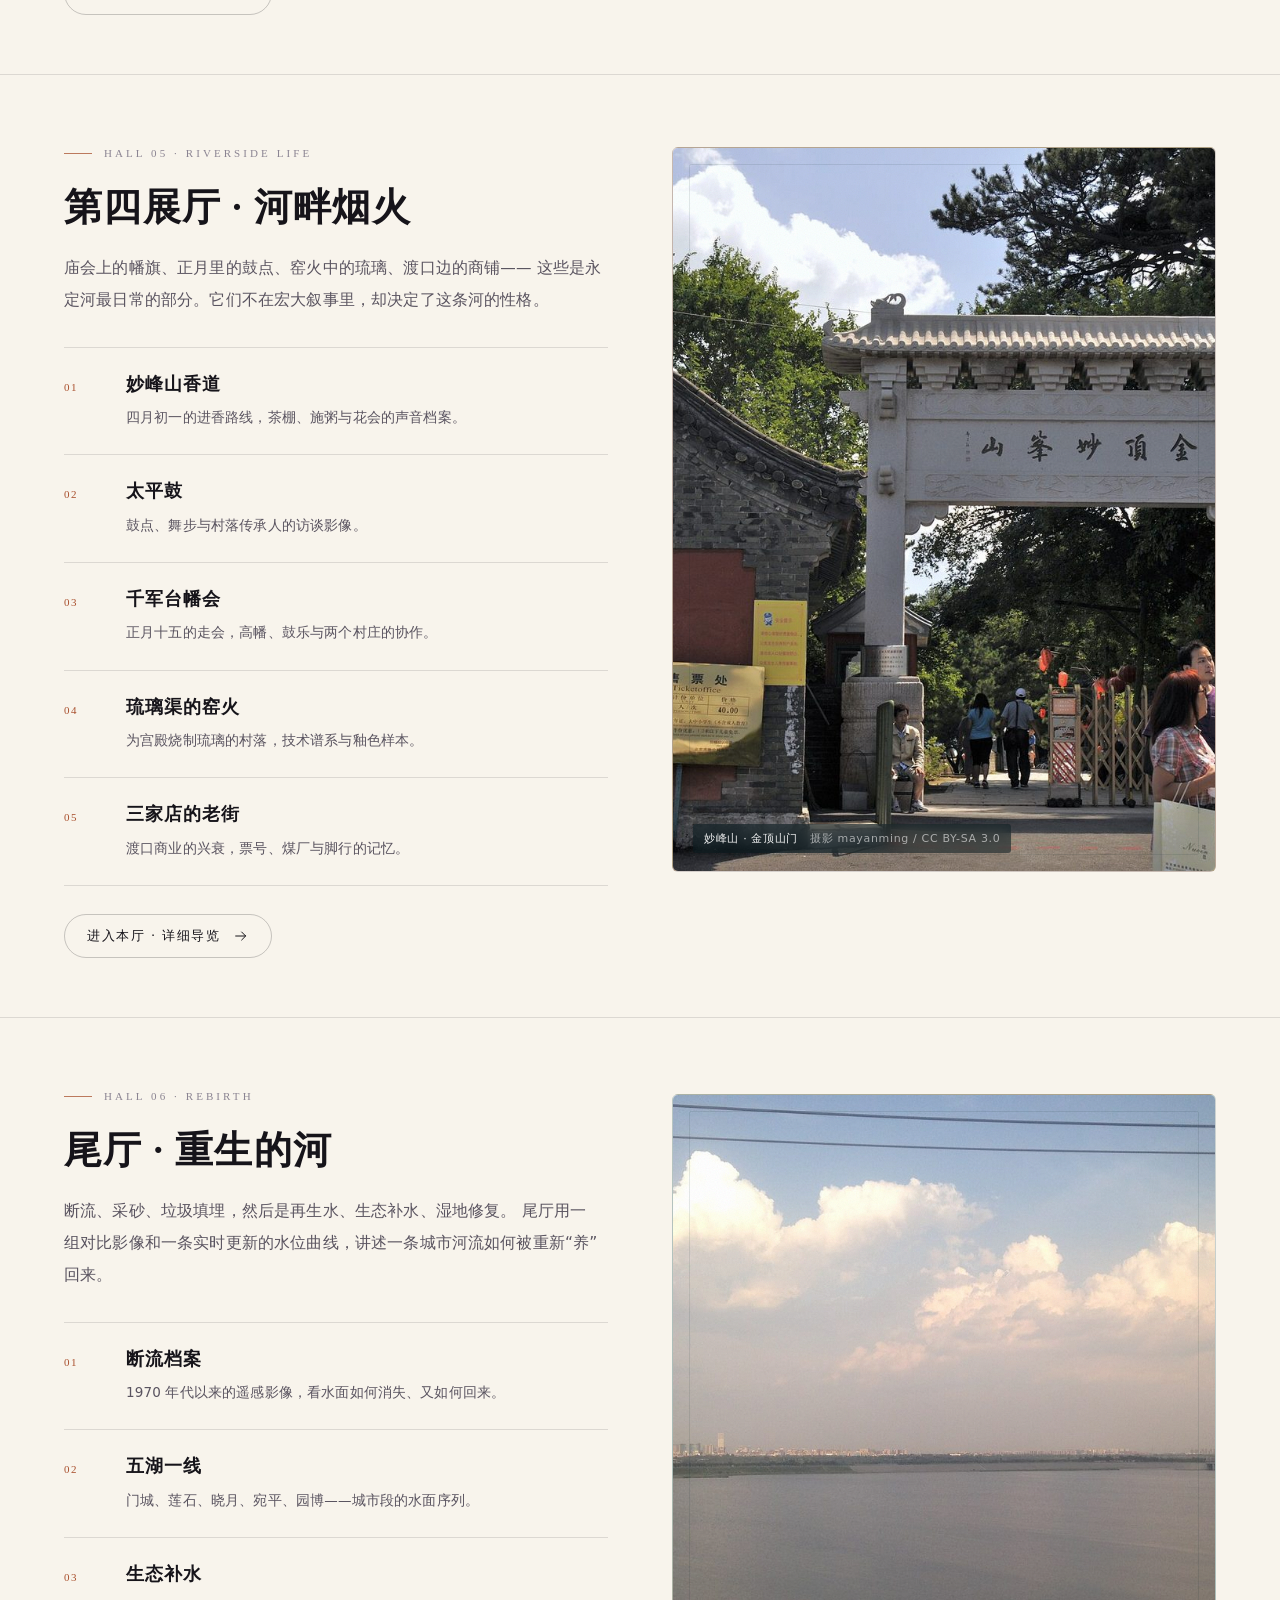
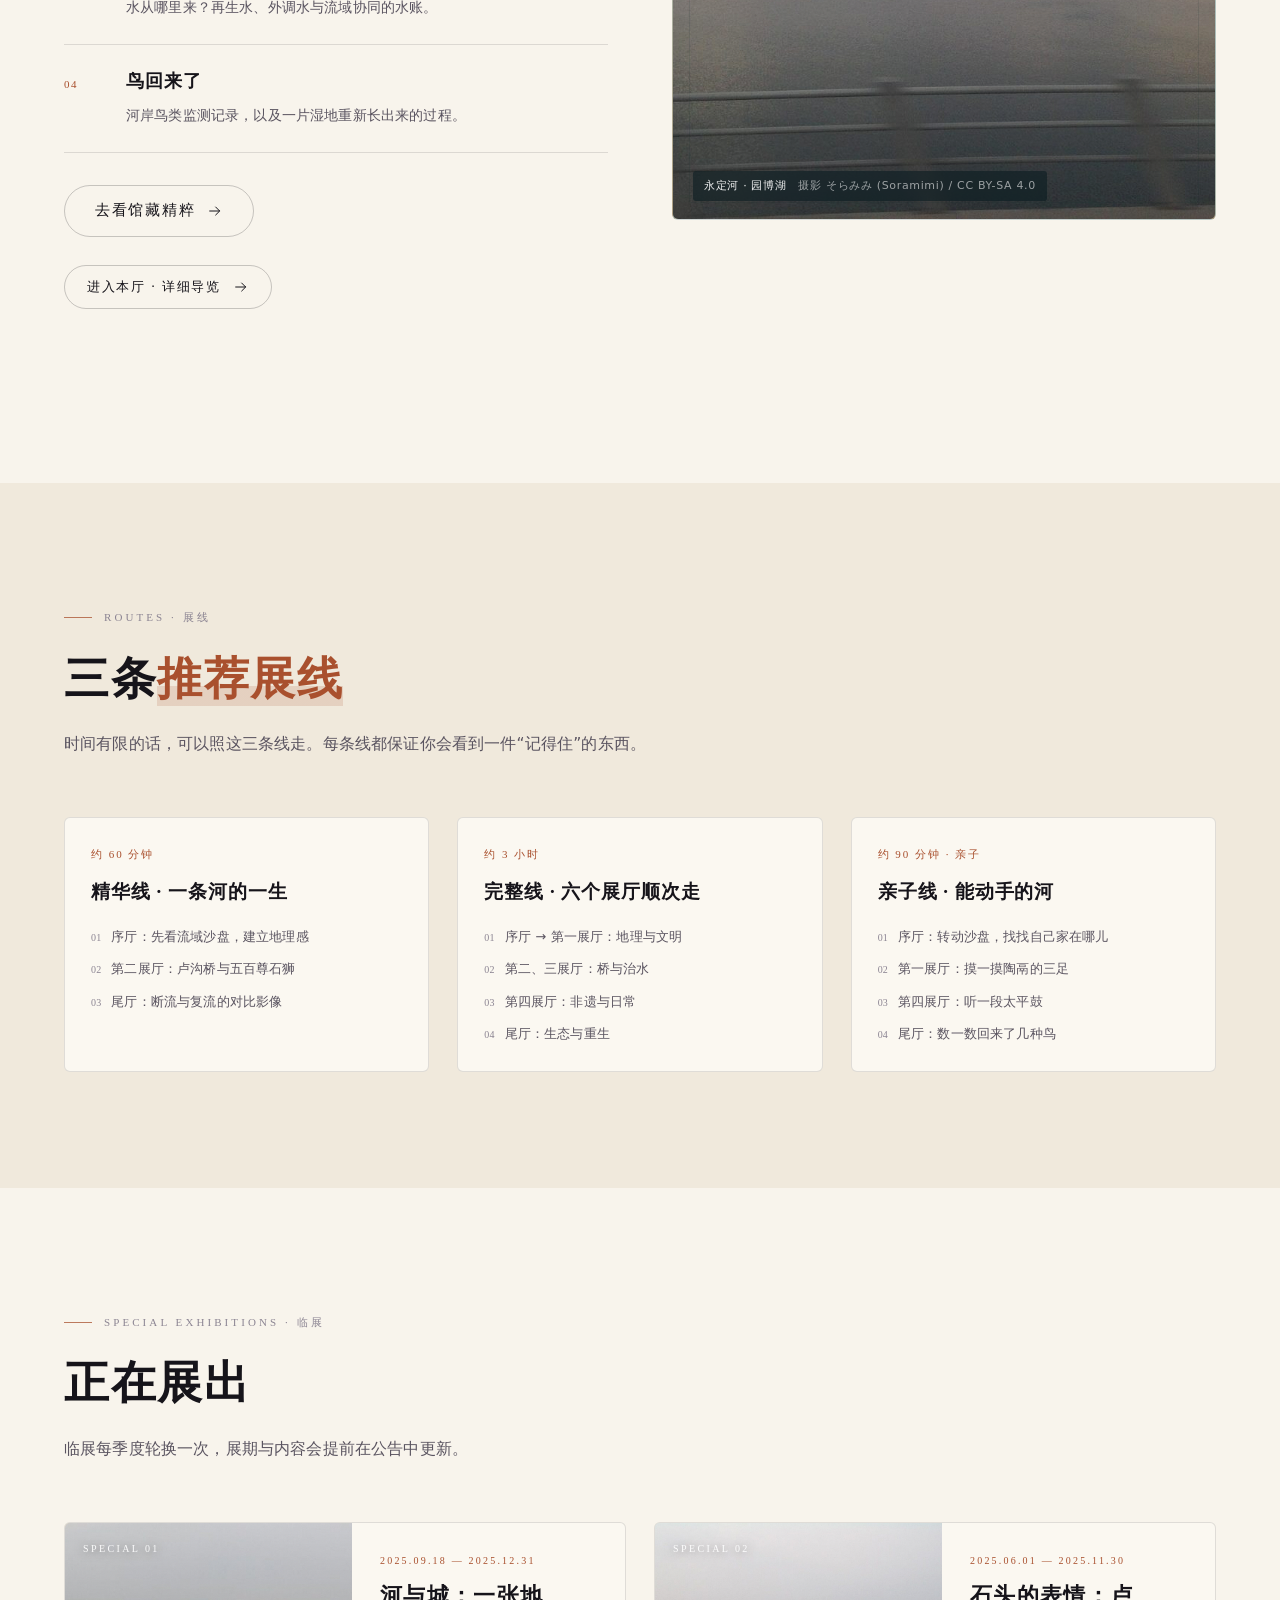
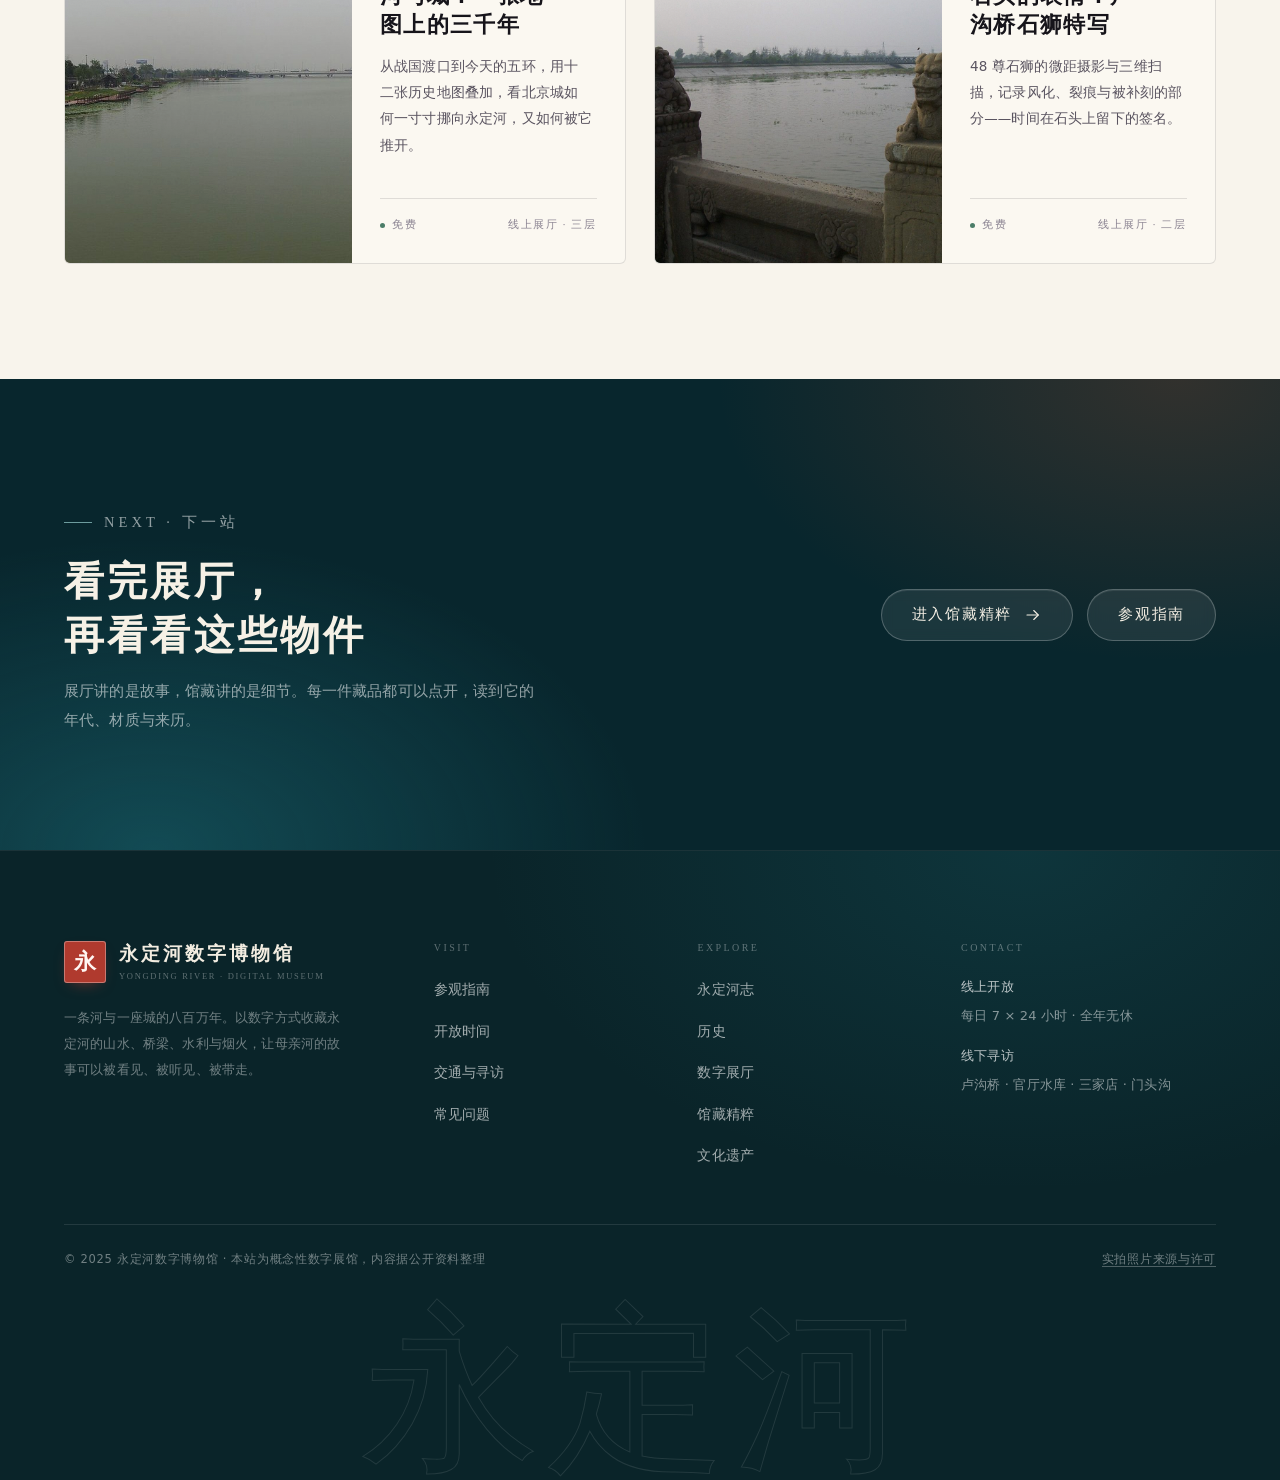
<file: 数字展厅.html>
<!DOCTYPE html>
<html lang="zh-CN">
<head>
<meta charset="UTF-8">
<meta name="viewport" content="width=device-width, initial-scale=1">
<title>数字展厅 | 六个展厅，六种看见河的方式 — 永定河数字博物馆</title>
<meta name="description" content="永定河数字博物馆常设展厅：序厅·河出西山、文明的摇篮、渡口与桥、治水安澜、河畔烟火、重生的河。另有临时展览与推荐展线。">
<meta name="theme-color" content="#08262d">
<link rel="icon" href="data:image/svg+xml,%3Csvg xmlns='http://www.w3.org/2000/svg' viewBox='0 0 100 100'%3E%3Crect width='100' height='100' rx='12' fill='%23b03a2e'/%3E%3Ctext x='50' y='74' font-size='64' text-anchor='middle' fill='%23fff6f2' font-family='serif'%3E永%3C/text%3E%3C/svg%3E">
<link rel="stylesheet" href="系项目/css/全站美化.css">
<script>document.documentElement.classList.add('js');</script>
</head>
<body data-page="exhibition">
<div class="loader" id="loader" role="status" aria-live="polite" aria-label="正在加载">
  <div class="loader__inner">
    <span class="loader__seal" aria-hidden="true">永</span>
    <p class="loader__name">永定河数字博物馆</p>
    <p class="loader__en">Yongding River · Digital Museum</p>
    <div class="loader__bar"><i></i></div>
    <p class="loader__num"><b>0</b></p>
  </div>
</div>

<main id="main">

  <section class="page-hero">
    <div class="page-hero__bg" aria-hidden="true"></div>
    <div class="page-hero__pattern" aria-hidden="true"></div>
    <div class="page-hero__waves" aria-hidden="true">
      <svg viewBox="0 0 1440 140" preserveAspectRatio="none" style="height:120px;width:100%">
        <path d="M0 100c120-40 240 20 360 0s240-60 360-30 240 50 360 20 240-40 360-10v60H0z" fill="#0a2b33" opacity=".6"/>
        <path d="M0 120c140-24 260 18 400 4s280-38 420-14 300 34 440 10 180-16 180-16v36H0z" fill="#082026" opacity=".8"/>
      </svg>
    </div>

    <div class="container">
      <nav class="breadcrumb" aria-label="面包屑导航">
        <a href="首页.html">Home</a><i>/</i><span aria-current="page">Exhibitions</span>
      </nav>
      <h1 class="page-hero__title">数字展厅
        <small>Six Halls · One River</small>
      </h1>
      <p class="page-hero__desc">
        六个常设展厅按一条完整的叙事线排列：河的来历、河边的文明、河上的桥、治水的智慧、河畔的烟火、河的重生。
        每个展厅由 3—5 组展项构成，可单独观看，也可顺着展线走完。
      </p>
      <div class="page-hero__meta">
        <div><strong>6 个</strong>常设展厅</div>
        <div><strong>28 组</strong>数字展项</div>
        <div><strong>2 个</strong>临时展览</div>
        <div><strong>免费</strong>无需预约</div>
      </div>
    </div>
  </section>

  <section class="section section--tight" aria-labelledby="index-title">
    <div class="container">
      <div style="display:flex;flex-wrap:wrap;align-items:flex-end;justify-content:space-between;gap:18px" data-reveal>
        <div>
          <p class="eyebrow">Index · 展厅索引</p>
          <h2 class="sec-title" id="index-title" style="font-size:clamp(22px,2.4vw,30px);margin-top:14px">选择你的入口</h2>
        </div>
        <a class="tlink" href="#route">直接看推荐展线
          <svg width="16" height="16" viewBox="0 0 24 24" aria-hidden="true"><use href="#i-arrow"/></svg>
        </a>
      </div>

      <nav class="hall-index" aria-label="展厅快速索引" data-reveal="fade">
        <a href="序厅.html"><b>01</b>序厅 · 河出西山</a>
        <a href="第一展厅.html"><b>02</b>文明的摇篮</a>
        <a href="第二展厅.html"><b>03</b>渡口与桥</a>
        <a href="第三展厅.html"><b>04</b>治水安澜</a>
        <a href="第四展厅.html"><b>05</b>河畔烟火</a>
        <a href="尾厅.html"><b>06</b>重生的河</a>
      </nav>
    </div>
  </section>

  <section class="section" style="padding-top:0" aria-label="常设展厅">

    <article class="hall" id="hall-1">
      <div class="container">
        <div class="split split--reverse">
          <figure class="art-frame art-frame--tall" data-reveal="left" style="margin:0;--art-a:#e9e2d2;--art-b:#cfc3a8">
            <img src="系项目/图/yongding-tower.jpg" alt="永定楼与门城湖水面" loading="lazy">
            <figcaption class="art-frame__cap">永定楼 · 永定河出山之后 <em>摄影 N509FZ / CC BY-SA 4.0</em></figcaption>
          </figure>
          <div data-reveal="right">
            <p class="eyebrow">Hall 01 · Prologue</p>
            <h2 class="hall-title">序厅 · 河出西山</h2>
            <p class="sec-desc">
              一条河从哪里来？序厅用一张地形沙盘和一幅流域图开场：两条支流在怀来相遇，河水切穿西山，
              在三家店出山，然后铺开成扇。看完这一厅，你会知道为什么北京城偏偏长在这里。
            </p>
            <div class="flist" style="margin-top:30px">
              <div class="flist__item">
                <span class="flist__no">01</span>
                <div><h3>流域沙盘</h3><p>可旋转的三维地形模型，标注从管涔山到渤海的全部关键节点。</p></div>
              </div>
              <div class="flist__item">
                <span class="flist__no">02</span>
                <div><h3>两源汇流</h3><p>桑干河与洋河的水量、含沙量对比，解释“小黄河”的由来。</p></div>
              </div>
              <div class="flist__item">
                <span class="flist__no">03</span>
                <div><h3>山峡切片</h3><p>92 公里峡谷的岩层剖面与坡度曲线，看河如何切开一座山。</p></div>
              </div>
              <div class="flist__item">
                <span class="flist__no">04</span>
                <div><h3>出山口</h3><p>三家店的渡口、渠首与老街，河与城交接的第一个现场。</p></div>
              </div>
            </div>
          </div>
        </div>
        <div class="hall-cta">
          <a class="btn btn--ghost btn--sm" href="序厅.html">进入本厅 · 详细导览<svg class="btn__arrow" width="16" height="16" viewBox="0 0 24 24" aria-hidden="true"><use href="#i-arrow"/></svg></a>
        </div>
      </div>
    </article>

    <article class="hall" id="hall-2">
      <div class="container">
        <div class="split">
          <div data-reveal="left">
            <p class="eyebrow">Hall 02 · Cradle of Civilisation</p>
            <h2 class="hall-title">第一展厅 · 文明的摇篮</h2>
            <p class="sec-desc">
              早在 200 万年前，古人类已经在永定河上游的泥河湾盆地繁衍生息；1 万年前，门头沟的东胡林人
              在河畔安葬逝者，随葬螺壳项链。这一厅把“北京人从哪里来”这个问题，放回河流的上下文里。
            </p>
            <div class="flist" style="margin-top:30px">
              <div class="flist__item">
                <span class="flist__no">01</span>
                <div><h3>泥河湾的石片</h3><p>马圈沟、小长梁等遗址的复制石制品，呈现 190 万年前的技术。</p></div>
              </div>
              <div class="flist__item">
                <span class="flist__no">02</span>
                <div><h3>东胡林人的项链</h3><p>螺壳、骨器与复原墓葬，北京地区最早的审美与仪式线索。</p></div>
              </div>
              <div class="flist__item">
                <span class="flist__no">03</span>
                <div><h3>涿鹿的城</h3><p>传说与考古两条线索并置，讨论“合符釜山”的历史投影。</p></div>
              </div>
              <div class="flist__item">
                <span class="flist__no">04</span>
                <div><h3>陶鬲与炊烟</h3><p>三足陶器的形制演变，讲述河畔定居生活的日常。</p></div>
              </div>
            </div>
          </div>
          <figure class="art-frame art-frame--tall" data-reveal="right" style="margin:0;--art-a:#e6ddcd;--art-b:#cbbca0">
            <img src="系项目/图/li-vessel.jpg" alt="燕式鬲，同类器物的博物馆藏品照片" loading="lazy">
            <figcaption class="art-frame__cap">燕式鬲 · 同类器物（非本流域出土） <em>摄影 Sacha / CC BY-SA 4.0</em></figcaption>
          </figure>
        </div>
        <div class="hall-cta">
          <a class="btn btn--ghost btn--sm" href="第一展厅.html">进入本厅 · 详细导览<svg class="btn__arrow" width="16" height="16" viewBox="0 0 24 24" aria-hidden="true"><use href="#i-arrow"/></svg></a>
        </div>
      </div>
    </article>

    <article class="hall" id="hall-3">
      <div class="container">
        <div class="split split--reverse">
          <figure class="art-frame art-frame--tall" data-reveal="left" style="margin:0;--art-a:#dfe6e2;--art-b:#bfd0cb">
            <img src="系项目/图/lion-04.jpg" alt="卢沟桥望柱上的石狮近景" loading="lazy">
            <figcaption class="art-frame__cap">卢沟桥 · 望柱石狮 <em>摄影 Vmenkov / CC BY-SA 3.0</em></figcaption>
          </figure>
          <div data-reveal="right">
            <p class="eyebrow">Hall 03 · Bridge &amp; Crossing</p>
            <h2 class="hall-title">第二展厅 · 渡口与桥</h2>
            <p class="sec-desc">
              先有渡，后有桥。卢沟古渡是燕蓟通往华北平原的要津；金代建成的石桥让“卢沟晓月”成为燕京八景之一；
              1937 年的枪声，又让它成为一个民族记忆的起点。这一厅同时讲工程、讲诗意、讲历史。
            </p>
            <div class="flist" style="margin-top:30px">
              <div class="flist__item">
                <span class="flist__no">01</span>
                <div><h3>卢沟古渡</h3><p>浮桥、小桥与渡船的历史图像，还原“置小桥以渡”的年代。</p></div>
              </div>
              <div class="flist__item">
                <span class="flist__no">02</span>
                <div><h3>十一孔石桥</h3><p>分水尖、银锭铁榫与桥墩结构的三维拆解，看古人如何与水相处。</p></div>
              </div>
              <div class="flist__item">
                <span class="flist__no">03</span>
                <div><h3>五百尊石狮</h3><p>望柱石狮的高精度扫描与风化对比，可 360° 查看。</p></div>
              </div>
              <div class="flist__item">
                <span class="flist__no">04</span>
                <div><h3>卢沟晓月</h3><p>燕京八景的诗词、碑刻与想象，以及 2011 年水面重现的影像。</p></div>
              </div>
              <div class="flist__item">
                <span class="flist__no">05</span>
                <div><h3>1937 · 七七</h3><p>宛平城墙的弹痕、守军名录与口述史，克制的历史现场。</p></div>
              </div>
            </div>
          </div>
        </div>
        <div class="hall-cta">
          <a class="btn btn--ghost btn--sm" href="第二展厅.html">进入本厅 · 详细导览<svg class="btn__arrow" width="16" height="16" viewBox="0 0 24 24" aria-hidden="true"><use href="#i-arrow"/></svg></a>
        </div>
      </div>
    </article>

    <article class="hall" id="hall-4">
      <div class="container">
        <div class="split">
          <div data-reveal="left">
            <p class="eyebrow">Hall 04 · Taming the Water</p>
            <h2 class="hall-title">第三展厅 · 治水安澜</h2>
            <p class="sec-desc">
              从曹魏的戾陵堰到今天的水库群，人类与这条河周旋了两千年。
              这一厅把“水患”与“水利”放在同一条时间线上：既讲筑堤、修库、引水，也讲决口、迁徙与被淹没的城。
            </p>
            <div class="flist" style="margin-top:30px">
              <div class="flist__item">
                <span class="flist__no">01</span>
                <div><h3>戾陵堰 · 车箱渠</h3><p>《水经注》里的引水工程，北京最早的大型灌溉系统复原。</p></div>
              </div>
              <div class="flist__item">
                <span class="flist__no">02</span>
                <div><h3>堤防与减水坝</h3><p>清代筑堤束水的工程图，以及“永定”之名背后的无奈。</p></div>
              </div>
              <div class="flist__item">
                <span class="flist__no">03</span>
                <div><h3>官厅水库</h3><p>1951—1954：四万人、两年半，新中国第一座大型水库的建设档案。</p></div>
              </div>
              <div class="flist__item">
                <span class="flist__no">04</span>
                <div><h3>水下的怀来城</h3><p>一座有 1300 多年历史的古城沉入库底，近三万人告别故土。</p></div>
              </div>
              <div class="flist__item">
                <span class="flist__no">05</span>
                <div><h3>洪水档案</h3><p>1271 年以来的 124 次水灾记录，可按时段检索。</p></div>
              </div>
            </div>
          </div>
          <figure class="art-frame art-frame--tall" data-reveal="right" style="margin:0;--art-a:#ece1d0;--art-b:#d5c1a4">
            <img src="系项目/图/guanting-bridges.jpg" alt="官厅水库大坝与跨湖桥航拍" loading="lazy">
            <figcaption class="art-frame__cap">官厅水库 · 枢纽与跨湖桥 <em>摄影 Charlie fong / CC BY-SA 4.0</em></figcaption>
          </figure>
        </div>
        <div class="hall-cta">
          <a class="btn btn--ghost btn--sm" href="第三展厅.html">进入本厅 · 详细导览<svg class="btn__arrow" width="16" height="16" viewBox="0 0 24 24" aria-hidden="true"><use href="#i-arrow"/></svg></a>
        </div>
      </div>
    </article>

    <article class="hall" id="hall-5">
      <div class="container">
        <div class="split split--reverse">
          <figure class="art-frame art-frame--tall" data-reveal="left" style="margin:0;--art-a:#e8ddd5;--art-b:#d2bdb0">
            <img src="系项目/图/miaofeng-gate.jpg" alt="妙峰山金顶山门" loading="lazy">
            <figcaption class="art-frame__cap">妙峰山 · 金顶山门 <em>摄影 mayanming / CC BY-SA 3.0</em></figcaption>
          </figure>
          <div data-reveal="right">
            <p class="eyebrow">Hall 05 · Riverside Life</p>
            <h2 class="hall-title">第四展厅 · 河畔烟火</h2>
            <p class="sec-desc">
              庙会上的幡旗、正月里的鼓点、窑火中的琉璃、渡口边的商铺——
              这些是永定河最日常的部分。它们不在宏大叙事里，却决定了这条河的性格。
            </p>
            <div class="flist" style="margin-top:30px">
              <div class="flist__item">
                <span class="flist__no">01</span>
                <div><h3>妙峰山香道</h3><p>四月初一的进香路线，茶棚、施粥与花会的声音档案。</p></div>
              </div>
              <div class="flist__item">
                <span class="flist__no">02</span>
                <div><h3>太平鼓</h3><p>鼓点、舞步与村落传承人的访谈影像。</p></div>
              </div>
              <div class="flist__item">
                <span class="flist__no">03</span>
                <div><h3>千军台幡会</h3><p>正月十五的走会，高幡、鼓乐与两个村庄的协作。</p></div>
              </div>
              <div class="flist__item">
                <span class="flist__no">04</span>
                <div><h3>琉璃渠的窑火</h3><p>为宫殿烧制琉璃的村落，技术谱系与釉色样本。</p></div>
              </div>
              <div class="flist__item">
                <span class="flist__no">05</span>
                <div><h3>三家店的老街</h3><p>渡口商业的兴衰，票号、煤厂与脚行的记忆。</p></div>
              </div>
            </div>
          </div>
        </div>
        <div class="hall-cta">
          <a class="btn btn--ghost btn--sm" href="第四展厅.html">进入本厅 · 详细导览<svg class="btn__arrow" width="16" height="16" viewBox="0 0 24 24" aria-hidden="true"><use href="#i-arrow"/></svg></a>
        </div>
      </div>
    </article>

    <article class="hall" id="hall-6">
      <div class="container">
        <div class="split">
          <div data-reveal="left">
            <p class="eyebrow">Hall 06 · Rebirth</p>
            <h2 class="hall-title">尾厅 · 重生的河</h2>
            <p class="sec-desc">
              断流、采砂、垃圾填埋，然后是再生水、生态补水、湿地修复。
              尾厅用一组对比影像和一条实时更新的水位曲线，讲述一条城市河流如何被重新“养”回来。
            </p>
            <div class="flist" style="margin-top:30px">
              <div class="flist__item">
                <span class="flist__no">01</span>
                <div><h3>断流档案</h3><p>1970 年代以来的遥感影像，看水面如何消失、又如何回来。</p></div>
              </div>
              <div class="flist__item">
                <span class="flist__no">02</span>
                <div><h3>五湖一线</h3><p>门城、莲石、晓月、宛平、园博——城市段的水面序列。</p></div>
              </div>
              <div class="flist__item">
                <span class="flist__no">03</span>
                <div><h3>生态补水</h3><p>水从哪里来？再生水、外调水与流域协同的水账。</p></div>
              </div>
              <div class="flist__item">
                <span class="flist__no">04</span>
                <div><h3>鸟回来了</h3><p>河岸鸟类监测记录，以及一片湿地重新长出来的过程。</p></div>
              </div>
            </div>
            <div style="margin-top:32px">
              <a class="btn btn--ghost" href="馆藏精粹.html">去看馆藏精粹
                <svg class="btn__arrow" width="16" height="16" viewBox="0 0 24 24" aria-hidden="true"><use href="#i-arrow"/></svg>
              </a>
            </div>
          </div>
          <figure class="art-frame art-frame--tall" data-reveal="right" style="margin:0;--art-a:#dde7e3;--art-b:#bed3cc">
            <img src="系项目/图/yuanbo.jpg" alt="永定河园博湖水面" loading="lazy">
            <figcaption class="art-frame__cap">永定河 · 园博湖 <em>摄影 そらみみ (Soramimi) / CC BY-SA 4.0</em></figcaption>
          </figure>
        </div>
        <div class="hall-cta">
          <a class="btn btn--ghost btn--sm" href="尾厅.html">进入本厅 · 详细导览<svg class="btn__arrow" width="16" height="16" viewBox="0 0 24 24" aria-hidden="true"><use href="#i-arrow"/></svg></a>
        </div>
      </div>
    </article>
  </section>

  <section class="section section--paper2" id="route" aria-labelledby="route-title">
    <div class="container">
      <div class="sec-head" data-reveal>
        <p class="eyebrow">Routes · 展线</p>
        <h2 class="sec-title" id="route-title">三条<em>推荐展线</em></h2>
        <p class="sec-desc">时间有限的话，可以照这三条线走。每条线都保证你会看到一件“记得住”的东西。</p>
      </div>

      <div class="grid grid--3">
        <article class="route" data-reveal>
          <p class="route__time">约 60 分钟</p>
          <h3>精华线 · 一条河的一生</h3>
          <ol>
            <li>序厅：先看流域沙盘，建立地理感</li>
            <li>第二展厅：卢沟桥与五百尊石狮</li>
            <li>尾厅：断流与复流的对比影像</li>
          </ol>
        </article>
        <article class="route" data-reveal>
          <p class="route__time">约 3 小时</p>
          <h3>完整线 · 六个展厅顺次走</h3>
          <ol>
            <li>序厅 → 第一展厅：地理与文明</li>
            <li>第二、三展厅：桥与治水</li>
            <li>第四展厅：非遗与日常</li>
            <li>尾厅：生态与重生</li>
          </ol>
        </article>
        <article class="route" data-reveal>
          <p class="route__time">约 90 分钟 · 亲子</p>
          <h3>亲子线 · 能动手的河</h3>
          <ol>
            <li>序厅：转动沙盘，找找自己家在哪儿</li>
            <li>第一展厅：摸一摸陶鬲的三足</li>
            <li>第四展厅：听一段太平鼓</li>
            <li>尾厅：数一数回来了几种鸟</li>
          </ol>
        </article>
      </div>
    </div>
  </section>

  <section class="section" id="special" aria-labelledby="special-title">
    <div class="container">
      <div class="sec-head" data-reveal>
        <p class="eyebrow">Special Exhibitions · 临展</p>
        <h2 class="sec-title" id="special-title">正在展出</h2>
        <p class="sec-desc">临展每季度轮换一次，展期与内容会提前在公告中更新。</p>
      </div>

      <div class="grid grid--2">
        <article class="exhibit exhibit--wide" data-reveal>
          <div class="exhibit__art" style="--art-a:#e8dfcd;--art-b:#d0c2a6;--art-c:#b9a98a">
            <span class="exhibit__no">SPECIAL 01</span>
            <img src="系项目/图/yongding-pano.jpg" alt="永定河河段水面与远岸" loading="lazy">
          </div>
          <div class="exhibit__body">
            <p class="exhibit__kicker">2025.09.18 — 2025.12.31</p>
            <h3 class="exhibit__title">河与城：一张地图上的三千年</h3>
            <p class="exhibit__desc">从战国渡口到今天的五环，用十二张历史地图叠加，看北京城如何一寸寸挪向永定河，又如何被它推开。</p>
            <div class="exhibit__foot"><span><i class="dot"></i>免费</span><span>线上展厅 · 三层</span></div>
          </div>
        </article>

        <article class="exhibit exhibit--wide" data-reveal>
          <div class="exhibit__art" style="--art-a:#dfe6e2;--art-b:#c0d1cc;--art-c:#a5bab4">
            <span class="exhibit__no">SPECIAL 02</span>
            <img src="系项目/图/lion-01.jpg" alt="卢沟桥望柱石狮与河水" loading="lazy">
          </div>
          <div class="exhibit__body">
            <p class="exhibit__kicker">2025.06.01 — 2025.11.30</p>
            <h3 class="exhibit__title">石头的表情：卢沟桥石狮特写</h3>
            <p class="exhibit__desc">48 尊石狮的微距摄影与三维扫描，记录风化、裂痕与被补刻的部分——时间在石头上留下的签名。</p>
            <div class="exhibit__foot"><span><i class="dot"></i>免费</span><span>线上展厅 · 二层</span></div>
          </div>
        </article>
      </div>
    </div>
  </section>

  <section class="section cta-band" aria-labelledby="cta-title">
    <div class="cta-band__bg" aria-hidden="true"></div>
    <div class="container">
      <div data-reveal="left">
        <p class="eyebrow eyebrow--light">Next · 下一站</p>
        <h2 id="cta-title" style="margin-top:18px">看完展厅，<br>再看看这些物件</h2>
        <p>展厅讲的是故事，馆藏讲的是细节。每一件藏品都可以点开，读到它的年代、材质与来历。</p>
      </div>
      <div style="display:flex;flex-wrap:wrap;gap:14px" data-reveal="right">
        <a class="btn btn--light" href="馆藏精粹.html">进入馆藏精粹
          <svg class="btn__arrow" width="18" height="18" viewBox="0 0 24 24" aria-hidden="true"><use href="#i-arrow"/></svg>
        </a>
        <a class="btn btn--light" href="参观指南.html">参观指南</a>
      </div>
    </div>
  </section>

</main>

<script src="系项目/Java/布局设计.js"></script>
</body>
</html>
</file>
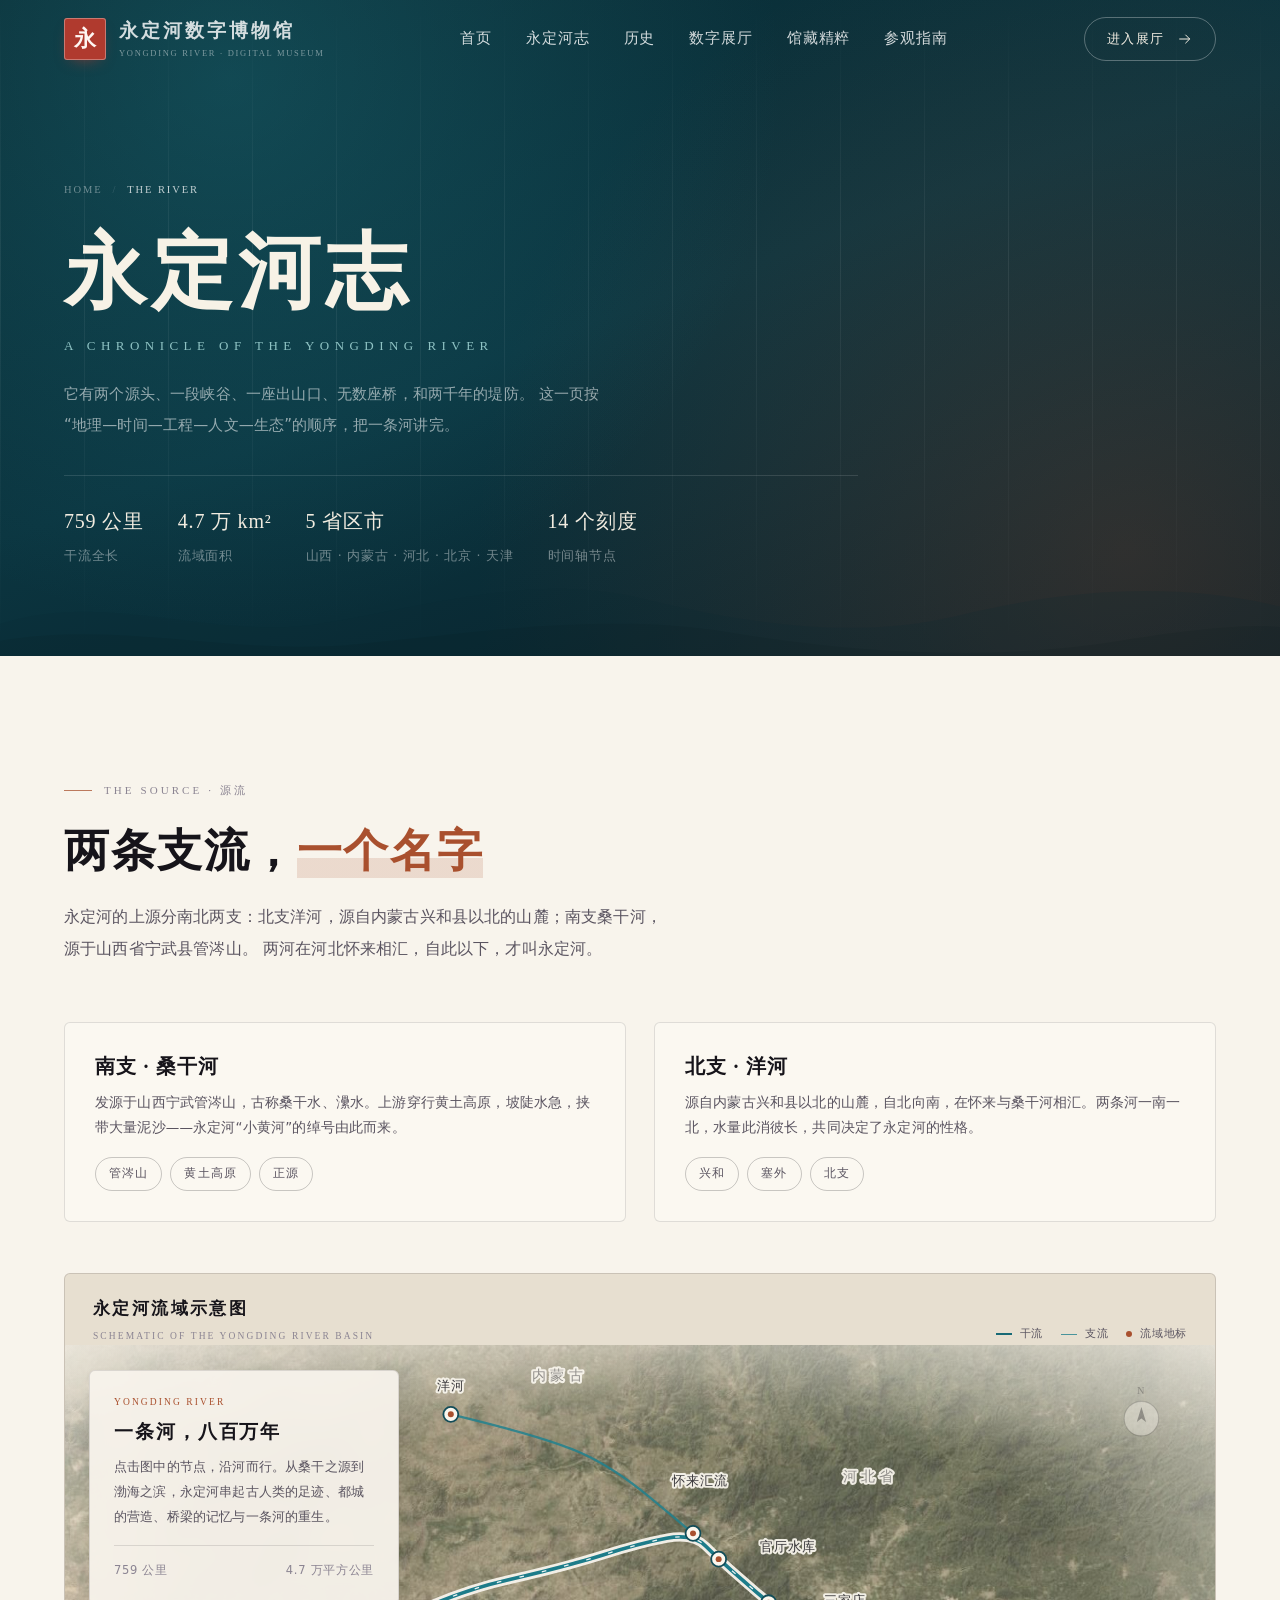
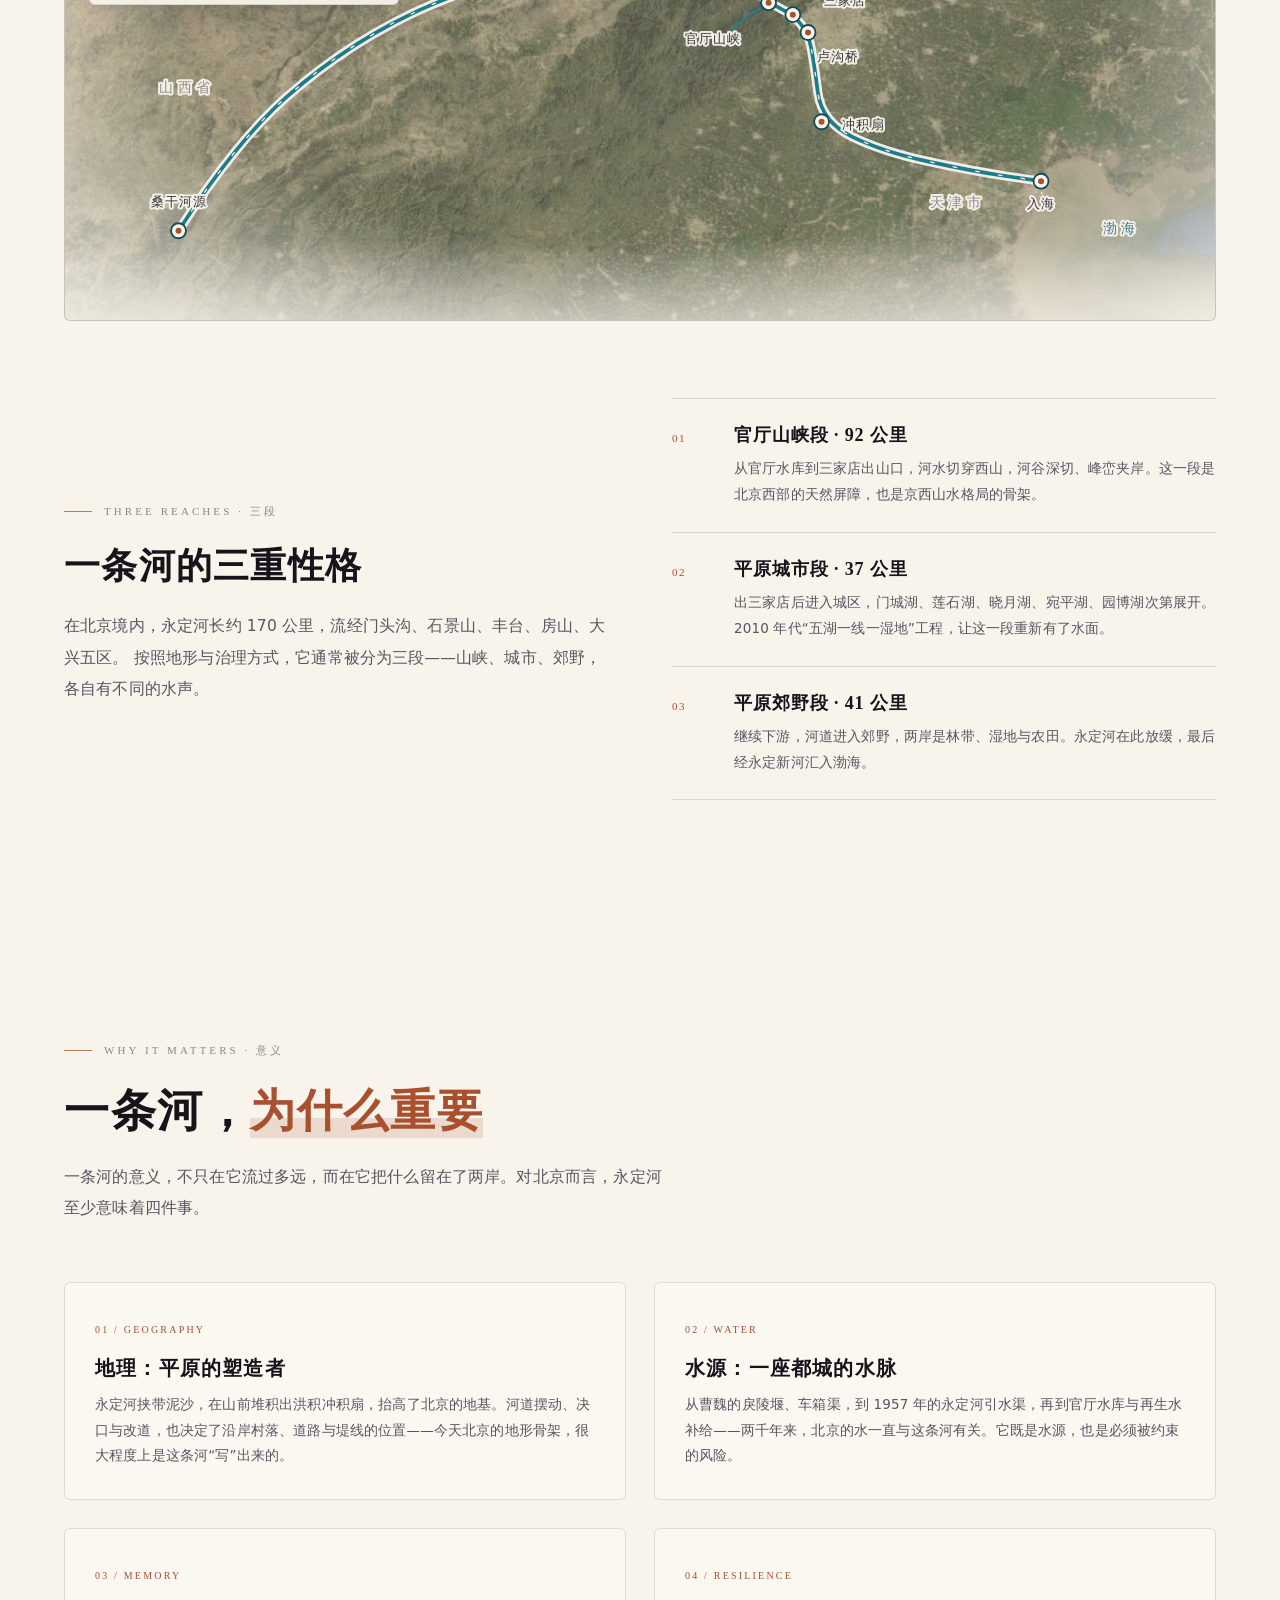
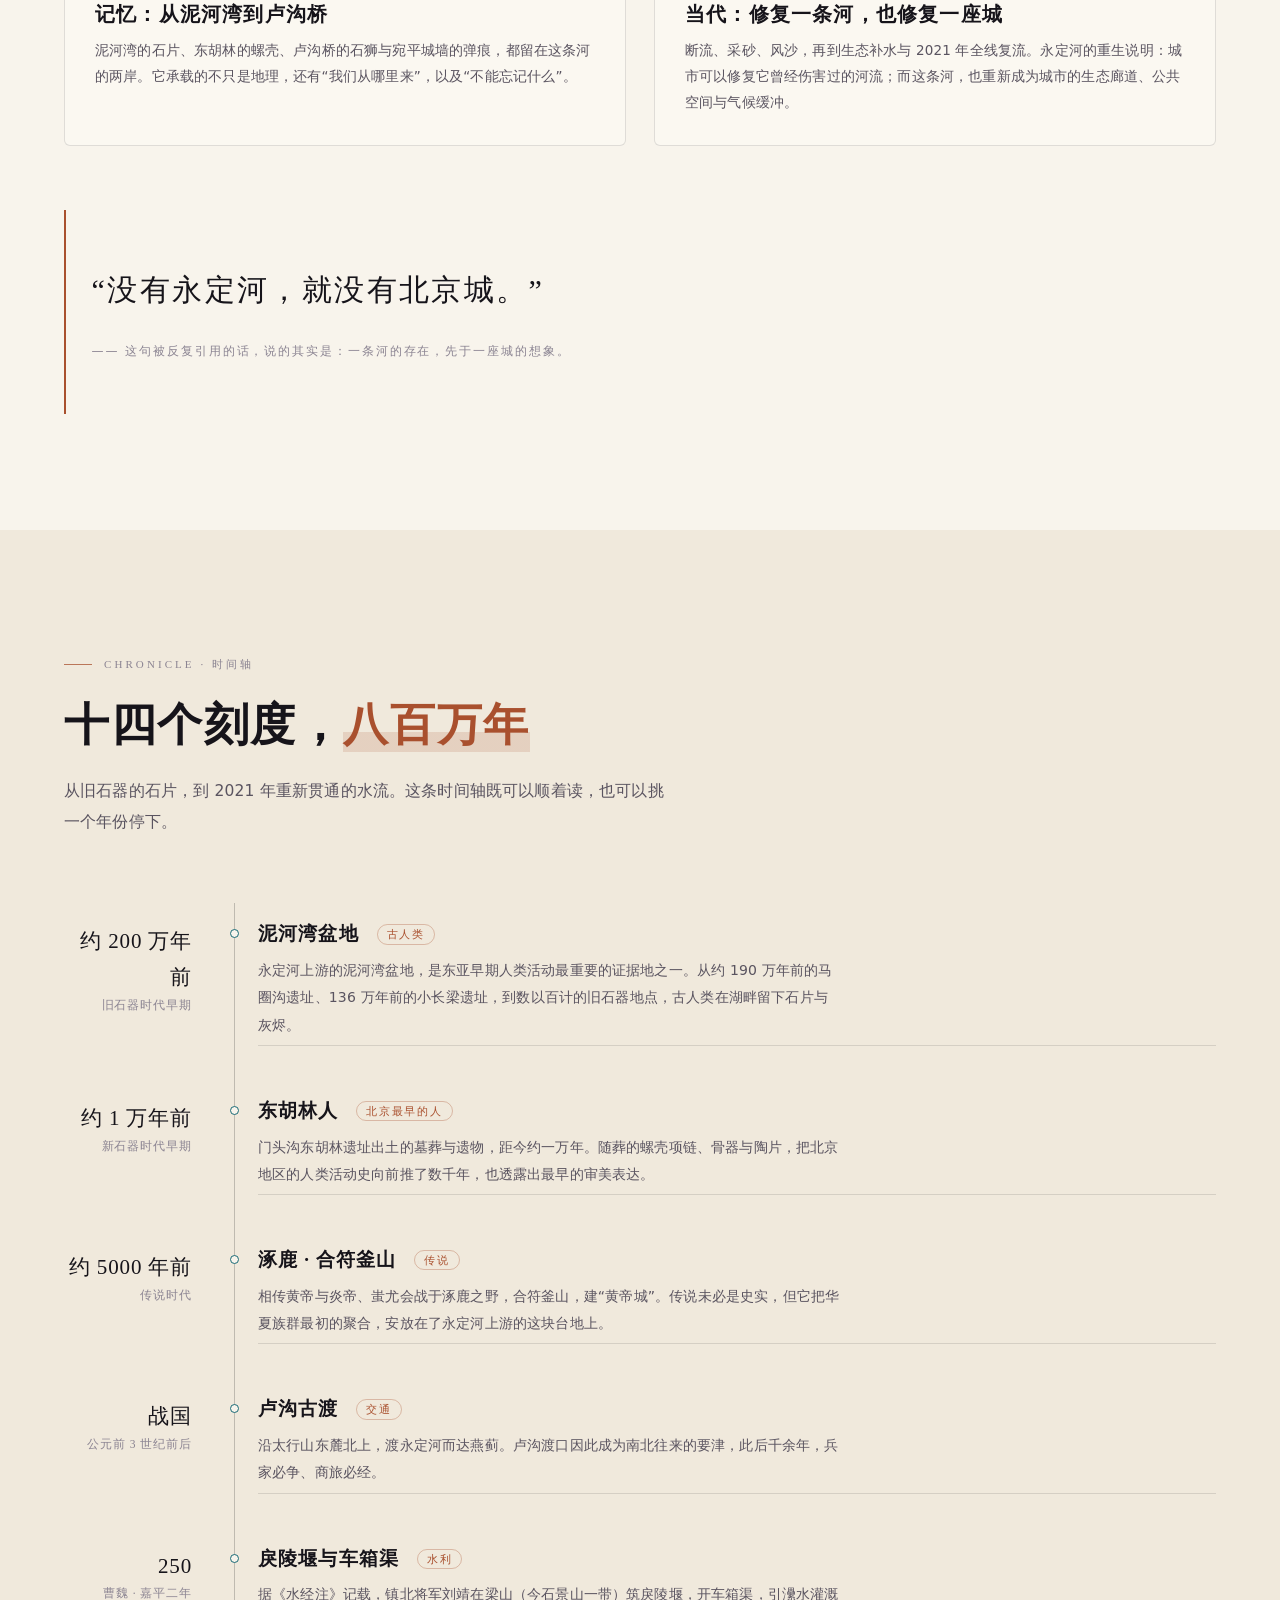
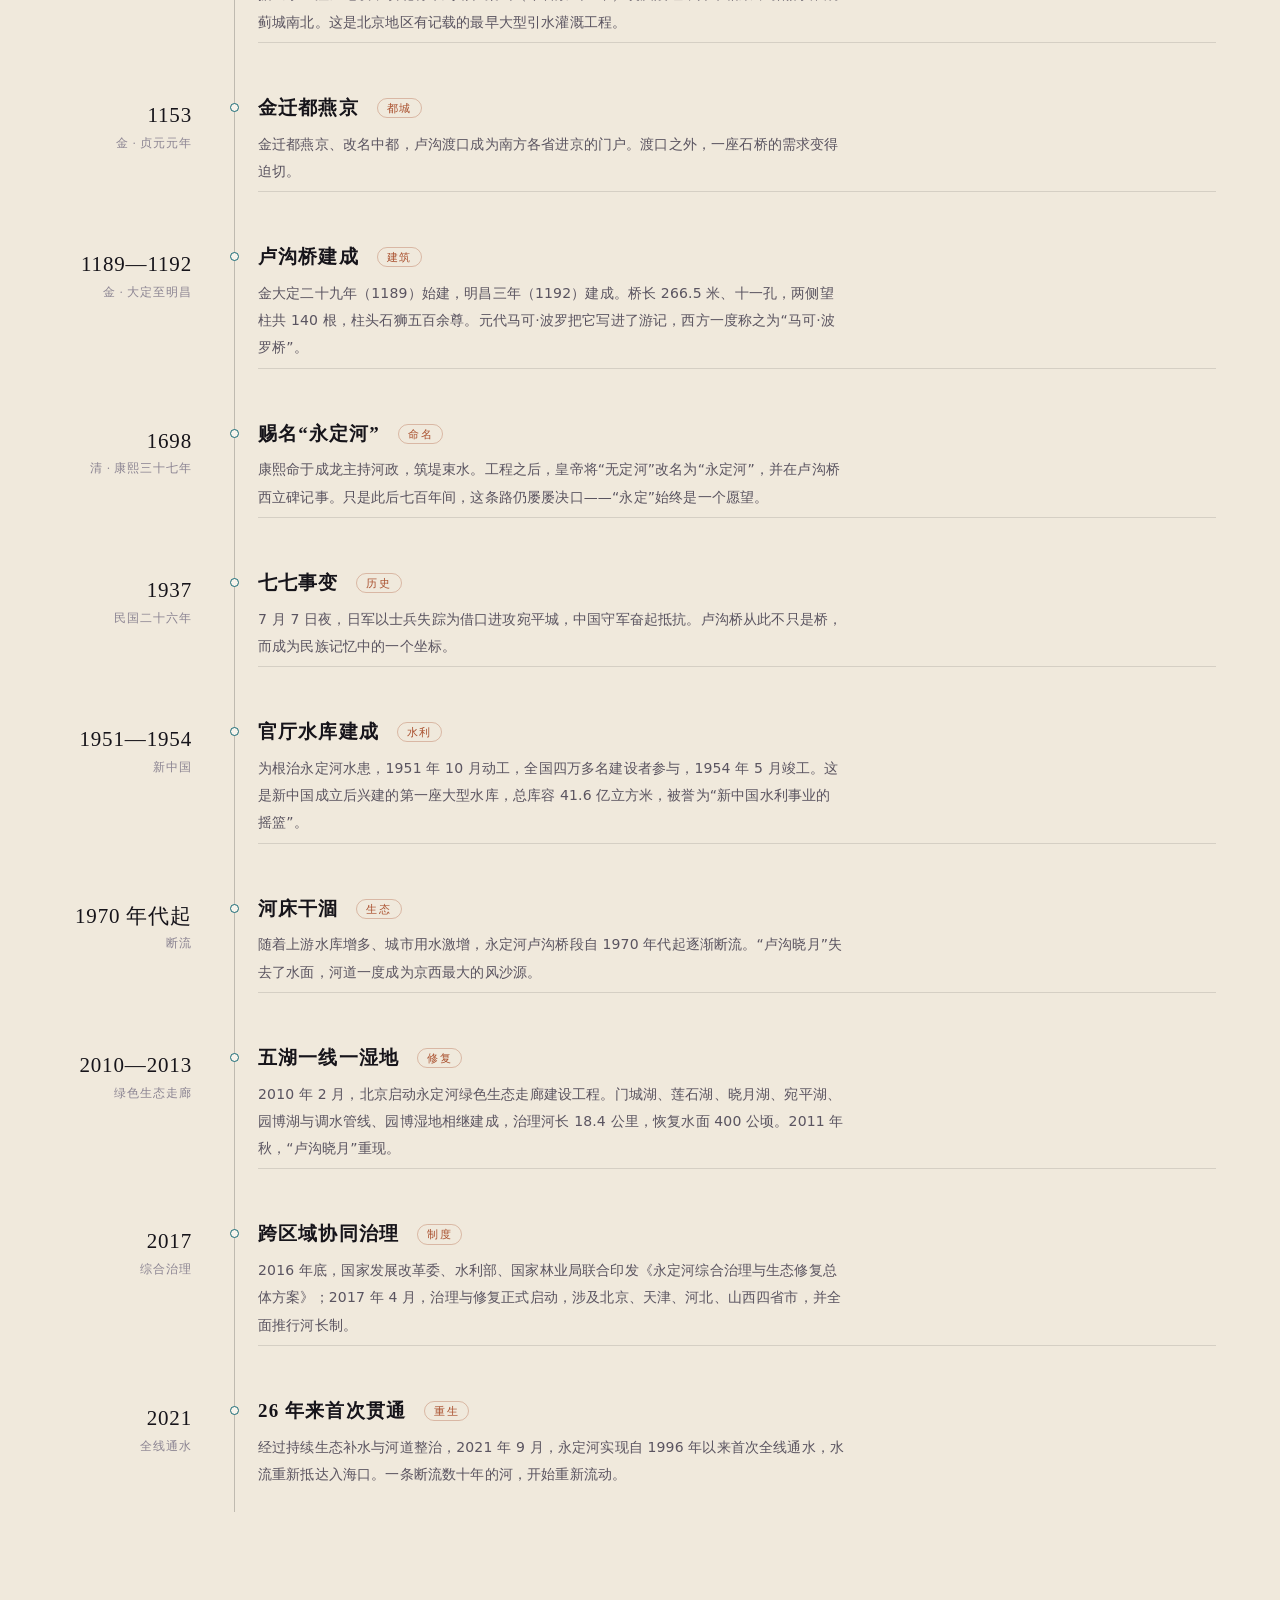
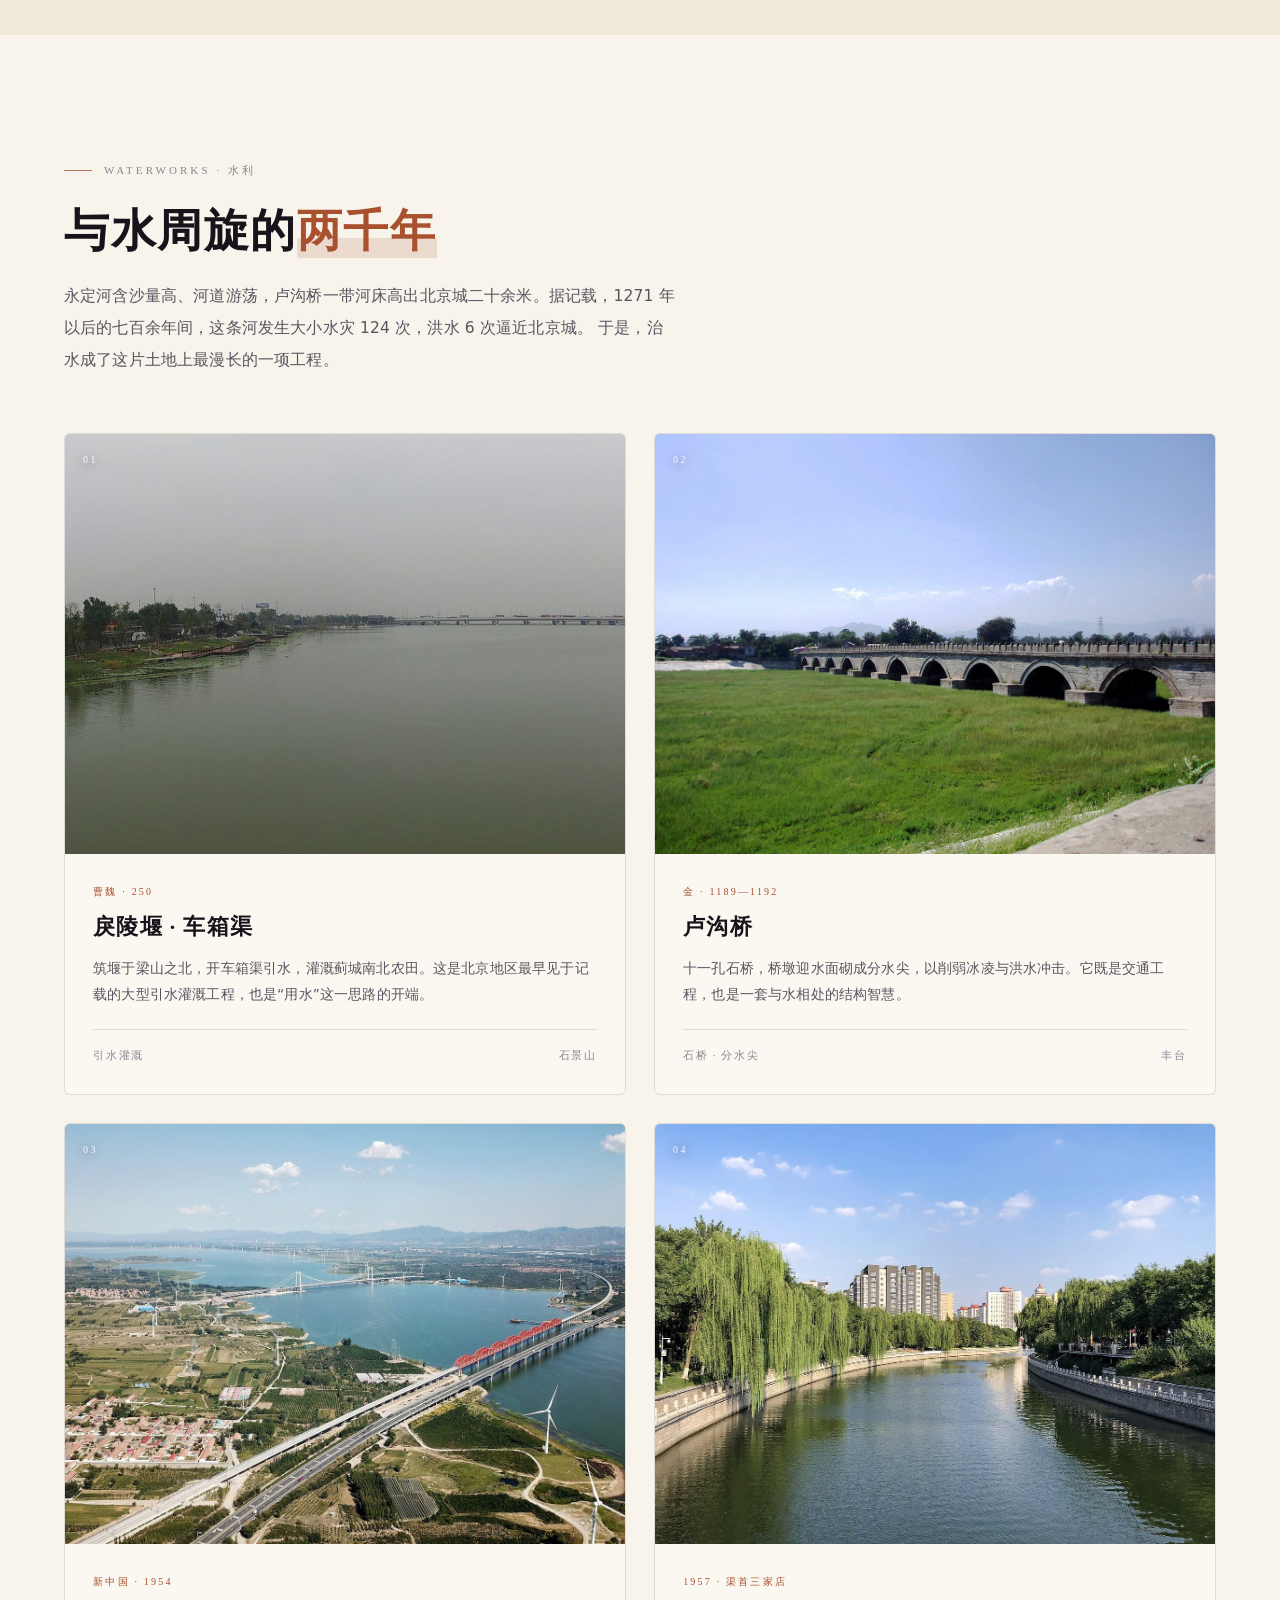
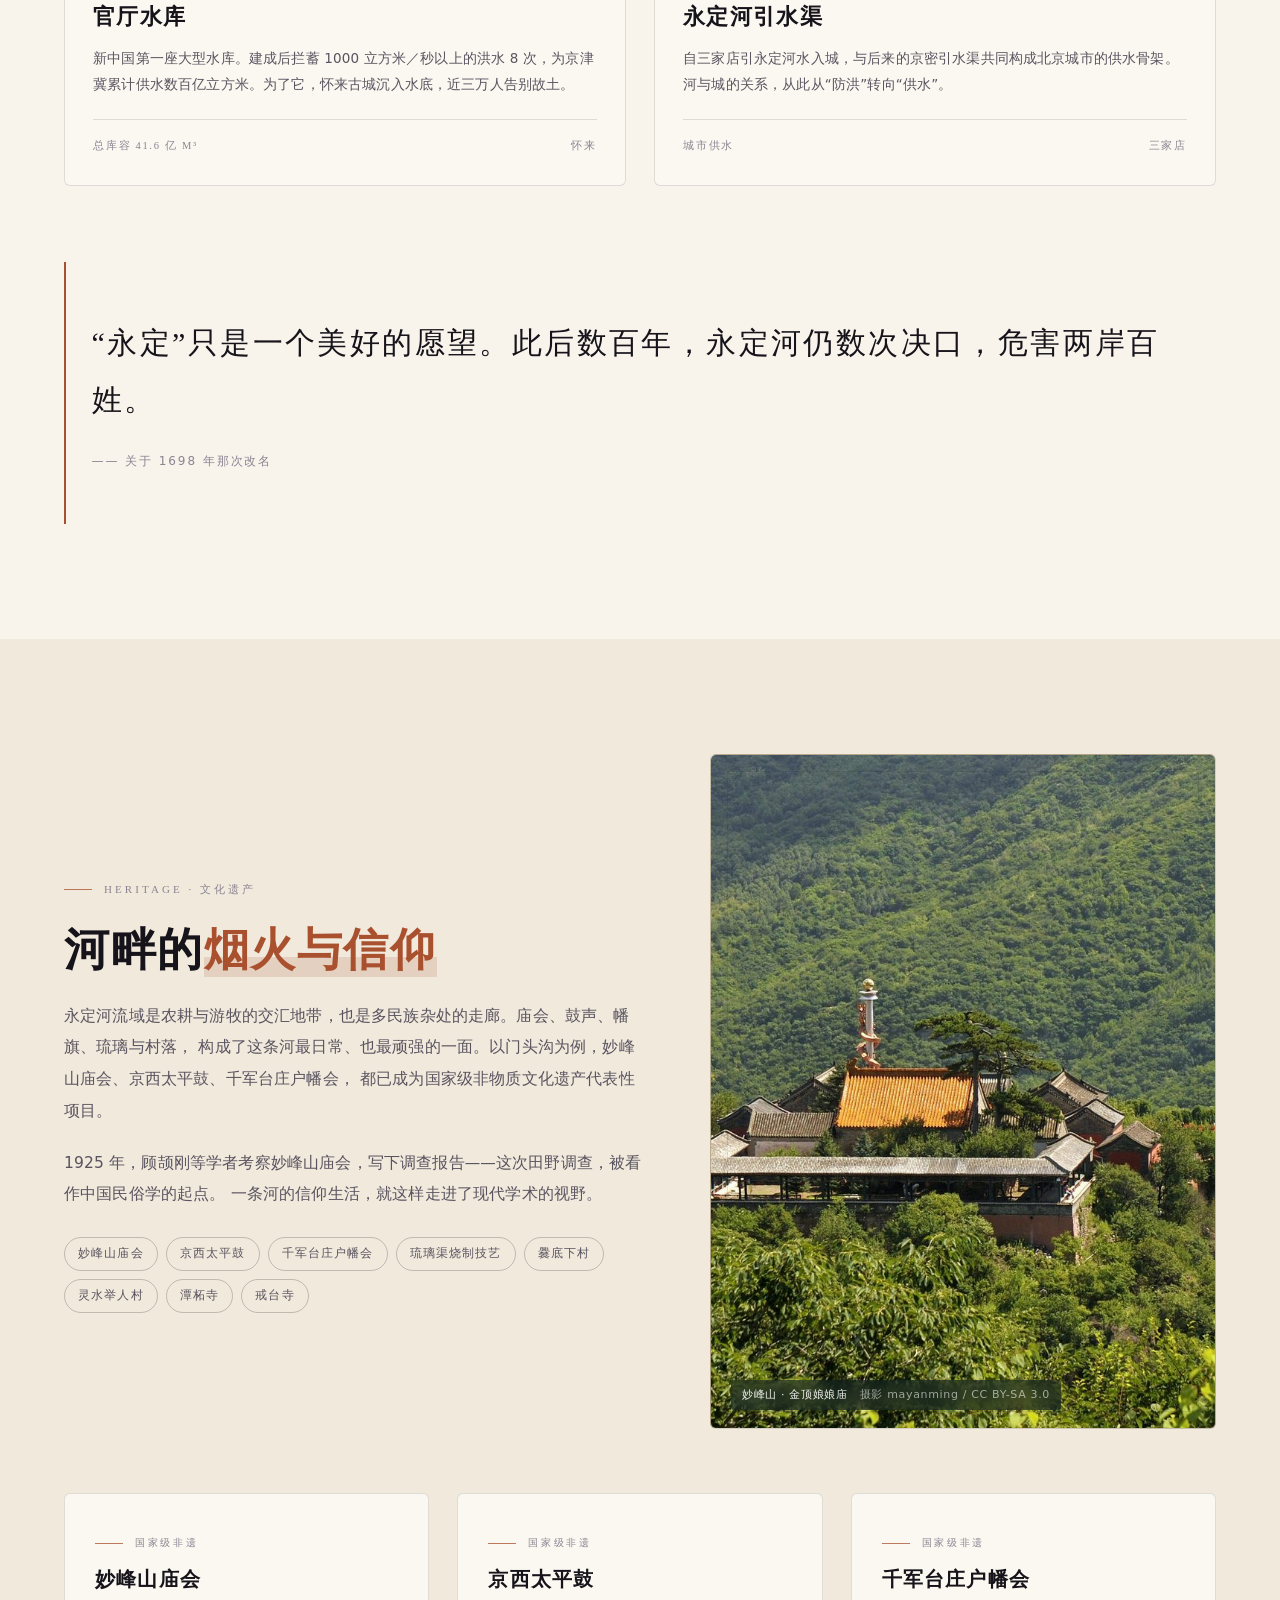
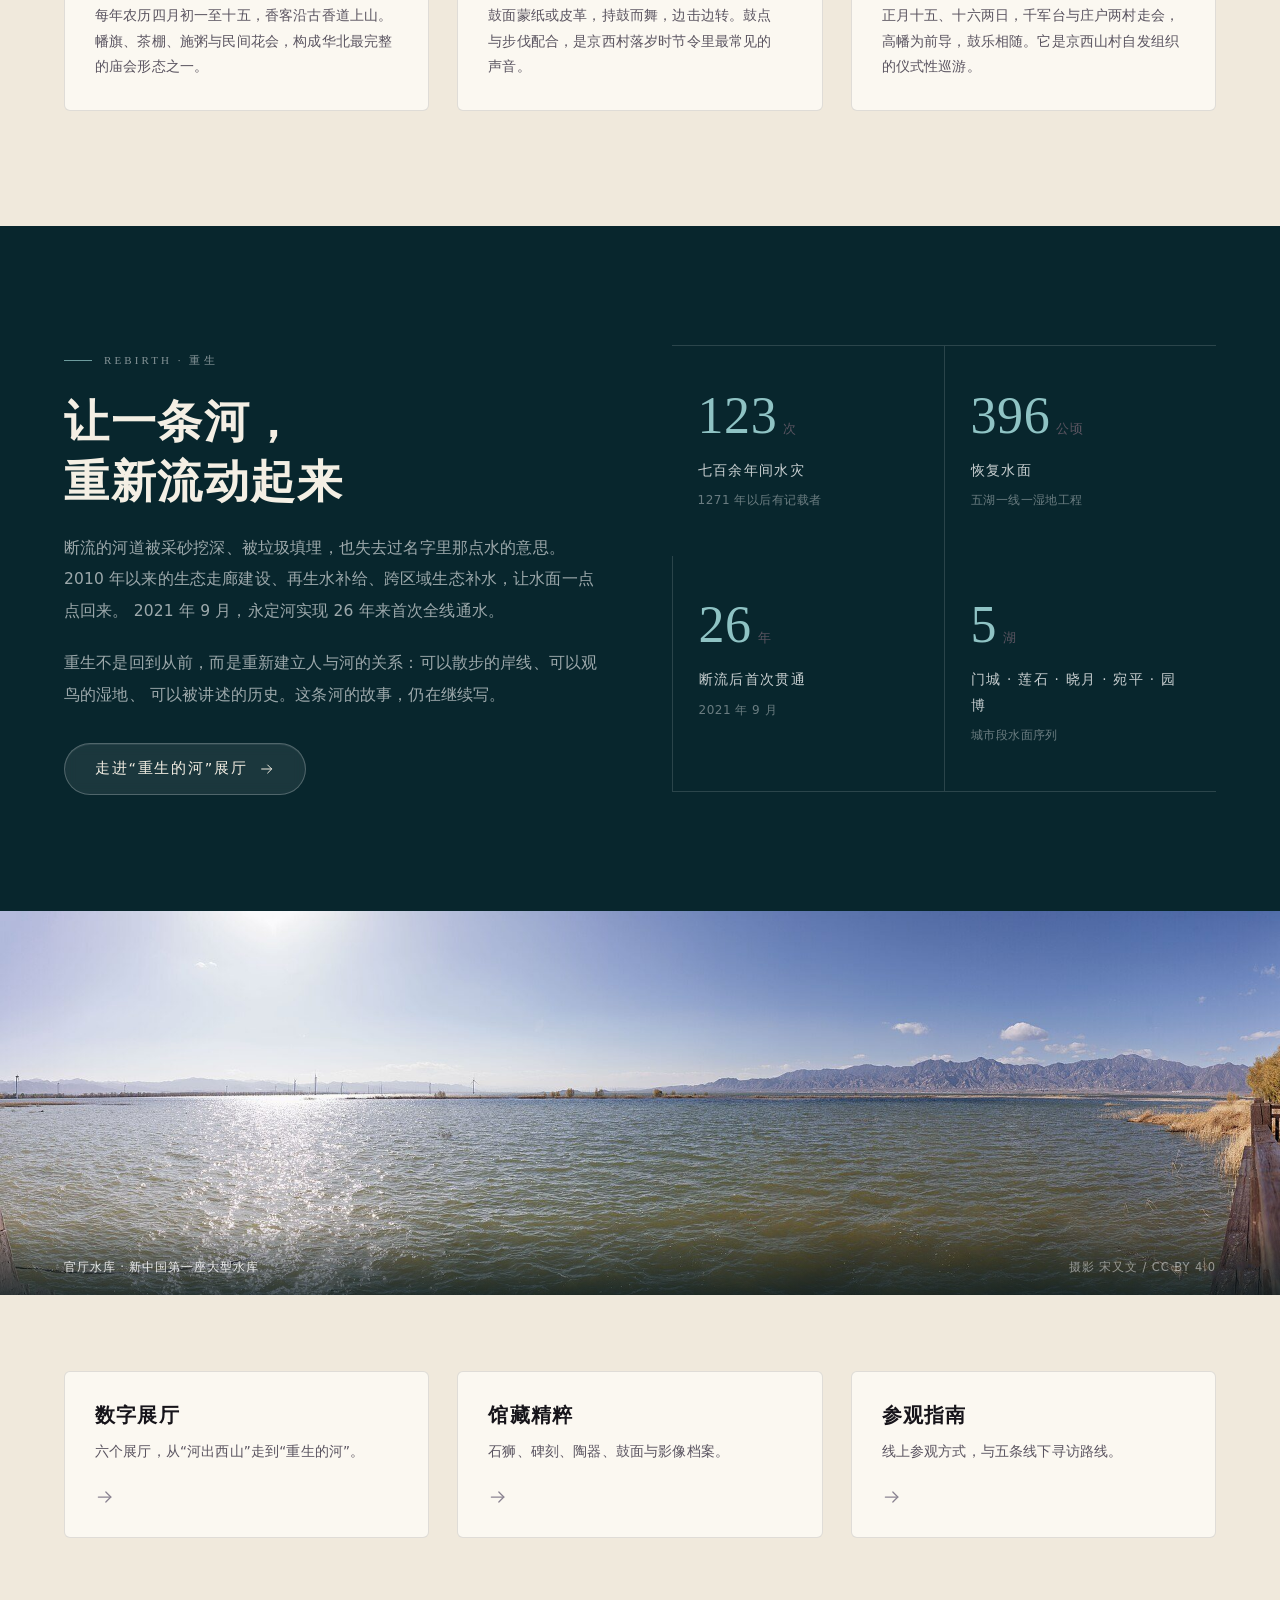
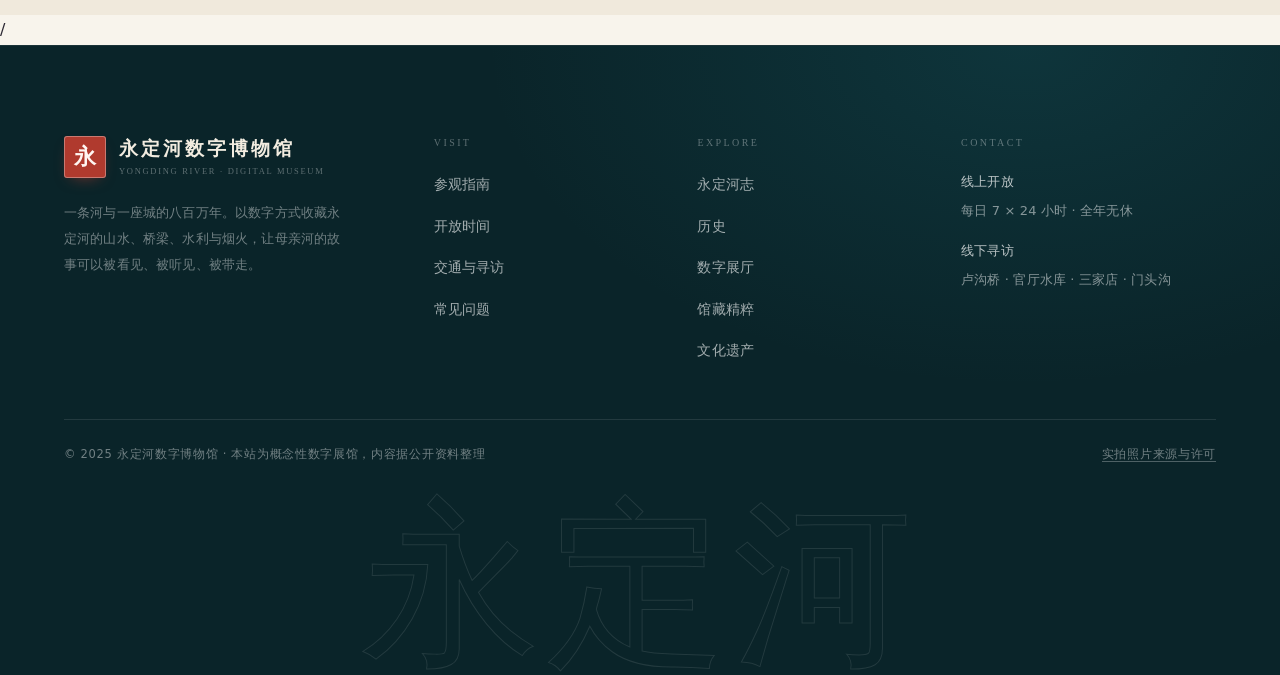
<file: 永定河志.html>
<!DOCTYPE html>
<html lang="zh-CN">
<head>
<meta charset="UTF-8">
<meta name="viewport" content="width=device-width, initial-scale=1">
<title>永定河志 | 源流 · 峡谷 · 桥梁 · 治水 · 非遗 — 永定河数字博物馆</title>
<meta name="description" content="永定河志：从山西管涔山、内蒙古洋河，到官厅水库、官厅山峡、三家店、卢沟桥，直至天津入海。流域地理、两千年治水史、文化遗产与生态重生的完整叙述。">
<meta name="theme-color" content="#08262d">
<link rel="icon" href="data:image/svg+xml,%3Csvg xmlns='http://www.w3.org/2000/svg' viewBox='0 0 100 100'%3E%3Crect width='100' height='100' rx='12' fill='%23b03a2e'/%3E%3Ctext x='50' y='74' font-size='64' text-anchor='middle' fill='%23fff6f2' font-family='serif'%3E永%3C/text%3E%3C/svg%3E">
<link rel="stylesheet" href="系项目/css/全站美化.css">
<script>document.documentElement.classList.add('js');</script>
</head>
<body data-page="river">
<div class="loader" id="loader" role="status" aria-live="polite" aria-label="正在加载">
  <div class="loader__inner">
    <span class="loader__seal" aria-hidden="true">永</span>
    <p class="loader__name">永定河数字博物馆</p>
    <p class="loader__en">Yongding River · Digital Museum</p>
    <div class="loader__bar"><i></i></div>
    <p class="loader__num"><b>0</b></p>
  </div>
</div>

<main id="main">

  <section class="page-hero">
    <div class="page-hero__bg" aria-hidden="true"></div>
    <div class="page-hero__pattern" aria-hidden="true"></div>
    <div class="page-hero__waves" aria-hidden="true">
      <svg viewBox="0 0 1440 140" preserveAspectRatio="none" style="height:120px;width:100%">
        <path d="M0 100c120-40 240 20 360 0s240-60 360-30 240 50 360 20 240-40 360-10v60H0z" fill="#0a2b33" opacity=".6"/>
        <path d="M0 120c140-24 260 18 400 4s280-38 420-14 300 34 440 10 180-16 180-16v36H0z" fill="#082026" opacity=".8"/>
      </svg>
    </div>

    <div class="container">
      <nav class="breadcrumb" aria-label="面包屑导航">
        <a href="首页.html">Home</a><i>/</i><span aria-current="page">The River</span>
      </nav>
      <h1 class="page-hero__title">永定河志
        <small>A Chronicle of the Yongding River</small>
      </h1>
      <p class="page-hero__desc">
        它有两个源头、一段峡谷、一座出山口、无数座桥，和两千年的堤防。
        这一页按“地理—时间—工程—人文—生态”的顺序，把一条河讲完。
      </p>
      <div class="page-hero__meta">
        <div><strong>759 公里</strong>干流全长</div>
        <div><strong>4.7 万 km²</strong>流域面积</div>
        <div><strong>5 省区市</strong>山西 · 内蒙古 · 河北 · 北京 · 天津</div>
        <div><strong>14 个刻度</strong>时间轴节点</div>
      </div>
    </div>
  </section>

  <section class="section" id="basin" aria-labelledby="basin-title">
    <div class="container">
      <div class="sec-head" data-reveal>
        <p class="eyebrow">The Source · 源流</p>
        <h2 class="sec-title" id="basin-title">两条支流，<em>一个名字</em></h2>
        <p class="sec-desc">
          永定河的上源分南北两支：北支洋河，源自内蒙古兴和县以北的山麓；南支桑干河，源于山西省宁武县管涔山。
          两河在河北怀来相汇，自此以下，才叫永定河。
        </p>
      </div>

      <div class="grid grid--2" style="margin-bottom:clamp(32px,4vw,56px)">
        <article class="card-link" data-reveal>
          <h3 class="card-link__title">南支 · 桑干河</h3>
          <p class="card-link__desc">发源于山西宁武管涔山，古称桑干水、㶟水。上游穿行黄土高原，坡陡水急，挟带大量泥沙——永定河“小黄河”的绰号由此而来。</p>
          <div class="tags" style="margin-top:16px"><span>管涔山</span><span>黄土高原</span><span>正源</span></div>
        </article>
        <article class="card-link" data-reveal>
          <h3 class="card-link__title">北支 · 洋河</h3>
          <p class="card-link__desc">源自内蒙古兴和县以北的山麓，自北向南，在怀来与桑干河相汇。两条河一南一北，水量此消彼长，共同决定了永定河的性格。</p>
          <div class="tags" style="margin-top:16px"><span>兴和</span><span>塞外</span><span>北支</span></div>
        </article>
      </div>

      <div data-river-map data-reveal="fade"></div>

      <div class="split" style="margin-top:clamp(48px,6vw,84px)">
        <div data-reveal="left">
          <p class="eyebrow">Three Reaches · 三段</p>
          <h2 class="sec-title" style="font-size:clamp(24px,2.8vw,36px)">一条河的三重性格</h2>
          <p class="sec-desc">
            在北京境内，永定河长约 170 公里，流经门头沟、石景山、丰台、房山、大兴五区。
            按照地形与治理方式，它通常被分为三段——山峡、城市、郊野，各自有不同的水声。
          </p>
        </div>
        <div class="flist" data-reveal="right">
          <div class="flist__item">
            <span class="flist__no">01</span>
            <div>
              <h3>官厅山峡段 · 92 公里</h3>
              <p>从官厅水库到三家店出山口，河水切穿西山，河谷深切、峰峦夹岸。这一段是北京西部的天然屏障，也是京西山水格局的骨架。</p>
            </div>
          </div>
          <div class="flist__item">
            <span class="flist__no">02</span>
            <div>
              <h3>平原城市段 · 37 公里</h3>
              <p>出三家店后进入城区，门城湖、莲石湖、晓月湖、宛平湖、园博湖次第展开。2010 年代“五湖一线一湿地”工程，让这一段重新有了水面。</p>
            </div>
          </div>
          <div class="flist__item">
            <span class="flist__no">03</span>
            <div>
              <h3>平原郊野段 · 41 公里</h3>
              <p>继续下游，河道进入郊野，两岸是林带、湿地与农田。永定河在此放缓，最后经永定新河汇入渤海。</p>
            </div>
          </div>
        </div>
      </div>
    </div>
  </section>

  <section class="section" id="meaning" aria-labelledby="meaning-title">
    <div class="container">
      <div class="sec-head" data-reveal>
        <p class="eyebrow">Why It Matters · 意义</p>
        <h2 class="sec-title" id="meaning-title">一条河，<em>为什么重要</em></h2>
        <p class="sec-desc">一条河的意义，不只在它流过多远，而在它把什么留在了两岸。对北京而言，永定河至少意味着四件事。</p>
      </div>

      <div class="grid grid--2">
        <article class="card-link" data-reveal>
          <span class="exhibit__kicker" style="font-family:var(--latin);font-size:10px;letter-spacing:.22em;color:var(--clay)">01 / GEOGRAPHY</span>
          <h3 class="card-link__title" style="margin-top:12px">地理：平原的塑造者</h3>
          <p class="card-link__desc">永定河挟带泥沙，在山前堆积出洪积冲积扇，抬高了北京的地基。河道摆动、决口与改道，也决定了沿岸村落、道路与堤线的位置——今天北京的地形骨架，很大程度上是这条河“写”出来的。</p>
        </article>

        <article class="card-link" data-reveal>
          <span class="exhibit__kicker" style="font-family:var(--latin);font-size:10px;letter-spacing:.22em;color:var(--clay)">02 / WATER</span>
          <h3 class="card-link__title" style="margin-top:12px">水源：一座都城的水脉</h3>
          <p class="card-link__desc">从曹魏的戾陵堰、车箱渠，到 1957 年的永定河引水渠，再到官厅水库与再生水补给——两千年来，北京的水一直与这条河有关。它既是水源，也是必须被约束的风险。</p>
        </article>

        <article class="card-link" data-reveal>
          <span class="exhibit__kicker" style="font-family:var(--latin);font-size:10px;letter-spacing:.22em;color:var(--clay)">03 / MEMORY</span>
          <h3 class="card-link__title" style="margin-top:12px">记忆：从泥河湾到卢沟桥</h3>
          <p class="card-link__desc">泥河湾的石片、东胡林的螺壳、卢沟桥的石狮与宛平城墙的弹痕，都留在这条河的两岸。它承载的不只是地理，还有“我们从哪里来”，以及“不能忘记什么”。</p>
        </article>

        <article class="card-link" data-reveal>
          <span class="exhibit__kicker" style="font-family:var(--latin);font-size:10px;letter-spacing:.22em;color:var(--clay)">04 / RESILIENCE</span>
          <h3 class="card-link__title" style="margin-top:12px">当代：修复一条河，也修复一座城</h3>
          <p class="card-link__desc">断流、采砂、风沙，再到生态补水与 2021 年全线复流。永定河的重生说明：城市可以修复它曾经伤害过的河流；而这条河，也重新成为城市的生态廊道、公共空间与气候缓冲。</p>
        </article>
      </div>

      <div class="pullquote" style="margin-top:clamp(44px,5vw,72px)" data-reveal>
        “没有永定河，就没有北京城。”
        <cite>—— 这句被反复引用的话，说的其实是：一条河的存在，先于一座城的想象。</cite>
      </div>
    </div>
  </section>

  <section class="section section--paper2" id="timeline" aria-labelledby="tl-title">
    <div class="container">
      <div class="sec-head" data-reveal>
        <p class="eyebrow">Chronicle · 时间轴</p>
        <h2 class="sec-title" id="tl-title">十四个刻度，<em>八百万年</em></h2>
        <p class="sec-desc">从旧石器的石片，到 2021 年重新贯通的水流。这条时间轴既可以顺着读，也可以挑一个年份停下。</p>
      </div>

      <div class="timeline">
        <div class="tl-item" data-reveal>
          <div class="tl-year"><b>约 200 万年前</b>旧石器时代早期</div>
          <div class="tl-body">
            <h3 class="tl-title">泥河湾盆地 <span>古人类</span></h3>
            <p class="tl-text">永定河上游的泥河湾盆地，是东亚早期人类活动最重要的证据地之一。从约 190 万年前的马圈沟遗址、136 万年前的小长梁遗址，到数以百计的旧石器地点，古人类在湖畔留下石片与灰烬。</p>
          </div>
        </div>

        <div class="tl-item" data-reveal>
          <div class="tl-year"><b>约 1 万年前</b>新石器时代早期</div>
          <div class="tl-body">
            <h3 class="tl-title">东胡林人 <span>北京最早的人</span></h3>
            <p class="tl-text">门头沟东胡林遗址出土的墓葬与遗物，距今约一万年。随葬的螺壳项链、骨器与陶片，把北京地区的人类活动史向前推了数千年，也透露出最早的审美表达。</p>
          </div>
        </div>

        <div class="tl-item" data-reveal>
          <div class="tl-year"><b>约 5000 年前</b>传说时代</div>
          <div class="tl-body">
            <h3 class="tl-title">涿鹿 · 合符釜山 <span>传说</span></h3>
            <p class="tl-text">相传黄帝与炎帝、蚩尤会战于涿鹿之野，合符釜山，建“黄帝城”。传说未必是史实，但它把华夏族群最初的聚合，安放在了永定河上游的这块台地上。</p>
          </div>
        </div>

        <div class="tl-item" data-reveal>
          <div class="tl-year"><b>战国</b>公元前 3 世纪前后</div>
          <div class="tl-body">
            <h3 class="tl-title">卢沟古渡 <span>交通</span></h3>
            <p class="tl-text">沿太行山东麓北上，渡永定河而达燕蓟。卢沟渡口因此成为南北往来的要津，此后千余年，兵家必争、商旅必经。</p>
          </div>
        </div>

        <div class="tl-item" data-reveal>
          <div class="tl-year"><b>250</b>曹魏 · 嘉平二年</div>
          <div class="tl-body">
            <h3 class="tl-title">戾陵堰与车箱渠 <span>水利</span></h3>
            <p class="tl-text">据《水经注》记载，镇北将军刘靖在梁山（今石景山一带）筑戾陵堰，开车箱渠，引㶟水灌溉蓟城南北。这是北京地区有记载的最早大型引水灌溉工程。</p>
          </div>
        </div>

        <div class="tl-item" data-reveal>
          <div class="tl-year"><b>1153</b>金 · 贞元元年</div>
          <div class="tl-body">
            <h3 class="tl-title">金迁都燕京 <span>都城</span></h3>
            <p class="tl-text">金迁都燕京、改名中都，卢沟渡口成为南方各省进京的门户。渡口之外，一座石桥的需求变得迫切。</p>
          </div>
        </div>

        <div class="tl-item" data-reveal>
          <div class="tl-year"><b>1189—1192</b>金 · 大定至明昌</div>
          <div class="tl-body">
            <h3 class="tl-title">卢沟桥建成 <span>建筑</span></h3>
            <p class="tl-text">金大定二十九年（1189）始建，明昌三年（1192）建成。桥长 266.5 米、十一孔，两侧望柱共 140 根，柱头石狮五百余尊。元代马可·波罗把它写进了游记，西方一度称之为“马可·波罗桥”。</p>
          </div>
        </div>

        <div class="tl-item" data-reveal>
          <div class="tl-year"><b>1698</b>清 · 康熙三十七年</div>
          <div class="tl-body">
            <h3 class="tl-title">赐名“永定河” <span>命名</span></h3>
            <p class="tl-text">康熙命于成龙主持河政，筑堤束水。工程之后，皇帝将“无定河”改名为“永定河”，并在卢沟桥西立碑记事。只是此后七百年间，这条路仍屡屡决口——“永定”始终是一个愿望。</p>
          </div>
        </div>

        <div class="tl-item" data-reveal>
          <div class="tl-year"><b>1937</b>民国二十六年</div>
          <div class="tl-body">
            <h3 class="tl-title">七七事变 <span>历史</span></h3>
            <p class="tl-text">7 月 7 日夜，日军以士兵失踪为借口进攻宛平城，中国守军奋起抵抗。卢沟桥从此不只是桥，而成为民族记忆中的一个坐标。</p>
          </div>
        </div>

        <div class="tl-item" data-reveal>
          <div class="tl-year"><b>1951—1954</b>新中国</div>
          <div class="tl-body">
            <h3 class="tl-title">官厅水库建成 <span>水利</span></h3>
            <p class="tl-text">为根治永定河水患，1951 年 10 月动工，全国四万多名建设者参与，1954 年 5 月竣工。这是新中国成立后兴建的第一座大型水库，总库容 41.6 亿立方米，被誉为“新中国水利事业的摇篮”。</p>
          </div>
        </div>

        <div class="tl-item" data-reveal>
          <div class="tl-year"><b>1970 年代起</b>断流</div>
          <div class="tl-body">
            <h3 class="tl-title">河床干涸 <span>生态</span></h3>
            <p class="tl-text">随着上游水库增多、城市用水激增，永定河卢沟桥段自 1970 年代起逐渐断流。“卢沟晓月”失去了水面，河道一度成为京西最大的风沙源。</p>
          </div>
        </div>

        <div class="tl-item" data-reveal>
          <div class="tl-year"><b>2010—2013</b>绿色生态走廊</div>
          <div class="tl-body">
            <h3 class="tl-title">五湖一线一湿地 <span>修复</span></h3>
            <p class="tl-text">2010 年 2 月，北京启动永定河绿色生态走廊建设工程。门城湖、莲石湖、晓月湖、宛平湖、园博湖与调水管线、园博湿地相继建成，治理河长 18.4 公里，恢复水面 400 公顷。2011 年秋，“卢沟晓月”重现。</p>
          </div>
        </div>

        <div class="tl-item" data-reveal>
          <div class="tl-year"><b>2017</b>综合治理</div>
          <div class="tl-body">
            <h3 class="tl-title">跨区域协同治理 <span>制度</span></h3>
            <p class="tl-text">2016 年底，国家发展改革委、水利部、国家林业局联合印发《永定河综合治理与生态修复总体方案》；2017 年 4 月，治理与修复正式启动，涉及北京、天津、河北、山西四省市，并全面推行河长制。</p>
          </div>
        </div>

        <div class="tl-item" data-reveal>
          <div class="tl-year"><b>2021</b>全线通水</div>
          <div class="tl-body">
            <h3 class="tl-title">26 年来首次贯通 <span>重生</span></h3>
            <p class="tl-text">经过持续生态补水与河道整治，2021 年 9 月，永定河实现自 1996 年以来首次全线通水，水流重新抵达入海口。一条断流数十年的河，开始重新流动。</p>
          </div>
        </div>
      </div>
    </div>
  </section>

  <section class="section" id="works" aria-labelledby="works-title">
    <div class="container">
      <div class="sec-head" data-reveal>
        <p class="eyebrow">Waterworks · 水利</p>
        <h2 class="sec-title" id="works-title">与水周旋的<em>两千年</em></h2>
        <p class="sec-desc">
          永定河含沙量高、河道游荡，卢沟桥一带河床高出北京城二十余米。据记载，1271 年以后的七百余年间，这条河发生大小水灾 124 次，洪水 6 次逼近北京城。
          于是，治水成了这片土地上最漫长的一项工程。
        </p>
      </div>

      <div class="grid grid--2">
        <article class="exhibit" data-reveal style="--art-a:#e9e2d2;--art-b:#cfc3a8;--art-c:#b8a987">
          <div class="exhibit__art">
            <span class="exhibit__no">01</span>
            <img src="系项目/图/yongding-pano.jpg" alt="永定河河段水面" loading="lazy">
          </div>
          <div class="exhibit__body">
            <p class="exhibit__kicker">曹魏 · 250</p>
            <h3 class="exhibit__title">戾陵堰 · 车箱渠</h3>
            <p class="exhibit__desc">筑堰于梁山之北，开车箱渠引水，灌溉蓟城南北农田。这是北京地区最早见于记载的大型引水灌溉工程，也是“用水”这一思路的开端。</p>
            <div class="exhibit__foot"><span>引水灌溉</span><span>石景山</span></div>
          </div>
        </article>

        <article class="exhibit" data-reveal style="--art-a:#dfe6e2;--art-b:#bfd0cb;--art-c:#a3b8b2">
          <div class="exhibit__art">
            <span class="exhibit__no">02</span>
            <img src="系项目/图/lugou-01.jpg" alt="卢沟桥全景" loading="lazy">
          </div>
          <div class="exhibit__body">
            <p class="exhibit__kicker">金 · 1189—1192</p>
            <h3 class="exhibit__title">卢沟桥</h3>
            <p class="exhibit__desc">十一孔石桥，桥墩迎水面砌成分水尖，以削弱冰凌与洪水冲击。它既是交通工程，也是一套与水相处的结构智慧。</p>
            <div class="exhibit__foot"><span>石桥 · 分水尖</span><span>丰台</span></div>
          </div>
        </article>

        <article class="exhibit" data-reveal style="--art-a:#ece1d0;--art-b:#d5c1a4;--art-c:#bfa585">
          <div class="exhibit__art">
            <span class="exhibit__no">03</span>
            <img src="系项目/图/guanting-bridges.jpg" alt="官厅水库大坝与跨湖桥航拍" loading="lazy">
          </div>
          <div class="exhibit__body">
            <p class="exhibit__kicker">新中国 · 1954</p>
            <h3 class="exhibit__title">官厅水库</h3>
            <p class="exhibit__desc">新中国第一座大型水库。建成后拦蓄 1000 立方米／秒以上的洪水 8 次，为京津冀累计供水数百亿立方米。为了它，怀来古城沉入水底，近三万人告别故土。</p>
            <div class="exhibit__foot"><span>总库容 41.6 亿 m³</span><span>怀来</span></div>
          </div>
        </article>

        <article class="exhibit" data-reveal style="--art-a:#e6ddcd;--art-b:#cbbca0;--art-c:#b3a184">
          <div class="exhibit__art">
            <span class="exhibit__no">04</span>
            <img src="系项目/图/canal.jpg" alt="永定河引水渠与两岸绿道" loading="lazy">
          </div>
          <div class="exhibit__body">
            <p class="exhibit__kicker">1957 · 渠首三家店</p>
            <h3 class="exhibit__title">永定河引水渠</h3>
            <p class="exhibit__desc">自三家店引永定河水入城，与后来的京密引水渠共同构成北京城市的供水骨架。河与城的关系，从此从“防洪”转向“供水”。</p>
            <div class="exhibit__foot"><span>城市供水</span><span>三家店</span></div>
          </div>
        </article>
      </div>

      <div class="pullquote" style="margin-top:clamp(48px,6vw,80px)" data-reveal>
        “永定”只是一个美好的愿望。此后数百年，永定河仍数次决口，危害两岸百姓。
        <cite>—— 关于 1698 年那次改名</cite>
      </div>
    </div>
  </section>

  <section class="section section--paper2" id="heritage" aria-labelledby="heritage-title">
    <div class="container">
      <div class="split split--wide-left">
        <div data-reveal="left">
          <p class="eyebrow">Heritage · 文化遗产</p>
          <h2 class="sec-title" id="heritage-title">河畔的<em>烟火与信仰</em></h2>
          <p class="sec-desc">
            永定河流域是农耕与游牧的交汇地带，也是多民族杂处的走廊。庙会、鼓声、幡旗、琉璃与村落，
            构成了这条河最日常、也最顽强的一面。以门头沟为例，妙峰山庙会、京西太平鼓、千军台庄户幡会，
            都已成为国家级非物质文化遗产代表性项目。
          </p>
          <p class="sec-desc">
            1925 年，顾颉刚等学者考察妙峰山庙会，写下调查报告——这次田野调查，被看作中国民俗学的起点。
            一条河的信仰生活，就这样走进了现代学术的视野。
          </p>
          <div class="tags" style="margin-top:26px">
            <span>妙峰山庙会</span><span>京西太平鼓</span><span>千军台庄户幡会</span>
            <span>琉璃渠烧制技艺</span><span>爨底下村</span><span>灵水举人村</span><span>潭柘寺</span><span>戒台寺</span>
          </div>
        </div>

        <figure class="art-frame art-frame--tall" data-reveal="right" style="margin:0">
          <img src="系项目/图/miaofeng-view.jpg" alt="妙峰山金顶娘娘庙与山脊" loading="lazy">
          <figcaption class="art-frame__cap">妙峰山 · 金顶娘娘庙 <em>摄影 mayanming / CC BY-SA 3.0</em></figcaption>
        </figure>
      </div>

      <div class="grid grid--3" style="margin-top:clamp(44px,5vw,72px)">
        <article class="card-link" data-reveal>
          <p class="eyebrow" style="font-size:9.5px">国家级非遗</p>
          <h3 class="card-link__title" style="margin-top:12px">妙峰山庙会</h3>
          <p class="card-link__desc">每年农历四月初一至十五，香客沿古香道上山。幡旗、茶棚、施粥与民间花会，构成华北最完整的庙会形态之一。</p>
        </article>
        <article class="card-link" data-reveal>
          <p class="eyebrow" style="font-size:9.5px">国家级非遗</p>
          <h3 class="card-link__title" style="margin-top:12px">京西太平鼓</h3>
          <p class="card-link__desc">鼓面蒙纸或皮革，持鼓而舞，边击边转。鼓点与步伐配合，是京西村落岁时节令里最常见的声音。</p>
        </article>
        <article class="card-link" data-reveal>
          <p class="eyebrow" style="font-size:9.5px">国家级非遗</p>
          <h3 class="card-link__title" style="margin-top:12px">千军台庄户幡会</h3>
          <p class="card-link__desc">正月十五、十六两日，千军台与庄户两村走会，高幡为前导，鼓乐相随。它是京西山村自发组织的仪式性巡游。</p>
        </article>
      </div>
    </div>
  </section>

  <section class="section section--ink" id="rebirth" aria-labelledby="rebirth-title">
    <div class="container">
      <div class="split">
        <div data-reveal="left">
          <p class="eyebrow eyebrow--light">Rebirth · 重生</p>
          <h2 class="sec-title" id="rebirth-title">让一条河，<br>重新流动起来</h2>
          <p class="sec-desc">
            断流的河道被采砂挖深、被垃圾填埋，也失去过名字里那点水的意思。
            2010 年以来的生态走廊建设、再生水补给、跨区域生态补水，让水面一点点回来。
            2021 年 9 月，永定河实现 26 年来首次全线通水。
          </p>
          <p class="sec-desc">
            重生不是回到从前，而是重新建立人与河的关系：可以散步的岸线、可以观鸟的湿地、
            可以被讲述的历史。这条河的故事，仍在继续写。
          </p>
          <div style="margin-top:32px">
            <a class="btn btn--light" href="数字展厅.html#hall-6">走进“重生的河”展厅
              <svg class="btn__arrow" width="16" height="16" viewBox="0 0 24 24" aria-hidden="true"><use href="#i-arrow"/></svg>
            </a>
          </div>
        </div>

        <div data-reveal="right">
          <div class="stats" style="grid-template-columns:1fr 1fr">
            <div class="stat">
              <div class="stat__num"><span data-count="124">124</span><span class="unit">次</span></div>
              <div class="stat__label">七百余年间水灾</div>
              <div class="stat__sub">1271 年以后有记载者</div>
            </div>
            <div class="stat">
              <div class="stat__num"><span data-count="400">400</span><span class="unit">公顷</span></div>
              <div class="stat__label">恢复水面</div>
              <div class="stat__sub">五湖一线一湿地工程</div>
            </div>
            <div class="stat">
              <div class="stat__num"><span data-count="26">26</span><span class="unit">年</span></div>
              <div class="stat__label">断流后首次贯通</div>
              <div class="stat__sub">2021 年 9 月</div>
            </div>
            <div class="stat">
              <div class="stat__num"><span data-count="5">5</span><span class="unit">湖</span></div>
              <div class="stat__label">门城 · 莲石 · 晓月 · 宛平 · 园博</div>
              <div class="stat__sub">城市段水面序列</div>
            </div>
          </div>
        </div>
      </div>
    </div>
  </section>


  <figure class="photo-band">
    <img src="系项目/图/guanting-pano.jpg" alt="官厅水库全景：水面、岸线与远山" loading="lazy">
    <figcaption class="photo-band__cap">
      <span>官厅水库 · 新中国第一座大型水库</span>
      <em>摄影 宋又文 / CC BY 4.0</em>
    </figcaption>
  </figure>

  <section class="section section--tight section--paper2">
    <div class="container">
      <div class="grid grid--3">
        <a class="card-link" href="数字展厅.html" data-reveal>
          <h3 class="card-link__title">数字展厅</h3>
          <p class="card-link__desc">六个展厅，从“河出西山”走到“重生的河”。</p>
          <div class="card-link__arrow"><svg width="20" height="20" viewBox="0 0 24 24" aria-hidden="true"><use href="#i-arrow"/></svg></div>
        </a>
        <a class="card-link" href="馆藏精粹.html" data-reveal>
          <h3 class="card-link__title">馆藏精粹</h3>
          <p class="card-link__desc">石狮、碑刻、陶器、鼓面与影像档案。</p>
          <div class="card-link__arrow"><svg width="20" height="20" viewBox="0 0 24 24" aria-hidden="true"><use href="#i-arrow"/></svg></div>
        </a>
        <a class="card-link" href="参观指南.html" data-reveal>
          <h3 class="card-link__title">参观指南</h3>
          <p class="card-link__desc">线上参观方式，与五条线下寻访路线。</p>
          <div class="card-link__arrow"><svg width="20" height="20" viewBox="0 0 24 24" aria-hidden="true"><use href="#i-arrow"/></svg></div>
        </a>
      </div>
    </div>
  </section>

</main>

<script src="系项目/Java/布局设计.js"></script>
</body>
</html>
/
</file>
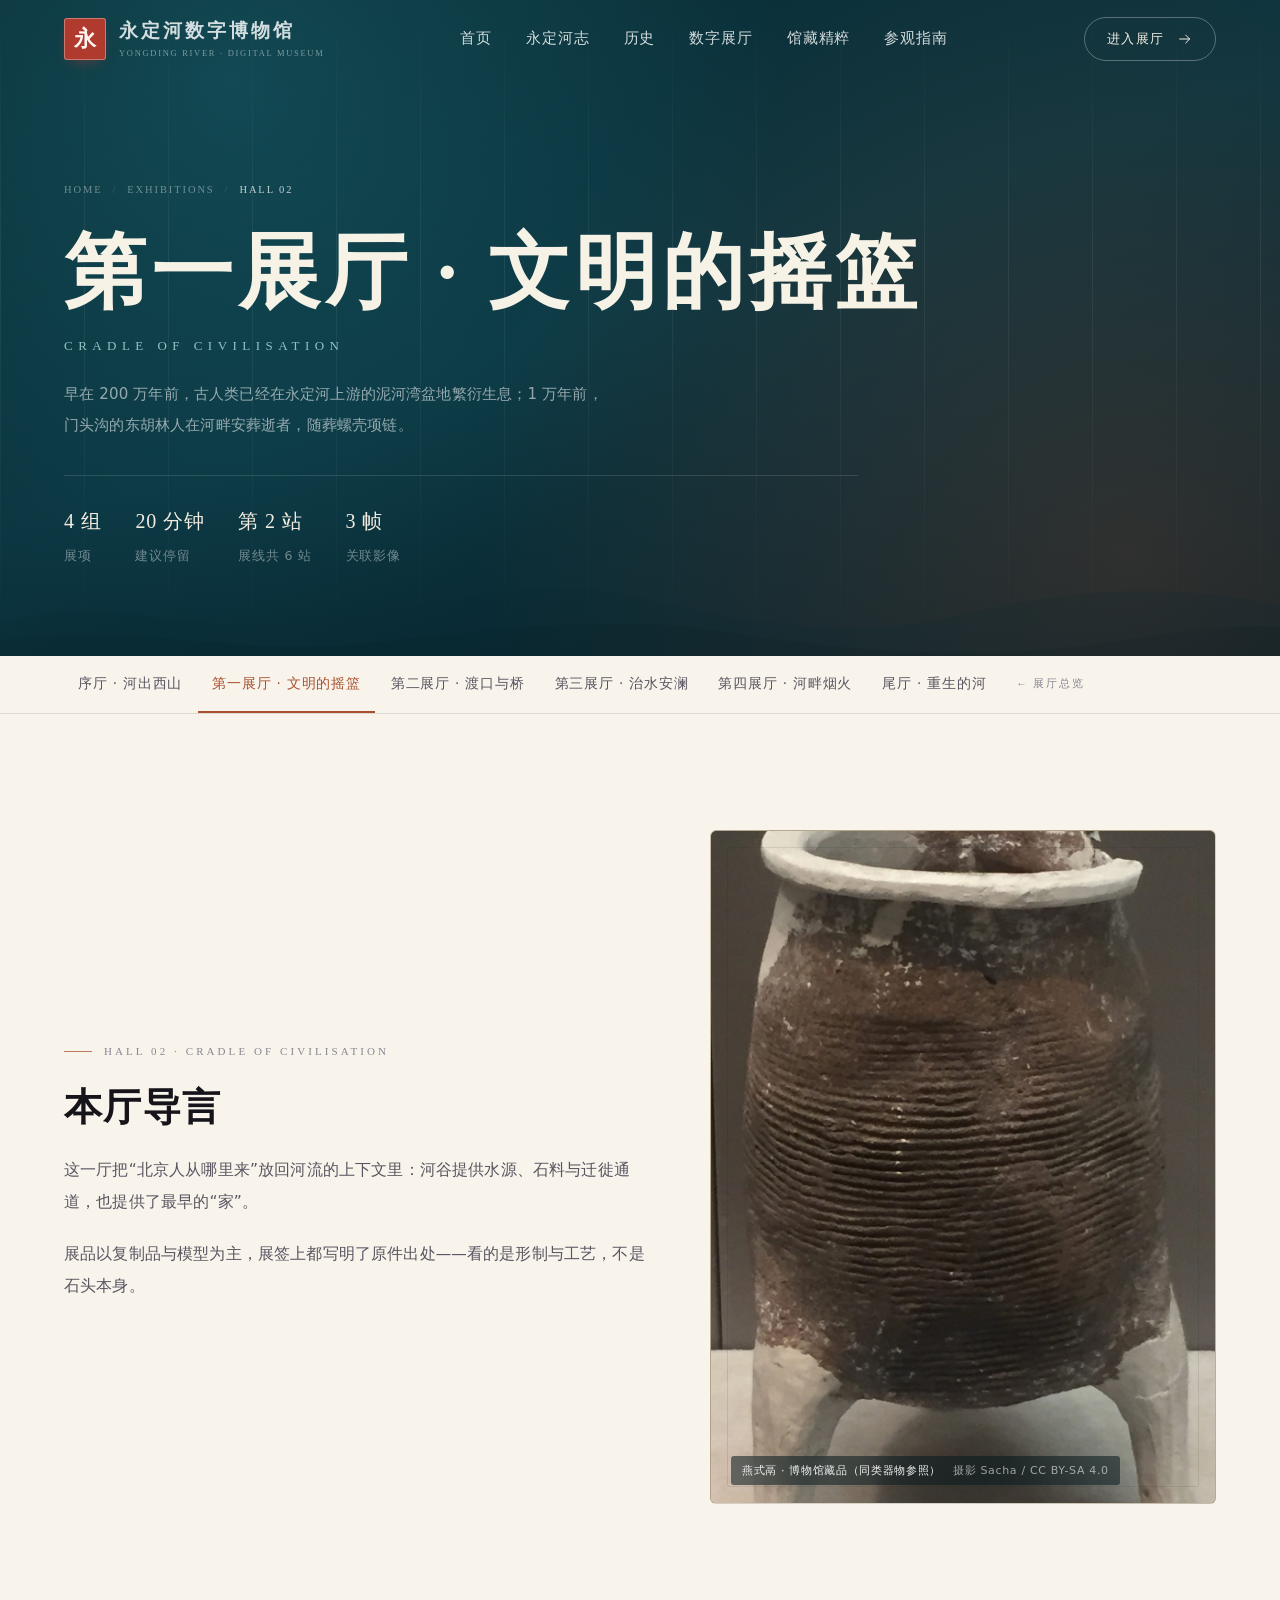
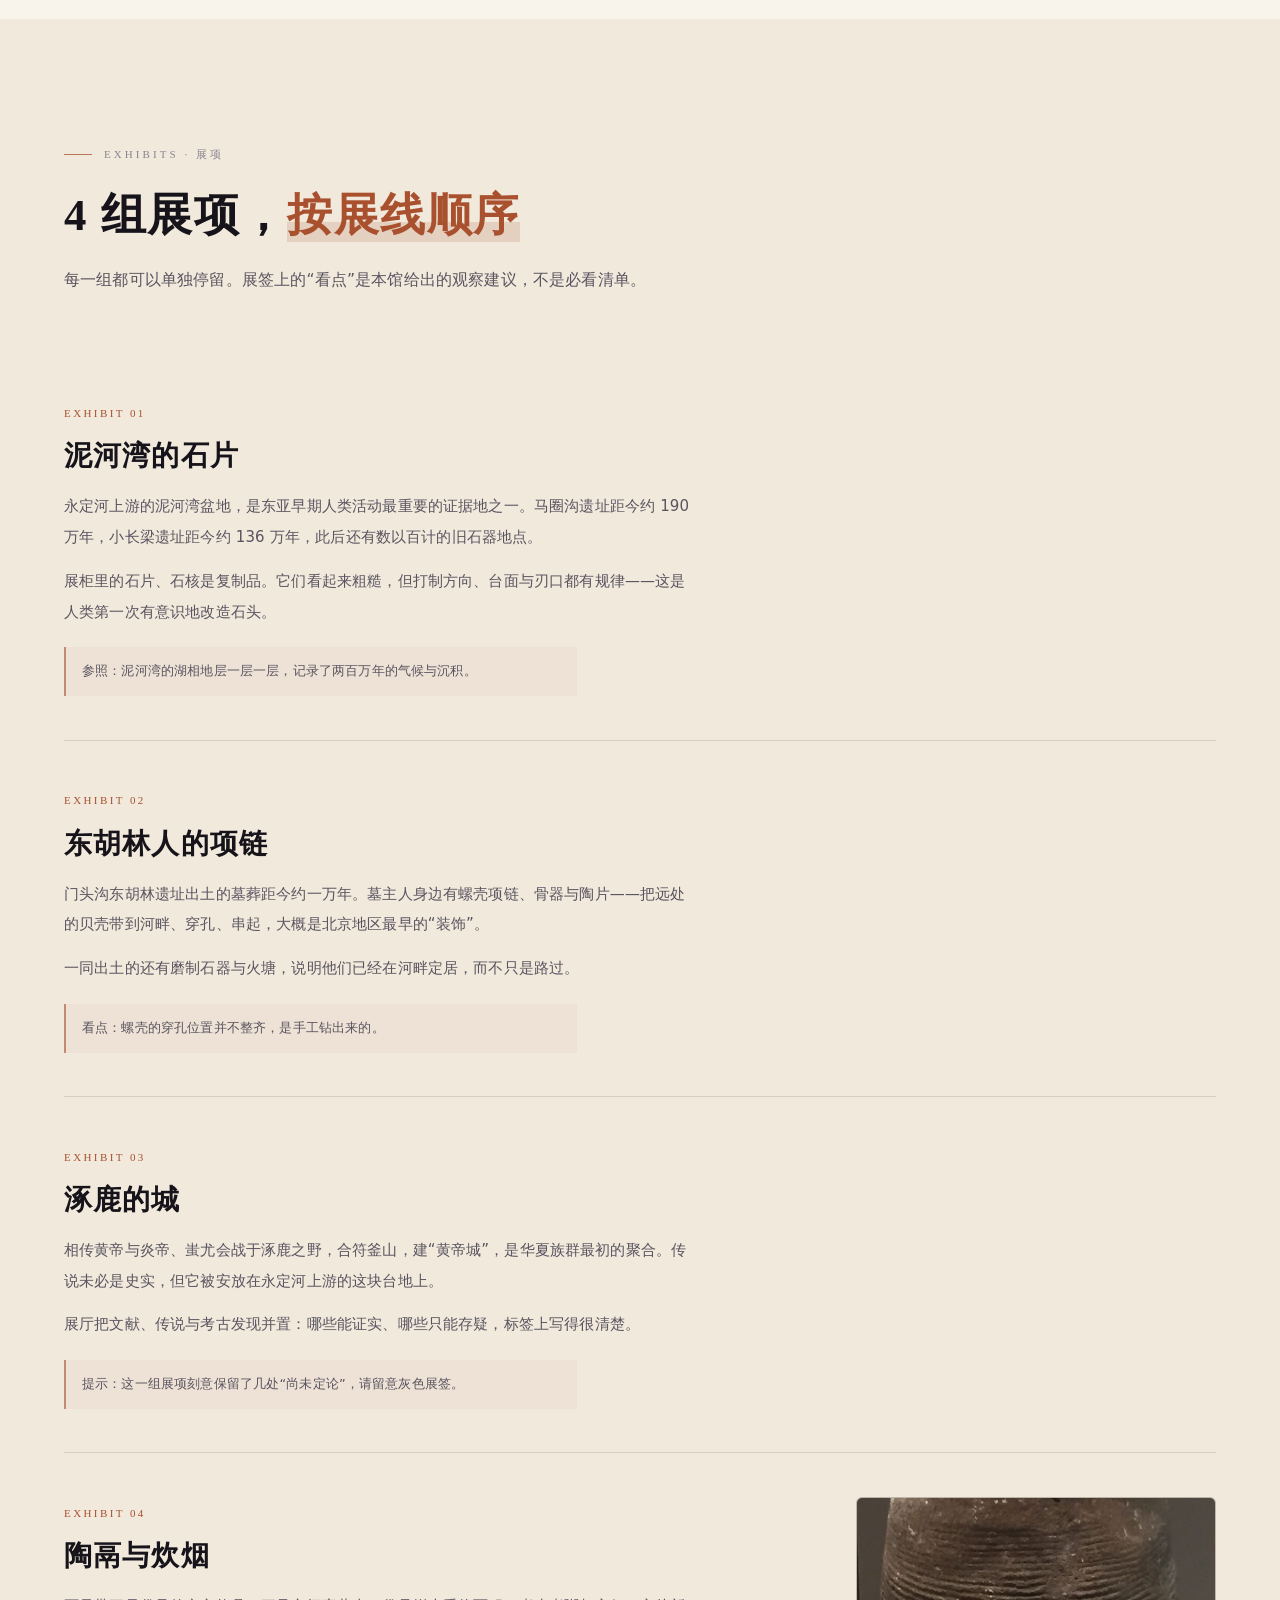
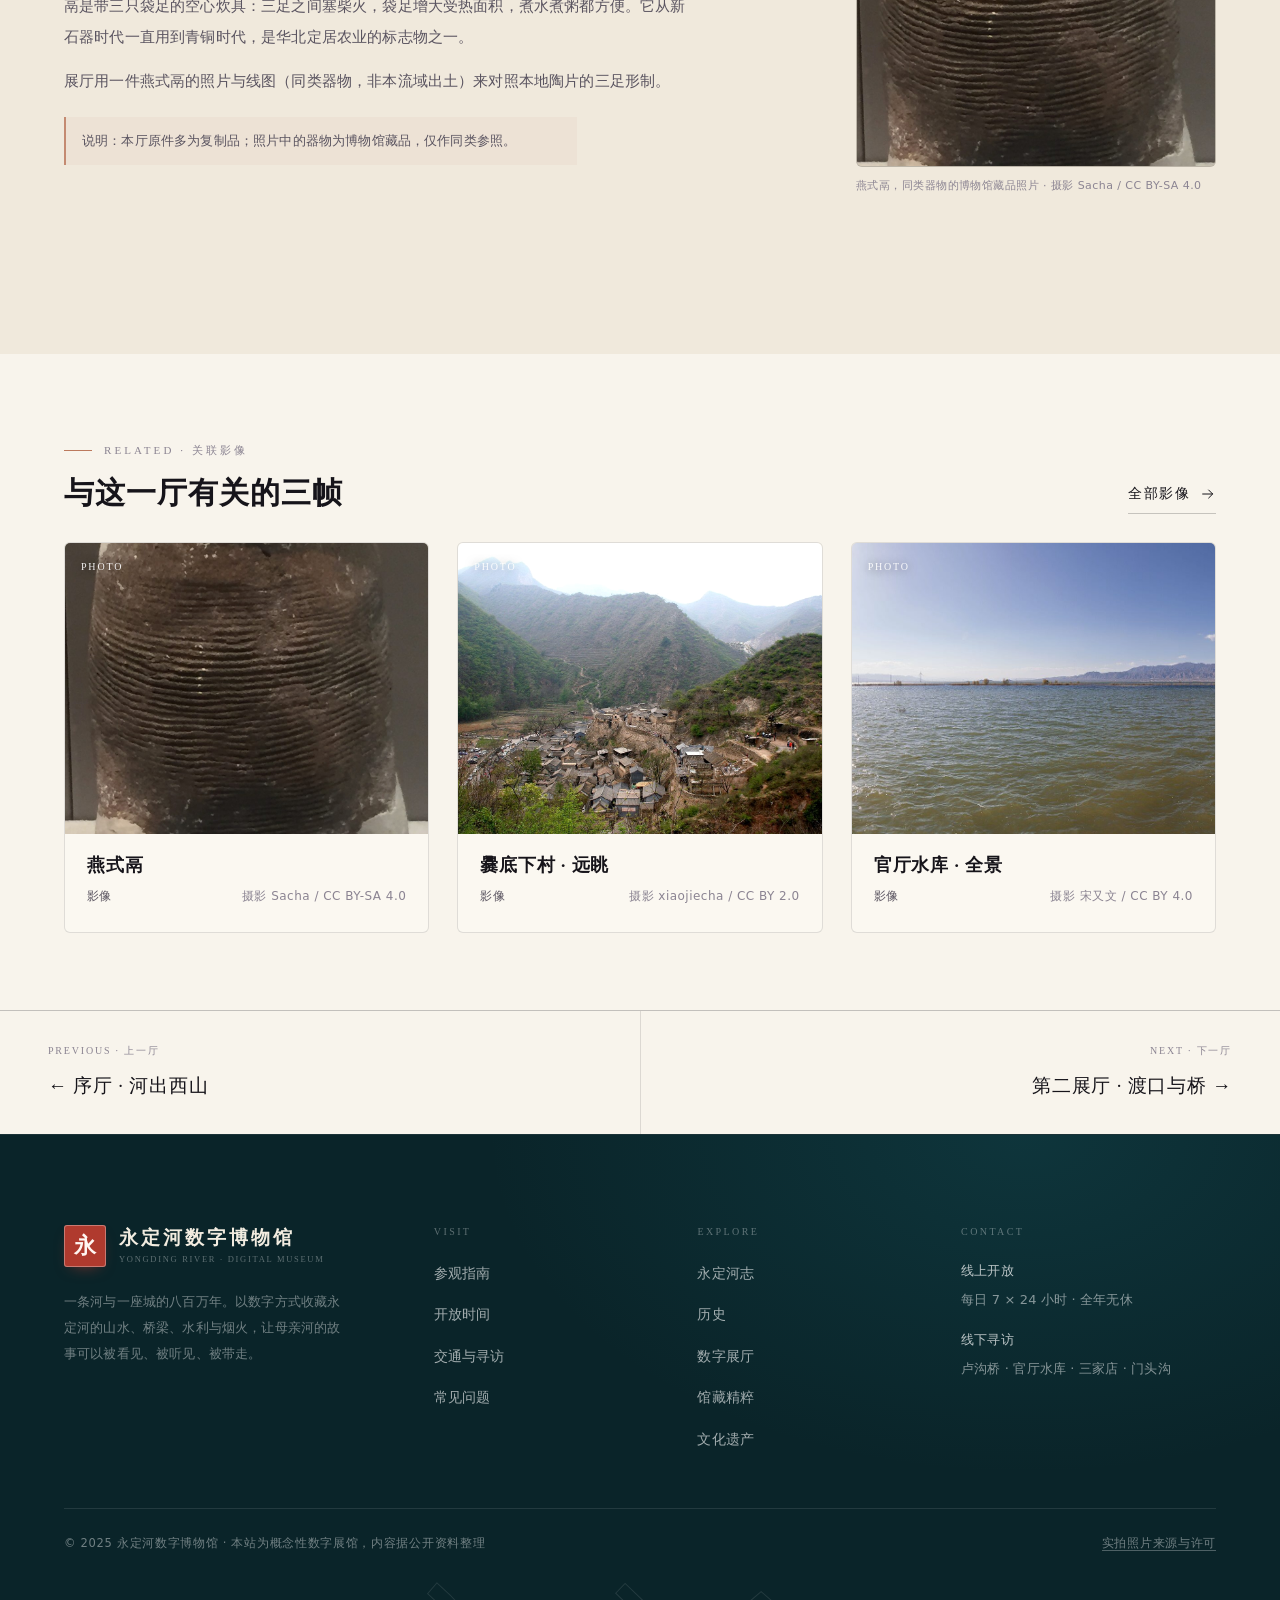
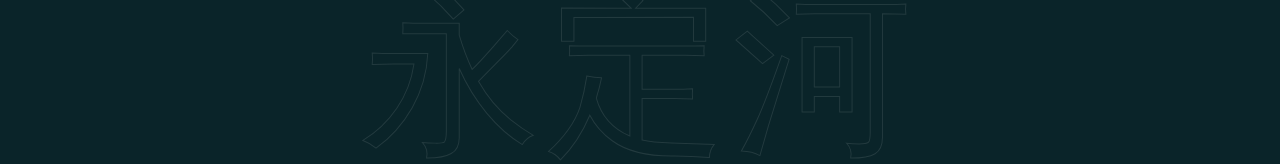
<file: 第一展厅.html>
<!DOCTYPE html>
<html lang="zh-CN" class="hall-page">
<head>
<meta charset="UTF-8">
<meta name="viewport" content="width=device-width, initial-scale=1">
<title>第一展厅 · 文明的摇篮 | 数字展厅 — 永定河数字博物馆</title>
<meta name="description" content="早在 200 万年前，古人类已经在永定河上游的泥河湾盆地繁衍生息；1 万年前，门头沟的东胡林人在河畔安葬逝者，随葬螺壳项链。">
<meta name="theme-color" content="#08262d">
<link rel="icon" href="data:image/svg+xml,%3Csvg xmlns='http://www.w3.org/2000/svg' viewBox='0 0 100 100'%3E%3Crect width='100' height='100' rx='12' fill='%23b03a2e'/%3E%3Ctext x='50' y='74' font-size='64' text-anchor='middle' fill='%23fff6f2' font-family='serif'%3E永%3C/text%3E%3C/svg%3E">
<link rel="stylesheet" href="系项目/css/全站美化.css">
<script>document.documentElement.classList.add('js');</script>
</head>
<body data-page="hall">
<div class="loader" id="loader" role="status" aria-live="polite" aria-label="正在加载">
  <div class="loader__inner">
    <span class="loader__seal" aria-hidden="true">永</span>
    <p class="loader__name">永定河数字博物馆</p>
    <p class="loader__en">Yongding River · Digital Museum</p>
    <div class="loader__bar"><i></i></div>
    <p class="loader__num"><b>0</b></p>
  </div>
</div>

<main id="main">

  <section class="page-hero">
    <div class="page-hero__bg" aria-hidden="true"></div>
    <div class="page-hero__pattern" aria-hidden="true"></div>
    <div class="page-hero__waves" aria-hidden="true">
      <svg viewBox="0 0 1440 140" preserveAspectRatio="none" style="height:120px;width:100%">
        <path d="M0 100c120-40 240 20 360 0s240-60 360-30 240 50 360 20 240-40 360-10v60H0z" fill="#0a2b33" opacity=".6"/>
        <path d="M0 120c140-24 260 18 400 4s280-38 420-14 300 34 440 10 180-16 180-16v36H0z" fill="#082026" opacity=".8"/>
      </svg>
    </div>

    <div class="container">
      <nav class="breadcrumb" aria-label="面包屑导航">
        <a href="首页.html">Home</a><i>/</i><a href="数字展厅.html">Exhibitions</a><i>/</i><span aria-current="page">Hall 02</span>
      </nav>
      <h1 class="page-hero__title">第一展厅 · 文明的摇篮
        <small>Cradle of Civilisation</small>
      </h1>
      <p class="page-hero__desc">早在 200 万年前，古人类已经在永定河上游的泥河湾盆地繁衍生息；1 万年前，门头沟的东胡林人在河畔安葬逝者，随葬螺壳项链。</p>
      <div class="page-hero__meta">
        <div><strong>4 组</strong>展项</div>
        <div><strong>20 分钟</strong>建议停留</div>
        <div><strong>第 2 站</strong>展线共 6 站</div>
        <div><strong>3 帧</strong>关联影像</div>
      </div>
    </div>
  </section>

  <nav class="hall-nav" aria-label="展厅导航">
    <ul>
        <li><a href="序厅.html">序厅 · 河出西山</a></li>
        <li><a href="第一展厅.html" class="is-active">第一展厅 · 文明的摇篮</a></li>
        <li><a href="第二展厅.html">第二展厅 · 渡口与桥</a></li>
        <li><a href="第三展厅.html">第三展厅 · 治水安澜</a></li>
        <li><a href="第四展厅.html">第四展厅 · 河畔烟火</a></li>
        <li><a href="尾厅.html">尾厅 · 重生的河</a></li>
        <li><a class="hall-nav__all" href="数字展厅.html">← 展厅总览</a></li>
    </ul>
  </nav>

  <section class="section" aria-labelledby="intro-title">
    <div class="container">
      <div class="split split--wide-left">
        <div data-reveal="left">
          <p class="eyebrow">Hall 02 · Cradle of Civilisation</p>
          <h2 class="sec-title" id="intro-title" style="font-size:clamp(25px,3vw,38px)">本厅导言</h2>
          <p class="sec-desc" style="margin-top:22px">这一厅把“北京人从哪里来”放回河流的上下文里：河谷提供水源、石料与迁徙通道，也提供了最早的“家”。</p>
          <p class="sec-desc">展品以复制品与模型为主，展签上都写明了原件出处——看的是形制与工艺，不是石头本身。</p>
        </div>
        <figure class="art-frame art-frame--tall" data-reveal="right" style="margin:0">
          <img src="系项目/图/li-vessel.jpg" alt="燕式鬲，同类器物的博物馆藏品照片" loading="lazy">
          <figcaption class="art-frame__cap">燕式鬲 · 博物馆藏品（同类器物参照） <em>摄影 Sacha / CC BY-SA 4.0</em></figcaption>
        </figure>
      </div>
    </div>
  </section>

  <section class="section section--paper2" aria-labelledby="items-title">
    <div class="container">
      <div class="sec-head" data-reveal>
        <p class="eyebrow">Exhibits · 展项</p>
        <h2 class="sec-title" id="items-title">4 组展项，<em>按展线顺序</em></h2>
        <p class="sec-desc">每一组都可以单独停留。展签上的“看点”是本馆给出的观察建议，不是必看清单。</p>
      </div>

      <div class="detail-list">
        <article class="detail" data-reveal>
          <div class="detail__body">
            <span class="detail__no">EXHIBIT 01</span>
            <h3 class="detail__title">泥河湾的石片</h3>
            <div class="detail__text"><p>永定河上游的泥河湾盆地，是东亚早期人类活动最重要的证据地之一。马圈沟遗址距今约 190 万年，小长梁遗址距今约 136 万年，此后还有数以百计的旧石器地点。</p><p>展柜里的石片、石核是复制品。它们看起来粗糙，但打制方向、台面与刃口都有规律——这是人类第一次有意识地改造石头。</p><p class="detail__note">参照：泥河湾的湖相地层一层一层，记录了两百万年的气候与沉积。</p></div>
          </div>
        </article>
        <article class="detail" data-reveal>
          <div class="detail__body">
            <span class="detail__no">EXHIBIT 02</span>
            <h3 class="detail__title">东胡林人的项链</h3>
            <div class="detail__text"><p>门头沟东胡林遗址出土的墓葬距今约一万年。墓主人身边有螺壳项链、骨器与陶片——把远处的贝壳带到河畔、穿孔、串起，大概是北京地区最早的“装饰”。</p><p>一同出土的还有磨制石器与火塘，说明他们已经在河畔定居，而不只是路过。</p><p class="detail__note">看点：螺壳的穿孔位置并不整齐，是手工钻出来的。</p></div>
          </div>
        </article>
        <article class="detail" data-reveal>
          <div class="detail__body">
            <span class="detail__no">EXHIBIT 03</span>
            <h3 class="detail__title">涿鹿的城</h3>
            <div class="detail__text"><p>相传黄帝与炎帝、蚩尤会战于涿鹿之野，合符釜山，建“黄帝城”，是华夏族群最初的聚合。传说未必是史实，但它被安放在永定河上游的这块台地上。</p><p>展厅把文献、传说与考古发现并置：哪些能证实、哪些只能存疑，标签上写得很清楚。</p><p class="detail__note">提示：这一组展项刻意保留了几处“尚未定论”，请留意灰色展签。</p></div>
          </div>
        </article>
        <article class="detail detail--fig" data-reveal>
          <div class="detail__body">
            <span class="detail__no">EXHIBIT 04</span>
            <h3 class="detail__title">陶鬲与炊烟</h3>
            <div class="detail__text"><p>鬲是带三只袋足的空心炊具：三足之间塞柴火，袋足增大受热面积，煮水煮粥都方便。它从新石器时代一直用到青铜时代，是华北定居农业的标志物之一。</p><p>展厅用一件燕式鬲的照片与线图（同类器物，非本流域出土）来对照本地陶片的三足形制。</p><p class="detail__note">说明：本厅原件多为复制品；照片中的器物为博物馆藏品，仅作同类参照。</p></div>
          </div>
          <figure class="detail__fig">
            <img src="系项目/图/li-vessel.jpg" alt="燕式鬲，同类器物的博物馆藏品照片" loading="lazy">
            <figcaption>燕式鬲，同类器物的博物馆藏品照片 · 摄影 Sacha / CC BY-SA 4.0</figcaption>
          </figure>
        </article>
      </div>
    </div>
  </section>

  <section class="section section--tight" aria-labelledby="rel-title">
    <div class="container">
      <div style="display:flex;align-items:flex-end;justify-content:space-between;gap:18px;flex-wrap:wrap;margin-bottom:28px" data-reveal>
        <div>
          <p class="eyebrow">Related · 关联影像</p>
          <h2 class="sec-title" id="rel-title" style="font-size:clamp(22px,2.4vw,30px);margin-top:12px">与这一厅有关的三帧</h2>
        </div>
        <a class="tlink" href="馆藏精粹.html">全部影像
          <svg width="16" height="16" viewBox="0 0 24 24" aria-hidden="true"><use href="#i-arrow"/></svg>
        </a>
      </div>
      <div class="grid grid--3">
        <a class="piece" href="馆藏精粹.html" data-reveal>
          <div class="piece__art">
            <span class="piece__cat">Photo</span>
            <img src="系项目/图/li-vessel.jpg" alt="燕式鬲" loading="lazy">
          </div>
          <div class="piece__body">
            <h3 class="piece__title">燕式鬲</h3>
            <p class="piece__meta"><b>影像</b><span>摄影 Sacha / CC BY-SA 4.0</span></p>
          </div>
        </a>
        <a class="piece" href="馆藏精粹.html" data-reveal>
          <div class="piece__art">
            <span class="piece__cat">Photo</span>
            <img src="系项目/图/cuandixia-01.jpg" alt="爨底下村 · 远眺" loading="lazy">
          </div>
          <div class="piece__body">
            <h3 class="piece__title">爨底下村 · 远眺</h3>
            <p class="piece__meta"><b>影像</b><span>摄影 xiaojiecha / CC BY 2.0</span></p>
          </div>
        </a>
        <a class="piece" href="馆藏精粹.html" data-reveal>
          <div class="piece__art">
            <span class="piece__cat">Photo</span>
            <img src="系项目/图/guanting-pano.jpg" alt="官厅水库 · 全景" loading="lazy">
          </div>
          <div class="piece__body">
            <h3 class="piece__title">官厅水库 · 全景</h3>
            <p class="piece__meta"><b>影像</b><span>摄影 宋又文 / CC BY 4.0</span></p>
          </div>
        </a>
      </div>
    </div>
  </section>

  <nav class="hall-pager" aria-label="上一厅与下一厅">
    <a href="序厅.html"><small>Previous · 上一厅</small><strong>← 序厅 · 河出西山</strong></a>
    <a href="第二展厅.html"><small>Next · 下一厅</small><strong>第二展厅 · 渡口与桥 →</strong></a>
  </nav>

</main>

<script src="系项目/Java/布局设计.js"></script>
</body>
</html>
</file>
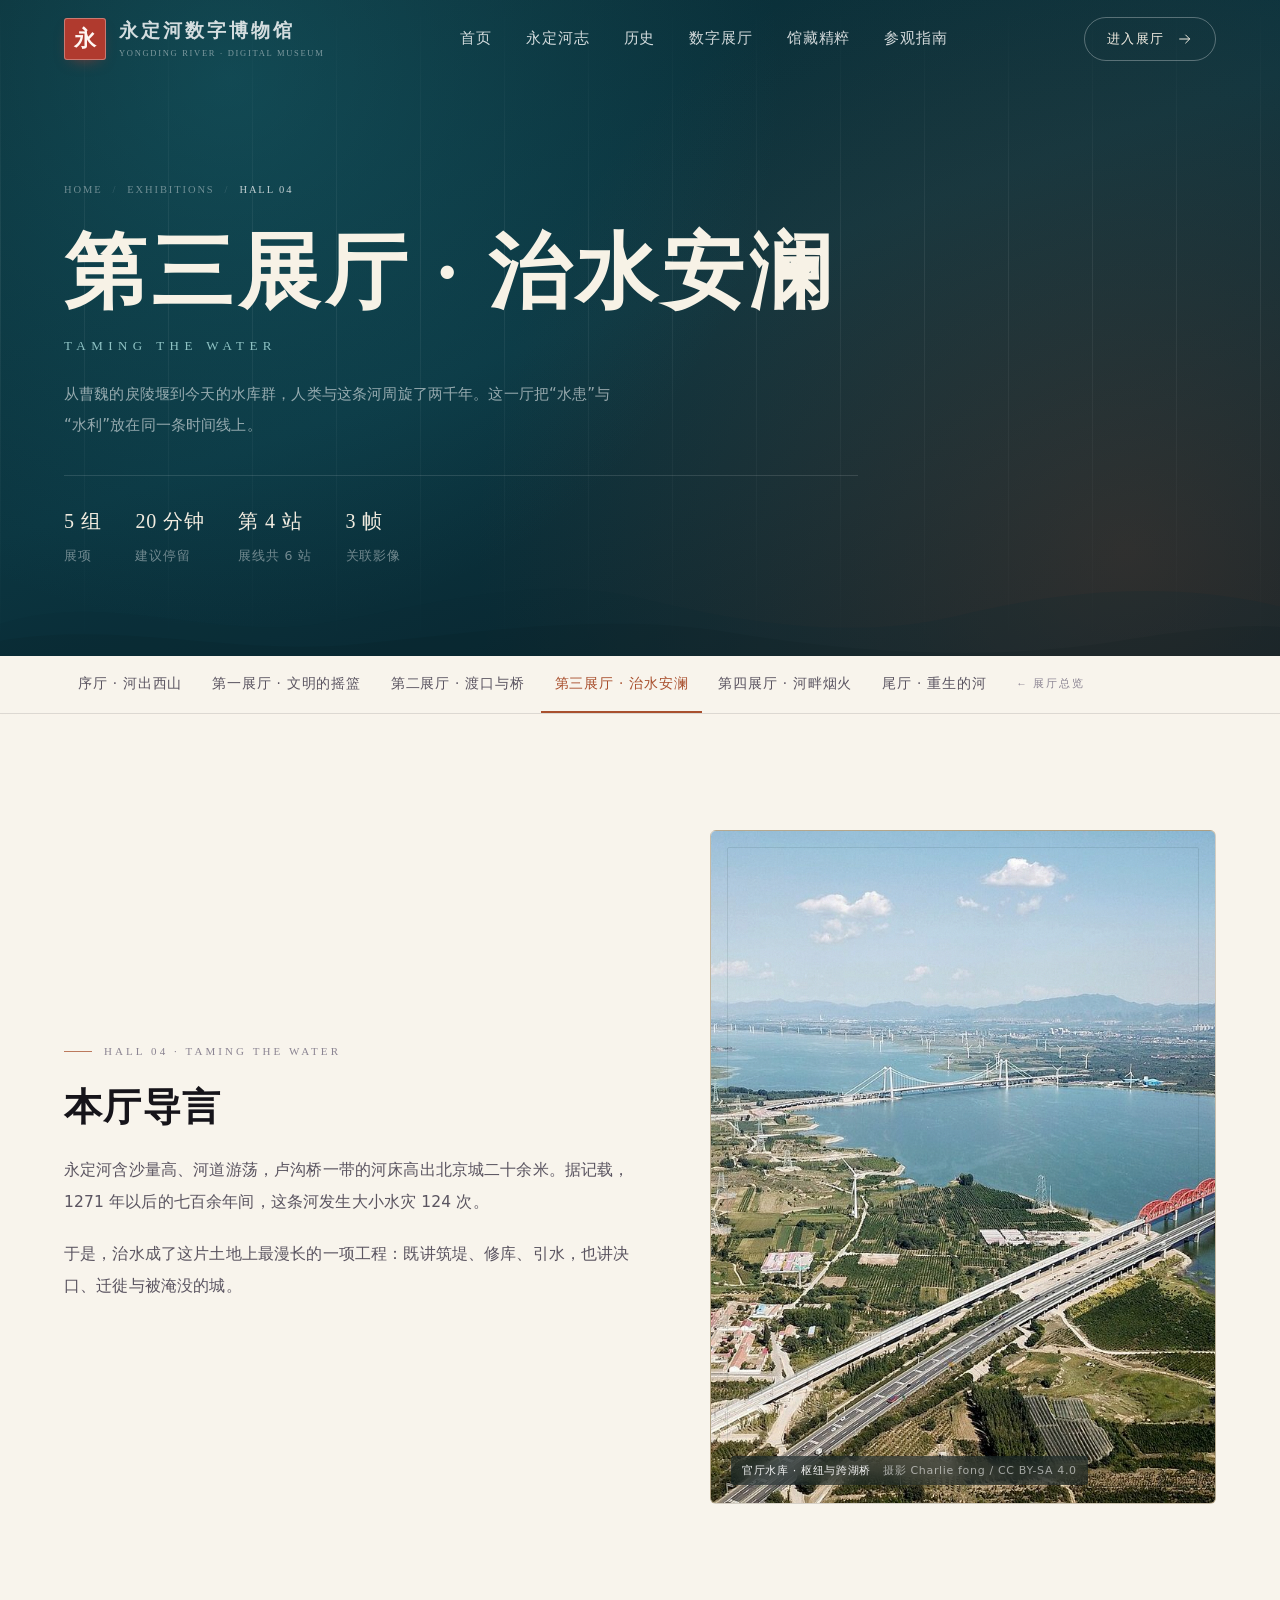
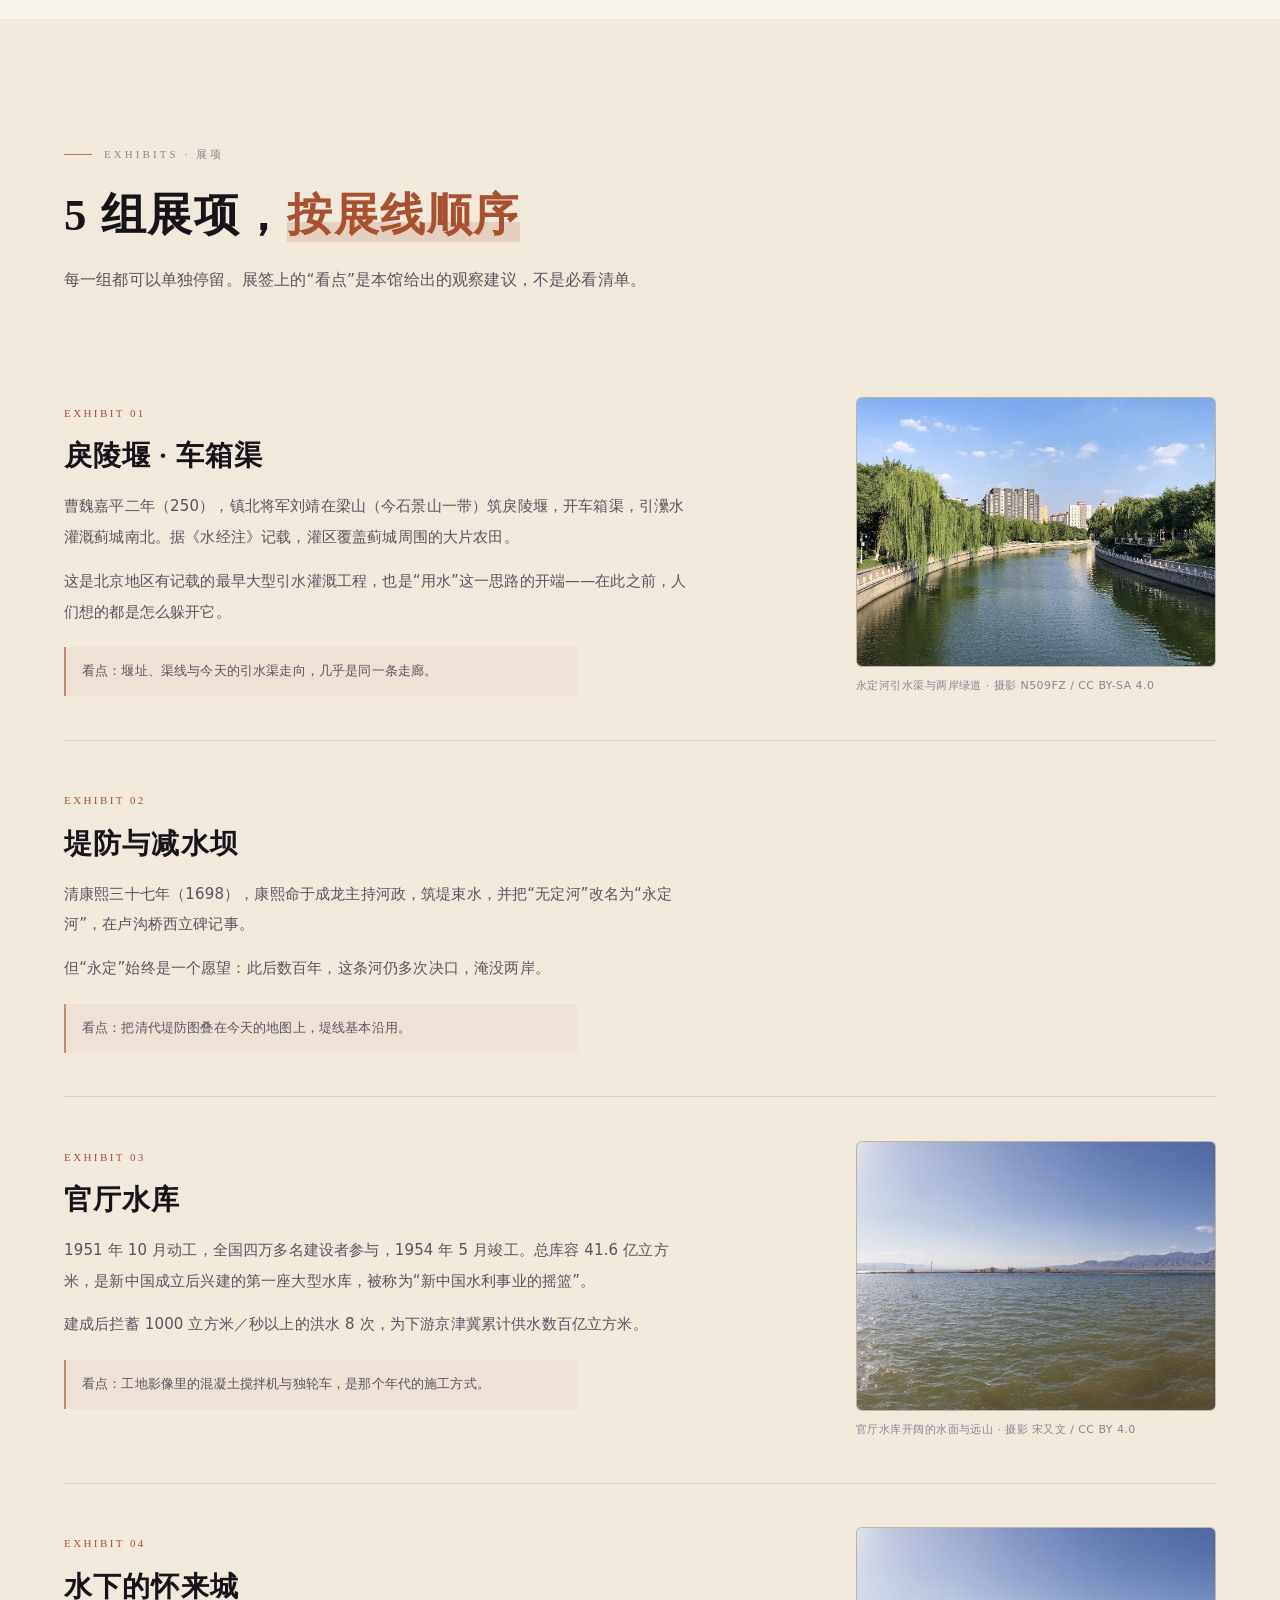
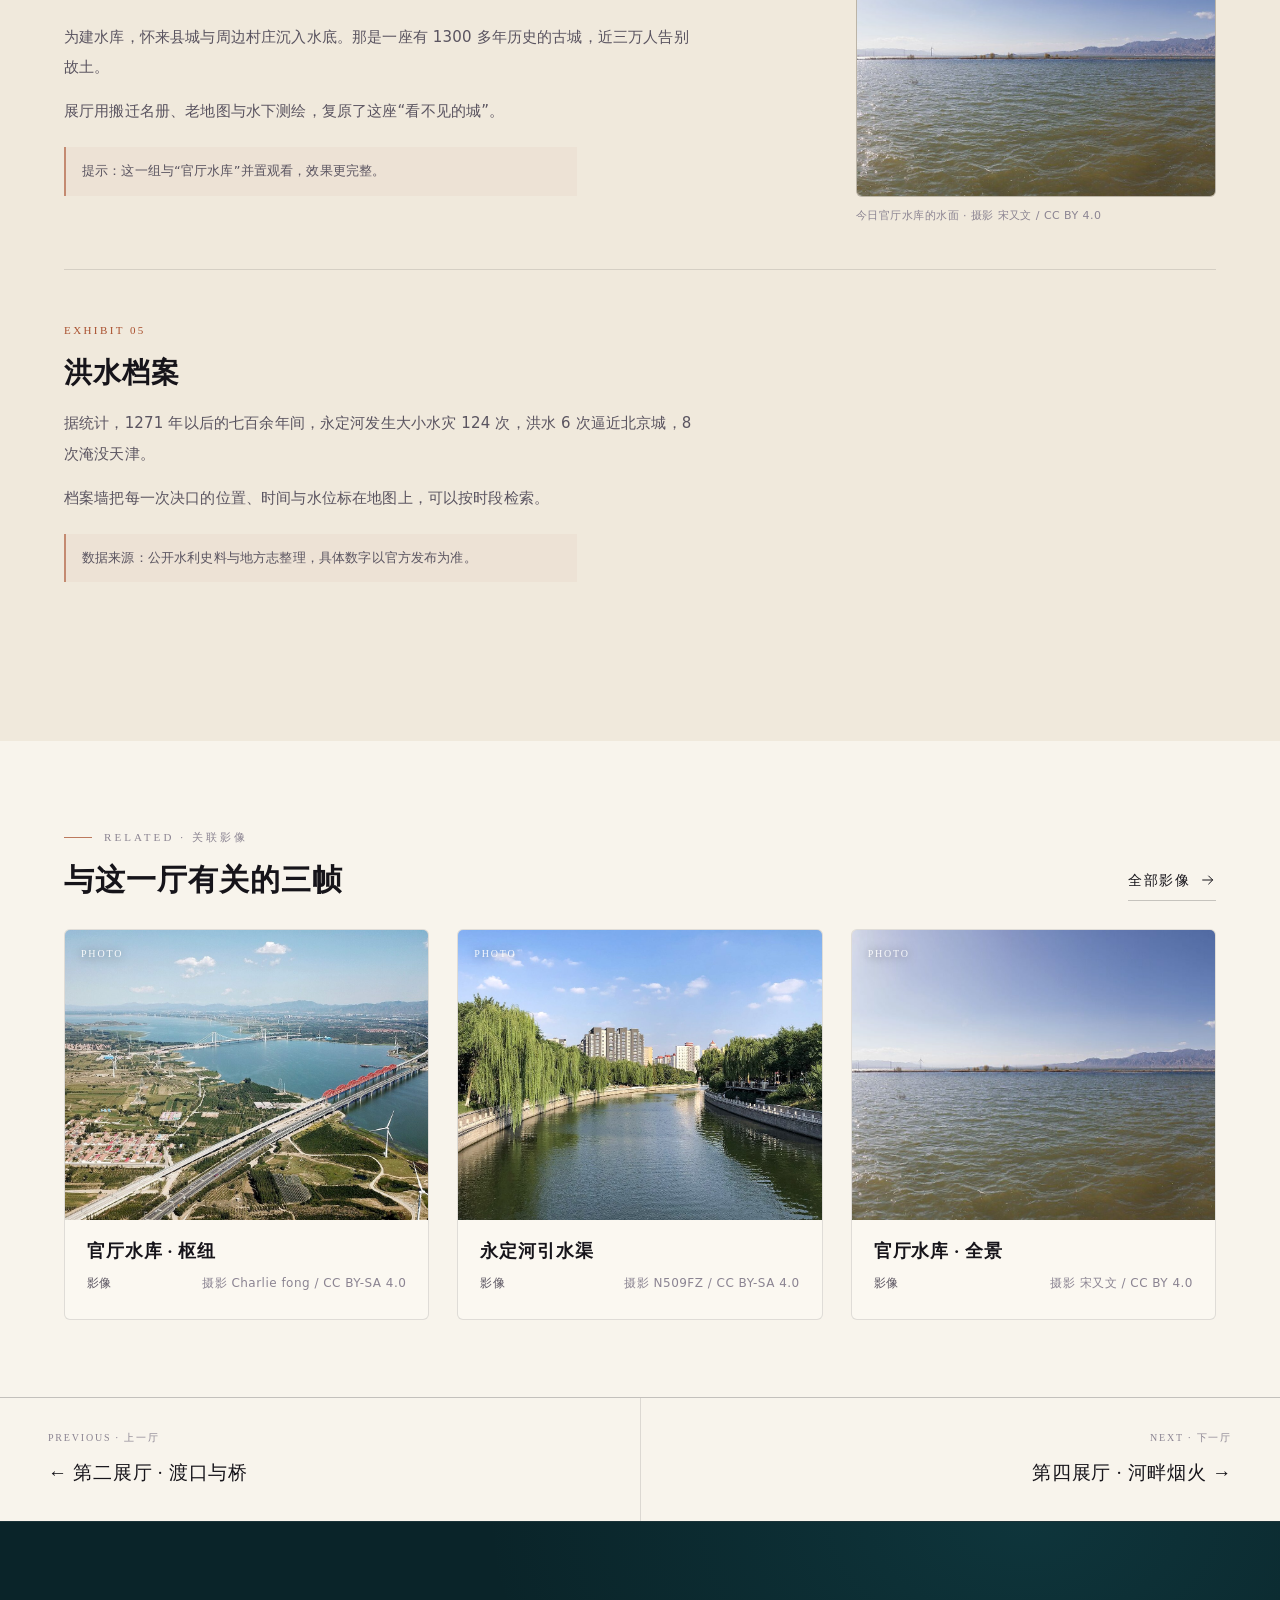
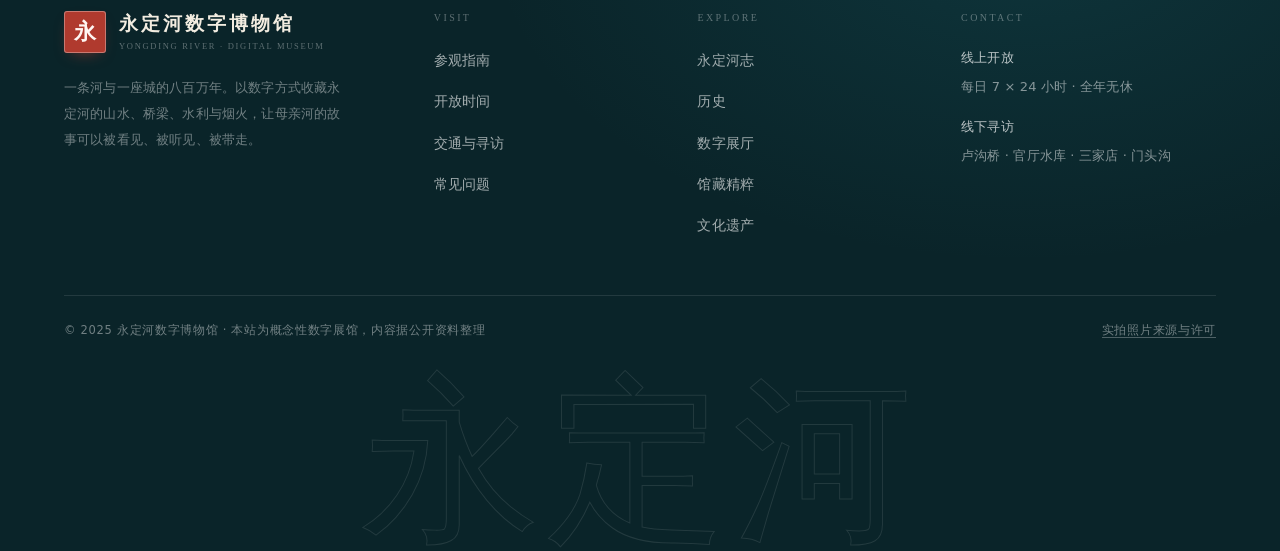
<file: 第三展厅.html>
<!DOCTYPE html>
<html lang="zh-CN" class="hall-page">
<head>
<meta charset="UTF-8">
<meta name="viewport" content="width=device-width, initial-scale=1">
<title>第三展厅 · 治水安澜 | 数字展厅 — 永定河数字博物馆</title>
<meta name="description" content="从曹魏的戾陵堰到今天的水库群，人类与这条河周旋了两千年。这一厅把“水患”与“水利”放在同一条时间线上。">
<meta name="theme-color" content="#08262d">
<link rel="icon" href="data:image/svg+xml,%3Csvg xmlns='http://www.w3.org/2000/svg' viewBox='0 0 100 100'%3E%3Crect width='100' height='100' rx='12' fill='%23b03a2e'/%3E%3Ctext x='50' y='74' font-size='64' text-anchor='middle' fill='%23fff6f2' font-family='serif'%3E永%3C/text%3E%3C/svg%3E">
<link rel="stylesheet" href="系项目/css/全站美化.css">
<script>document.documentElement.classList.add('js');</script>
</head>
<body data-page="hall">
<div class="loader" id="loader" role="status" aria-live="polite" aria-label="正在加载">
  <div class="loader__inner">
    <span class="loader__seal" aria-hidden="true">永</span>
    <p class="loader__name">永定河数字博物馆</p>
    <p class="loader__en">Yongding River · Digital Museum</p>
    <div class="loader__bar"><i></i></div>
    <p class="loader__num"><b>0</b></p>
  </div>
</div>

<main id="main">

  <section class="page-hero">
    <div class="page-hero__bg" aria-hidden="true"></div>
    <div class="page-hero__pattern" aria-hidden="true"></div>
    <div class="page-hero__waves" aria-hidden="true">
      <svg viewBox="0 0 1440 140" preserveAspectRatio="none" style="height:120px;width:100%">
        <path d="M0 100c120-40 240 20 360 0s240-60 360-30 240 50 360 20 240-40 360-10v60H0z" fill="#0a2b33" opacity=".6"/>
        <path d="M0 120c140-24 260 18 400 4s280-38 420-14 300 34 440 10 180-16 180-16v36H0z" fill="#082026" opacity=".8"/>
      </svg>
    </div>

    <div class="container">
      <nav class="breadcrumb" aria-label="面包屑导航">
        <a href="首页.html">Home</a><i>/</i><a href="数字展厅.html">Exhibitions</a><i>/</i><span aria-current="page">Hall 04</span>
      </nav>
      <h1 class="page-hero__title">第三展厅 · 治水安澜
        <small>Taming the Water</small>
      </h1>
      <p class="page-hero__desc">从曹魏的戾陵堰到今天的水库群，人类与这条河周旋了两千年。这一厅把“水患”与“水利”放在同一条时间线上。</p>
      <div class="page-hero__meta">
        <div><strong>5 组</strong>展项</div>
        <div><strong>20 分钟</strong>建议停留</div>
        <div><strong>第 4 站</strong>展线共 6 站</div>
        <div><strong>3 帧</strong>关联影像</div>
      </div>
    </div>
  </section>

  <nav class="hall-nav" aria-label="展厅导航">
    <ul>
        <li><a href="序厅.html">序厅 · 河出西山</a></li>
        <li><a href="第一展厅.html">第一展厅 · 文明的摇篮</a></li>
        <li><a href="第二展厅.html">第二展厅 · 渡口与桥</a></li>
        <li><a href="第三展厅.html" class="is-active">第三展厅 · 治水安澜</a></li>
        <li><a href="第四展厅.html">第四展厅 · 河畔烟火</a></li>
        <li><a href="尾厅.html">尾厅 · 重生的河</a></li>
        <li><a class="hall-nav__all" href="数字展厅.html">← 展厅总览</a></li>
    </ul>
  </nav>

  <section class="section" aria-labelledby="intro-title">
    <div class="container">
      <div class="split split--wide-left">
        <div data-reveal="left">
          <p class="eyebrow">Hall 04 · Taming the Water</p>
          <h2 class="sec-title" id="intro-title" style="font-size:clamp(25px,3vw,38px)">本厅导言</h2>
          <p class="sec-desc" style="margin-top:22px">永定河含沙量高、河道游荡，卢沟桥一带的河床高出北京城二十余米。据记载，1271 年以后的七百余年间，这条河发生大小水灾 124 次。</p>
          <p class="sec-desc">于是，治水成了这片土地上最漫长的一项工程：既讲筑堤、修库、引水，也讲决口、迁徙与被淹没的城。</p>
        </div>
        <figure class="art-frame art-frame--tall" data-reveal="right" style="margin:0">
          <img src="系项目/图/guanting-bridges.jpg" alt="官厅水库大坝与跨湖桥航拍" loading="lazy">
          <figcaption class="art-frame__cap">官厅水库 · 枢纽与跨湖桥 <em>摄影 Charlie fong / CC BY-SA 4.0</em></figcaption>
        </figure>
      </div>
    </div>
  </section>

  <section class="section section--paper2" aria-labelledby="items-title">
    <div class="container">
      <div class="sec-head" data-reveal>
        <p class="eyebrow">Exhibits · 展项</p>
        <h2 class="sec-title" id="items-title">5 组展项，<em>按展线顺序</em></h2>
        <p class="sec-desc">每一组都可以单独停留。展签上的“看点”是本馆给出的观察建议，不是必看清单。</p>
      </div>

      <div class="detail-list">
        <article class="detail detail--fig" data-reveal>
          <div class="detail__body">
            <span class="detail__no">EXHIBIT 01</span>
            <h3 class="detail__title">戾陵堰 · 车箱渠</h3>
            <div class="detail__text"><p>曹魏嘉平二年（250），镇北将军刘靖在梁山（今石景山一带）筑戾陵堰，开车箱渠，引㶟水灌溉蓟城南北。据《水经注》记载，灌区覆盖蓟城周围的大片农田。</p><p>这是北京地区有记载的最早大型引水灌溉工程，也是“用水”这一思路的开端——在此之前，人们想的都是怎么躲开它。</p><p class="detail__note">看点：堰址、渠线与今天的引水渠走向，几乎是同一条走廊。</p></div>
          </div>
          <figure class="detail__fig">
            <img src="系项目/图/canal.jpg" alt="永定河引水渠与两岸绿道" loading="lazy">
            <figcaption>永定河引水渠与两岸绿道 · 摄影 N509FZ / CC BY-SA 4.0</figcaption>
          </figure>
        </article>
        <article class="detail" data-reveal>
          <div class="detail__body">
            <span class="detail__no">EXHIBIT 02</span>
            <h3 class="detail__title">堤防与减水坝</h3>
            <div class="detail__text"><p>清康熙三十七年（1698），康熙命于成龙主持河政，筑堤束水，并把“无定河”改名为“永定河”，在卢沟桥西立碑记事。</p><p>但“永定”始终是一个愿望：此后数百年，这条河仍多次决口，淹没两岸。</p><p class="detail__note">看点：把清代堤防图叠在今天的地图上，堤线基本沿用。</p></div>
          </div>
        </article>
        <article class="detail detail--fig" data-reveal>
          <div class="detail__body">
            <span class="detail__no">EXHIBIT 03</span>
            <h3 class="detail__title">官厅水库</h3>
            <div class="detail__text"><p>1951 年 10 月动工，全国四万多名建设者参与，1954 年 5 月竣工。总库容 41.6 亿立方米，是新中国成立后兴建的第一座大型水库，被称为“新中国水利事业的摇篮”。</p><p>建成后拦蓄 1000 立方米／秒以上的洪水 8 次，为下游京津冀累计供水数百亿立方米。</p><p class="detail__note">看点：工地影像里的混凝土搅拌机与独轮车，是那个年代的施工方式。</p></div>
          </div>
          <figure class="detail__fig">
            <img src="系项目/图/guanting-pano.jpg" alt="官厅水库开阔的水面与远山" loading="lazy">
            <figcaption>官厅水库开阔的水面与远山 · 摄影 宋又文 / CC BY 4.0</figcaption>
          </figure>
        </article>
        <article class="detail detail--fig" data-reveal>
          <div class="detail__body">
            <span class="detail__no">EXHIBIT 04</span>
            <h3 class="detail__title">水下的怀来城</h3>
            <div class="detail__text"><p>为建水库，怀来县城与周边村庄沉入水底。那是一座有 1300 多年历史的古城，近三万人告别故土。</p><p>展厅用搬迁名册、老地图与水下测绘，复原了这座“看不见的城”。</p><p class="detail__note">提示：这一组与“官厅水库”并置观看，效果更完整。</p></div>
          </div>
          <figure class="detail__fig">
            <img src="系项目/图/guanting-pano.jpg" alt="今日官厅水库的水面" loading="lazy">
            <figcaption>今日官厅水库的水面 · 摄影 宋又文 / CC BY 4.0</figcaption>
          </figure>
        </article>
        <article class="detail" data-reveal>
          <div class="detail__body">
            <span class="detail__no">EXHIBIT 05</span>
            <h3 class="detail__title">洪水档案</h3>
            <div class="detail__text"><p>据统计，1271 年以后的七百余年间，永定河发生大小水灾 124 次，洪水 6 次逼近北京城，8 次淹没天津。</p><p>档案墙把每一次决口的位置、时间与水位标在地图上，可以按时段检索。</p><p class="detail__note">数据来源：公开水利史料与地方志整理，具体数字以官方发布为准。</p></div>
          </div>
        </article>
      </div>
    </div>
  </section>

  <section class="section section--tight" aria-labelledby="rel-title">
    <div class="container">
      <div style="display:flex;align-items:flex-end;justify-content:space-between;gap:18px;flex-wrap:wrap;margin-bottom:28px" data-reveal>
        <div>
          <p class="eyebrow">Related · 关联影像</p>
          <h2 class="sec-title" id="rel-title" style="font-size:clamp(22px,2.4vw,30px);margin-top:12px">与这一厅有关的三帧</h2>
        </div>
        <a class="tlink" href="馆藏精粹.html">全部影像
          <svg width="16" height="16" viewBox="0 0 24 24" aria-hidden="true"><use href="#i-arrow"/></svg>
        </a>
      </div>
      <div class="grid grid--3">
        <a class="piece" href="馆藏精粹.html" data-reveal>
          <div class="piece__art">
            <span class="piece__cat">Photo</span>
            <img src="系项目/图/guanting-bridges.jpg" alt="官厅水库 · 枢纽" loading="lazy">
          </div>
          <div class="piece__body">
            <h3 class="piece__title">官厅水库 · 枢纽</h3>
            <p class="piece__meta"><b>影像</b><span>摄影 Charlie fong / CC BY-SA 4.0</span></p>
          </div>
        </a>
        <a class="piece" href="馆藏精粹.html" data-reveal>
          <div class="piece__art">
            <span class="piece__cat">Photo</span>
            <img src="系项目/图/canal.jpg" alt="永定河引水渠" loading="lazy">
          </div>
          <div class="piece__body">
            <h3 class="piece__title">永定河引水渠</h3>
            <p class="piece__meta"><b>影像</b><span>摄影 N509FZ / CC BY-SA 4.0</span></p>
          </div>
        </a>
        <a class="piece" href="馆藏精粹.html" data-reveal>
          <div class="piece__art">
            <span class="piece__cat">Photo</span>
            <img src="系项目/图/guanting-pano.jpg" alt="官厅水库 · 全景" loading="lazy">
          </div>
          <div class="piece__body">
            <h3 class="piece__title">官厅水库 · 全景</h3>
            <p class="piece__meta"><b>影像</b><span>摄影 宋又文 / CC BY 4.0</span></p>
          </div>
        </a>
      </div>
    </div>
  </section>

  <nav class="hall-pager" aria-label="上一厅与下一厅">
    <a href="第二展厅.html"><small>Previous · 上一厅</small><strong>← 第二展厅 · 渡口与桥</strong></a>
    <a href="第四展厅.html"><small>Next · 下一厅</small><strong>第四展厅 · 河畔烟火 →</strong></a>
  </nav>

</main>

<script src="系项目/Java/布局设计.js"></script>
</body>
</html>
</file>
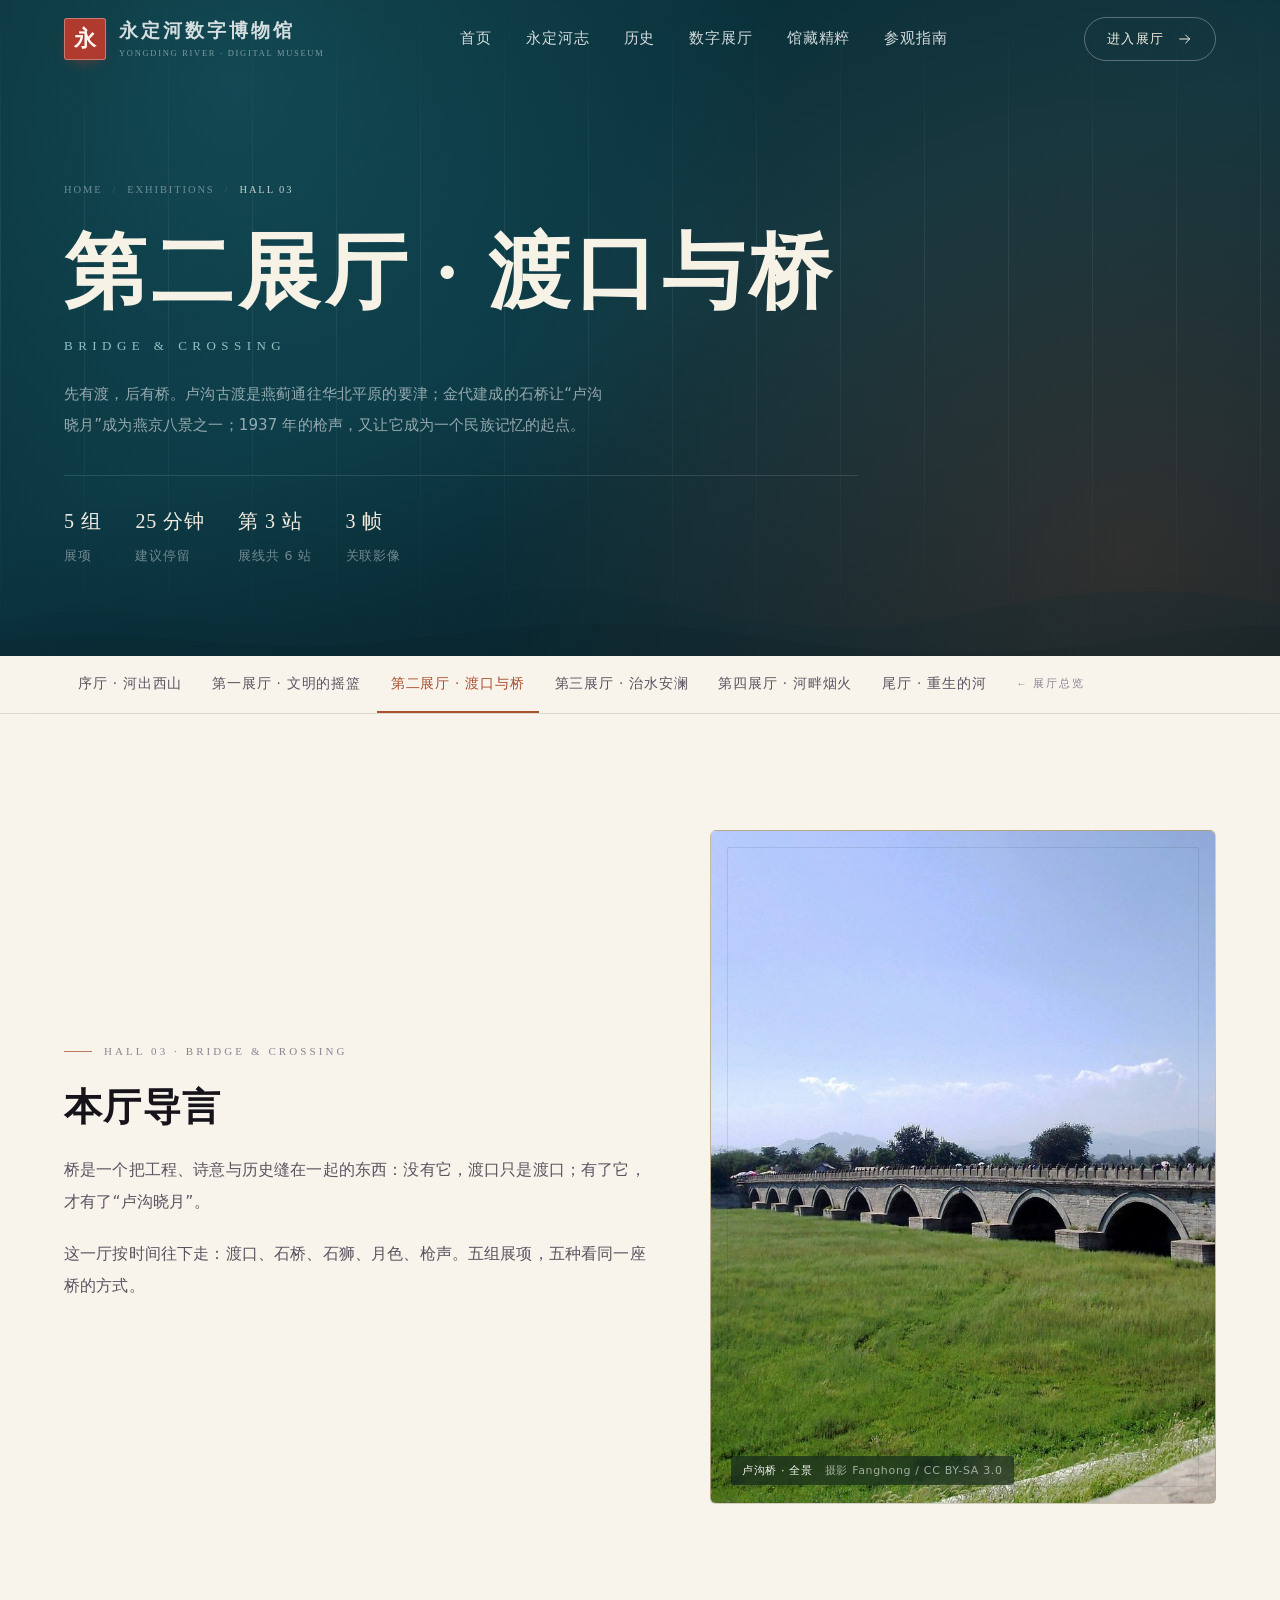
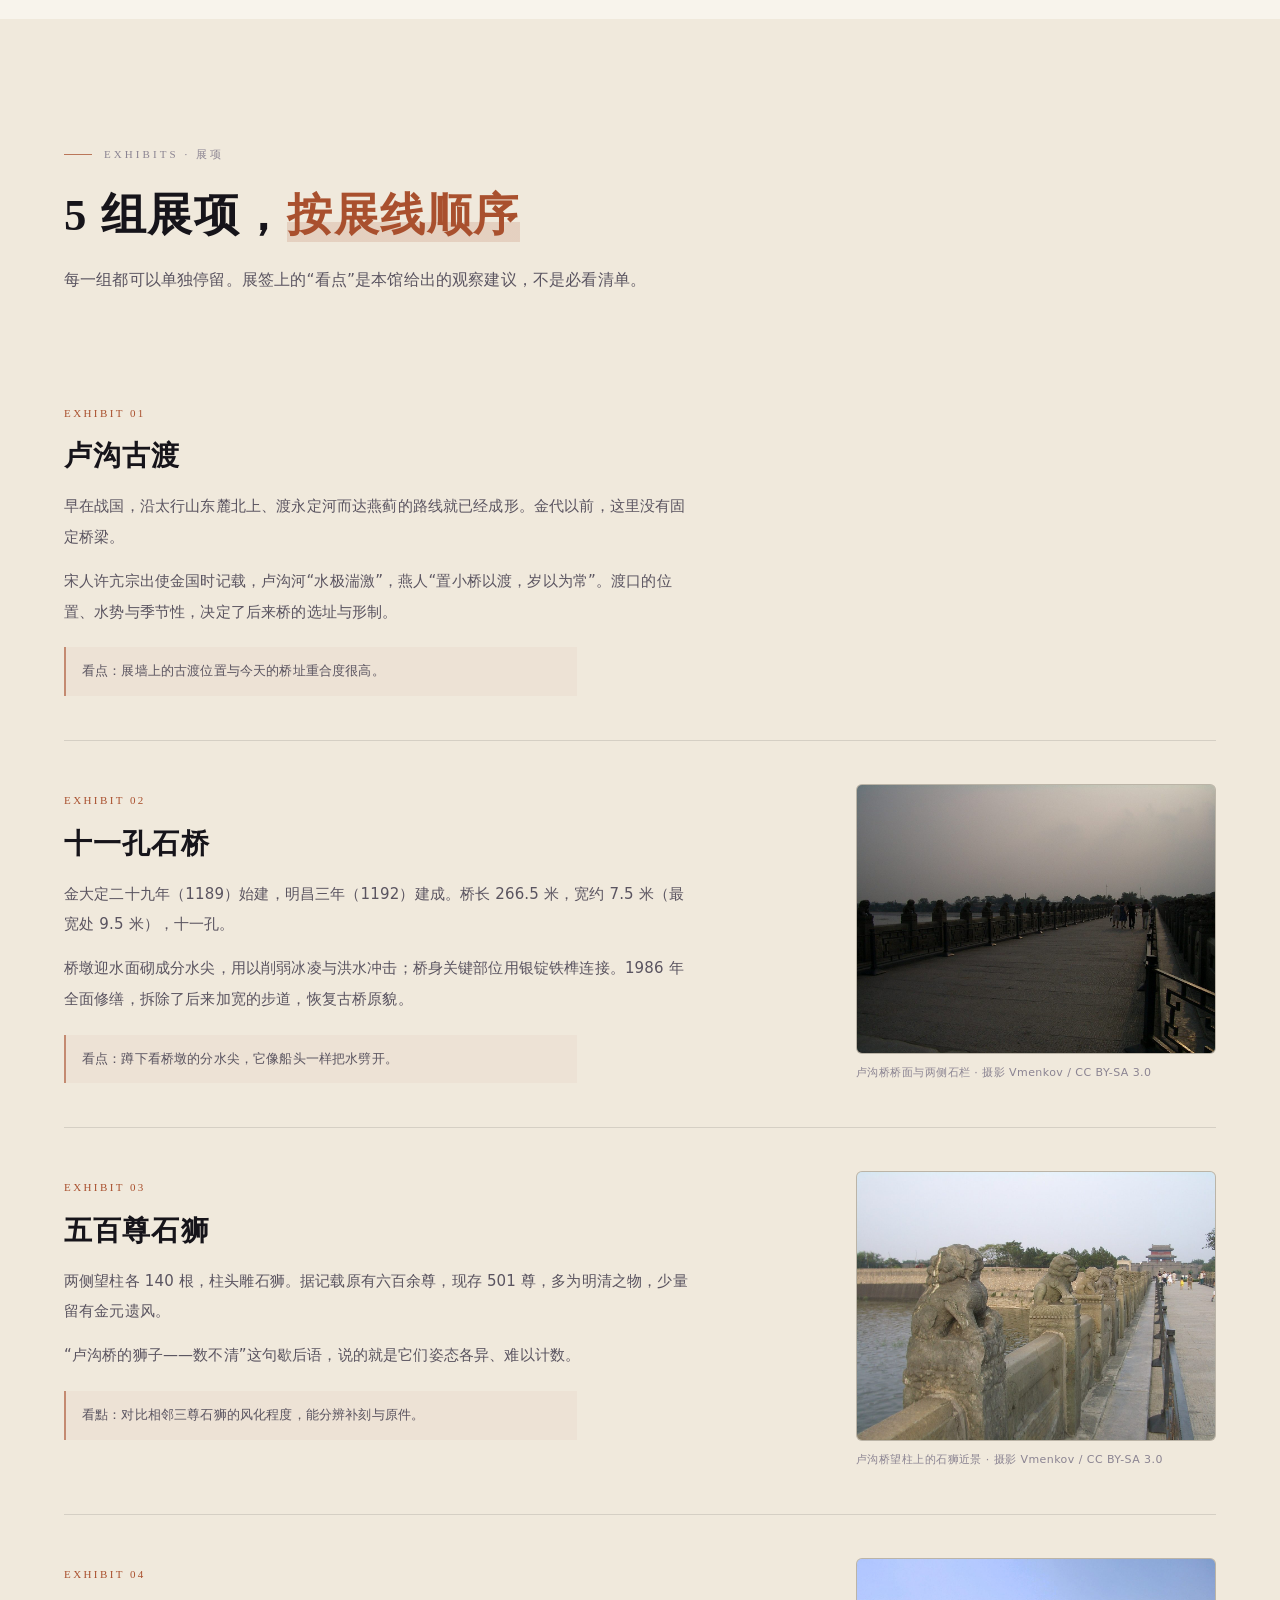
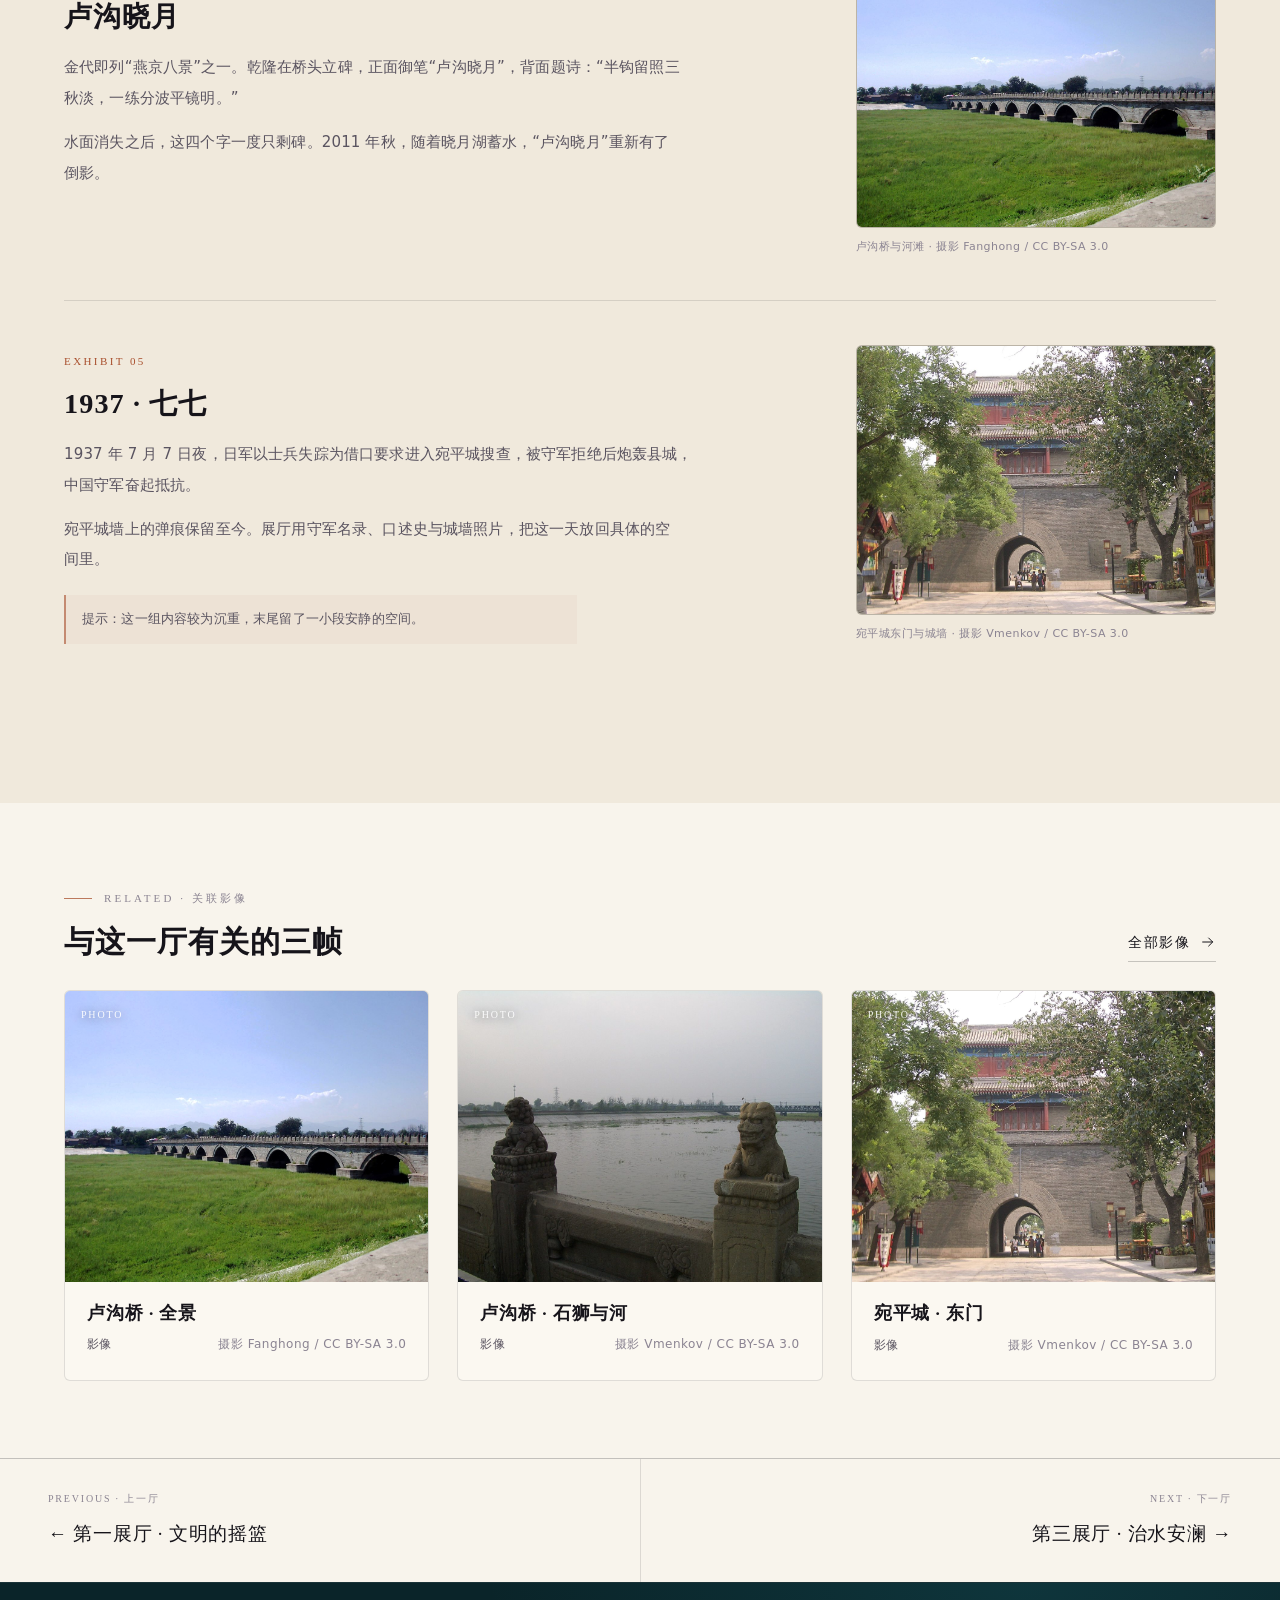
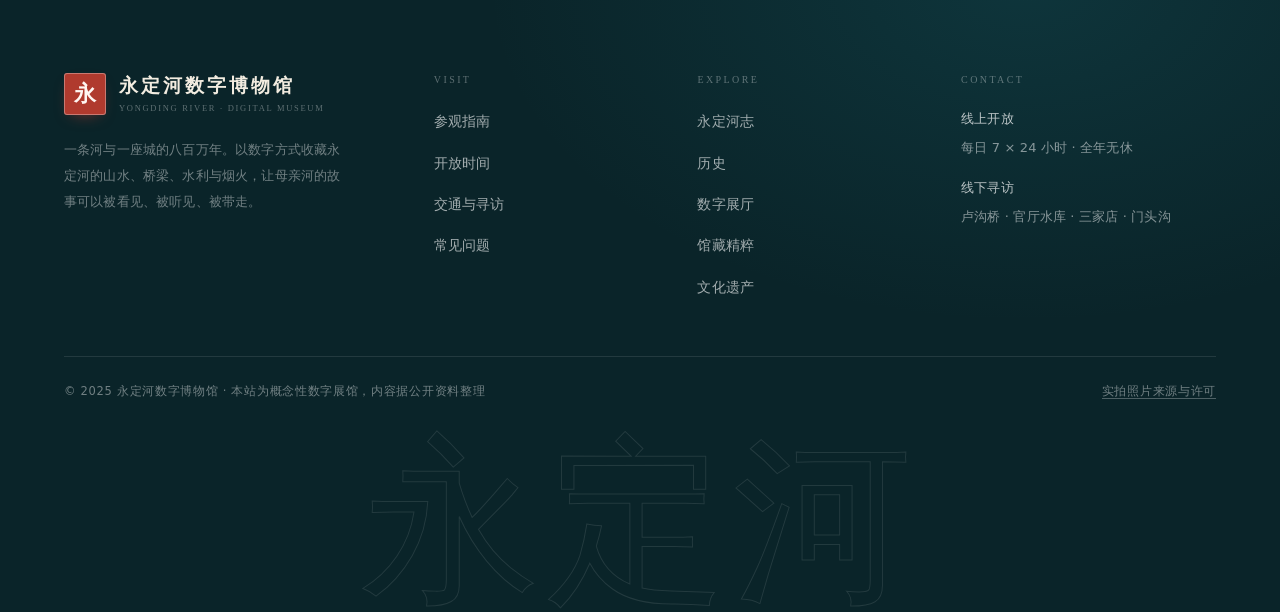
<file: 第二展厅.html>
<!DOCTYPE html>
<html lang="zh-CN" class="hall-page">
<head>
<meta charset="UTF-8">
<meta name="viewport" content="width=device-width, initial-scale=1">
<title>第二展厅 · 渡口与桥 | 数字展厅 — 永定河数字博物馆</title>
<meta name="description" content="先有渡，后有桥。卢沟古渡是燕蓟通往华北平原的要津；金代建成的石桥让“卢沟晓月”成为燕京八景之一；1937 年的枪声，又让它成为一个民族记忆的起点。">
<meta name="theme-color" content="#08262d">
<link rel="icon" href="data:image/svg+xml,%3Csvg xmlns='http://www.w3.org/2000/svg' viewBox='0 0 100 100'%3E%3Crect width='100' height='100' rx='12' fill='%23b03a2e'/%3E%3Ctext x='50' y='74' font-size='64' text-anchor='middle' fill='%23fff6f2' font-family='serif'%3E永%3C/text%3E%3C/svg%3E">
<link rel="stylesheet" href="系项目/css/全站美化.css">
<script>document.documentElement.classList.add('js');</script>
</head>
<body data-page="hall">
<div class="loader" id="loader" role="status" aria-live="polite" aria-label="正在加载">
  <div class="loader__inner">
    <span class="loader__seal" aria-hidden="true">永</span>
    <p class="loader__name">永定河数字博物馆</p>
    <p class="loader__en">Yongding River · Digital Museum</p>
    <div class="loader__bar"><i></i></div>
    <p class="loader__num"><b>0</b></p>
  </div>
</div>

<main id="main">

  <section class="page-hero">
    <div class="page-hero__bg" aria-hidden="true"></div>
    <div class="page-hero__pattern" aria-hidden="true"></div>
    <div class="page-hero__waves" aria-hidden="true">
      <svg viewBox="0 0 1440 140" preserveAspectRatio="none" style="height:120px;width:100%">
        <path d="M0 100c120-40 240 20 360 0s240-60 360-30 240 50 360 20 240-40 360-10v60H0z" fill="#0a2b33" opacity=".6"/>
        <path d="M0 120c140-24 260 18 400 4s280-38 420-14 300 34 440 10 180-16 180-16v36H0z" fill="#082026" opacity=".8"/>
      </svg>
    </div>

    <div class="container">
      <nav class="breadcrumb" aria-label="面包屑导航">
        <a href="首页.html">Home</a><i>/</i><a href="数字展厅.html">Exhibitions</a><i>/</i><span aria-current="page">Hall 03</span>
      </nav>
      <h1 class="page-hero__title">第二展厅 · 渡口与桥
        <small>Bridge & Crossing</small>
      </h1>
      <p class="page-hero__desc">先有渡，后有桥。卢沟古渡是燕蓟通往华北平原的要津；金代建成的石桥让“卢沟晓月”成为燕京八景之一；1937 年的枪声，又让它成为一个民族记忆的起点。</p>
      <div class="page-hero__meta">
        <div><strong>5 组</strong>展项</div>
        <div><strong>25 分钟</strong>建议停留</div>
        <div><strong>第 3 站</strong>展线共 6 站</div>
        <div><strong>3 帧</strong>关联影像</div>
      </div>
    </div>
  </section>

  <nav class="hall-nav" aria-label="展厅导航">
    <ul>
        <li><a href="序厅.html">序厅 · 河出西山</a></li>
        <li><a href="第一展厅.html">第一展厅 · 文明的摇篮</a></li>
        <li><a href="第二展厅.html" class="is-active">第二展厅 · 渡口与桥</a></li>
        <li><a href="第三展厅.html">第三展厅 · 治水安澜</a></li>
        <li><a href="第四展厅.html">第四展厅 · 河畔烟火</a></li>
        <li><a href="尾厅.html">尾厅 · 重生的河</a></li>
        <li><a class="hall-nav__all" href="数字展厅.html">← 展厅总览</a></li>
    </ul>
  </nav>

  <section class="section" aria-labelledby="intro-title">
    <div class="container">
      <div class="split split--wide-left">
        <div data-reveal="left">
          <p class="eyebrow">Hall 03 · Bridge & Crossing</p>
          <h2 class="sec-title" id="intro-title" style="font-size:clamp(25px,3vw,38px)">本厅导言</h2>
          <p class="sec-desc" style="margin-top:22px">桥是一个把工程、诗意与历史缝在一起的东西：没有它，渡口只是渡口；有了它，才有了“卢沟晓月”。</p>
          <p class="sec-desc">这一厅按时间往下走：渡口、石桥、石狮、月色、枪声。五组展项，五种看同一座桥的方式。</p>
        </div>
        <figure class="art-frame art-frame--tall" data-reveal="right" style="margin:0">
          <img src="系项目/图/lugou-01.jpg" alt="卢沟桥全景，可见十一孔连拱与河滩" loading="lazy">
          <figcaption class="art-frame__cap">卢沟桥 · 全景 <em>摄影 Fanghong / CC BY-SA 3.0</em></figcaption>
        </figure>
      </div>
    </div>
  </section>

  <section class="section section--paper2" aria-labelledby="items-title">
    <div class="container">
      <div class="sec-head" data-reveal>
        <p class="eyebrow">Exhibits · 展项</p>
        <h2 class="sec-title" id="items-title">5 组展项，<em>按展线顺序</em></h2>
        <p class="sec-desc">每一组都可以单独停留。展签上的“看点”是本馆给出的观察建议，不是必看清单。</p>
      </div>

      <div class="detail-list">
        <article class="detail" data-reveal>
          <div class="detail__body">
            <span class="detail__no">EXHIBIT 01</span>
            <h3 class="detail__title">卢沟古渡</h3>
            <div class="detail__text"><p>早在战国，沿太行山东麓北上、渡永定河而达燕蓟的路线就已经成形。金代以前，这里没有固定桥梁。</p><p>宋人许亢宗出使金国时记载，卢沟河“水极湍激”，燕人“置小桥以渡，岁以为常”。渡口的位置、水势与季节性，决定了后来桥的选址与形制。</p><p class="detail__note">看点：展墙上的古渡位置与今天的桥址重合度很高。</p></div>
          </div>
        </article>
        <article class="detail detail--fig" data-reveal>
          <div class="detail__body">
            <span class="detail__no">EXHIBIT 02</span>
            <h3 class="detail__title">十一孔石桥</h3>
            <div class="detail__text"><p>金大定二十九年（1189）始建，明昌三年（1192）建成。桥长 266.5 米，宽约 7.5 米（最宽处 9.5 米），十一孔。</p><p>桥墩迎水面砌成分水尖，用以削弱冰凌与洪水冲击；桥身关键部位用银锭铁榫连接。1986 年全面修缮，拆除了后来加宽的步道，恢复古桥原貌。</p><p class="detail__note">看点：蹲下看桥墩的分水尖，它像船头一样把水劈开。</p></div>
          </div>
          <figure class="detail__fig">
            <img src="系项目/图/lugou-02.jpg" alt="卢沟桥桥面与两侧石栏" loading="lazy">
            <figcaption>卢沟桥桥面与两侧石栏 · 摄影 Vmenkov / CC BY-SA 3.0</figcaption>
          </figure>
        </article>
        <article class="detail detail--fig" data-reveal>
          <div class="detail__body">
            <span class="detail__no">EXHIBIT 03</span>
            <h3 class="detail__title">五百尊石狮</h3>
            <div class="detail__text"><p>两侧望柱各 140 根，柱头雕石狮。据记载原有六百余尊，现存 501 尊，多为明清之物，少量留有金元遗风。</p><p>“卢沟桥的狮子——数不清”这句歇后语，说的就是它们姿态各异、难以计数。</p><p class="detail__note">看點：对比相邻三尊石狮的风化程度，能分辨补刻与原件。</p></div>
          </div>
          <figure class="detail__fig">
            <img src="系项目/图/lion-04.jpg" alt="卢沟桥望柱上的石狮近景" loading="lazy">
            <figcaption>卢沟桥望柱上的石狮近景 · 摄影 Vmenkov / CC BY-SA 3.0</figcaption>
          </figure>
        </article>
        <article class="detail detail--fig" data-reveal>
          <div class="detail__body">
            <span class="detail__no">EXHIBIT 04</span>
            <h3 class="detail__title">卢沟晓月</h3>
            <div class="detail__text"><p>金代即列“燕京八景”之一。乾隆在桥头立碑，正面御笔“卢沟晓月”，背面题诗：“半钩留照三秋淡，一练分波平镜明。”</p><p>水面消失之后，这四个字一度只剩碑。2011 年秋，随着晓月湖蓄水，“卢沟晓月”重新有了倒影。</p></div>
          </div>
          <figure class="detail__fig">
            <img src="系项目/图/lugou-01.jpg" alt="卢沟桥与河滩" loading="lazy">
            <figcaption>卢沟桥与河滩 · 摄影 Fanghong / CC BY-SA 3.0</figcaption>
          </figure>
        </article>
        <article class="detail detail--fig" data-reveal>
          <div class="detail__body">
            <span class="detail__no">EXHIBIT 05</span>
            <h3 class="detail__title">1937 · 七七</h3>
            <div class="detail__text"><p>1937 年 7 月 7 日夜，日军以士兵失踪为借口要求进入宛平城搜查，被守军拒绝后炮轰县城，中国守军奋起抵抗。</p><p>宛平城墙上的弹痕保留至今。展厅用守军名录、口述史与城墙照片，把这一天放回具体的空间里。</p><p class="detail__note">提示：这一组内容较为沉重，末尾留了一小段安静的空间。</p></div>
          </div>
          <figure class="detail__fig">
            <img src="系项目/图/wanping-gate.jpg" alt="宛平城东门与城墙" loading="lazy">
            <figcaption>宛平城东门与城墙 · 摄影 Vmenkov / CC BY-SA 3.0</figcaption>
          </figure>
        </article>
      </div>
    </div>
  </section>

  <section class="section section--tight" aria-labelledby="rel-title">
    <div class="container">
      <div style="display:flex;align-items:flex-end;justify-content:space-between;gap:18px;flex-wrap:wrap;margin-bottom:28px" data-reveal>
        <div>
          <p class="eyebrow">Related · 关联影像</p>
          <h2 class="sec-title" id="rel-title" style="font-size:clamp(22px,2.4vw,30px);margin-top:12px">与这一厅有关的三帧</h2>
        </div>
        <a class="tlink" href="馆藏精粹.html">全部影像
          <svg width="16" height="16" viewBox="0 0 24 24" aria-hidden="true"><use href="#i-arrow"/></svg>
        </a>
      </div>
      <div class="grid grid--3">
        <a class="piece" href="馆藏精粹.html" data-reveal>
          <div class="piece__art">
            <span class="piece__cat">Photo</span>
            <img src="系项目/图/lugou-01.jpg" alt="卢沟桥 · 全景" loading="lazy">
          </div>
          <div class="piece__body">
            <h3 class="piece__title">卢沟桥 · 全景</h3>
            <p class="piece__meta"><b>影像</b><span>摄影 Fanghong / CC BY-SA 3.0</span></p>
          </div>
        </a>
        <a class="piece" href="馆藏精粹.html" data-reveal>
          <div class="piece__art">
            <span class="piece__cat">Photo</span>
            <img src="系项目/图/lion-01.jpg" alt="卢沟桥 · 石狮与河" loading="lazy">
          </div>
          <div class="piece__body">
            <h3 class="piece__title">卢沟桥 · 石狮与河</h3>
            <p class="piece__meta"><b>影像</b><span>摄影 Vmenkov / CC BY-SA 3.0</span></p>
          </div>
        </a>
        <a class="piece" href="馆藏精粹.html" data-reveal>
          <div class="piece__art">
            <span class="piece__cat">Photo</span>
            <img src="系项目/图/wanping-gate.jpg" alt="宛平城 · 东门" loading="lazy">
          </div>
          <div class="piece__body">
            <h3 class="piece__title">宛平城 · 东门</h3>
            <p class="piece__meta"><b>影像</b><span>摄影 Vmenkov / CC BY-SA 3.0</span></p>
          </div>
        </a>
      </div>
    </div>
  </section>

  <nav class="hall-pager" aria-label="上一厅与下一厅">
    <a href="第一展厅.html"><small>Previous · 上一厅</small><strong>← 第一展厅 · 文明的摇篮</strong></a>
    <a href="第三展厅.html"><small>Next · 下一厅</small><strong>第三展厅 · 治水安澜 →</strong></a>
  </nav>

</main>

<script src="系项目/Java/布局设计.js"></script>
</body>
</html>
</file>
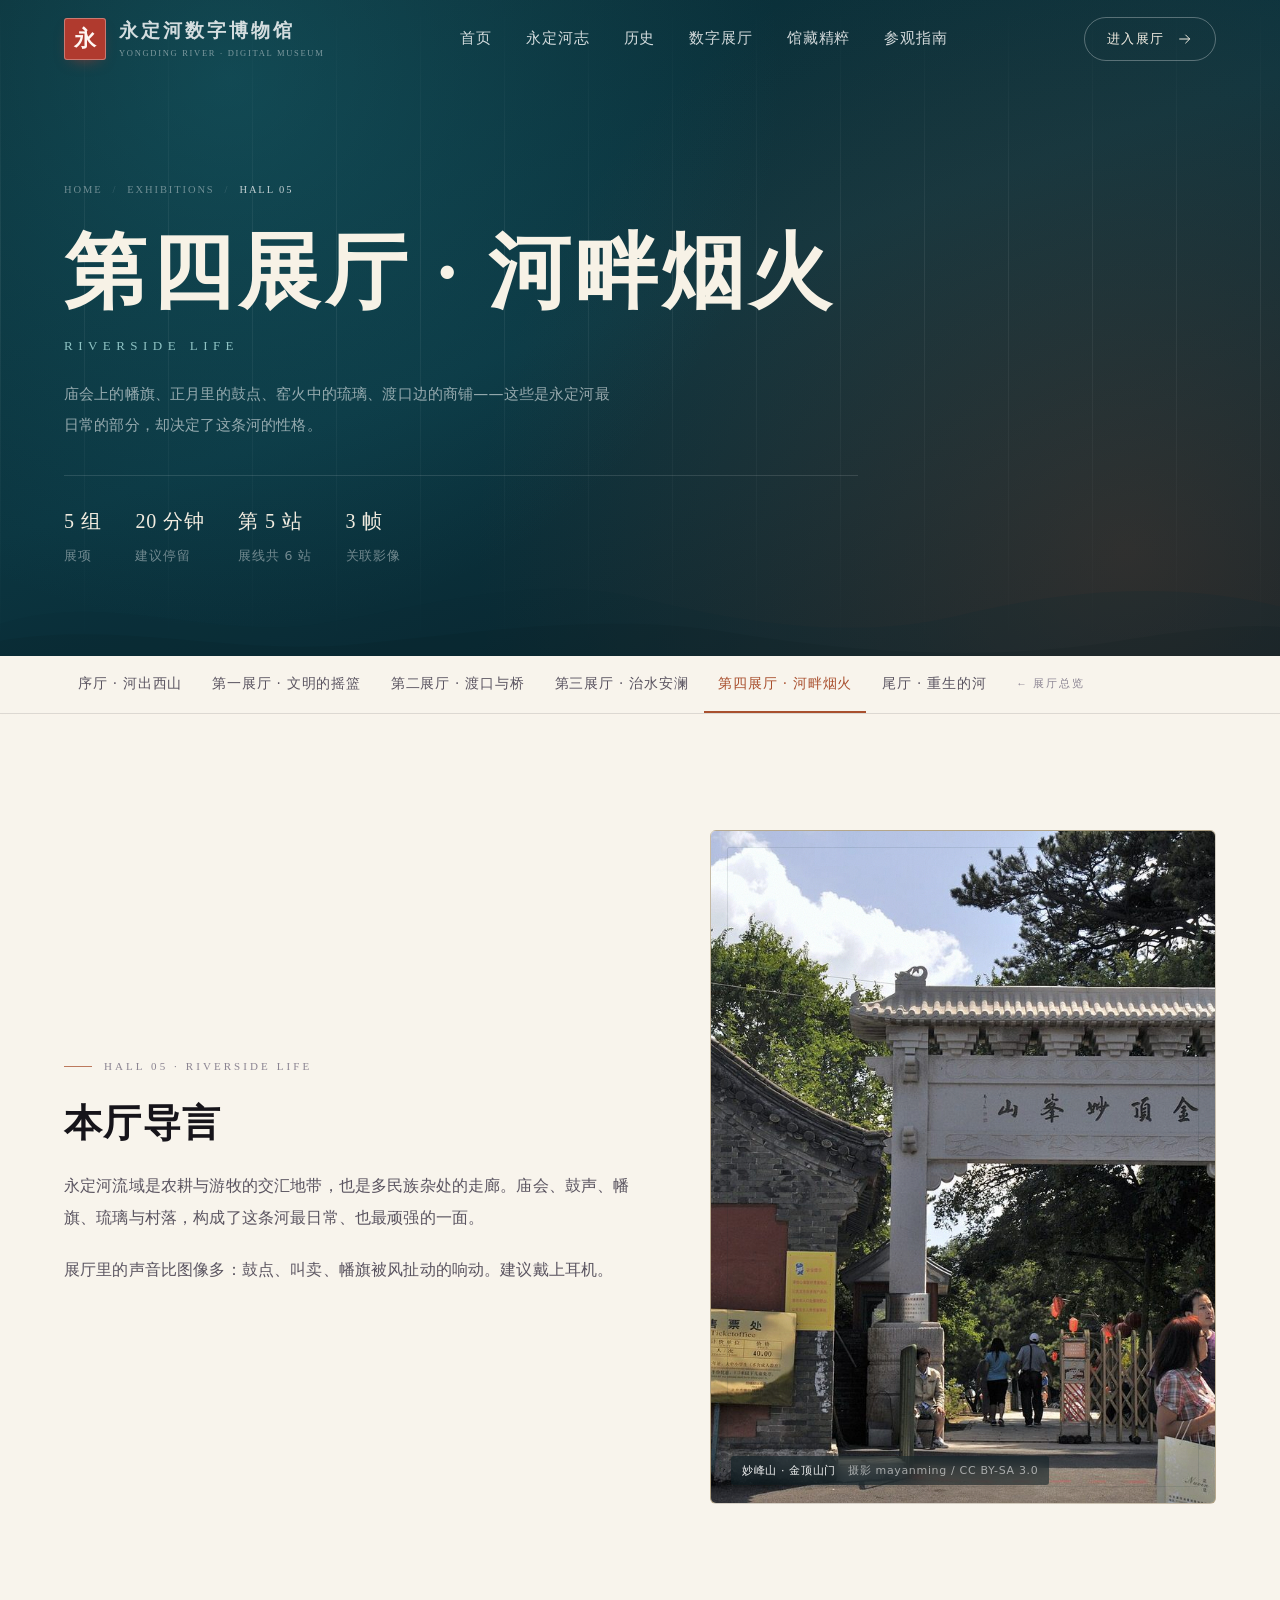
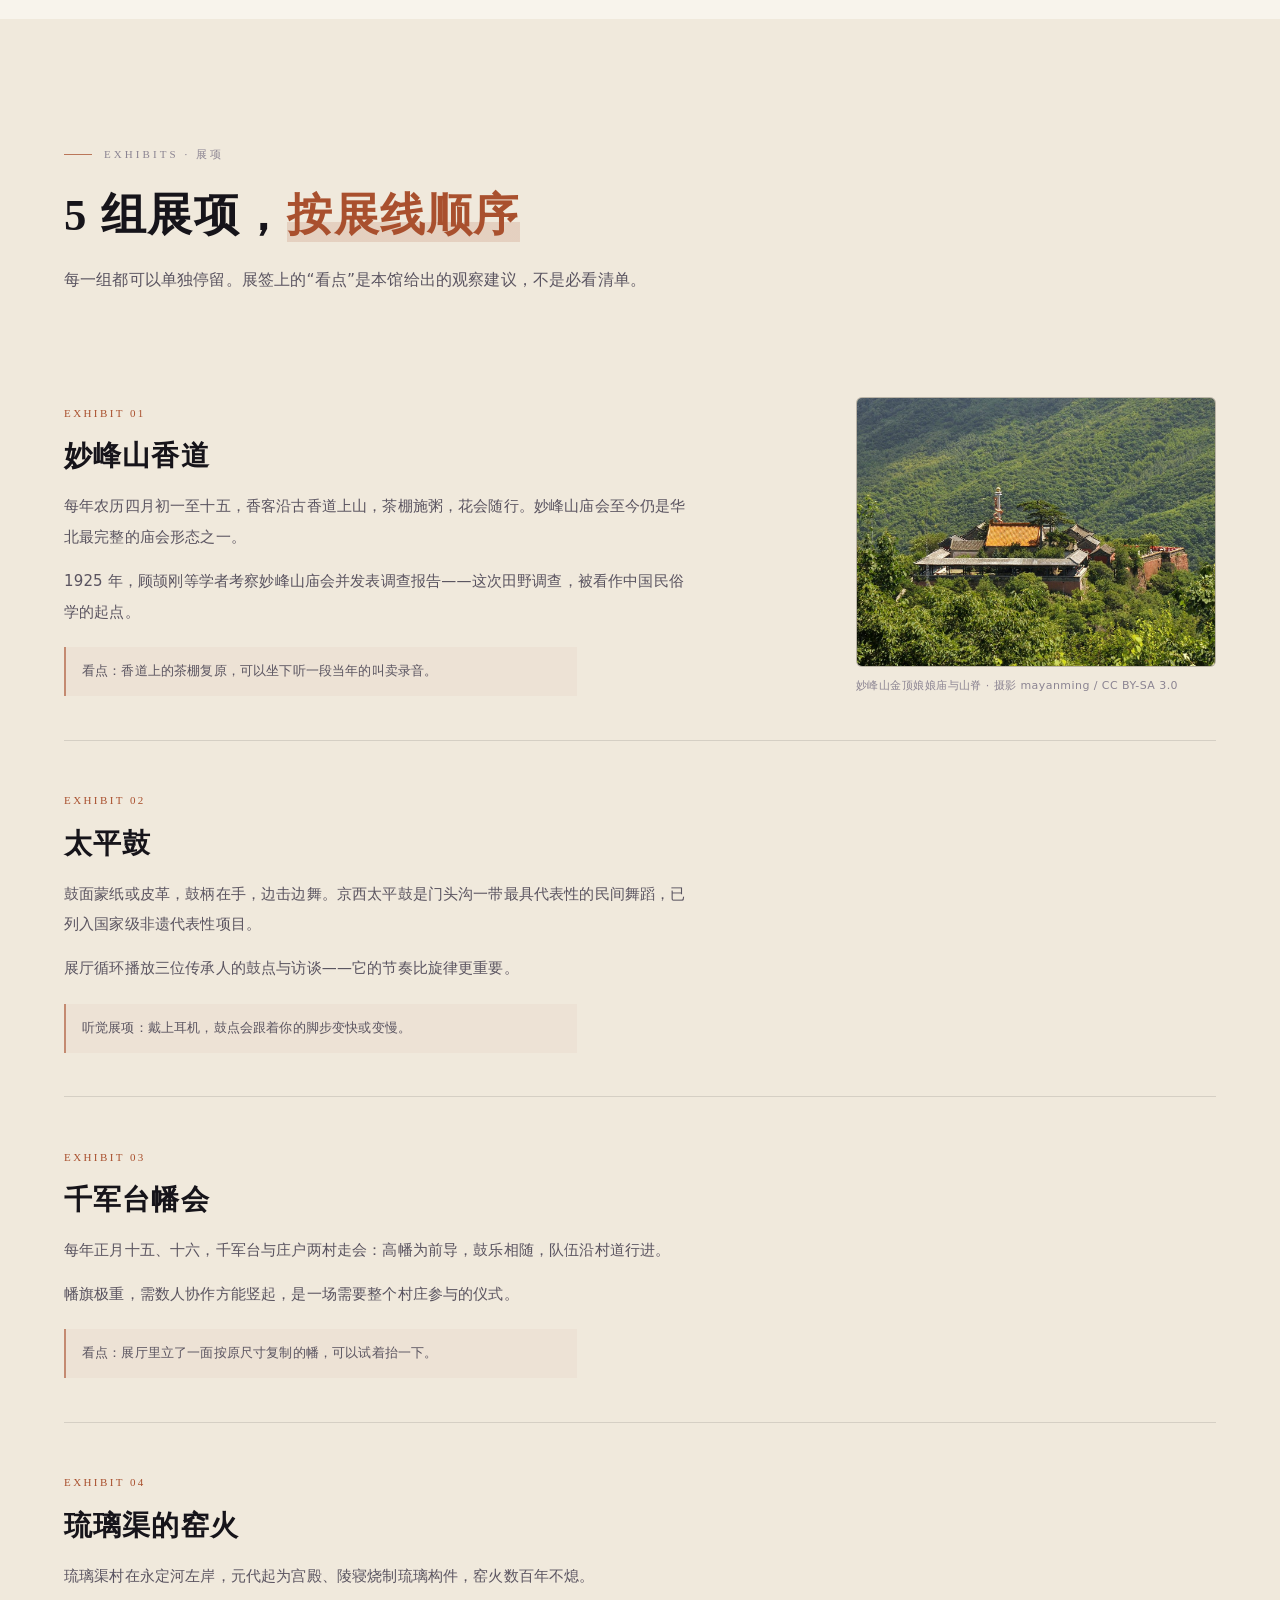
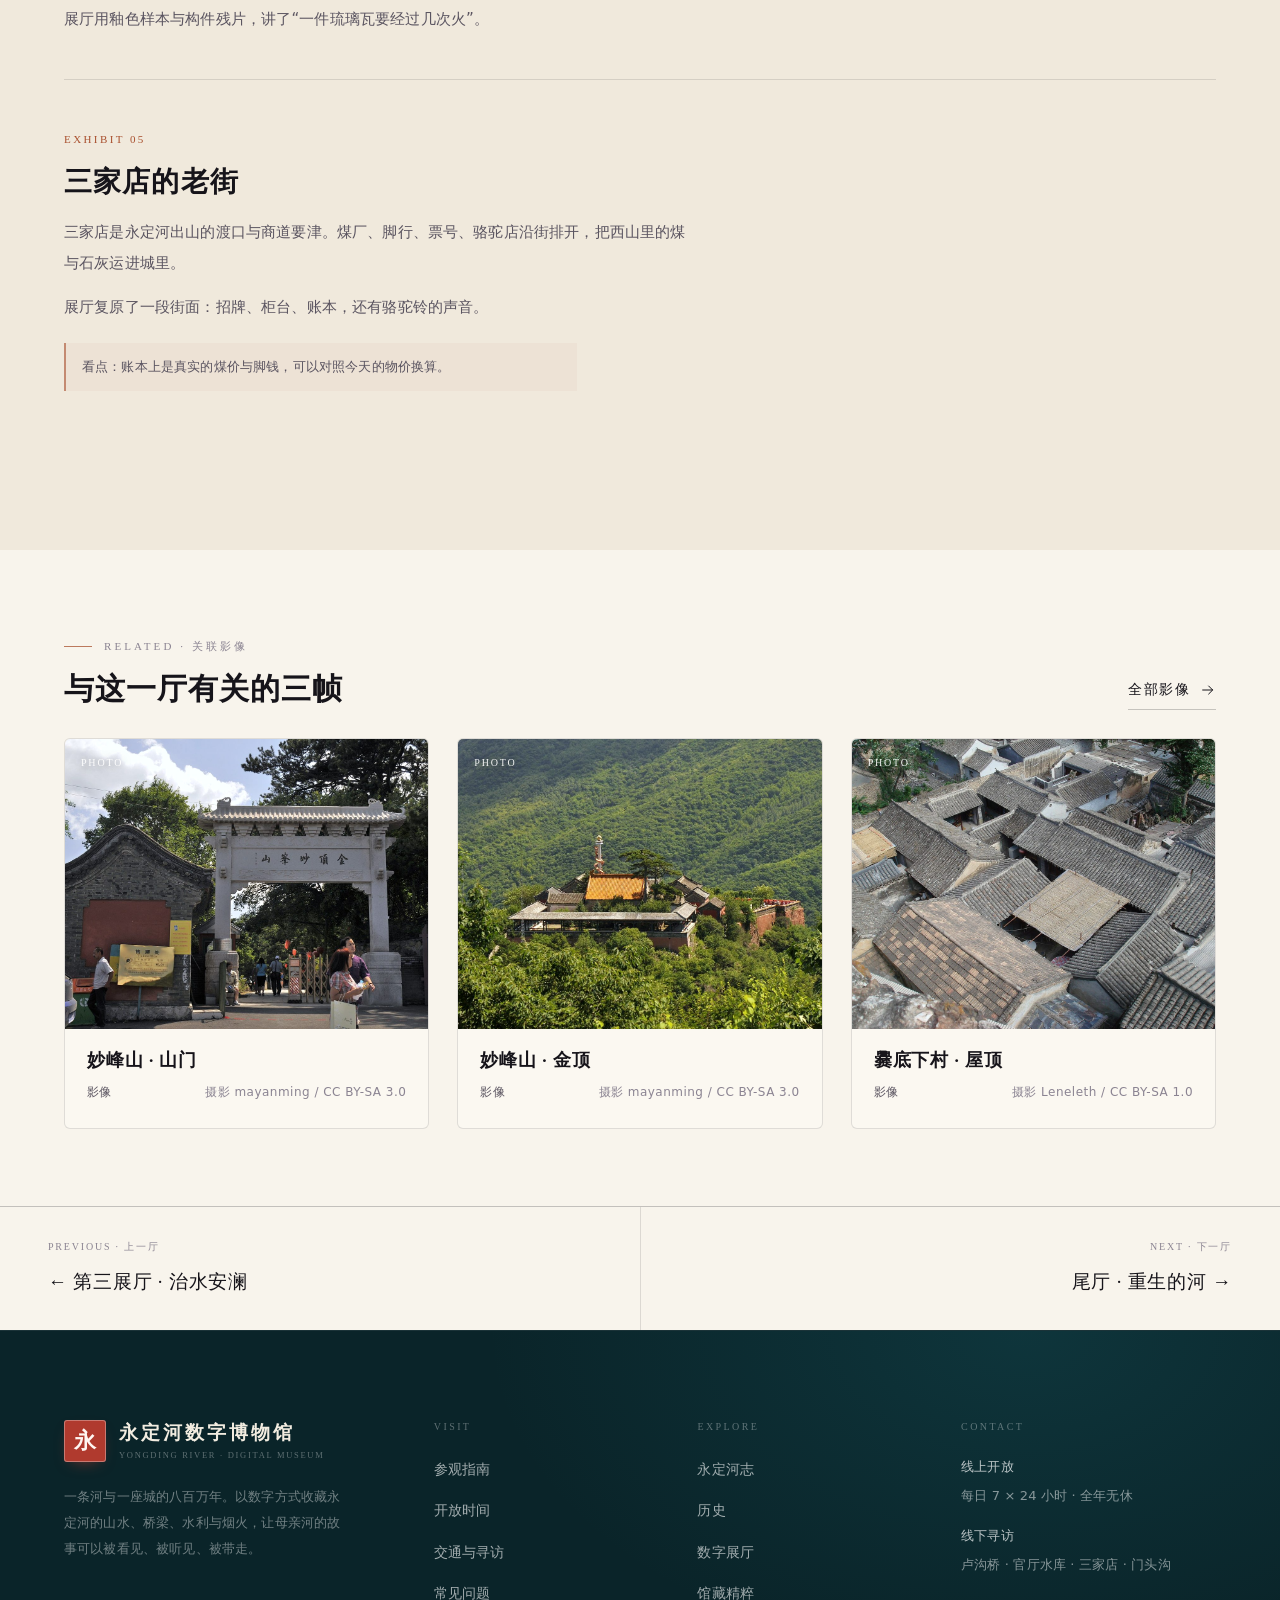
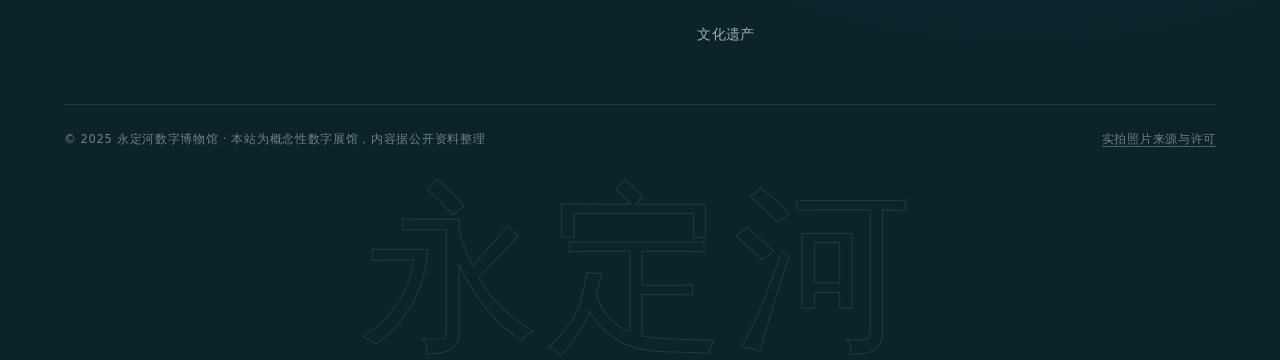
<file: 第四展厅.html>
<!DOCTYPE html>
<html lang="zh-CN" class="hall-page">
<head>
<meta charset="UTF-8">
<meta name="viewport" content="width=device-width, initial-scale=1">
<title>第四展厅 · 河畔烟火 | 数字展厅 — 永定河数字博物馆</title>
<meta name="description" content="庙会上的幡旗、正月里的鼓点、窑火中的琉璃、渡口边的商铺——这些是永定河最日常的部分，却决定了这条河的性格。">
<meta name="theme-color" content="#08262d">
<link rel="icon" href="data:image/svg+xml,%3Csvg xmlns='http://www.w3.org/2000/svg' viewBox='0 0 100 100'%3E%3Crect width='100' height='100' rx='12' fill='%23b03a2e'/%3E%3Ctext x='50' y='74' font-size='64' text-anchor='middle' fill='%23fff6f2' font-family='serif'%3E永%3C/text%3E%3C/svg%3E">
<link rel="stylesheet" href="系项目/css/全站美化.css">
<script>document.documentElement.classList.add('js');</script>
</head>
<body data-page="hall">
<div class="loader" id="loader" role="status" aria-live="polite" aria-label="正在加载">
  <div class="loader__inner">
    <span class="loader__seal" aria-hidden="true">永</span>
    <p class="loader__name">永定河数字博物馆</p>
    <p class="loader__en">Yongding River · Digital Museum</p>
    <div class="loader__bar"><i></i></div>
    <p class="loader__num"><b>0</b></p>
  </div>
</div>

<main id="main">

  <section class="page-hero">
    <div class="page-hero__bg" aria-hidden="true"></div>
    <div class="page-hero__pattern" aria-hidden="true"></div>
    <div class="page-hero__waves" aria-hidden="true">
      <svg viewBox="0 0 1440 140" preserveAspectRatio="none" style="height:120px;width:100%">
        <path d="M0 100c120-40 240 20 360 0s240-60 360-30 240 50 360 20 240-40 360-10v60H0z" fill="#0a2b33" opacity=".6"/>
        <path d="M0 120c140-24 260 18 400 4s280-38 420-14 300 34 440 10 180-16 180-16v36H0z" fill="#082026" opacity=".8"/>
      </svg>
    </div>

    <div class="container">
      <nav class="breadcrumb" aria-label="面包屑导航">
        <a href="首页.html">Home</a><i>/</i><a href="数字展厅.html">Exhibitions</a><i>/</i><span aria-current="page">Hall 05</span>
      </nav>
      <h1 class="page-hero__title">第四展厅 · 河畔烟火
        <small>Riverside Life</small>
      </h1>
      <p class="page-hero__desc">庙会上的幡旗、正月里的鼓点、窑火中的琉璃、渡口边的商铺——这些是永定河最日常的部分，却决定了这条河的性格。</p>
      <div class="page-hero__meta">
        <div><strong>5 组</strong>展项</div>
        <div><strong>20 分钟</strong>建议停留</div>
        <div><strong>第 5 站</strong>展线共 6 站</div>
        <div><strong>3 帧</strong>关联影像</div>
      </div>
    </div>
  </section>

  <nav class="hall-nav" aria-label="展厅导航">
    <ul>
        <li><a href="序厅.html">序厅 · 河出西山</a></li>
        <li><a href="第一展厅.html">第一展厅 · 文明的摇篮</a></li>
        <li><a href="第二展厅.html">第二展厅 · 渡口与桥</a></li>
        <li><a href="第三展厅.html">第三展厅 · 治水安澜</a></li>
        <li><a href="第四展厅.html" class="is-active">第四展厅 · 河畔烟火</a></li>
        <li><a href="尾厅.html">尾厅 · 重生的河</a></li>
        <li><a class="hall-nav__all" href="数字展厅.html">← 展厅总览</a></li>
    </ul>
  </nav>

  <section class="section" aria-labelledby="intro-title">
    <div class="container">
      <div class="split split--wide-left">
        <div data-reveal="left">
          <p class="eyebrow">Hall 05 · Riverside Life</p>
          <h2 class="sec-title" id="intro-title" style="font-size:clamp(25px,3vw,38px)">本厅导言</h2>
          <p class="sec-desc" style="margin-top:22px">永定河流域是农耕与游牧的交汇地带，也是多民族杂处的走廊。庙会、鼓声、幡旗、琉璃与村落，构成了这条河最日常、也最顽强的一面。</p>
          <p class="sec-desc">展厅里的声音比图像多：鼓点、叫卖、幡旗被风扯动的响动。建议戴上耳机。</p>
        </div>
        <figure class="art-frame art-frame--tall" data-reveal="right" style="margin:0">
          <img src="系项目/图/miaofeng-gate.jpg" alt="妙峰山金顶山门" loading="lazy">
          <figcaption class="art-frame__cap">妙峰山 · 金顶山门 <em>摄影 mayanming / CC BY-SA 3.0</em></figcaption>
        </figure>
      </div>
    </div>
  </section>

  <section class="section section--paper2" aria-labelledby="items-title">
    <div class="container">
      <div class="sec-head" data-reveal>
        <p class="eyebrow">Exhibits · 展项</p>
        <h2 class="sec-title" id="items-title">5 组展项，<em>按展线顺序</em></h2>
        <p class="sec-desc">每一组都可以单独停留。展签上的“看点”是本馆给出的观察建议，不是必看清单。</p>
      </div>

      <div class="detail-list">
        <article class="detail detail--fig" data-reveal>
          <div class="detail__body">
            <span class="detail__no">EXHIBIT 01</span>
            <h3 class="detail__title">妙峰山香道</h3>
            <div class="detail__text"><p>每年农历四月初一至十五，香客沿古香道上山，茶棚施粥，花会随行。妙峰山庙会至今仍是华北最完整的庙会形态之一。</p><p>1925 年，顾颉刚等学者考察妙峰山庙会并发表调查报告——这次田野调查，被看作中国民俗学的起点。</p><p class="detail__note">看点：香道上的茶棚复原，可以坐下听一段当年的叫卖录音。</p></div>
          </div>
          <figure class="detail__fig">
            <img src="系项目/图/miaofeng-view.jpg" alt="妙峰山金顶娘娘庙与山脊" loading="lazy">
            <figcaption>妙峰山金顶娘娘庙与山脊 · 摄影 mayanming / CC BY-SA 3.0</figcaption>
          </figure>
        </article>
        <article class="detail" data-reveal>
          <div class="detail__body">
            <span class="detail__no">EXHIBIT 02</span>
            <h3 class="detail__title">太平鼓</h3>
            <div class="detail__text"><p>鼓面蒙纸或皮革，鼓柄在手，边击边舞。京西太平鼓是门头沟一带最具代表性的民间舞蹈，已列入国家级非遗代表性项目。</p><p>展厅循环播放三位传承人的鼓点与访谈——它的节奏比旋律更重要。</p><p class="detail__note">听觉展项：戴上耳机，鼓点会跟着你的脚步变快或变慢。</p></div>
          </div>
        </article>
        <article class="detail" data-reveal>
          <div class="detail__body">
            <span class="detail__no">EXHIBIT 03</span>
            <h3 class="detail__title">千军台幡会</h3>
            <div class="detail__text"><p>每年正月十五、十六，千军台与庄户两村走会：高幡为前导，鼓乐相随，队伍沿村道行进。</p><p>幡旗极重，需数人协作方能竖起，是一场需要整个村庄参与的仪式。</p><p class="detail__note">看点：展厅里立了一面按原尺寸复制的幡，可以试着抬一下。</p></div>
          </div>
        </article>
        <article class="detail" data-reveal>
          <div class="detail__body">
            <span class="detail__no">EXHIBIT 04</span>
            <h3 class="detail__title">琉璃渠的窑火</h3>
            <div class="detail__text"><p>琉璃渠村在永定河左岸，元代起为宫殿、陵寝烧制琉璃构件，窑火数百年不熄。</p><p>展厅用釉色样本与构件残片，讲了“一件琉璃瓦要经过几次火”。</p></div>
          </div>
        </article>
        <article class="detail" data-reveal>
          <div class="detail__body">
            <span class="detail__no">EXHIBIT 05</span>
            <h3 class="detail__title">三家店的老街</h3>
            <div class="detail__text"><p>三家店是永定河出山的渡口与商道要津。煤厂、脚行、票号、骆驼店沿街排开，把西山里的煤与石灰运进城里。</p><p>展厅复原了一段街面：招牌、柜台、账本，还有骆驼铃的声音。</p><p class="detail__note">看点：账本上是真实的煤价与脚钱，可以对照今天的物价换算。</p></div>
          </div>
        </article>
      </div>
    </div>
  </section>

  <section class="section section--tight" aria-labelledby="rel-title">
    <div class="container">
      <div style="display:flex;align-items:flex-end;justify-content:space-between;gap:18px;flex-wrap:wrap;margin-bottom:28px" data-reveal>
        <div>
          <p class="eyebrow">Related · 关联影像</p>
          <h2 class="sec-title" id="rel-title" style="font-size:clamp(22px,2.4vw,30px);margin-top:12px">与这一厅有关的三帧</h2>
        </div>
        <a class="tlink" href="馆藏精粹.html">全部影像
          <svg width="16" height="16" viewBox="0 0 24 24" aria-hidden="true"><use href="#i-arrow"/></svg>
        </a>
      </div>
      <div class="grid grid--3">
        <a class="piece" href="馆藏精粹.html" data-reveal>
          <div class="piece__art">
            <span class="piece__cat">Photo</span>
            <img src="系项目/图/miaofeng-gate.jpg" alt="妙峰山 · 山门" loading="lazy">
          </div>
          <div class="piece__body">
            <h3 class="piece__title">妙峰山 · 山门</h3>
            <p class="piece__meta"><b>影像</b><span>摄影 mayanming / CC BY-SA 3.0</span></p>
          </div>
        </a>
        <a class="piece" href="馆藏精粹.html" data-reveal>
          <div class="piece__art">
            <span class="piece__cat">Photo</span>
            <img src="系项目/图/miaofeng-view.jpg" alt="妙峰山 · 金顶" loading="lazy">
          </div>
          <div class="piece__body">
            <h3 class="piece__title">妙峰山 · 金顶</h3>
            <p class="piece__meta"><b>影像</b><span>摄影 mayanming / CC BY-SA 3.0</span></p>
          </div>
        </a>
        <a class="piece" href="馆藏精粹.html" data-reveal>
          <div class="piece__art">
            <span class="piece__cat">Photo</span>
            <img src="系项目/图/cuandixia-02.jpg" alt="爨底下村 · 屋顶" loading="lazy">
          </div>
          <div class="piece__body">
            <h3 class="piece__title">爨底下村 · 屋顶</h3>
            <p class="piece__meta"><b>影像</b><span>摄影 Leneleth / CC BY-SA 1.0</span></p>
          </div>
        </a>
      </div>
    </div>
  </section>

  <nav class="hall-pager" aria-label="上一厅与下一厅">
    <a href="第三展厅.html"><small>Previous · 上一厅</small><strong>← 第三展厅 · 治水安澜</strong></a>
    <a href="尾厅.html"><small>Next · 下一厅</small><strong>尾厅 · 重生的河 →</strong></a>
  </nav>

</main>

<script src="系项目/Java/布局设计.js"></script>
</body>
</html>
</file>
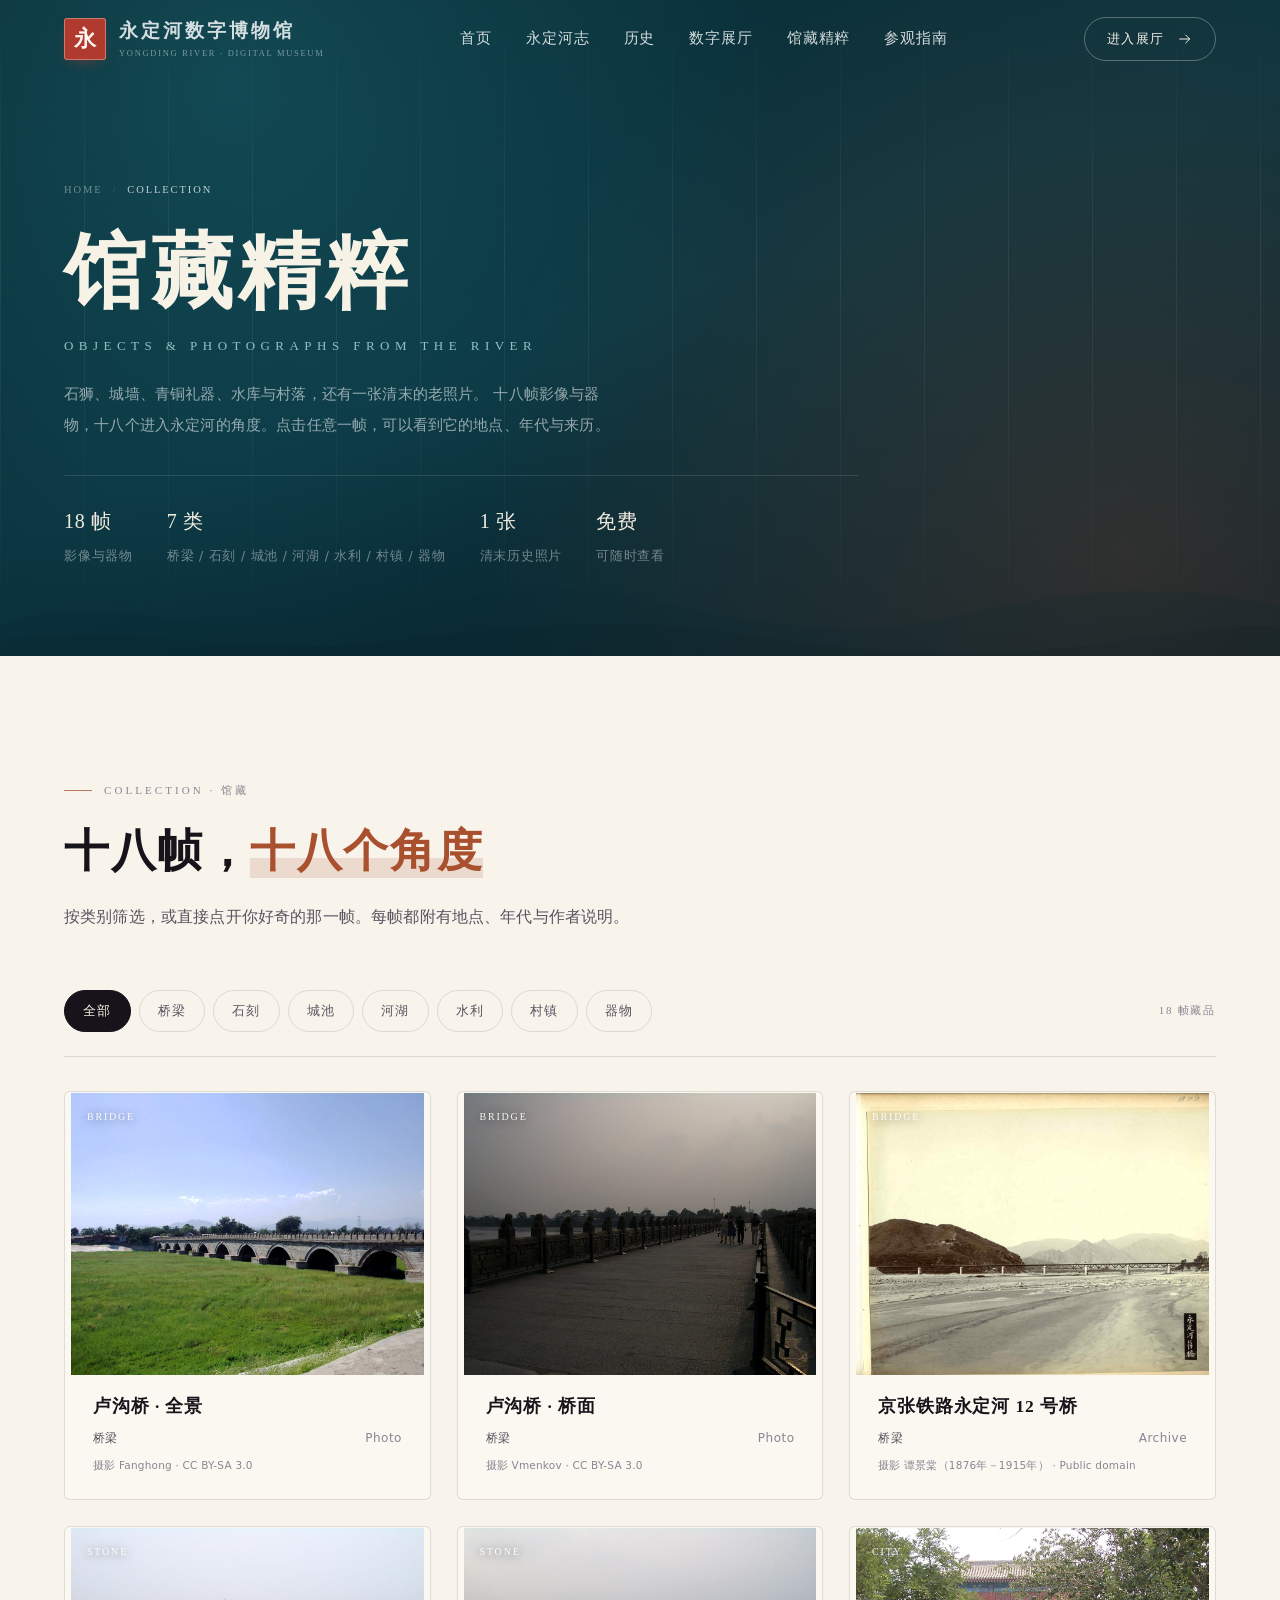
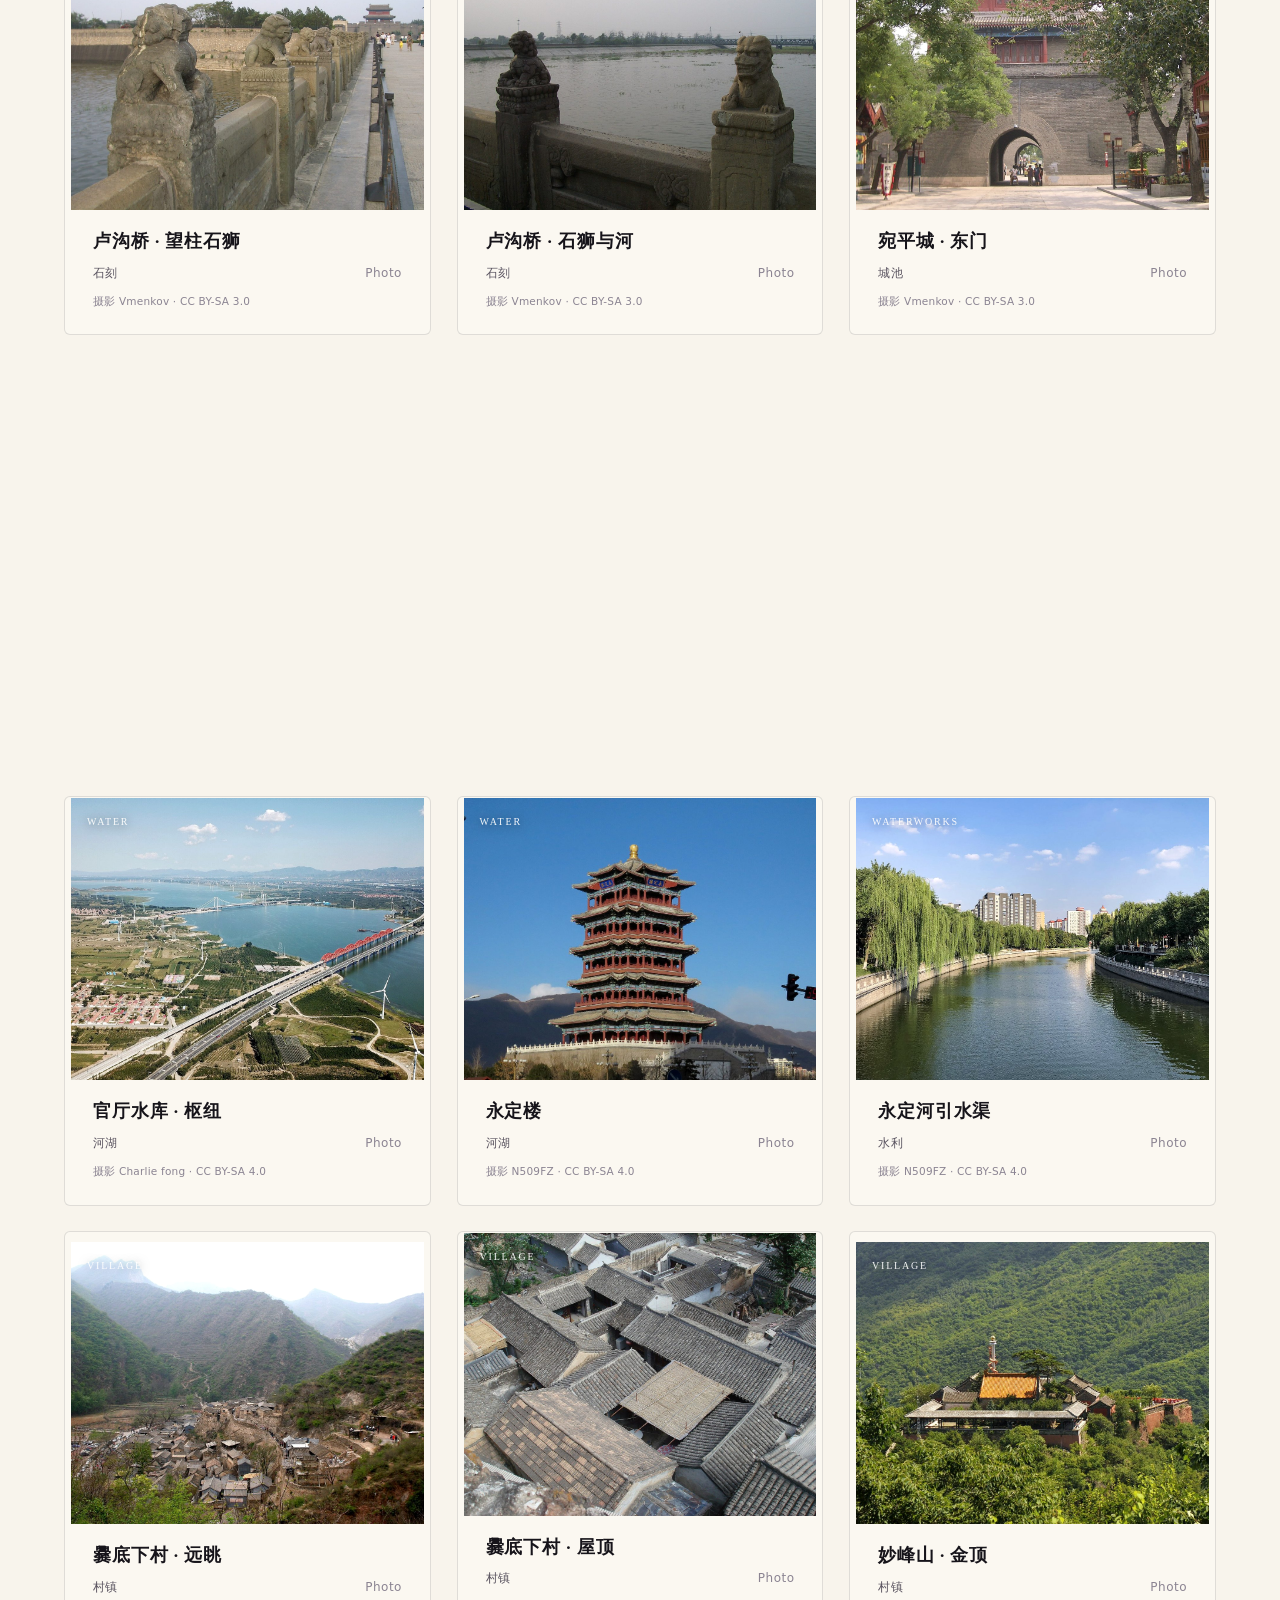
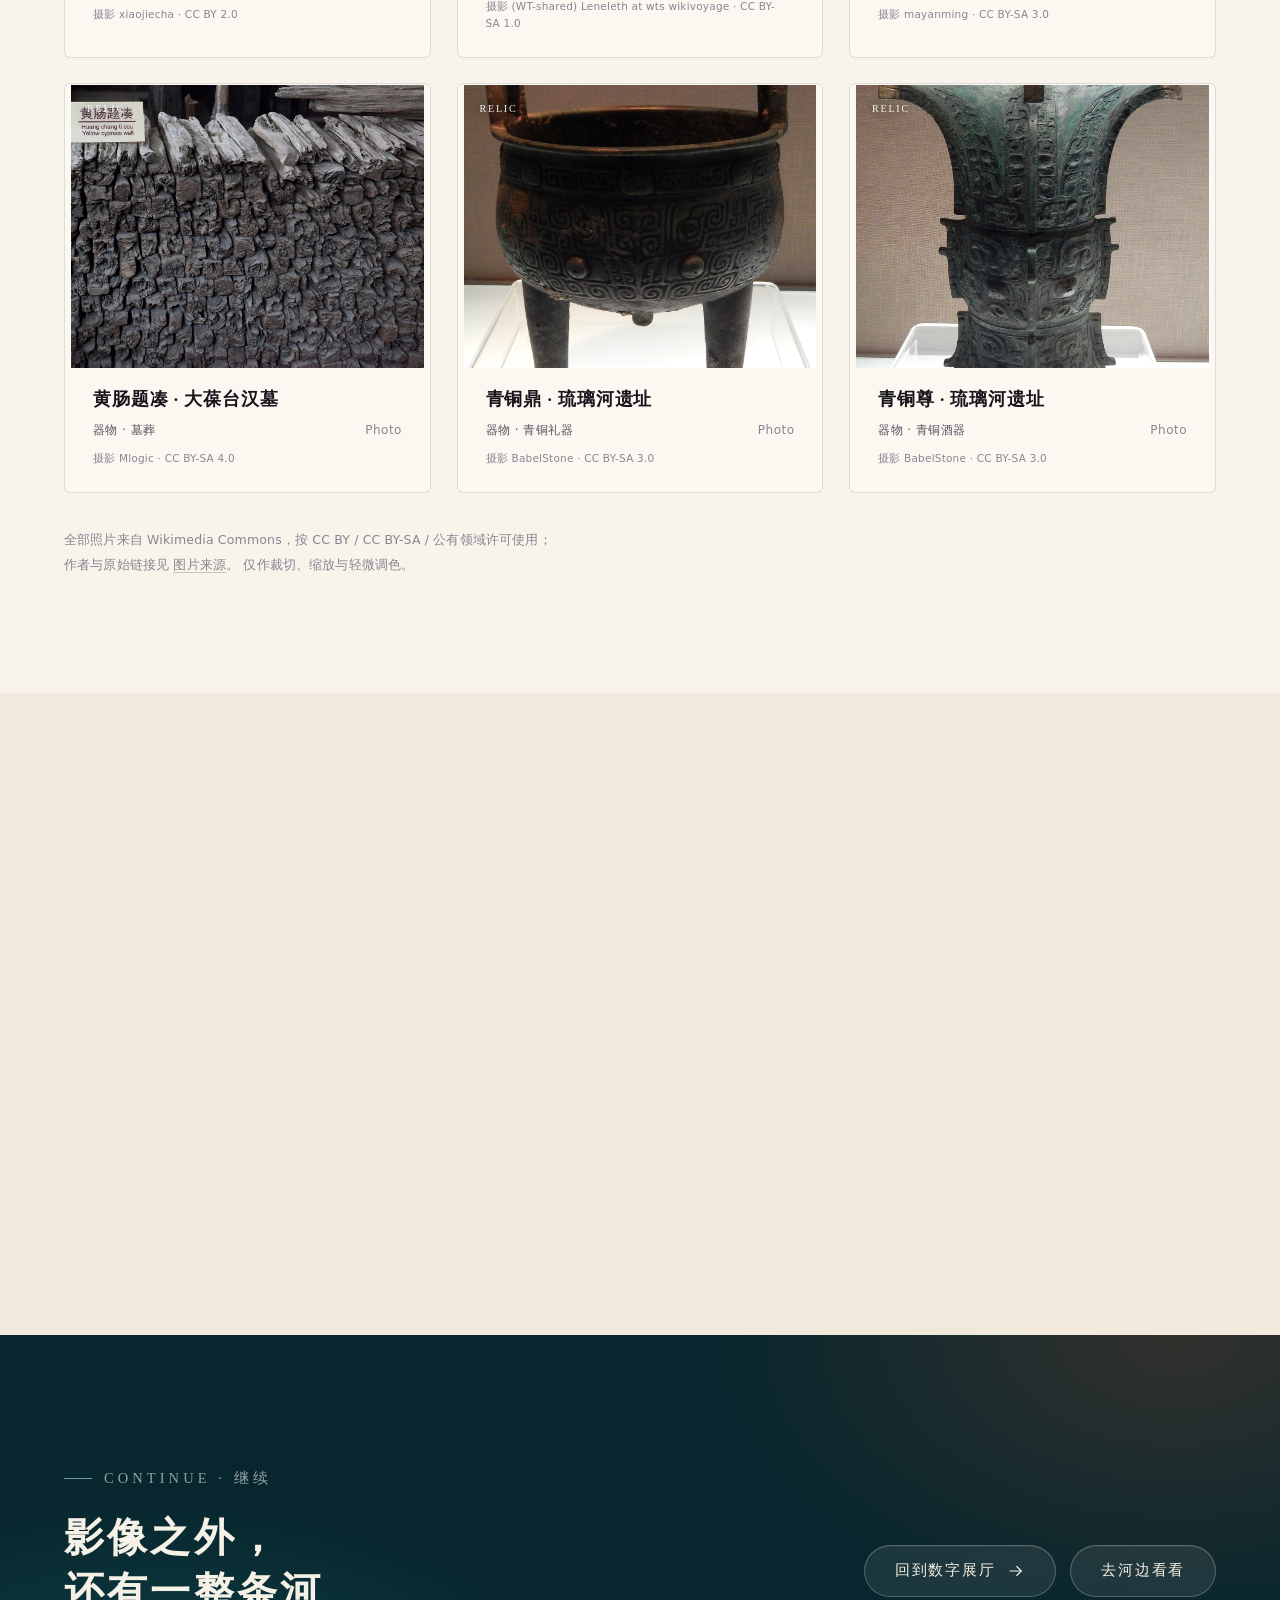
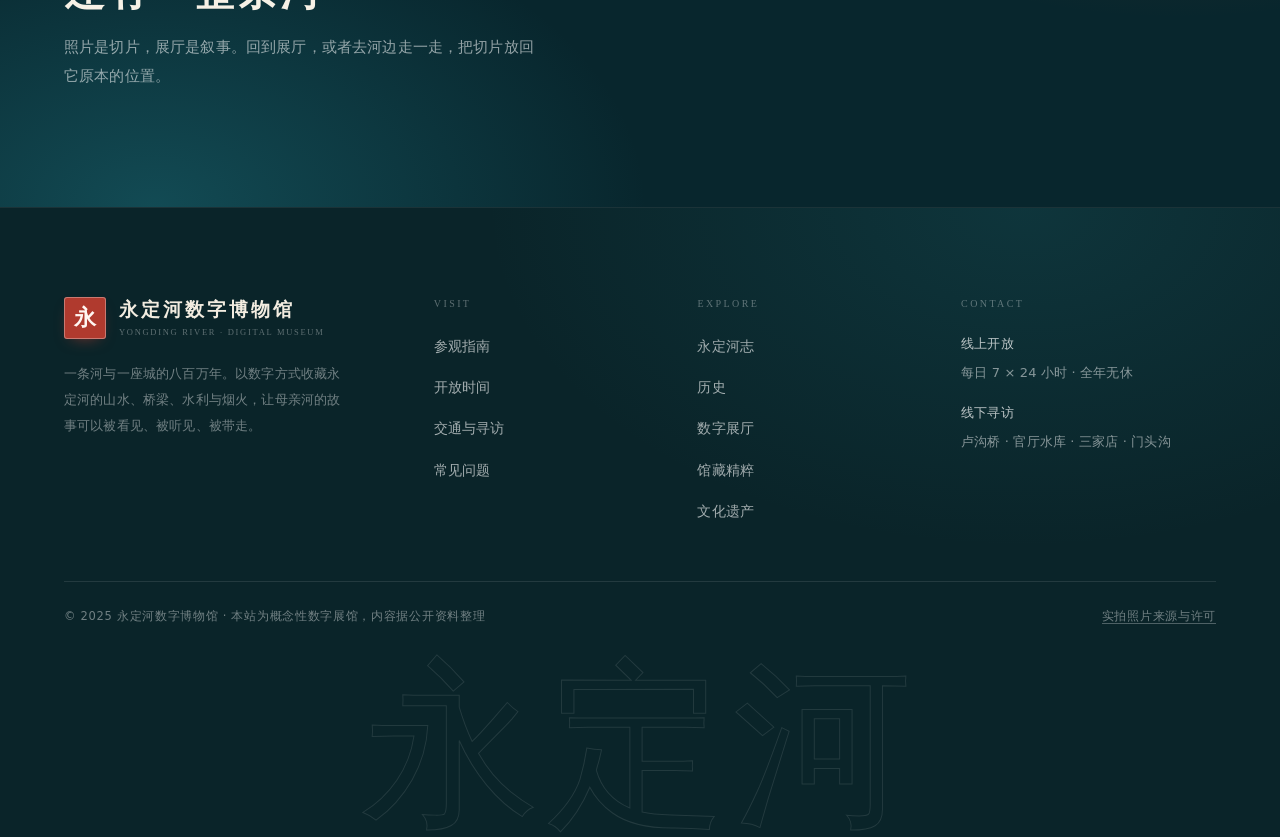
<file: 馆藏精粹.html>
<!DOCTYPE html>
<html lang="zh-CN">
<head>
<meta charset="UTF-8">
<meta name="viewport" content="width=device-width, initial-scale=1">
<title>馆藏精粹 | 从河里捞起的记忆 — 永定河数字博物馆</title>
<meta name="description" content="永定河数字博物馆影像馆藏：卢沟桥与石狮、宛平城、官厅水库、永定楼、引水渠、爨底下村、妙峰山与一张清末铁路桥老照片。十八帧影像与器物，可筛选、可点开细读。">
<meta name="theme-color" content="#08262d">
<link rel="icon" href="data:image/svg+xml,%3Csvg xmlns='http://www.w3.org/2000/svg' viewBox='0 0 100 100'%3E%3Crect width='100' height='100' rx='12' fill='%23b03a2e'/%3E%3Ctext x='50' y='74' font-size='64' text-anchor='middle' fill='%23fff6f2' font-family='serif'%3E永%3C/text%3E%3C/svg%3E">
<link rel="stylesheet" href="系项目/css/全站美化.css">
<script>document.documentElement.classList.add('js');</script>
</head>
<body data-page="collection">
<div class="loader" id="loader" role="status" aria-live="polite" aria-label="正在加载">
  <div class="loader__inner">
    <span class="loader__seal" aria-hidden="true">永</span>
    <p class="loader__name">永定河数字博物馆</p>
    <p class="loader__en">Yongding River · Digital Museum</p>
    <div class="loader__bar"><i></i></div>
    <p class="loader__num"><b>0</b></p>
  </div>
</div>

<main id="main">

  <section class="page-hero">
    <div class="page-hero__bg" aria-hidden="true"></div>
    <div class="page-hero__pattern" aria-hidden="true"></div>
    <div class="page-hero__waves" aria-hidden="true">
      <svg viewBox="0 0 1440 140" preserveAspectRatio="none" style="height:120px;width:100%">
        <path d="M0 100c120-40 240 20 360 0s240-60 360-30 240 50 360 20 240-40 360-10v60H0z" fill="#0a2b33" opacity=".6"/>
        <path d="M0 120c140-24 260 18 400 4s280-38 420-14 300 34 440 10 180-16 180-16v36H0z" fill="#082026" opacity=".8"/>
      </svg>
    </div>

    <div class="container">
      <nav class="breadcrumb" aria-label="面包屑导航">
        <a href="首页.html">Home</a><i>/</i><span aria-current="page">Collection</span>
      </nav>
      <h1 class="page-hero__title">馆藏精粹
        <small>Objects &amp; Photographs from the River</small>
      </h1>
      <p class="page-hero__desc">
        石狮、城墙、青铜礼器、水库与村落，还有一张清末的老照片。
        十八帧影像与器物，十八个进入永定河的角度。点击任意一帧，可以看到它的地点、年代与来历。
      </p>
      <div class="page-hero__meta">
        <div><strong>18 帧</strong>影像与器物</div>
        <div><strong>7 类</strong>桥梁 / 石刻 / 城池 / 河湖 / 水利 / 村镇 / 器物</div>
        <div><strong>1 张</strong>清末历史照片</div>
        <div><strong>免费</strong>可随时查看</div>
      </div>
    </div>
  </section>

  <section class="section" id="grid" aria-labelledby="grid-title">
    <div class="container">
      <div class="sec-head" data-reveal>
        <p class="eyebrow">Collection · 馆藏</p>
        <h2 class="sec-title" id="grid-title">十八帧，<em>十八个角度</em></h2>
        <p class="sec-desc">按类别筛选，或直接点开你好奇的那一帧。每帧都附有地点、年代与作者说明。</p>
      </div>

      <div class="collection-bar" data-reveal="fade">
        <div class="filters" role="group" aria-label="按类别筛选">
          <button class="filter is-active" type="button" data-filter="all" aria-pressed="true">全部</button>
          <button class="filter" type="button" data-filter="bridge" aria-pressed="false">桥梁</button>
          <button class="filter" type="button" data-filter="stone" aria-pressed="false">石刻</button>
          <button class="filter" type="button" data-filter="city" aria-pressed="false">城池</button>
          <button class="filter" type="button" data-filter="water" aria-pressed="false">河湖</button>
          <button class="filter" type="button" data-filter="waterworks" aria-pressed="false">水利</button>
          <button class="filter" type="button" data-filter="village" aria-pressed="false">村镇</button>
          <button class="filter" type="button" data-filter="relic" aria-pressed="false">器物</button>
        </div>
        <p class="collection-count"><span data-count-visible>18</span> 帧藏品</p>
      </div>

      <div class="collection-grid">
        <button class="piece" type="button" data-reveal
          data-title="卢沟桥 · 全景" data-sub="金代始建 · 北京市丰台区"
          data-cat-label="桥梁" data-cat="bridge"
          data-img="系项目/图/lugou-01.jpg" data-alt="卢沟桥全景，可见十一孔连拱与河滩"
          data-credit="摄影 Fanghong · CC BY-SA 3.0" data-link="https://commons.wikimedia.org/wiki/File:Lugouqiao2.jpg"
          data-tag="Photo"
          data-text="金大定二十九年（1189）始建、明昌三年（1192）建成的卢沟桥，全长 266.5 米、十一孔，是华北最长的古代石桥。照片从西侧河滩取景，可以完整看到桥身与连拱的轮廓。"
          data-facts="位置:北京市丰台区;年代:金代始建，历代重修;结构:十一孔石拱桥，长 266.5 米;保护级别:全国重点文物保护单位">
          <div class="piece__art">
            <span class="piece__cat">Bridge</span>
            <img src="系项目/图/lugou-01.jpg" alt="卢沟桥全景，可见十一孔连拱与河滩" loading="lazy">
            <span class="piece__zoom" aria-hidden="true"><svg width="14" height="14" viewBox="0 0 24 24"><use href="#i-expand"/></svg></span>
          </div>
          <div class="piece__body">
            <h3 class="piece__title">卢沟桥 · 全景</h3>
            <p class="piece__meta"><b>桥梁</b><span>Photo</span></p>
            <p class="piece__credit">摄影 Fanghong · CC BY-SA 3.0</p>
          </div>
        </button>
        <button class="piece" type="button" data-reveal
          data-title="卢沟桥 · 桥面" data-sub="桥面、印心石与石栏"
          data-cat-label="桥梁" data-cat="bridge"
          data-img="系项目/图/lugou-02.jpg" data-alt="卢沟桥桥面与两侧石栏"
          data-credit="摄影 Vmenkov · CC BY-SA 3.0" data-link="https://commons.wikimedia.org/wiki/File:Lugou-Bridge-3589.jpg"
          data-tag="Photo"
          data-text="桥面中央的印心石与两侧被车轮磨出的凹痕，是八百多年通行留下的痕迹。1986 年全面修缮时拆除了后来加宽的步道、清除沥青，恢复了古桥原貌。"
          data-facts="桥长:266.5 米;桥宽:7.5 米，最宽处 9.5 米;望柱:两侧各 140 根;修缮:1986 年全面修复">
          <div class="piece__art">
            <span class="piece__cat">Bridge</span>
            <img src="系项目/图/lugou-02.jpg" alt="卢沟桥桥面与两侧石栏" loading="lazy">
            <span class="piece__zoom" aria-hidden="true"><svg width="14" height="14" viewBox="0 0 24 24"><use href="#i-expand"/></svg></span>
          </div>
          <div class="piece__body">
            <h3 class="piece__title">卢沟桥 · 桥面</h3>
            <p class="piece__meta"><b>桥梁</b><span>Photo</span></p>
            <p class="piece__credit">摄影 Vmenkov · CC BY-SA 3.0</p>
          </div>
        </button>
        <button class="piece" type="button" data-reveal
          data-title="京张铁路永定河 12 号桥" data-sub="清末 · 公有领域影像"
          data-cat-label="桥梁" data-cat="bridge"
          data-img="系项目/图/historic-bridge.jpg" data-alt="清末京张铁路跨越永定河的桥梁老照片"
          data-credit="摄影 谭景棠（1876年－1915年） · Public domain" data-link="https://commons.wikimedia.org/wiki/File:%E4%BA%AC%E5%BC%A0%E9%93%81%E8%B7%AF%C2%B7%E6%B0%B8%E5%AE%9A%E6%B2%B312%E5%8F%B7%E6%A1%A5_01.jpg"
          data-tag="Archive"
          data-text="京张铁路跨越永定河的桥涵之一，摄于清末。这条由詹天佑主持修建的铁路于 1909 年通车，是中国人自主设计建造的第一条干线铁路；它与永定河的交汇，被早期摄影师记录了下来。"
          data-facts="年代:清末，约 1909 年前后;摄影:谭景棠（1876—1915）;许可:公有领域;关联:京张铁路">
          <div class="piece__art">
            <span class="piece__cat">Bridge</span>
            <img src="系项目/图/historic-bridge.jpg" alt="清末京张铁路跨越永定河的桥梁老照片" loading="lazy">
            <span class="piece__zoom" aria-hidden="true"><svg width="14" height="14" viewBox="0 0 24 24"><use href="#i-expand"/></svg></span>
          </div>
          <div class="piece__body">
            <h3 class="piece__title">京张铁路永定河 12 号桥</h3>
            <p class="piece__meta"><b>桥梁</b><span>Archive</span></p>
            <p class="piece__credit">摄影 谭景棠（1876年－1915年） · Public domain</p>
          </div>
        </button>
        <button class="piece" type="button" data-reveal
          data-title="卢沟桥 · 望柱石狮" data-sub="金—清 · 汉白玉"
          data-cat-label="石刻" data-cat="stone"
          data-img="系项目/图/lion-04.jpg" data-alt="卢沟桥望柱上的石狮近景"
          data-credit="摄影 Vmenkov · CC BY-SA 3.0" data-link="https://commons.wikimedia.org/wiki/File:Lugou-Bridge-lions-3599.jpg"
          data-tag="Photo"
          data-text="两侧望柱各 140 根，柱头雕石狮。据记载原有石狮六百余尊，现存 501 尊，多为明清之物，少量留有金元遗风。照片里的石狮与远处桥身、城楼连成一条视线。"
          data-facts="数量:现存 501 尊;材质:汉白玉;位置:桥身两侧望柱;细节:桥墩迎水面砌分水尖">
          <div class="piece__art">
            <span class="piece__cat">Stone</span>
            <img src="系项目/图/lion-04.jpg" alt="卢沟桥望柱上的石狮近景" loading="lazy">
            <span class="piece__zoom" aria-hidden="true"><svg width="14" height="14" viewBox="0 0 24 24"><use href="#i-expand"/></svg></span>
          </div>
          <div class="piece__body">
            <h3 class="piece__title">卢沟桥 · 望柱石狮</h3>
            <p class="piece__meta"><b>石刻</b><span>Photo</span></p>
            <p class="piece__credit">摄影 Vmenkov · CC BY-SA 3.0</p>
          </div>
        </button>
        <button class="piece" type="button" data-reveal
          data-title="卢沟桥 · 石狮与河" data-sub="望柱与河道"
          data-cat-label="石刻" data-cat="stone"
          data-img="系项目/图/lion-01.jpg" data-alt="石狮与桥栏，背景是永定河河道"
          data-credit="摄影 Vmenkov · CC BY-SA 3.0" data-link="https://commons.wikimedia.org/wiki/File:Lugou-Bridge-lions-3592.jpg"
          data-tag="Photo"
          data-text="从桥栏望出去，是永定河的河滩与远处的西山。枯水季节河面收窄，石狮与河道的关系一目了然——这也是“卢沟晓月”得以成立的视野。"
          data-facts="视角:桥栏外侧;背景:永定河河道;关联:燕京八景“卢沟晓月”;拍摄地:卢沟桥">
          <div class="piece__art">
            <span class="piece__cat">Stone</span>
            <img src="系项目/图/lion-01.jpg" alt="石狮与桥栏，背景是永定河河道" loading="lazy">
            <span class="piece__zoom" aria-hidden="true"><svg width="14" height="14" viewBox="0 0 24 24"><use href="#i-expand"/></svg></span>
          </div>
          <div class="piece__body">
            <h3 class="piece__title">卢沟桥 · 石狮与河</h3>
            <p class="piece__meta"><b>石刻</b><span>Photo</span></p>
            <p class="piece__credit">摄影 Vmenkov · CC BY-SA 3.0</p>
          </div>
        </button>
        <button class="piece" type="button" data-reveal
          data-title="宛平城 · 东门" data-sub="明崇祯年间始建"
          data-cat-label="城池" data-cat="city"
          data-img="系项目/图/wanping-gate.jpg" data-alt="宛平城东门与城墙"
          data-credit="摄影 Vmenkov · CC BY-SA 3.0" data-link="https://commons.wikimedia.org/wiki/File:Wanping-Castle-east-gate-3522.jpg"
          data-tag="Photo"
          data-text="宛平城建于明崇祯年间，是拱卫京城的军事堡垒，东西两门、城内有十字街。1937 年 7 月 7 日，日军进攻宛平城，守军在此抵抗；城墙上至今留有弹痕。"
          data-facts="位置:北京市丰台区;始建:明崇祯十一年（1638）;形制:东西约 640 米，南北约 320 米;事件:1937 年七七事变">
          <div class="piece__art">
            <span class="piece__cat">City</span>
            <img src="系项目/图/wanping-gate.jpg" alt="宛平城东门与城墙" loading="lazy">
            <span class="piece__zoom" aria-hidden="true"><svg width="14" height="14" viewBox="0 0 24 24"><use href="#i-expand"/></svg></span>
          </div>
          <div class="piece__body">
            <h3 class="piece__title">宛平城 · 东门</h3>
            <p class="piece__meta"><b>城池</b><span>Photo</span></p>
            <p class="piece__credit">摄影 Vmenkov · CC BY-SA 3.0</p>
          </div>
        </button>
        <button class="piece" type="button" data-reveal
          data-title="宛平城 · 街巷" data-sub="城内主街"
          data-cat-label="城池" data-cat="city"
          data-img="系项目/图/wanping-street.jpg" data-alt="宛平城内主街与沿街铺面"
          data-credit="摄影 Vmenkov · CC BY-SA 3.0" data-link="https://commons.wikimedia.org/wiki/File:Wanping-main-street-3523.jpg"
          data-tag="Photo"
          data-text="城内主街东西走向，两侧是铺面与民居。今天这里既是居民生活的街巷，也是通往卢沟桥与抗战纪念馆的必经之路。"
          data-facts="走向:东西向主街;长度:约 640 米;现状:居住与展陈混合;关联:卢沟桥景区">
          <div class="piece__art">
            <span class="piece__cat">City</span>
            <img src="系项目/图/wanping-street.jpg" alt="宛平城内主街与沿街铺面" loading="lazy">
            <span class="piece__zoom" aria-hidden="true"><svg width="14" height="14" viewBox="0 0 24 24"><use href="#i-expand"/></svg></span>
          </div>
          <div class="piece__body">
            <h3 class="piece__title">宛平城 · 街巷</h3>
            <p class="piece__meta"><b>城池</b><span>Photo</span></p>
            <p class="piece__credit">摄影 Vmenkov · CC BY-SA 3.0</p>
          </div>
        </button>
        <button class="piece" type="button" data-reveal
          data-title="永定河 · 园博湖" data-sub="城市段水面"
          data-cat-label="河湖" data-cat="water"
          data-img="系项目/图/yuanbo.jpg" data-alt="永定河园博湖水面与岸线"
          data-credit="摄影 そらみみ (Soramimi) · CC BY-SA 4.0" data-link="https://commons.wikimedia.org/wiki/File:Yongdinghe_River_%28Yuanbohu_Lake%29_from_train_bounding_for_Beijing_West_Station.JPG"
          data-tag="Photo"
          data-text="园博湖是“五湖一线”中最下游的一片水面，由再生水与雨洪补给。2010 年代的水生态治理，让这一段断流多年的河道重新有了开阔的水面。"
          data-facts="位置:丰台区园博园;水源:再生水与雨洪;工程:五湖一线一湿地;恢复水面:全线约 400 公顷">
          <div class="piece__art">
            <span class="piece__cat">Water</span>
            <img src="系项目/图/yuanbo.jpg" alt="永定河园博湖水面与岸线" loading="lazy">
            <span class="piece__zoom" aria-hidden="true"><svg width="14" height="14" viewBox="0 0 24 24"><use href="#i-expand"/></svg></span>
          </div>
          <div class="piece__body">
            <h3 class="piece__title">永定河 · 园博湖</h3>
            <p class="piece__meta"><b>河湖</b><span>Photo</span></p>
            <p class="piece__credit">摄影 そらみみ (Soramimi) · CC BY-SA 4.0</p>
          </div>
        </button>
        <button class="piece" type="button" data-reveal
          data-title="官厅水库 · 全景" data-sub="河北怀来 · 永定河上游"
          data-cat-label="河湖" data-cat="water"
          data-img="系项目/图/guanting-pano.jpg" data-alt="官厅水库开阔的水面与远山"
          data-credit="摄影 宋又文 · CC BY 4.0" data-link="https://commons.wikimedia.org/wiki/File:%E9%87%8E%E9%B8%AD%E6%B9%96%E6%8B%8D%E6%91%84%E5%AE%98%E5%8E%85%E6%B0%B4%E5%BA%93%E5%85%A8%E6%99%AF_1.jpg"
          data-tag="Photo"
          data-text="官厅水库 1951 年 10 月动工、1954 年 5 月竣工，是新中国成立后兴建的第一座大型水库，总库容 41.6 亿立方米。照片从北岸高处拍摄，可以看到水库开阔的水面与远处的山脊。"
          data-facts="位置:河北怀来;建成:1954 年;总库容:41.6 亿立方米;作用:防洪、供水、发电">
          <div class="piece__art">
            <span class="piece__cat">Water</span>
            <img src="系项目/图/guanting-pano.jpg" alt="官厅水库开阔的水面与远山" loading="lazy">
            <span class="piece__zoom" aria-hidden="true"><svg width="14" height="14" viewBox="0 0 24 24"><use href="#i-expand"/></svg></span>
          </div>
          <div class="piece__body">
            <h3 class="piece__title">官厅水库 · 全景</h3>
            <p class="piece__meta"><b>河湖</b><span>Photo</span></p>
            <p class="piece__credit">摄影 宋又文 · CC BY 4.0</p>
          </div>
        </button>
        <button class="piece" type="button" data-reveal
          data-title="官厅水库 · 枢纽" data-sub="大坝与跨湖桥"
          data-cat-label="河湖" data-cat="water"
          data-img="系项目/图/guanting-bridges.jpg" data-alt="官厅水库大坝、溢洪道与跨湖公路桥的航拍"
          data-credit="摄影 Charlie fong · CC BY-SA 4.0" data-link="https://commons.wikimedia.org/wiki/File:Guantingreservoirandbridges.jpg"
          data-tag="Photo"
          data-text="从空中看，官厅水库的大坝、溢洪道与跨湖公路桥组成了一组完整的水利枢纽。水库建成后拦蓄 1000 立方米／秒以上的洪水 8 次，为下游京津冀累计供水数百亿立方米。"
          data-facts="组成:大坝、溢洪道、跨湖桥;拦洪:8 次（1000 m³/s 以上）;供水:累计数百亿立方米;位置:怀来县">
          <div class="piece__art">
            <span class="piece__cat">Water</span>
            <img src="系项目/图/guanting-bridges.jpg" alt="官厅水库大坝、溢洪道与跨湖公路桥的航拍" loading="lazy">
            <span class="piece__zoom" aria-hidden="true"><svg width="14" height="14" viewBox="0 0 24 24"><use href="#i-expand"/></svg></span>
          </div>
          <div class="piece__body">
            <h3 class="piece__title">官厅水库 · 枢纽</h3>
            <p class="piece__meta"><b>河湖</b><span>Photo</span></p>
            <p class="piece__credit">摄影 Charlie fong · CC BY-SA 4.0</p>
          </div>
        </button>
        <button class="piece" type="button" data-reveal
          data-title="永定楼" data-sub="门头沟 · 门城湖"
          data-cat-label="河湖" data-cat="water"
          data-img="系项目/图/yongding-tower.jpg" data-alt="永定楼与门城湖水面"
          data-credit="摄影 N509FZ · CC BY-SA 4.0" data-link="https://commons.wikimedia.org/wiki/File:Yongding_Tower_%2820180109150435%29.jpg"
          data-tag="Photo"
          data-text="永定楼矗立在门城湖东岸，是门头沟城区的标志。楼下的水面，就是永定河告别西山、进入平原之后的第一片开阔水域。"
          data-facts="位置:门头沟区门城湖;性质:城市景观建筑;河段:出山口以下;周边:门城湖公园">
          <div class="piece__art">
            <span class="piece__cat">Water</span>
            <img src="系项目/图/yongding-tower.jpg" alt="永定楼与门城湖水面" loading="lazy">
            <span class="piece__zoom" aria-hidden="true"><svg width="14" height="14" viewBox="0 0 24 24"><use href="#i-expand"/></svg></span>
          </div>
          <div class="piece__body">
            <h3 class="piece__title">永定楼</h3>
            <p class="piece__meta"><b>河湖</b><span>Photo</span></p>
            <p class="piece__credit">摄影 N509FZ · CC BY-SA 4.0</p>
          </div>
        </button>
        <button class="piece" type="button" data-reveal
          data-title="永定河引水渠" data-sub="1957 年建成通水"
          data-cat-label="水利" data-cat="waterworks"
          data-img="系项目/图/canal.jpg" data-alt="永定河引水渠与两岸绿道"
          data-credit="摄影 N509FZ · CC BY-SA 4.0" data-link="https://commons.wikimedia.org/wiki/File:Yongding_River_Diversion_Canal_near_Baiyunguan_%2820200821161333%29.jpg"
          data-tag="Photo"
          data-text="引水渠自三家店引永定河水入城，1957 年建成通水，与后来的京密引水渠共同构成北京城市的供水骨架。照片中的河段已融入城市绿道。"
          data-facts="渠首:门头沟三家店;通水:1957 年;功能:城市供水与河湖补给;现状:沿线为城市绿道">
          <div class="piece__art">
            <span class="piece__cat">Waterworks</span>
            <img src="系项目/图/canal.jpg" alt="永定河引水渠与两岸绿道" loading="lazy">
            <span class="piece__zoom" aria-hidden="true"><svg width="14" height="14" viewBox="0 0 24 24"><use href="#i-expand"/></svg></span>
          </div>
          <div class="piece__body">
            <h3 class="piece__title">永定河引水渠</h3>
            <p class="piece__meta"><b>水利</b><span>Photo</span></p>
            <p class="piece__credit">摄影 N509FZ · CC BY-SA 4.0</p>
          </div>
        </button>
        <button class="piece" type="button" data-reveal
          data-title="爨底下村 · 远眺" data-sub="门头沟斋堂 · 清水河谷"
          data-cat-label="村镇" data-cat="village"
          data-img="系项目/图/cuandixia-01.jpg" data-alt="群山之间层层叠叠的爨底下村"
          data-credit="摄影 xiaojiecha · CC BY 2.0" data-link="https://commons.wikimedia.org/wiki/File:Cuandixia_Village.jpg"
          data-tag="Photo"
          data-text="爨底下村依山而建，七十余套山地四合院沿等高线层层叠叠。它位于永定河支流清水河谷，是京西山地聚落的典型样本。"
          data-facts="位置:门头沟区斋堂镇;年代:明清;形制:山地四合院群;水系:永定河支流清水河">
          <div class="piece__art">
            <span class="piece__cat">Village</span>
            <img src="系项目/图/cuandixia-01.jpg" alt="群山之间层层叠叠的爨底下村" loading="lazy">
            <span class="piece__zoom" aria-hidden="true"><svg width="14" height="14" viewBox="0 0 24 24"><use href="#i-expand"/></svg></span>
          </div>
          <div class="piece__body">
            <h3 class="piece__title">爨底下村 · 远眺</h3>
            <p class="piece__meta"><b>村镇</b><span>Photo</span></p>
            <p class="piece__credit">摄影 xiaojiecha · CC BY 2.0</p>
          </div>
        </button>
        <button class="piece" type="button" data-reveal
          data-title="爨底下村 · 屋顶" data-sub="石板与灰瓦"
          data-cat-label="村镇" data-cat="village"
          data-img="系项目/图/cuandixia-02.jpg" data-alt="爨底下村屋顶俯视，石板与灰瓦"
          data-credit="摄影 (WT-shared) Leneleth at  wts wikivoyage · CC BY-SA 1.0" data-link="https://commons.wikimedia.org/wiki/File:View_over_the_roofs_of_Cuandixia%2C_a_ancient_mountain_village_close_to_Beijing.jpg"
          data-tag="Photo"
          data-text="屋顶是最能看出山地智慧的部分：石板铺面、灰瓦压边，坡度顺着山势调整，既排水也防风。俯拍时，整个村子像一片叠起来的灰色鳞片。"
          data-facts="材料:石板、灰瓦、木构;结构:硬山式;特征:依山就势;拍摄视角:俯拍">
          <div class="piece__art">
            <span class="piece__cat">Village</span>
            <img src="系项目/图/cuandixia-02.jpg" alt="爨底下村屋顶俯视，石板与灰瓦" loading="lazy">
            <span class="piece__zoom" aria-hidden="true"><svg width="14" height="14" viewBox="0 0 24 24"><use href="#i-expand"/></svg></span>
          </div>
          <div class="piece__body">
            <h3 class="piece__title">爨底下村 · 屋顶</h3>
            <p class="piece__meta"><b>村镇</b><span>Photo</span></p>
            <p class="piece__credit">摄影 (WT-shared) Leneleth at  wts wikivoyage · CC BY-SA 1.0</p>
          </div>
        </button>
        <button class="piece" type="button" data-reveal
          data-title="妙峰山 · 金顶" data-sub="门头沟 · 娘娘庙"
          data-cat-label="村镇" data-cat="village"
          data-img="系项目/图/miaofeng-view.jpg" data-alt="妙峰山金顶娘娘庙与山脊"
          data-credit="摄影 mayanming · CC BY-SA 3.0" data-link="https://commons.wikimedia.org/wiki/File:%E4%BF%AF%E7%9E%B0%E9%87%91%E9%A1%B6%E5%A6%99%E5%B3%B0%E5%B1%B1_-_panoramio.jpg"
          data-tag="Photo"
          data-text="妙峰山金顶的娘娘庙，是华北著名的香道终点。每年农历四月初一至十五，香客沿古香道上山。1925 年，顾颉刚等学者的庙会调查，被看作中国民俗学的起点。"
          data-facts="位置:门头沟区妙峰山;主祀:碧霞元君;庙会:农历四月初一至十五;学术史:1925 年顾颉刚庙会调查">
          <div class="piece__art">
            <span class="piece__cat">Village</span>
            <img src="系项目/图/miaofeng-view.jpg" alt="妙峰山金顶娘娘庙与山脊" loading="lazy">
            <span class="piece__zoom" aria-hidden="true"><svg width="14" height="14" viewBox="0 0 24 24"><use href="#i-expand"/></svg></span>
          </div>
          <div class="piece__body">
            <h3 class="piece__title">妙峰山 · 金顶</h3>
            <p class="piece__meta"><b>村镇</b><span>Photo</span></p>
            <p class="piece__credit">摄影 mayanming · CC BY-SA 3.0</p>
          </div>
        </button>


        <button class="piece" type="button" data-reveal
          data-title="黄肠题凑 · 大葆台汉墓" data-sub="西汉 · 丰台郭公庄"
          data-cat-label="器物 · 墓葬" data-cat="relic"
          data-img="系项目/图/han-huangchang.jpg" data-alt="大葆台汉墓黄肠题凑的木墙近景"
          data-credit="摄影 Mlogic · CC BY-SA 4.0" data-link="https://commons.wikimedia.org/wiki/File:Huangchangticou_%E9%BB%84%E8%82%A0%E9%A2%98%E5%87%91.jpg"
          data-tag="Photo"
          data-text="大葆台汉墓位于永定河冲积扇上的丰台区郭公庄，一般认为墓主是西汉广阳王刘建。墓室外围用黄心柏木层层垒砌，木头端头向内，即文献所记的“黄肠题凑”。照片是题凑木墙的近景，可以看到两千年前的木料与榫卯。"
          data-facts="位置:丰台区郭公庄;年代:西汉;结构:黄肠题凑（柏木心垒砌）;现状:原址建馆保护">
          <div class="piece__art">
            <span class="piece__cat">Relic</span>
            <img src="系项目/图/han-huangchang.jpg" alt="大葆台汉墓黄肠题凑的木墙近景" loading="lazy">
            <span class="piece__zoom" aria-hidden="true"><svg width="14" height="14" viewBox="0 0 24 24"><use href="#i-expand"/></svg></span>
          </div>
          <div class="piece__body">
            <h3 class="piece__title">黄肠题凑 · 大葆台汉墓</h3>
            <p class="piece__meta"><b>器物 · 墓葬</b><span>Photo</span></p>
            <p class="piece__credit">摄影 Mlogic · CC BY-SA 4.0</p>
          </div>
        </button>

        <button class="piece" type="button" data-reveal
          data-title="青铜鼎 · 琉璃河遗址" data-sub="西周 · 房山琉璃河"
          data-cat-label="器物 · 青铜礼器" data-cat="relic"
          data-img="系项目/图/liulihe-ding.jpg" data-alt="琉璃河遗址出土的青铜鼎，双耳三足"
          data-credit="摄影 BabelStone · CC BY-SA 3.0" data-link="https://commons.wikimedia.org/wiki/File:Liulihe_bronze_ding_1.jpg"
          data-tag="Photo"
          data-text="琉璃河遗址是西周燕国都城的所在，也是北京建城史的开端。遗址出土的青铜鼎、簋、鬲等礼器，把这座城市的历史往前推到三千年前的西周初年。照片中的铜鼎双耳三足，腹部饰有兽面纹。"
          data-facts="出土地:房山区琉璃河;年代:西周;类别:青铜礼器;意义:北京建城史的重要实证">
          <div class="piece__art">
            <span class="piece__cat">Relic</span>
            <img src="系项目/图/liulihe-ding.jpg" alt="琉璃河遗址出土的青铜鼎，双耳三足" loading="lazy" style="object-position:center 54%">
            <span class="piece__zoom" aria-hidden="true"><svg width="14" height="14" viewBox="0 0 24 24"><use href="#i-expand"/></svg></span>
          </div>
          <div class="piece__body">
            <h3 class="piece__title">青铜鼎 · 琉璃河遗址</h3>
            <p class="piece__meta"><b>器物 · 青铜礼器</b><span>Photo</span></p>
            <p class="piece__credit">摄影 BabelStone · CC BY-SA 3.0</p>
          </div>
        </button>

        <button class="piece" type="button" data-reveal
          data-title="青铜尊 · 琉璃河遗址" data-sub="西周早期 · 房山琉璃河"
          data-cat-label="器物 · 青铜酒器" data-cat="relic"
          data-img="系项目/图/liulihe-zun.jpg" data-alt="琉璃河遗址出土的青铜尊，腹部带扉棱"
          data-credit="摄影 BabelStone · CC BY-SA 3.0" data-link="https://commons.wikimedia.org/wiki/File:Liulihe_bronze_zun.jpg"
          data-tag="Photo"
          data-text="尊是盛酒器。这件青铜尊腹部饰兽面纹、四角起扉棱，是西周早期燕国青铜器常见的样式。这类器物多出于墓葬，说明当时的燕国已经有一套完整的礼制。"
          data-facts="出土地:房山区琉璃河;年代:西周早期;类别:青铜酒器;纹饰:兽面纹、扉棱">
          <div class="piece__art">
            <span class="piece__cat">Relic</span>
            <img src="系项目/图/liulihe-zun.jpg" alt="琉璃河遗址出土的青铜尊，腹部带扉棱" loading="lazy" style="object-position:center 32%">
            <span class="piece__zoom" aria-hidden="true"><svg width="14" height="14" viewBox="0 0 24 24"><use href="#i-expand"/></svg></span>
          </div>
          <div class="piece__body">
            <h3 class="piece__title">青铜尊 · 琉璃河遗址</h3>
            <p class="piece__meta"><b>器物 · 青铜酒器</b><span>Photo</span></p>
            <p class="piece__credit">摄影 BabelStone · CC BY-SA 3.0</p>
          </div>
        </button>
      </div>

      <p class="sec-desc" style="margin-top:34px;font-size:12.5px;color:var(--ink-4)">
        全部照片来自 Wikimedia Commons，按 CC BY / CC BY-SA / 公有领域许可使用；作者与原始链接见
        <a href="图片展示.html" style="border-bottom:1px solid var(--line-2)">图片来源</a>。
        仅作裁切、缩放与轻微调色。
      </p>
    </div>
  </section>

  <section class="section section--paper2" aria-labelledby="read-title">
    <div class="container">
      <div class="sec-head" data-reveal>
        <p class="eyebrow">How to Read · 观看方式</p>
        <h2 class="sec-title" id="read-title">三种<em>看照片</em>的方法</h2>
        <p class="sec-desc">同一处河岸，换一个角度就是另一段历史。这三件事，比“拍得好看”更值得留意。</p>
      </div>

      <div class="grid grid--3">
        <article class="card-link" data-reveal>
          <span class="exhibit__kicker" style="font-family:var(--latin);font-size:10px;letter-spacing:.22em;color:var(--clay)">01 / FRAME</span>
          <h3 class="card-link__title" style="margin-top:12px">看取景</h3>
          <p class="card-link__desc">桥、水、山、城怎么放进同一个画面里——那往往就是这一处地方最重要的关系。</p>
        </article>
        <article class="card-link" data-reveal>
          <span class="exhibit__kicker" style="font-family:var(--latin);font-size:10px;letter-spacing:.22em;color:var(--clay)">02 / DETAIL</span>
          <h3 class="card-link__title" style="margin-top:12px">看细节</h3>
          <p class="card-link__desc">石狮的凿痕、城砖的弹孔、桥面的车辙。细节比全景更接近时间里的人。</p>
        </article>
        <article class="card-link" data-reveal>
          <span class="exhibit__kicker" style="font-family:var(--latin);font-size:10px;letter-spacing:.22em;color:var(--clay)">03 / TIME</span>
          <h3 class="card-link__title" style="margin-top:12px">看时间</h3>
          <p class="card-link__desc">1909 年的永定河桥与今天的河滩并置，一百年只隔着一张照片。</p>
        </article>
      </div>
    </div>
  </section>

  <section class="section cta-band" aria-labelledby="cta-title">
    <div class="cta-band__bg" aria-hidden="true"></div>
    <div class="container">
      <div data-reveal="left">
        <p class="eyebrow eyebrow--light">Continue · 继续</p>
        <h2 id="cta-title" style="margin-top:18px">影像之外，<br>还有一整条河</h2>
        <p>照片是切片，展厅是叙事。回到展厅，或者去河边走一走，把切片放回它原本的位置。</p>
      </div>
      <div style="display:flex;flex-wrap:wrap;gap:14px" data-reveal="right">
        <a class="btn btn--light" href="数字展厅.html">回到数字展厅
          <svg class="btn__arrow" width="18" height="18" viewBox="0 0 24 24" aria-hidden="true"><use href="#i-arrow"/></svg>
        </a>
        <a class="btn btn--light" href="参观指南.html">去河边看看</a>
      </div>
    </div>
  </section>

</main>

<dialog class="piece-modal" id="pieceDialog">
  <button class="modal-close" type="button" aria-label="关闭详情">
    <svg width="16" height="16" viewBox="0 0 24 24" aria-hidden="true"><use href="#i-close"/></svg>
  </button>
  <div class="modal-grid">
    <div class="modal-art" data-modal-art></div>
    <div class="modal-body" data-modal-body></div>
  </div>
</dialog>

<script src="系项目/Java/布局设计.js"></script>
</body>
</html>
</file>
<file: 系项目/css/全站美化.css>
:root {
  --ink: #16141a;
  --ink-2: #2c2833;
  --ink-3: #5a5460;
  --ink-4: #8b8492;

  --paper: #f8f4ec;
  --paper-2: #f0e9dc;
  --paper-3: #e6dccb;

  --line: rgba(22, 20, 26, 0.12);
  --line-2: rgba(22, 20, 26, 0.22);

  --water-900: #08262d;
  --water-800: #0d3440;
  --water-700: #124c58;
  --water-600: #186a76;
  --water-500: #22828f;
  --water-300: #8fc3c4;
  --water-100: #dceae8;

  --clay: #a9502e;
  --gold: #a8834a;
  --seal: #b03a2e;
  --jade: #4b7d68;

  --shadow-s: 0 1px 2px rgba(15, 30, 35, 0.05), 0 8px 22px -14px rgba(15, 30, 35, 0.22);
  --shadow-m: 0 2px 6px rgba(15, 30, 35, 0.06), 0 26px 60px -30px rgba(15, 30, 35, 0.32);
  --shadow-l: 0 4px 10px rgba(15, 30, 35, 0.06), 0 48px 100px -46px rgba(15, 30, 35, 0.4);

  --r-s: 3px;
  --r-m: 6px;
  --r-l: 12px;

  --ease: cubic-bezier(0.22, 1, 0.36, 1);
  --ease-2: cubic-bezier(0.65, 0, 0.35, 1);

  --maxw: 1320px;
  --gutter: clamp(20px, 5vw, 64px);
  --header-h: 78px;

  --serif: "Source Han Serif SC", "Noto Serif SC", "Songti SC", "STSong", "SimSun", "Source Han Serif CN", serif;
  --sans: "PingFang SC", "HarmonyOS Sans SC", "Microsoft YaHei", "Hiragino Sans GB", "Noto Sans SC", system-ui, -apple-system, "Segoe UI", sans-serif;
  --latin: "Georgia", "Times New Roman", "Songti SC", serif;
}

*,
*::before,
*::after { box-sizing: border-box; }

html {
  -webkit-text-size-adjust: 100%;
  scroll-behavior: smooth;
  scroll-padding-top: calc(var(--header-h) + 24px);
}

body {
  margin: 0;
  background: var(--paper);
  color: var(--ink-2);
  font-family: var(--sans);
  font-size: 16px;
  line-height: 1.9;
  letter-spacing: 0.01em;
  -webkit-font-smoothing: antialiased;
  -moz-osx-font-smoothing: grayscale;
  overflow-x: hidden;
}

h1, h2, h3, h4, h5 {
  margin: 0;
  font-family: var(--serif);
  font-weight: 600;
  color: var(--ink);
  line-height: 1.35;
  letter-spacing: 0.02em;
}

p { margin: 0; }
ul, ol { margin: 0; padding: 0; list-style: none; }
a { color: inherit; text-decoration: none; }
img, svg { display: block; max-width: 100%; }
button { font: inherit; color: inherit; border: 0; background: none; cursor: pointer; }
dl, dd { margin: 0; }
figure { margin: 0; }

::selection { background: var(--water-700); color: #fff; }

:focus-visible {
  outline: 2px solid var(--water-600);
  outline-offset: 3px;
  border-radius: 2px;
}

.container {
  width: 100%;
  max-width: var(--maxw);
  margin-inline: auto;
  padding-inline: var(--gutter);
}

.container--narrow { max-width: 980px; }

.section { padding-block: clamp(64px, 9vw, 128px); position: relative; }
.section--tight { padding-block: clamp(48px, 6vw, 80px); }
.section--paper2 { background: var(--paper-2); }
.section--paper3 { background: var(--paper-3); }
.section--ink { background: var(--water-900); color: rgba(255, 255, 255, 0.72); }
.section--ink h1, .section--ink h2, .section--ink h3, .section--ink h4 { color: #f4efe4; }

.sr-only {
  position: absolute; width: 1px; height: 1px;
  padding: 0; margin: -1px; overflow: hidden;
  clip: rect(0 0 0 0); white-space: nowrap; border: 0;
}

.skip-link {
  position: fixed; top: 10px; left: 10px; z-index: 999;
  background: var(--ink); color: #fff;
  padding: 10px 18px; border-radius: var(--r-s);
  transform: translateY(-160%);
  transition: transform 0.25s var(--ease);
}
.skip-link:focus { transform: none; }

.eyebrow {
  display: inline-flex;
  align-items: center;
  gap: 12px;
  font-family: var(--latin);
  font-size: 11px;
  letter-spacing: 0.28em;
  text-transform: uppercase;
  color: var(--ink-4);
}
.eyebrow::before {
  content: "";
  width: 28px;
  height: 1px;
  background: var(--clay);
  opacity: 0.75;
}
.eyebrow--light { color: rgba(255, 255, 255, 0.5); }
.eyebrow--light::before { background: var(--water-300); }

.sec-head { max-width: 760px; margin-bottom: clamp(36px, 4.4vw, 60px); }
.sec-head--center { margin-inline: auto; text-align: center; }
.sec-head--center .eyebrow { justify-content: center; }
.sec-head--center .eyebrow::after {
  content: ""; width: 28px; height: 1px;
  background: var(--clay); opacity: 0.75;
}

.sec-title {
  margin-top: 18px;
  font-size: clamp(28px, 3.5vw, 46px);
  letter-spacing: 0.04em;
}
.sec-title em {
  font-style: normal;
  color: var(--clay);
}
.sec-desc {
  margin-top: 20px;
  color: var(--ink-3);
  font-size: 15.5px;
  line-height: 2.05;
  max-width: 62ch;
}
.sec-head--center .sec-desc { margin-inline: auto; }
.section--ink .sec-desc { color: rgba(255, 255, 255, 0.6); }

.sec-foot { margin-top: 44px; display: flex; justify-content: center; }

/* rules */
.rule {
  height: 1px;
  border: 0;
  background: linear-gradient(90deg, transparent, var(--line-2), transparent);
}

.btn {
  --btn-bg: var(--ink);
  --btn-fg: #f8f4ec;
  position: relative;
  display: inline-flex;
  align-items: center;
  justify-content: center;
  gap: 12px;
  min-height: 52px;
  padding: 0 30px;
  border-radius: 999px;
  background: var(--btn-bg);
  color: var(--btn-fg);
  font-size: 14.5px;
  letter-spacing: 0.12em;
  white-space: nowrap;
  overflow: hidden;
  transition: transform 0.4s var(--ease), box-shadow 0.4s var(--ease), background 0.4s var(--ease), color 0.4s var(--ease);
}
.btn::after {
  content: "";
  position: absolute; inset: 0;
  background: radial-gradient(120% 140% at 50% 130%, rgba(255, 255, 255, 0.28), transparent 60%);
  opacity: 0;
  transition: opacity 0.4s var(--ease);
}
.btn:hover { transform: translateY(-2px); box-shadow: var(--shadow-m); }
.btn:hover::after { opacity: 1; }
.btn:active { transform: translateY(0); }

.btn__arrow { transition: transform 0.4s var(--ease); }
.btn:hover .btn__arrow { transform: translateX(4px); }

.btn--ghost {
  --btn-bg: transparent;
  --btn-fg: var(--ink);
  border: 1px solid var(--line-2);
}
.btn--ghost:hover { border-color: var(--ink); }

.btn--water { --btn-bg: var(--water-700); --btn-fg: #eef6f4; }
.btn--light { --btn-bg: rgba(255, 255, 255, 0.08); --btn-fg: #f4efe4; border: 1px solid rgba(255, 255, 255, 0.24); backdrop-filter: blur(6px); }
.btn--light:hover { --btn-bg: #f4efe4; --btn-fg: var(--water-900); }
.btn--seal { --btn-bg: var(--seal); --btn-fg: #fff5f2; }
.btn--sm { min-height: 44px; padding: 0 22px; font-size: 13px; }
.btn--block { width: 100%; }

.tlink {
  display: inline-flex;
  align-items: center;
  gap: 10px;
  font-size: 14px;
  letter-spacing: 0.1em;
  color: var(--ink);
  padding-bottom: 6px;
  border-bottom: 1px solid var(--line-2);
  transition: color 0.35s var(--ease), border-color 0.35s var(--ease), gap 0.35s var(--ease);
}
.tlink:hover { color: var(--clay); border-color: var(--clay); gap: 16px; }
.tlink svg { flex: none; }

.site-header {
  position: fixed;
  top: 0; left: 0; right: 0;
  z-index: 120;
  transition: background 0.45s var(--ease), box-shadow 0.45s var(--ease), backdrop-filter 0.45s var(--ease);
}
.site-header__inner {
  display: flex;
  align-items: center;
  justify-content: space-between;
  gap: 28px;
  height: var(--header-h);
  max-width: var(--maxw);
  margin-inline: auto;
  padding-inline: var(--gutter);
}

.site-header::after {
  content: "";
  position: absolute;
  left: 0; right: 0; bottom: 0;
  height: 1px;
  background: var(--line);
  opacity: 0;
  transition: opacity 0.4s var(--ease);
}

.site-header--solid {
  background: rgba(248, 244, 236, 0.92);
  backdrop-filter: blur(16px) saturate(1.4);
  box-shadow: 0 10px 30px -26px rgba(15, 30, 35, 0.6);
}
.site-header--solid::after { opacity: 1; }

/* dark variant while over hero */
.site-header--over {
  --nav-fg: rgba(255, 255, 255, 0.78);
  --logo-fg: #f6f1e6;
}
.site-header--over .brand__name,
.site-header--over .nav__link { color: rgba(255, 255, 255, 0.82); }
.site-header--over .brand__sub { color: rgba(255, 255, 255, 0.45); }
.site-header--over .nav__link::after { background: var(--water-300); }
.site-header--over .site-header__inner .btn--ghost { color: #f4efe4; border-color: rgba(255, 255, 255, 0.3); }
.site-header--over .burger span { background: #f4efe4; }

.brand { display: inline-flex; align-items: center; gap: 13px; flex: none; }
.brand__seal {
  width: 42px; height: 42px;
  display: grid; place-items: center;
  background: var(--seal);
  color: #fff6f2;
  font-family: var(--serif);
  font-size: 22px;
  font-weight: 600;
  border-radius: 3px;
  box-shadow: inset 0 0 0 1px rgba(255, 255, 255, 0.32), 0 6px 16px -8px rgba(176, 58, 46, 0.8);
  letter-spacing: 0;
  line-height: 1;
}
.brand__text { display: flex; flex-direction: column; line-height: 1.2; }
.brand__name {
  font-family: var(--serif);
  font-size: 19px;
  font-weight: 600;
  letter-spacing: 0.16em;
  color: var(--ink);
}
.brand__sub {
  font-family: var(--latin);
  font-size: 8.5px;
  letter-spacing: 0.2em;
  color: var(--ink-4);
  margin-top: 5px;
  text-transform: uppercase;
}

.nav { display: flex; align-items: center; gap: 2px; }
.nav__link {
  position: relative;
  display: inline-block;
  padding: 10px 16px;
  font-size: 14.5px;
  letter-spacing: 0.06em;
  color: var(--ink-2);
  transition: color 0.3s var(--ease);
}
.nav__link::after {
  content: "";
  position: absolute;
  left: 16px; right: 16px; bottom: 4px;
  height: 1px;
  background: var(--clay);
  transform: scaleX(0);
  transform-origin: left;
  transition: transform 0.4s var(--ease);
}
.nav__link:hover::after { transform: scaleX(1); }
.nav__link:hover { color: var(--ink); }
.nav__link.is-active { color: var(--clay); }
.nav__link.is-active::after { transform: scaleX(1); }
.site-header--over .nav__link.is-active { color: #fff; }

.header-right { display: flex; align-items: center; gap: 14px; flex: none; }
.header-right .btn { min-height: 44px; padding: 0 22px; font-size: 13px; }

.burger {
  display: none;
  width: 44px; height: 44px;
  position: relative;
  border-radius: 50%;
}
.burger span {
  position: absolute;
  left: 12px;
  width: 20px; height: 1.5px;
  background: var(--ink);
  transition: transform 0.4s var(--ease), opacity 0.3s var(--ease), width 0.4s var(--ease);
}
.burger span:nth-child(1) { top: 17px; }
.burger span:nth-child(2) { top: 22px; width: 14px; }
.burger span:nth-child(3) { top: 27px; }
body.menu-open .burger span:nth-child(1) { transform: translateY(5px) rotate(45deg); }
body.menu-open .burger span:nth-child(2) { opacity: 0; }
body.menu-open .burger span:nth-child(3) { transform: translateY(-5px) rotate(-45deg); }
body.menu-open .burger span { background: #f4efe4; }

.mobile-menu {
  position: fixed;
  inset: 0;
  z-index: 110;
  background: var(--water-900);
  padding: calc(var(--header-h) + 32px) var(--gutter) 40px;
  display: flex;
  flex-direction: column;
  opacity: 0;
  visibility: hidden;
  transition: opacity 0.45s var(--ease), visibility 0.45s var(--ease);
  overflow-y: auto;
}
.mobile-menu::before {
  content: "";
  position: absolute;
  inset: 0;
  background-image: radial-gradient(circle at 80% 10%, rgba(34, 130, 143, 0.28), transparent 55%);
  pointer-events: none;
}
body.menu-open .mobile-menu { opacity: 1; visibility: visible; }
.mobile-menu__list { position: relative; }
.mobile-menu__list li {
  border-bottom: 1px solid rgba(255, 255, 255, 0.1);
  transform: translateY(18px);
  opacity: 0;
  transition: transform 0.6s var(--ease), opacity 0.6s var(--ease);
}
body.menu-open .mobile-menu__list li { transform: none; opacity: 1; }
.mobile-menu__list a {
  display: flex;
  align-items: baseline;
  gap: 16px;
  padding: 20px 0;
  font-family: var(--serif);
  font-size: 26px;
  color: #f2ece0;
  letter-spacing: 0.08em;
}
.mobile-menu__list a span {
  font-family: var(--latin);
  font-size: 10px;
  letter-spacing: 0.2em;
  color: var(--water-300);
  opacity: 0.7;
}
.mobile-menu__foot { margin-top: auto; padding-top: 36px; color: rgba(255, 255, 255, 0.4); font-size: 12.5px; letter-spacing: 0.06em; }

.hero {
  position: relative;
  min-height: 100svh;
  display: flex;
  flex-direction: column;
  justify-content: center;
  padding-top: calc(var(--header-h) + 40px);
  padding-bottom: 90px;
  background: var(--water-900);
  color: #f2ece0;
  overflow: hidden;
  isolation: isolate;
}
#river-canvas {
  position: absolute;
  inset: 0;
  width: 100%;
  height: 100%;
  z-index: 0;
  opacity: 0.95;
}
.hero__vignette {
  position: absolute; inset: 0; z-index: 1; pointer-events: none;
  background:
    radial-gradient(120% 90% at 50% 0%, rgba(8, 38, 45, 0.1), rgba(8, 38, 45, 0.72) 78%),
    linear-gradient(180deg, rgba(8, 38, 45, 0.55), transparent 34%, rgba(8, 38, 45, 0.9));
}
.hero__mountains {
  position: absolute;
  left: 0; right: 0; bottom: -1px;
  z-index: 1;
  pointer-events: none;
  opacity: 0.9;
}
.hero__mountains svg { width: 100%; height: auto; }

.hero__grain {
  position: absolute; inset: 0; z-index: 2; pointer-events: none;
  opacity: 0.22;
  mix-blend-mode: overlay;
  background-image: url("data:image/svg+xml,%3Csvg xmlns='http://www.w3.org/2000/svg' width='140' height='140'%3E%3Cfilter id='n'%3E%3CfeTurbulence type='fractalNoise' baseFrequency='0.85' numOctaves='3'/%3E%3C/filter%3E%3Crect width='140' height='140' filter='url(%23n)' opacity='0.5'/%3E%3C/svg%3E");
}

.hero__inner {
  position: relative;
  z-index: 3;
  width: 100%;
  max-width: var(--maxw);
  margin-inline: auto;
  padding-inline: var(--gutter);
  display: grid;
  grid-template-columns: minmax(0, 1fr) auto;
  align-items: end;
  gap: 40px;
}

.hero__eyebrow {
  display: flex;
  align-items: center;
  gap: 14px;
  font-family: var(--latin);
  font-size: 10.5px;
  letter-spacing: 0.34em;
  text-transform: uppercase;
  color: rgba(255, 255, 255, 0.5);
}
.hero__eyebrow::before {
  content: "";
  width: 42px; height: 1px;
  background: var(--water-300);
  opacity: 0.7;
}

.hero__title {
  font-family: var(--serif);
  font-size: clamp(56px, 9.4vw, 132px);
  font-weight: 600;
  line-height: 1.02;
  letter-spacing: 0.06em;
  color: #f7f2e6;
  margin-top: 26px;
  text-shadow: 0 20px 60px rgba(0, 0, 0, 0.3);
}
.hero__title .char {
  display: inline-block;
  transform: translateY(0.42em);
  opacity: 0;
  transition: transform 1.1s var(--ease), opacity 1.1s var(--ease);
  transition-delay: calc(var(--i) * 90ms + 260ms);
}
.hero.is-ready .hero__title .char { transform: none; opacity: 1; }

.hero__title-sub {
  display: block;
  font-size: clamp(15px, 1.6vw, 20px);
  font-weight: 400;
  letter-spacing: 0.5em;
  color: var(--water-300);
  margin-top: 22px;
  padding-left: 4px;
  opacity: 0;
  transform: translateY(14px);
  transition: opacity 1s var(--ease) 0.9s, transform 1s var(--ease) 0.9s;
}
.hero.is-ready .hero__title-sub { opacity: 1; transform: none; }

.hero__lead {
  margin-top: 26px;
  max-width: 46ch;
  font-size: 15.5px;
  line-height: 2.1;
  color: rgba(255, 255, 255, 0.62);
  opacity: 0;
  transform: translateY(14px);
  transition: opacity 1s var(--ease) 1.1s, transform 1s var(--ease) 1.1s;
}
.hero.is-ready .hero__lead { opacity: 1; transform: none; }

.hero__actions {
  display: flex;
  flex-wrap: wrap;
  gap: 14px;
  margin-top: 40px;
  opacity: 0;
  transform: translateY(14px);
  transition: opacity 1s var(--ease) 1.25s, transform 1s var(--ease) 1.25s;
}
.hero.is-ready .hero__actions { opacity: 1; transform: none; }

.hero__scroll {
  position: absolute;
  left: 50%;
  bottom: 26px;
  transform: translateX(-50%);
  z-index: 4;
  display: inline-flex;
  flex-direction: column;
  align-items: center;
  gap: 12px;
  font-family: var(--latin);
  font-size: 9.5px;
  letter-spacing: 0.3em;
  color: rgba(255, 255, 255, 0.42);
  text-transform: uppercase;
}
.hero__scroll i {
  display: block;
  width: 1px; height: 48px;
  background: linear-gradient(180deg, rgba(255, 255, 255, 0.5), transparent);
  position: relative;
  overflow: hidden;
}
.hero__scroll i::after {
  content: "";
  position: absolute;
  top: -48px; left: 0;
  width: 1px; height: 48px;
  background: var(--water-300);
  animation: scrollDown 2.6s var(--ease-2) infinite;
}
@keyframes scrollDown {
  0% { transform: translateY(0); }
  100% { transform: translateY(96px); }
}

.hero__aside {
  display: flex;
  flex-direction: column;
  align-items: flex-end;
  gap: 26px;
  text-align: right;
  opacity: 0;
  transition: opacity 1.2s var(--ease) 1.4s;
}
.hero.is-ready .hero__aside { opacity: 1; }
.hero__quote {
  display: flex;
  align-items: flex-end;
  gap: 18px;
  max-width: none;
  font-family: var(--serif);
  color: rgba(255, 255, 255, 0.68);
}
.hero__quote-text {
  writing-mode: vertical-rl;
  white-space: nowrap;
  font-size: 16px;
  line-height: 1.9;
  letter-spacing: 0.28em;
  text-indent: 0.28em;
}
.hero__quote cite {
  display: block;
  padding-bottom: 6px;
  max-width: 76px;
  font-family: var(--sans);
  font-style: normal;
  font-size: 10.5px;
  line-height: 1.9;
  letter-spacing: 0.14em;
  color: rgba(255, 255, 255, 0.34);
  writing-mode: horizontal-tb;
}
.hero__seal {
  width: 54px; height: 54px;
  display: grid; place-items: center;
  border: 1px solid rgba(176, 58, 46, 0.7);
  background: rgba(176, 58, 46, 0.16);
  color: #e8a49a;
  font-family: var(--serif);
  font-size: 13px;
  line-height: 1.15;
  letter-spacing: 0.1em;
  text-align: center;
  border-radius: 2px;
}

.page-hero {
  position: relative;
  padding-top: calc(var(--header-h) + clamp(56px, 8vw, 104px));
  padding-bottom: clamp(48px, 7vw, 88px);
  background: var(--water-900);
  color: rgba(255, 255, 255, 0.7);
  overflow: hidden;
  isolation: isolate;
}
.page-hero__bg {
  position: absolute; inset: 0; z-index: -1;
  background:
    radial-gradient(circle at 18% 12%, rgba(34, 130, 143, 0.32), transparent 46%),
    radial-gradient(circle at 88% 84%, rgba(169, 80, 46, 0.24), transparent 52%),
    linear-gradient(160deg, #0a2b33, #0b3540 48%, #082029);
}
.page-hero__pattern {
  position: absolute; inset: 0; z-index: -1;
  opacity: 0.14;
  background-image:
    repeating-linear-gradient(90deg, rgba(255, 255, 255, 0.5) 0 1px, transparent 1px 84px);
  mask-image: linear-gradient(180deg, transparent, #000 40%, transparent);
}
.page-hero__waves {
  position: absolute;
  left: 0; right: 0; bottom: -2px;
  z-index: -1;
  opacity: 0.3;
}
.page-hero__waves svg { width: 100%; height: auto; }

.breadcrumb {
  display: flex;
  align-items: center;
  gap: 10px;
  font-family: var(--latin);
  font-size: 10.5px;
  letter-spacing: 0.18em;
  text-transform: uppercase;
  color: rgba(255, 255, 255, 0.4);
}
.breadcrumb a { transition: color 0.3s var(--ease); }
.breadcrumb a:hover { color: var(--water-300); }
.breadcrumb span[aria-current] { color: rgba(255, 255, 255, 0.75); }
.breadcrumb i { opacity: 0.4; font-style: normal; }

.page-hero__title {
  font-size: clamp(38px, 6.4vw, 84px);
  color: #f7f2e6;
  margin-top: 26px;
  letter-spacing: 0.1em;
  line-height: 1.15;
}
.page-hero__title small {
  display: block;
  font-family: var(--latin);
  font-size: clamp(11px, 1.2vw, 13px);
  letter-spacing: 0.42em;
  color: var(--water-300);
  margin-top: 18px;
  text-transform: uppercase;
  font-weight: 400;
}
.page-hero__desc {
  margin-top: 26px;
  max-width: 58ch;
  font-size: 15px;
  line-height: 2.05;
  color: rgba(255, 255, 255, 0.56);
}
.page-hero__meta {
  display: flex;
  flex-wrap: wrap;
  gap: 10px 34px;
  margin-top: 34px;
  padding-top: 26px;
  border-top: 1px solid rgba(255, 255, 255, 0.12);
  max-width: 78ch;
}
.page-hero__meta div { font-size: 12.5px; letter-spacing: 0.06em; color: rgba(255, 255, 255, 0.42); }
.page-hero__meta strong {
  display: block;
  font-family: var(--serif);
  font-size: 20px;
  color: #f2ece0;
  letter-spacing: 0.04em;
  margin-bottom: 4px;
  font-weight: 500;
}

.stats {
  display: grid;
  grid-template-columns: repeat(4, minmax(0, 1fr));
  border-top: 1px solid var(--line);
  border-bottom: 1px solid var(--line);
}
.stat {
  padding: clamp(28px, 3.4vw, 44px) clamp(16px, 2vw, 32px);
  border-left: 1px solid var(--line);
  position: relative;
  transition: background 0.45s var(--ease);
}
.stat:first-child { border-left: 0; }
.stat:hover { background: rgba(255, 255, 255, 0.5); }
.stat__num {
  font-family: var(--serif);
  font-size: clamp(34px, 4.2vw, 52px);
  font-weight: 500;
  color: var(--water-700);
  line-height: 1;
  letter-spacing: 0.01em;
  display: flex;
  align-items: baseline;
  gap: 4px;
}
.stat__num span.unit {
  font-family: var(--sans);
  font-size: 13px;
  letter-spacing: 0.08em;
  color: var(--ink-3);
  margin-left: 2px;
}
.stat__label {
  margin-top: 16px;
  font-size: 13.5px;
  letter-spacing: 0.1em;
  color: var(--ink-2);
}
.stat__sub { margin-top: 6px; font-size: 12px; color: var(--ink-4); letter-spacing: 0.04em; }
.section--ink .stats { border-color: rgba(255, 255, 255, 0.14); }
.section--ink .stat { border-color: rgba(255, 255, 255, 0.14); }
.section--ink .stat:hover { background: rgba(255, 255, 255, 0.04); }
.section--ink .stat__num { color: var(--water-300); }
.section--ink .stat__label { color: rgba(255, 255, 255, 0.78); }
.section--ink .stat__sub { color: rgba(255, 255, 255, 0.4); }

.grid { display: grid; gap: clamp(18px, 2.2vw, 28px); }
.grid--2 { grid-template-columns: repeat(2, minmax(0, 1fr)); }
.grid--3 { grid-template-columns: repeat(3, minmax(0, 1fr)); }
.grid--4 { grid-template-columns: repeat(4, minmax(0, 1fr)); }

.exhibit {
  position: relative;
  display: flex;
  flex-direction: column;
  background: #fbf8f1;
  border: 1px solid var(--line);
  border-radius: var(--r-m);
  overflow: hidden;
  transition: transform 0.55s var(--ease), box-shadow 0.55s var(--ease), border-color 0.55s var(--ease);
}
.exhibit:hover { transform: translateY(-6px); box-shadow: var(--shadow-m); border-color: var(--line-2); }
.exhibit__art {
  position: relative;
  aspect-ratio: 4 / 3;
  overflow: hidden;
  background:
    radial-gradient(120% 100% at 20% 0%, var(--art-a, #e8dfcd), transparent 60%),
    linear-gradient(150deg, var(--art-b, #d9cdb6), var(--art-c, #c9bda6));
}
.exhibit__art::after {
  content: "";
  position: absolute; inset: 0;
  background-image: url("data:image/svg+xml,%3Csvg xmlns='http://www.w3.org/2000/svg' width='120' height='120'%3E%3Cfilter id='n'%3E%3CfeTurbulence type='fractalNoise' baseFrequency='0.9' numOctaves='2'/%3E%3C/filter%3E%3Crect width='120' height='120' filter='url(%23n)' opacity='0.35'/%3E%3C/svg%3E");
  opacity: 0.2;
  mix-blend-mode: multiply;
  pointer-events: none;
}
.exhibit__art svg.art {
  position: absolute;
  inset: 9%;
  width: 82%;
  height: 82%;
  color: rgba(18, 40, 45, 0.55);
  transition: transform 0.9s var(--ease), color 0.6s var(--ease);
}
.exhibit:hover .exhibit__art svg.art { transform: scale(1.04) rotate(-1deg); color: rgba(18, 40, 45, 0.62); }
.exhibit__no {
  position: absolute;
  top: 16px; left: 18px;
  z-index: 2;
  font-family: var(--latin);
  font-size: 10px;
  letter-spacing: 0.24em;
  color: rgba(18, 40, 45, 0.42);
}
.exhibit__body { padding: clamp(20px, 2.2vw, 30px); display: flex; flex-direction: column; flex: 1; }
.exhibit__kicker {
  font-family: var(--latin);
  font-size: 10px;
  letter-spacing: 0.22em;
  text-transform: uppercase;
  color: var(--clay);
}
.exhibit__title {
  margin-top: 12px;
  font-size: clamp(19px, 1.7vw, 23px);
  letter-spacing: 0.06em;
}
.exhibit__desc {
  margin-top: 12px;
  font-size: 13.5px;
  line-height: 1.95;
  color: var(--ink-3);
  flex: 1;
}
.exhibit__foot {
  margin-top: 22px;
  padding-top: 16px;
  border-top: 1px solid var(--line);
  display: flex;
  align-items: center;
  justify-content: space-between;
  gap: 12px;
  font-family: var(--latin);
  font-size: 10.5px;
  letter-spacing: 0.16em;
  color: var(--ink-4);
  text-transform: uppercase;
}
.exhibit__foot .dot { width: 5px; height: 5px; border-radius: 50%; background: var(--jade); display: inline-block; margin-right: 7px; }

.exhibit--wide { display: grid; grid-template-columns: 1.05fr 1fr; }
.exhibit--wide .exhibit__art { aspect-ratio: auto; min-height: 340px; }
@media (max-width: 780px) {
  .exhibit--wide { grid-template-columns: 1fr; }
  .exhibit--wide .exhibit__art { aspect-ratio: 16 / 10; min-height: 0; }
}

.card-link {
  position: relative;
  display: block;
  padding: 30px;
  background: #fbf8f1;
  border: 1px solid var(--line);
  border-radius: var(--r-m);
  transition: transform 0.5s var(--ease), border-color 0.5s var(--ease), box-shadow 0.5s var(--ease), background 0.5s var(--ease);
}
.card-link:hover { transform: translateY(-4px); border-color: var(--line-2); box-shadow: var(--shadow-s); background: #fffdf8; }
.card-link__title { font-size: 20px; letter-spacing: 0.06em; }
.card-link__desc { margin-top: 10px; font-size: 13.5px; color: var(--ink-3); line-height: 1.9; }
.card-link__arrow { margin-top: 22px; color: var(--ink-4); transition: transform 0.4s var(--ease), color 0.4s var(--ease); }
.card-link:hover .card-link__arrow { transform: translateX(6px); color: var(--clay); }

.map-wrap {
  position: relative;
  background: linear-gradient(165deg, #fbf7ee, #efe7d7 70%, #e8deca);
  border: 1px solid var(--line);
  border-radius: var(--r-m);
  overflow: hidden;
}
.map-wrap::after {
  content: "";
  position: absolute; inset: 0;
  pointer-events: none;
  background-image: radial-gradient(rgba(22, 20, 26, 0.16) 0.7px, transparent 0.7px);
  background-size: 22px 22px;
  opacity: 0.5;
  mask-image: radial-gradient(80% 80% at 50% 45%, transparent 20%, #000 100%);
}
.map-head {
  position: relative;
  z-index: 2;
  display: flex;
  flex-wrap: wrap;
  align-items: flex-end;
  justify-content: space-between;
  gap: 14px;
  padding: 24px 28px 0;
}
.map-head h3 { font-size: 17px; letter-spacing: 0.14em; }
.map-head p { font-family: var(--latin); font-size: 9.5px; letter-spacing: 0.22em; text-transform: uppercase; color: var(--ink-4); margin-top: 6px; }
.map-svg { position: relative; z-index: 1; width: 100%; height: auto; display: block; }

.river-main {
  fill: none;
  stroke: var(--water-600);
  stroke-width: 3.4;
  stroke-linecap: round;
  stroke-linejoin: round;
}
.river-trib {
  fill: none;
  stroke: var(--water-500);
  stroke-width: 1.9;
  stroke-linecap: round;
  opacity: 0.75;
}
.river-flow {
  fill: none;
  stroke: #ffffff;
  stroke-width: 1.1;
  stroke-dasharray: 4 16;
  opacity: 0.85;
  animation: flow 6s linear infinite;
}
@keyframes flow { to { stroke-dashoffset: -40; } }
.region { fill: rgba(169, 80, 46, 0.06); stroke: rgba(169, 80, 46, 0.16); stroke-width: 1; }
.region-label {
  font-family: var(--serif);
  font-size: 13px;
  fill: rgba(22, 20, 26, 0.34);
  letter-spacing: 0.3em;
}
.mtn { fill: none; stroke: rgba(22, 20, 26, 0.2); stroke-width: 1.2; stroke-linejoin: round; }
.sea { fill: rgba(34, 130, 143, 0.12); }
.sea-label { font-family: var(--serif); font-size: 12px; fill: rgba(18, 106, 118, 0.6); letter-spacing: 0.3em; }

.node { cursor: pointer; }
.node__ring {
  fill: #fbf7ee;
  stroke: var(--water-600);
  stroke-width: 1.6;
  transition: r 0.35s var(--ease), fill 0.35s var(--ease), stroke-width 0.35s var(--ease);
}
.node__core { fill: var(--clay); transition: r 0.35s var(--ease); }
.node:hover .node__ring, .node.is-active .node__ring { r: 9; fill: #fff; stroke-width: 2.4; }
.node:hover .node__core, .node.is-active .node__core { r: 3.6; }
.node__label {
  font-family: var(--sans);
  font-size: 11.5px;
  fill: rgba(22, 20, 26, 0.72);
  letter-spacing: 0.08em;
  transition: fill 0.3s var(--ease);
  pointer-events: none;
}
.node:hover .node__label, .node.is-active .node__label { fill: var(--clay); }
.node__label--up { text-anchor: middle; }

.map-panel {
  position: absolute;
  z-index: 3;
  left: 24px; bottom: 24px;
  width: min(320px, calc(100% - 48px));
  background: rgba(248, 244, 236, 0.96);
  backdrop-filter: blur(10px);
  border: 1px solid var(--line);
  border-radius: var(--r-m);
  padding: 22px 24px;
  box-shadow: var(--shadow-m);
  transition: opacity 0.4s var(--ease), transform 0.4s var(--ease);
}
.map-panel__kicker { font-family: var(--latin); font-size: 9.5px; letter-spacing: 0.22em; text-transform: uppercase; color: var(--clay); }
.map-panel__title { margin-top: 8px; font-size: 19px; letter-spacing: 0.1em; }
.map-panel__text { margin-top: 10px; font-size: 12.8px; line-height: 1.95; color: var(--ink-3); }
.map-panel__meta {
  margin-top: 16px; padding-top: 14px;
  border-top: 1px solid var(--line);
  display: flex; justify-content: space-between;
  font-size: 11.5px; color: var(--ink-4); letter-spacing: 0.06em;
}
.map-legend {
  position: static;
  display: flex;
  flex-wrap: wrap;
  align-items: center;
  gap: 6px 18px;
  font-size: 11px;
  color: var(--ink-3);
  letter-spacing: 0.06em;
}
.map-legend span { display: inline-flex; align-items: center; gap: 8px; }
.map-legend i { width: 16px; height: 0; border-top: 2px solid var(--water-600); display: inline-block; }
.map-legend i.trib { border-top-width: 1.4px; border-color: var(--water-500); opacity: 0.8; }
.map-legend i.pt { width: 6px; height: 6px; border: 0; border-radius: 50%; background: var(--clay); }

@media (max-width: 860px) {
  .map-panel { position: static; width: auto; margin: 0 20px 20px; }
}

.timeline { position: relative; padding-left: 0; }
.timeline::before {
  content: "";
  position: absolute;
  left: 170px; top: 8px; bottom: 8px;
  width: 1px;
  background: var(--line-2);
}
.tl-item {
  position: relative;
  display: grid;
  grid-template-columns: 150px minmax(0, 1fr);
  gap: 0 44px;
  padding: 26px 0 26px 0;
}
.tl-item::before {
  content: "";
  position: absolute;
  left: 166px; top: 34px;
  width: 9px; height: 9px;
  border-radius: 50%;
  background: var(--paper);
  border: 1.5px solid var(--water-600);
  transition: background 0.4s var(--ease), transform 0.4s var(--ease), box-shadow 0.4s var(--ease);
  z-index: 2;
}
.tl-item:hover::before { background: var(--clay); border-color: var(--clay); transform: scale(1.25); box-shadow: 0 0 0 6px rgba(169, 80, 46, 0.12); }
.tl-year {
  font-family: var(--latin);
  font-size: 11.5px;
  line-height: 1.7;
  letter-spacing: 0.08em;
  color: var(--ink-4);
  text-align: right;
  padding: 3px 22px 0 0;
  transition: color 0.4s var(--ease);
}
.tl-item:hover .tl-year { color: var(--clay); }
.tl-year b { display: block; font-family: var(--serif); font-size: 21px; font-weight: 500; color: var(--ink); letter-spacing: 0.04em; }
.tl-body { padding-bottom: 6px; border-bottom: 1px solid var(--line); }
.tl-item:last-child .tl-body { border-bottom: 0; }
.tl-title { font-size: 19px; letter-spacing: 0.06em; }
.tl-title span {
  display: inline-block;
  margin-left: 12px;
  font-family: var(--sans);
  font-size: 10.5px;
  letter-spacing: 0.16em;
  color: var(--clay);
  border: 1px solid rgba(169, 80, 46, 0.32);
  border-radius: 999px;
  padding: 2px 9px;
  vertical-align: 2px;
  font-weight: 400;
}
.tl-text { margin-top: 10px; font-size: 14px; line-height: 1.95; color: var(--ink-3); max-width: 66ch; }

@media (max-width: 720px) {
  .timeline::before { left: 4px; }
  .tl-item { grid-template-columns: 1fr; gap: 8px; padding-left: 26px; }
  .tl-item::before { left: 0; top: 30px; }
  .tl-year { text-align: left; }
  .tl-year b { display: inline; font-size: 16px; }
}

.collection-bar {
  display: flex;
  flex-wrap: wrap;
  align-items: center;
  justify-content: space-between;
  gap: 20px;
  padding-bottom: 24px;
  border-bottom: 1px solid var(--line);
}
.filters { display: flex; flex-wrap: wrap; gap: 8px; }
.filter {
  padding: 8px 18px;
  border: 1px solid var(--line);
  border-radius: 999px;
  font-size: 12.5px;
  letter-spacing: 0.1em;
  color: var(--ink-3);
  background: transparent;
  transition: all 0.35s var(--ease);
}
.filter:hover { border-color: var(--ink-3); color: var(--ink); }
.filter.is-active { background: var(--ink); border-color: var(--ink); color: #f6f1e6; }
.collection-count { font-family: var(--latin); font-size: 11px; letter-spacing: 0.16em; color: var(--ink-4); text-transform: uppercase; }

.collection-grid {
  display: grid;
  grid-template-columns: repeat(3, minmax(0, 1fr));
  gap: clamp(16px, 2vw, 26px);
  margin-top: 34px;
}
.piece {
  display: block;
  position: relative;
  text-align: left;
  background: #fbf8f1;
  border: 1px solid var(--line);
  border-radius: var(--r-m);
  overflow: hidden;
  cursor: pointer;
  transition: transform 0.5s var(--ease), box-shadow 0.5s var(--ease), border-color 0.5s var(--ease), opacity 0.35s var(--ease);
}
.piece:hover { transform: translateY(-5px); box-shadow: var(--shadow-m); border-color: var(--line-2); }
.piece.is-hidden { display: none; }
.piece__art {
  position: relative;
  aspect-ratio: 5 / 4;
  display: grid;
  place-items: center;
  background:
    radial-gradient(90% 90% at 50% 22%, rgba(255, 255, 255, 0.7), transparent 62%),
    linear-gradient(160deg, var(--art-a, #ece2cf), var(--art-b, #d7c9ae));
  overflow: hidden;
}
.piece__art::before {
  content: "";
  position: absolute;
  inset: 0;
  background-image: url("data:image/svg+xml,%3Csvg xmlns='http://www.w3.org/2000/svg' width='120' height='120'%3E%3Cfilter id='n'%3E%3CfeTurbulence type='fractalNoise' baseFrequency='0.9' numOctaves='2'/%3E%3C/filter%3E%3Crect width='120' height='120' filter='url(%23n)' opacity='0.4'/%3E%3C/svg%3E");
  opacity: 0.28;
  mix-blend-mode: multiply;
}
.piece__art svg.art {
  width: 62%;
  height: 62%;
  color: rgba(20, 44, 48, 0.58);
  transition: transform 0.8s var(--ease), color 0.5s var(--ease);
  position: relative;
}
.piece:hover .piece__art svg.art { transform: scale(1.06); color: rgba(20, 44, 48, 0.7); }
.piece__cat {
  position: absolute;
  top: 14px; left: 16px;
  font-size: 10px;
  letter-spacing: 0.18em;
  color: rgba(20, 44, 48, 0.45);
  font-family: var(--latin);
  text-transform: uppercase;
  z-index: 2;
}
.piece__zoom {
  position: absolute;
  right: 14px; bottom: 14px;
  z-index: 2;
  width: 34px; height: 34px;
  display: grid; place-items: center;
  border-radius: 50%;
  background: rgba(248, 244, 236, 0.9);
  color: var(--ink-2);
  opacity: 0;
  transform: translateY(6px);
  transition: opacity 0.4s var(--ease), transform 0.4s var(--ease);
}
.piece:hover .piece__zoom { opacity: 1; transform: none; }
.piece__body { padding: 20px 22px 24px; }
.piece__title { font-size: 17.5px; letter-spacing: 0.05em; }
.piece__meta { margin-top: 8px; font-size: 12px; color: var(--ink-4); letter-spacing: 0.04em; display: flex; justify-content: space-between; gap: 10px; }
.piece__meta b { font-weight: 400; color: var(--ink-3); }

@media (max-width: 980px) { .collection-grid { grid-template-columns: repeat(2, minmax(0, 1fr)); } }
@media (max-width: 560px) { .collection-grid { grid-template-columns: 1fr; } }

dialog.piece-modal {
  width: min(1040px, calc(100vw - 40px));
  max-height: calc(100vh - 60px);
  padding: 0;
  border: 0;
  border-radius: var(--r-l);
  background: var(--paper);
  color: var(--ink-2);
  overflow: hidden;
  box-shadow: var(--shadow-l);
}
dialog.piece-modal::backdrop {
  background: rgba(8, 26, 31, 0.62);
  backdrop-filter: blur(6px);
}
dialog.piece-modal[open] { animation: dialogIn 0.5s var(--ease); }
@keyframes dialogIn {
  from { opacity: 0; transform: translateY(18px) scale(0.985); }
  to { opacity: 1; transform: none; }
}
.modal-grid { display: grid; grid-template-columns: 1fr 1fr; }
.modal-art {
  position: relative;
  display: grid;
  place-items: center;
  min-height: 380px;
  background:
    radial-gradient(90% 90% at 50% 20%, rgba(255, 255, 255, 0.75), transparent 60%),
    linear-gradient(160deg, var(--art-a, #ece2cf), var(--art-b, #d7c9ae));
}
.modal-art svg.art { width: 62%; height: 62%; color: rgba(20, 44, 48, 0.6); }
.modal-art__tag {
  position: absolute; left: 26px; bottom: 24px;
  font-family: var(--latin); font-size: 9.5px; letter-spacing: 0.2em;
  text-transform: uppercase; color: rgba(20, 44, 48, 0.5);
}
.modal-body { padding: clamp(26px, 3.4vw, 46px); overflow-y: auto; max-height: calc(100vh - 60px); }
.modal-body__kicker { font-family: var(--latin); font-size: 10px; letter-spacing: 0.22em; text-transform: uppercase; color: var(--clay); }
.modal-body h3 { margin-top: 12px; font-size: clamp(24px, 2.4vw, 32px); letter-spacing: 0.06em; }
.modal-body__sub { margin-top: 10px; font-size: 12.5px; color: var(--ink-4); letter-spacing: 0.06em; }
.modal-body__text { margin-top: 24px; font-size: 14px; line-height: 2.05; color: var(--ink-3); }
.modal-facts { margin-top: 26px; border-top: 1px solid var(--line); }
.modal-facts div {
  display: grid;
  grid-template-columns: 92px 1fr;
  gap: 16px;
  padding: 12px 0;
  border-bottom: 1px solid var(--line);
  font-size: 13px;
}
.modal-facts dt { color: var(--ink-4); letter-spacing: 0.1em; }
.modal-facts dd { color: var(--ink-2); }
.modal-actions { margin-top: 28px; display: flex; flex-wrap: wrap; gap: 12px; }
.modal-close {
  position: absolute;
  top: 16px; right: 16px;
  width: 40px; height: 40px;
  display: grid; place-items: center;
  border-radius: 50%;
  background: rgba(248, 244, 236, 0.9);
  color: var(--ink);
  z-index: 5;
  transition: background 0.3s var(--ease), transform 0.3s var(--ease);
}
.modal-close:hover { background: #fff; transform: rotate(90deg); }
@media (max-width: 820px) {
  .modal-grid { grid-template-columns: 1fr; }
  .modal-art { min-height: 220px; }
  .modal-body { max-height: none; }
}

.quick-grid {
  display: grid;
  grid-template-columns: repeat(3, minmax(0, 1fr));
  gap: 1px;
  background: var(--line);
  border: 1px solid var(--line);
  border-radius: var(--r-m);
  overflow: hidden;
}
.quick {
  background: #fbf8f1;
  padding: 26px 26px 24px;
  display: flex;
  gap: 18px;
  transition: background 0.4s var(--ease);
}
.quick:hover { background: #fffdf8; }
.quick__icon {
  flex: none;
  width: 42px; height: 42px;
  display: grid; place-items: center;
  border-radius: 50%;
  background: rgba(18, 106, 118, 0.08);
  color: var(--water-700);
}
.quick h3 { font-size: 15.5px; letter-spacing: 0.08em; }
.quick p { margin-top: 7px; font-size: 12.8px; line-height: 1.85; color: var(--ink-3); }
.quick b { color: var(--ink-2); font-weight: 500; }
@media (max-width: 900px) { .quick-grid { grid-template-columns: repeat(2, minmax(0, 1fr)); } }
@media (max-width: 560px) { .quick-grid { grid-template-columns: 1fr; } }

.info-table { width: 100%; border-collapse: collapse; font-size: 14px; }
.info-table th, .info-table td {
  text-align: left;
  padding: 18px 20px;
  border-bottom: 1px solid var(--line);
  vertical-align: top;
}
.info-table thead th {
  font-family: var(--latin);
  font-size: 10px;
  letter-spacing: 0.2em;
  text-transform: uppercase;
  color: var(--ink-4);
  font-weight: 400;
  background: rgba(22, 20, 26, 0.025);
  border-bottom: 1px solid var(--line-2);
}
.info-table tbody th {
  font-weight: 500;
  color: var(--ink);
  letter-spacing: 0.06em;
  width: 22%;
  white-space: nowrap;
}
.info-table td { color: var(--ink-3); }
.info-table tr:last-child th, .info-table tr:last-child td { border-bottom: 0; }
.info-table .time { font-family: var(--latin); letter-spacing: 0.04em; color: var(--ink); }
.info-table .tag {
  display: inline-block;
  font-size: 10.5px;
  letter-spacing: 0.1em;
  padding: 2px 8px;
  border-radius: 999px;
  background: rgba(75, 125, 104, 0.12);
  color: var(--jade);
  margin-left: 8px;
  vertical-align: 2px;
}
.table-wrap { border: 1px solid var(--line); border-radius: var(--r-m); background: #fbf8f1; overflow-x: auto; }

/* steps */
.steps { display: grid; grid-template-columns: repeat(3, minmax(0, 1fr)); gap: 0; border-top: 1px solid var(--line); }
.step { position: relative; padding: 30px 26px 30px 0; }
.step + .step { padding-left: 26px; border-left: 1px solid var(--line); }
.step__no {
  font-family: var(--latin);
  font-size: 11px;
  letter-spacing: 0.2em;
  color: var(--clay);
}
.step h3 { margin-top: 14px; font-size: 17px; letter-spacing: 0.05em; }
.step p { margin-top: 10px; font-size: 13px; line-height: 1.9; color: var(--ink-3); }
.step__line { position: absolute; right: -5px; top: 33px; width: 9px; height: 9px; border-radius: 50%; background: var(--paper); border: 1.5px solid var(--line-2); }
.step:last-child .step__line { display: none; }
@media (max-width: 860px) {
  .steps { grid-template-columns: repeat(2, minmax(0, 1fr)); }
  .step, .step + .step { padding: 26px 20px; border-left: 0; border-bottom: 1px solid var(--line); }
  .step:nth-child(even) { border-left: 1px solid var(--line); }
  .step__line { display: none; }
}
@media (max-width: 520px) { .steps { grid-template-columns: 1fr; } .step:nth-child(even) { border-left: 0; } }

.tabs__nav { display: flex; flex-wrap: wrap; gap: 6px; border-bottom: 1px solid var(--line); }
.tab-btn {
  position: relative;
  padding: 14px 22px;
  font-size: 14px;
  letter-spacing: 0.08em;
  color: var(--ink-4);
  transition: color 0.35s var(--ease);
}
.tab-btn::after {
  content: "";
  position: absolute;
  left: 22px; right: 22px; bottom: -1px;
  height: 2px;
  background: var(--clay);
  transform: scaleX(0);
  transform-origin: left;
  transition: transform 0.4s var(--ease);
}
.tab-btn:hover { color: var(--ink-2); }
.tab-btn[aria-selected="true"] { color: var(--ink); }
.tab-btn[aria-selected="true"]::after { transform: scaleX(1); }
.tab-panel { padding-top: 30px; animation: fadeUp 0.5s var(--ease); }
.tab-panel[hidden] { display: none; }
@keyframes fadeUp { from { opacity: 0; transform: translateY(10px); } to { opacity: 1; transform: none; } }

.transport { display: grid; grid-template-columns: repeat(2, minmax(0, 1fr)); gap: 22px 40px; }
.transport__item { display: flex; gap: 16px; }
.transport__item h4 { font-size: 15px; letter-spacing: 0.05em; }
.transport__item p { margin-top: 6px; font-size: 13px; line-height: 1.9; color: var(--ink-3); }
.transport__badge {
  flex: none;
  width: 26px; height: 26px;
  display: grid; place-items: center;
  font-family: var(--latin);
  font-size: 11px;
  border: 1px solid var(--line-2);
  border-radius: 50%;
  color: var(--ink-3);
  margin-top: 2px;
}
@media (max-width: 760px) { .transport { grid-template-columns: 1fr; } }

.plan {
  position: relative;
  background: #fbf8f1;
  border: 1px solid var(--line);
  border-radius: var(--r-m);
  padding: 26px;
}
.plan svg { width: 100%; height: auto; }
.plan__room {
  fill: rgba(34, 130, 143, 0.05);
  stroke: rgba(22, 20, 26, 0.28);
  stroke-width: 1.2;
  transition: fill 0.35s var(--ease), stroke 0.35s var(--ease);
  cursor: pointer;
}
.plan__room:hover, .plan__room.is-active { fill: rgba(34, 130, 143, 0.16); stroke: var(--water-600); }
.plan__label { font-family: var(--serif); font-size: 12px; fill: rgba(22, 20, 26, 0.7); letter-spacing: 0.1em; pointer-events: none; }
.plan__label--sm { font-family: var(--sans); font-size: 9.5px; fill: rgba(22, 20, 26, 0.42); letter-spacing: 0.14em; }
.plan__axis { fill: none; stroke: rgba(22, 20, 26, 0.16); stroke-width: 1; stroke-dasharray: 3 5; }
.plan-legend { display: flex; flex-wrap: wrap; gap: 8px 20px; margin-top: 18px; font-size: 12px; color: var(--ink-3); }
.plan-legend span { display: inline-flex; align-items: center; gap: 8px; }
.plan-legend i { width: 12px; height: 12px; border-radius: 2px; background: rgba(34, 130, 143, 0.16); border: 1px solid var(--water-600); }

.route {
  display: flex;
  flex-direction: column;
  gap: 4px;
  padding: 26px;
  border: 1px solid var(--line);
  border-radius: var(--r-m);
  background: #fbf8f1;
  transition: border-color 0.4s var(--ease), box-shadow 0.4s var(--ease), transform 0.4s var(--ease);
}
.route:hover { border-color: var(--line-2); box-shadow: var(--shadow-s); transform: translateY(-3px); }
.route__time { font-family: var(--latin); font-size: 11px; letter-spacing: 0.18em; color: var(--clay); text-transform: uppercase; }
.route h3 { margin-top: 10px; font-size: 19px; letter-spacing: 0.05em; }
.route ol { margin-top: 16px; display: flex; flex-direction: column; gap: 9px; counter-reset: r; }
.route li {
  counter-increment: r;
  display: flex;
  gap: 10px;
  font-size: 13px;
  color: var(--ink-3);
  line-height: 1.8;
}
.route li::before {
  content: counter(r, decimal-leading-zero);
  font-family: var(--latin);
  font-size: 10px;
  color: var(--ink-4);
  padding-top: 4px;
  flex: none;
}

.facilities { display: grid; grid-template-columns: repeat(4, minmax(0, 1fr)); gap: 1px; background: var(--line); border: 1px solid var(--line); border-radius: var(--r-m); overflow: hidden; }
.facility { background: #fbf8f1; padding: 24px 22px; display: flex; align-items: flex-start; gap: 14px; transition: background 0.4s var(--ease); }
.facility:hover { background: #fffdf8; }
.facility svg { flex: none; color: var(--water-700); margin-top: 3px; }
.facility h4 { font-size: 14px; letter-spacing: 0.05em; font-family: var(--sans); font-weight: 500; color: var(--ink-2); }
.facility p { margin-top: 5px; font-size: 12.2px; line-height: 1.8; color: var(--ink-4); }
@media (max-width: 980px) { .facilities { grid-template-columns: repeat(2, minmax(0, 1fr)); } }
@media (max-width: 520px) { .facilities { grid-template-columns: 1fr; } }

.accordion { border-top: 1px solid var(--line); }
.acc {
  border-bottom: 1px solid var(--line);
}
.acc summary {
  display: flex;
  align-items: center;
  justify-content: space-between;
  gap: 20px;
  padding: 24px 4px;
  cursor: pointer;
  list-style: none;
  font-family: var(--serif);
  font-size: 17px;
  letter-spacing: 0.05em;
  color: var(--ink);
  transition: color 0.3s var(--ease);
}
.acc summary::-webkit-details-marker { display: none; }
.acc summary:hover { color: var(--clay); }
.acc summary .q { display: flex; align-items: center; gap: 16px; }
.acc summary .q i { font-family: var(--latin); font-size: 10.5px; font-style: normal; letter-spacing: 0.16em; color: var(--clay); }
.acc__icon { position: relative; flex: none; width: 14px; height: 14px; }
.acc__icon::before, .acc__icon::after {
  content: ""; position: absolute; background: currentColor;
  transition: transform 0.4s var(--ease), opacity 0.3s var(--ease);
}
.acc__icon::before { top: 6px; left: 0; width: 14px; height: 1.4px; }
.acc__icon::after { left: 6px; top: 0; width: 1.4px; height: 14px; }
.acc[open] .acc__icon::after { transform: scaleY(0); opacity: 0; }
.acc__body { padding: 0 4px 28px; font-size: 14px; line-height: 2.05; color: var(--ink-3); max-width: 84ch; }
.acc__body p + p { margin-top: 12px; }

.cta-band {
  position: relative;
  background: var(--water-900);
  color: rgba(255, 255, 255, 0.7);
  overflow: hidden;
  isolation: isolate;
}
.cta-band__bg {
  position: absolute; inset: 0; z-index: -1;
  background:
    radial-gradient(70% 120% at 12% 100%, rgba(34, 130, 143, 0.4), transparent 55%),
    radial-gradient(60% 100% at 92% 0%, rgba(169, 80, 46, 0.26), transparent 60%);
}
.cta-band .container { display: flex; flex-wrap: wrap; align-items: center; justify-content: space-between; gap: 34px; }
.cta-band h2 { color: #f6f1e6; font-size: clamp(26px, 3.2vw, 40px); letter-spacing: 0.08em; }
.cta-band p { margin-top: 14px; max-width: 52ch; font-size: 14.5px; line-height: 2; color: rgba(255, 255, 255, 0.56); }

.news { border-top: 1px solid var(--line); }
.news__row {
  display: grid;
  grid-template-columns: 108px minmax(0, 1fr) auto;
  gap: 26px;
  align-items: center;
  padding: 24px 4px;
  border-bottom: 1px solid var(--line);
  transition: background 0.4s var(--ease), padding-left 0.4s var(--ease);
}
.news__row:hover { background: rgba(255, 255, 255, 0.55); padding-left: 14px; }
.news__date { font-family: var(--latin); font-size: 12.5px; letter-spacing: 0.1em; color: var(--ink-4); }
.news__title { font-family: var(--serif); font-size: 17px; letter-spacing: 0.04em; color: var(--ink); }
.news__title span { display: inline-block; margin-right: 12px; font-family: var(--sans); font-size: 10.5px; letter-spacing: 0.14em; color: var(--water-700); border: 1px solid rgba(18, 106, 118, 0.3); padding: 2px 8px; border-radius: 999px; vertical-align: 2px; }
.news__more { color: var(--ink-4); transition: transform 0.4s var(--ease), color 0.4s var(--ease); }
.news__row:hover .news__more { transform: translateX(5px); color: var(--clay); }
@media (max-width: 700px) {
  .news__row { grid-template-columns: 1fr auto; gap: 6px 14px; }
  .news__date { grid-column: 1 / -1; }
}

.pullquote {
  position: relative;
  padding: clamp(30px, 4vw, 54px) 0 clamp(30px, 4vw, 54px) clamp(0px, 2vw, 34px);
  border-left: 2px solid var(--clay);
  font-family: var(--serif);
  font-size: clamp(20px, 2.5vw, 30px);
  line-height: 1.9;
  letter-spacing: 0.08em;
  color: var(--ink);
}
.pullquote cite {
  display: block;
  margin-top: 22px;
  font-family: var(--sans);
  font-style: normal;
  font-size: 12px;
  letter-spacing: 0.16em;
  color: var(--ink-4);
}

.split { display: grid; grid-template-columns: 1fr 1fr; gap: clamp(32px, 5vw, 80px); align-items: center; }
.split--wide-left { grid-template-columns: 1.15fr 1fr; }
@media (max-width: 900px) { .split, .split--wide-left { grid-template-columns: 1fr; } }

.art-frame {
  position: relative;
  border-radius: var(--r-m);
  overflow: hidden;
  background:
    radial-gradient(100% 90% at 30% 10%, rgba(255, 255, 255, 0.6), transparent 60%),
    linear-gradient(155deg, var(--art-a, #e9dfcc), var(--art-b, #d3c4a6) 62%, var(--art-c, #c3b391));
  border: 1px solid var(--line);
  aspect-ratio: 4 / 3;
  display: grid;
  place-items: center;
}
.art-frame::before {
  content: "";
  position: absolute;
  inset: 16px;
  border: 1px solid rgba(18, 40, 45, 0.1);
  border-radius: 2px;
  pointer-events: none;
  z-index: 3;
}
.art-frame::after {
  content: "";
  position: absolute; inset: 0;
  background-image: url("data:image/svg+xml,%3Csvg xmlns='http://www.w3.org/2000/svg' width='120' height='120'%3E%3Cfilter id='n'%3E%3CfeTurbulence type='fractalNoise' baseFrequency='0.9' numOctaves='2'/%3E%3C/filter%3E%3Crect width='120' height='120' filter='url(%23n)' opacity='0.35'/%3E%3C/svg%3E");
  opacity: 0.24;
  mix-blend-mode: multiply;
  pointer-events: none;
}
.art-frame svg.art { width: 68%; height: 68%; color: rgba(18, 40, 45, 0.52); }
.art-frame--tall { aspect-ratio: 3 / 4; }
.art-frame__cap {
  position: absolute;
  left: 20px; bottom: 16px;
  font-size: 11px;
  letter-spacing: 0.12em;
  color: rgba(18, 40, 45, 0.5);
  z-index: 2;
}

.flist { display: flex; flex-direction: column; gap: 0; border-top: 1px solid var(--line); }
.flist__item { display: grid; grid-template-columns: 42px minmax(0, 1fr); gap: 20px; padding: 24px 0; border-bottom: 1px solid var(--line); }
.flist__no { font-family: var(--latin); font-size: 11px; letter-spacing: 0.14em; color: var(--clay); padding-top: 5px; }
.flist__item h3 { font-size: 18px; letter-spacing: 0.05em; }
.flist__item p { margin-top: 8px; font-size: 13.5px; line-height: 1.95; color: var(--ink-3); }

.tags { display: flex; flex-wrap: wrap; gap: 8px; }
.tags span {
  font-size: 11.5px;
  letter-spacing: 0.1em;
  padding: 5px 13px;
  border: 1px solid var(--line-2);
  border-radius: 999px;
  color: var(--ink-3);
}

.site-footer {
  position: relative;
  background: #0a2429;
  color: rgba(255, 255, 255, 0.5);
  padding-top: clamp(56px, 7vw, 96px);
  overflow: hidden;
  isolation: isolate;
}
.site-footer::before {
  content: "";
  position: absolute;
  inset: 0;
  background: radial-gradient(70% 90% at 80% 0%, rgba(34, 130, 143, 0.18), transparent 60%);
  pointer-events: none;
}
.footer-grid {
  display: grid;
  grid-template-columns: 1.5fr 1fr 1fr 1.2fr;
  gap: clamp(28px, 4vw, 60px);
  position: relative;
  padding-bottom: 54px;
}
.footer-brand .brand__name { color: #f2ece0; }
.footer-brand .brand__sub { color: rgba(255, 255, 255, 0.34); }
.footer-brand p { margin-top: 22px; font-size: 13px; line-height: 2; max-width: 34ch; color: rgba(255, 255, 255, 0.42); }
.footer-col h4 {
  font-family: var(--latin);
  font-size: 10px;
  letter-spacing: 0.24em;
  text-transform: uppercase;
  color: rgba(255, 255, 255, 0.34);
  font-weight: 400;
  margin-bottom: 20px;
}
.footer-col li + li { margin-top: 11px; }
.footer-col a { font-size: 13.5px; color: rgba(255, 255, 255, 0.62); transition: color 0.3s var(--ease); }
.footer-col a:hover { color: #fff; }
.footer-info { font-size: 13px; line-height: 2; color: rgba(255, 255, 255, 0.5); }
.footer-info b { display: block; color: rgba(255, 255, 255, 0.72); font-weight: 400; margin-bottom: 3px; }
.footer-info div + div { margin-top: 14px; }
.footer-bottom {
  position: relative;
  border-top: 1px solid rgba(255, 255, 255, 0.1);
  padding-block: 24px 30px;
  display: flex;
  flex-wrap: wrap;
  gap: 10px 28px;
  justify-content: space-between;
  font-size: 11.5px;
  letter-spacing: 0.06em;
  color: rgba(255, 255, 255, 0.42);
}
.footer-watermark {
  position: relative;
  font-family: var(--serif);
  font-size: clamp(72px, 14vw, 200px);
  line-height: 1;
  letter-spacing: 0.04em;
  color: transparent;
  -webkit-text-stroke: 1px rgba(255, 255, 255, 0.1);
  text-align: center;
  user-select: none;
  margin-bottom: 0;
  pointer-events: none;
  white-space: nowrap;
}
@media (max-width: 900px) { .footer-grid { grid-template-columns: 1fr 1fr; } }
@media (max-width: 560px) { .footer-grid { grid-template-columns: 1fr; } }

.scroll-progress {
  position: fixed;
  top: 0; left: 0;
  height: 2px;
  width: 100%;
  transform: scaleX(0);
  transform-origin: left;
  background: linear-gradient(90deg, var(--water-500), var(--clay));
  z-index: 200;
  pointer-events: none;
}

.to-top {
  position: fixed;
  right: clamp(16px, 3vw, 32px);
  bottom: clamp(16px, 3vw, 32px);
  z-index: 90;
  width: 46px; height: 46px;
  display: grid; place-items: center;
  border-radius: 50%;
  background: rgba(248, 244, 236, 0.9);
  backdrop-filter: blur(10px);
  border: 1px solid var(--line);
  color: var(--ink-2);
  box-shadow: var(--shadow-s);
  opacity: 0;
  transform: translateY(12px);
  pointer-events: none;
  transition: opacity 0.4s var(--ease), transform 0.4s var(--ease), background 0.3s var(--ease);
}
.to-top.is-visible { opacity: 1; transform: none; pointer-events: auto; }
.to-top:hover { background: #fff; }

/* reveal */
.js [data-reveal] {
  opacity: 0;
  transform: translateY(26px);
  transition: opacity 0.9s var(--ease), transform 0.9s var(--ease);
  transition-delay: var(--d, 0ms);
}
.js [data-reveal].is-in { opacity: 1; transform: none; }
.js [data-reveal="fade"] { transform: none; }
.js [data-reveal="left"] { transform: translateX(-26px); }
.js [data-reveal="right"] { transform: translateX(26px); }
.js [data-reveal="scale"] { transform: scale(0.96); }

@media (max-width: 1080px) {
  .nav__link { padding: 10px 11px; font-size: 13.5px; }
  .hero__inner { grid-template-columns: 1fr; }
  .hero__aside { flex-direction: row; align-items: flex-end; justify-content: flex-start; gap: 22px; opacity: 1; }
  .hero__quote { flex-direction: column; align-items: flex-start; gap: 10px; }
  .hero__quote-text {
    writing-mode: horizontal-tb;
    white-space: normal;
    font-size: 15px;
    line-height: 1.9;
    letter-spacing: 0.14em;
    color: rgba(255, 255, 255, 0.66);
  }
  .hero__quote cite { max-width: none; padding: 0; }
  .hero__seal { display: none; }
}
@media (max-width: 900px) {
  :root { --header-h: 68px; }
  .nav { display: none; }
  .burger { display: block; }
  .header-right .btn { display: none; }
  .header-right { gap: 4px; }
  .brand__seal { width: 38px; height: 38px; font-size: 20px; }
  .brand__name { font-size: 17px; }
  .brand__sub { font-size: 7.5px; }
  .grid--3, .grid--4 { grid-template-columns: repeat(2, minmax(0, 1fr)); }
  .stats { grid-template-columns: repeat(2, minmax(0, 1fr)); }
  .stat:nth-child(3) { border-left: 0; }
  .stat:nth-child(n+3) { border-top: 1px solid var(--line); }
}
@media (max-width: 620px) {
  body { font-size: 15.5px; }
  .grid--2, .grid--3, .grid--4 { grid-template-columns: 1fr; }
  .stats { grid-template-columns: 1fr 1fr; }
  .stat { padding: 22px 16px; }
  .hero { min-height: 92svh; }
  .hero__scroll { display: none; }
  .page-hero__meta { gap: 10px 22px; }
  .piece__body { padding: 16px 18px 20px; }
}

@media (prefers-reduced-motion: reduce) {
  html { scroll-behavior: auto; }
  *, *::before, *::after {
    animation-duration: 0.01ms !important;
    animation-iteration-count: 1 !important;
    transition-duration: 0.01ms !important;
  }
  .js [data-reveal] { opacity: 1; transform: none; }
  .hero__title .char, .hero__title-sub, .hero__lead, .hero__actions, .hero__aside { opacity: 1 !important; transform: none !important; }
}

/* print */
@media print {
  .site-header, .to-top, .scroll-progress, .hero__scroll, .site-footer { display: none; }
  body { background: #fff; }
}

.hall {
  padding-block: clamp(36px, 4.6vw, 64px);
  border-top: 1px solid var(--line);
}
.hall:first-of-type { border-top: 0; }

.hall-title {
  margin-top: 18px;
  font-size: clamp(26px, 3vw, 38px);
  letter-spacing: 0.05em;
}

.split--reverse > :first-child { order: 2; }
@media (max-width: 900px) {
  .split--reverse > :first-child { order: 0; }
}

.hall-index {
  display: grid;
  grid-template-columns: repeat(3, minmax(0, 1fr));
  gap: 1px;
  background: var(--line);
  border: 1px solid var(--line);
  border-radius: var(--r-m);
  overflow: hidden;
  margin-top: 30px;
}
.hall-index a {
  display: flex;
  align-items: baseline;
  gap: 12px;
  padding: 20px 22px;
  background: #fbf8f1;
  font-size: 14.5px;
  letter-spacing: 0.04em;
  color: var(--ink-2);
  transition: background 0.35s var(--ease), color 0.35s var(--ease);
}
.hall-index a b {
  font-family: var(--latin);
  font-size: 10.5px;
  font-weight: 400;
  letter-spacing: 0.16em;
  color: var(--clay);
}
.hall-index a:hover { background: #fffdf8; color: var(--clay); }
@media (max-width: 760px) { .hall-index { grid-template-columns: 1fr 1fr; } }
@media (max-width: 520px) { .hall-index { grid-template-columns: 1fr; } }

html.guide-page { scroll-padding-top: calc(var(--header-h) + 64px); }

.guide-nav {
  position: sticky;
  top: var(--header-h);
  z-index: 80;
  background: rgba(248, 244, 236, 0.94);
  backdrop-filter: blur(14px) saturate(1.3);
  border-bottom: 1px solid var(--line);
}
.guide-nav ul {
  display: flex;
  align-items: center;
  gap: 2px;
  max-width: var(--maxw);
  margin-inline: auto;
  padding-inline: var(--gutter);
  overflow-x: auto;
  scrollbar-width: none;
}
.guide-nav ul::-webkit-scrollbar { display: none; }
.guide-nav a {
  display: inline-block;
  padding: 15px 14px;
  font-size: 13.5px;
  letter-spacing: 0.06em;
  color: var(--ink-3);
  white-space: nowrap;
  border-bottom: 2px solid transparent;
  transition: color 0.3s var(--ease), border-color 0.3s var(--ease);
}
.guide-nav a:hover { color: var(--ink); }
.guide-nav a.is-active { color: var(--clay); border-color: var(--clay); }

@media (max-width: 720px) {
  .guide-nav a { padding: 13px 11px; font-size: 12.5px; }
}

.exhibit__art > img,
.piece__art > img,
.art-frame > img,
.modal-art > img,
.plan img {
  position: absolute;
  inset: 0;
  width: 100%;
  height: 100%;
  object-fit: cover;
  display: block;
  transition: transform 1s var(--ease);
  filter: saturate(0.97) contrast(1.02);
}

.exhibit:hover .exhibit__art > img,
.piece:hover .piece__art > img { transform: scale(1.045); }

.exhibit__art::after,
.piece__art::after { opacity: 0.1; }

.exhibit__no,
.piece__cat {
  color: rgba(255, 255, 255, 0.92);
  text-shadow: 0 1px 10px rgba(0, 0, 0, 0.55);
}

.art-frame__cap {
  left: 20px;
  right: 20px;
  bottom: 18px;
  z-index: 4;
  display: inline-flex;
  flex-wrap: wrap;
  gap: 3px 12px;
  align-items: baseline;
  width: fit-content;
  max-width: calc(100% - 40px);
  padding: 6px 11px;
  border-radius: 3px;
  background: rgba(8, 26, 31, 0.55);
  -webkit-backdrop-filter: blur(8px);
  backdrop-filter: blur(8px);
  color: rgba(255, 255, 255, 0.94);
  font-size: 11px;
  letter-spacing: 0.06em;
  line-height: 1.6;
}
.art-frame__cap em { font-style: normal; opacity: 0.6; }

.piece__credit {
  margin-top: 8px;
  font-size: 10px;
  line-height: 1.6;
  letter-spacing: 0.02em;
  color: var(--ink-4);
}

.modal-art > img { position: absolute; inset: 0; }
.modal-art__tag { z-index: 3; }

.photo-band { position: relative; overflow: hidden; background: #cfc7b8; }
.photo-band img {
  display: block;
  width: 100%;
  height: clamp(200px, 30vw, 400px);
  object-fit: cover;
}
.photo-band__cap {
  position: absolute;
  left: 0; right: 0; bottom: 0;
  padding: 34px var(--gutter) 16px;
  background: linear-gradient(transparent, rgba(8, 26, 31, 0.74));
  color: rgba(255, 255, 255, 0.88);
  font-size: 11.5px;
  letter-spacing: 0.08em;
  display: flex;
  flex-wrap: wrap;
  gap: 4px 16px;
  justify-content: space-between;
}
.photo-band__cap em { font-style: normal; opacity: 0.55; }

.credit-grid {
  display: grid;
  grid-template-columns: repeat(3, minmax(0, 1fr));
  gap: clamp(16px, 2vw, 26px);
}
.credit-item {
  border: 1px solid var(--line);
  border-radius: var(--r-m);
  background: #fbf8f1;
  overflow: hidden;
}
.credit-item__thumb {
  position: relative;
  aspect-ratio: 4 / 3;
  overflow: hidden;
  background: #d3cabb;
}
.credit-item__thumb img { width: 100%; height: 100%; object-fit: cover; display: block; }
.credit-item__body { padding: 16px 18px 18px; }
.credit-item__body h3 { font-size: 15px; letter-spacing: 0.04em; }
.credit-item__body p { margin-top: 6px; font-size: 12px; line-height: 1.75; color: var(--ink-3); }
.credit-item__body a { color: var(--water-700); border-bottom: 1px solid rgba(18, 106, 118, 0.35); }
.credit-item__body a:hover { color: var(--clay); border-color: var(--clay); }
@media (max-width: 980px) { .credit-grid { grid-template-columns: repeat(2, minmax(0, 1fr)); } }
@media (max-width: 560px) { .credit-grid { grid-template-columns: 1fr; } }

.hall-nav {
  position: sticky;
  top: var(--header-h);
  z-index: 80;
  background: rgba(248, 244, 236, 0.94);
  backdrop-filter: blur(14px) saturate(1.3);
  border-bottom: 1px solid var(--line);
}
.hall-nav ul {
  display: flex;
  align-items: center;
  gap: 2px;
  max-width: var(--maxw);
  margin-inline: auto;
  padding-inline: var(--gutter);
  overflow-x: auto;
  scrollbar-width: none;
}
.hall-nav ul::-webkit-scrollbar { display: none; }
.hall-nav a {
  display: inline-block;
  padding: 15px 14px;
  font-size: 13.5px;
  letter-spacing: 0.06em;
  color: var(--ink-3);
  white-space: nowrap;
  border-bottom: 2px solid transparent;
  transition: color 0.3s var(--ease), border-color 0.3s var(--ease);
}
.hall-nav a:hover { color: var(--ink); }
.hall-nav a.is-active { color: var(--clay); border-color: var(--clay); }
.hall-nav a.hall-nav__all {
  margin-left: auto;
  font-family: var(--latin);
  font-size: 10.5px;
  letter-spacing: 0.18em;
  text-transform: uppercase;
  color: var(--ink-4);
}
@media (max-width: 720px) {
  .hall-nav a { padding: 13px 11px; font-size: 12.5px; }
  .hall-nav a.hall-nav__all { margin-left: 0; }
}

.detail {
  display: grid;
  gap: 22px 56px;
  padding-block: clamp(30px, 3.4vw, 50px);
  border-top: 1px solid var(--line);
}
.detail:first-child { border-top: 0; }
.detail__no {
  font-family: var(--latin);
  font-size: 11px;
  letter-spacing: 0.22em;
  color: var(--clay);
}
.detail__title {
  margin-top: 10px;
  font-size: clamp(21px, 2.2vw, 29px);
  letter-spacing: 0.04em;
}
.detail__text {
  margin-top: 16px;
  font-size: 15px;
  line-height: 2.05;
  color: var(--ink-3);
  max-width: 66ch;
}
.detail__text p + p { margin-top: 13px; }
.detail__note {
  margin-top: 18px;
  padding: 12px 16px;
  border-left: 2px solid rgba(169, 80, 46, 0.6);
  background: rgba(169, 80, 46, 0.045);
  font-size: 13px;
  line-height: 1.9;
  color: var(--ink-3);
  max-width: 62ch;
}
.detail__fig { margin: 0; }
.detail__fig img {
  width: 100%;
  aspect-ratio: 4 / 3;
  object-fit: cover;
  display: block;
  border-radius: var(--r-m);
  border: 1px solid var(--line);
  background: #d3cabb;
}
.detail__fig figcaption {
  margin-top: 10px;
  font-size: 11px;
  line-height: 1.7;
  letter-spacing: 0.04em;
  color: var(--ink-4);
}
@media (min-width: 900px) {
  .detail--fig { grid-template-columns: minmax(0, 1fr) 360px; align-items: start; }
}

.hall-pager {
  display: grid;
  grid-template-columns: 1fr 1fr;
  gap: 1px;
  background: var(--line);
  border-top: 1px solid var(--line);
}
.hall-pager a {
  display: flex;
  flex-direction: column;
  gap: 8px;
  padding: 30px clamp(20px, 4vw, 48px);
  background: var(--paper);
  transition: background 0.35s var(--ease);
}
.hall-pager a:hover { background: #fffdf8; }
.hall-pager small {
  font-family: var(--latin);
  font-size: 10px;
  letter-spacing: 0.18em;
  text-transform: uppercase;
  color: var(--ink-4);
}
.hall-pager strong {
  font-family: var(--serif);
  font-size: 19px;
  font-weight: 500;
  letter-spacing: 0.04em;
  color: var(--ink);
}
.hall-pager a:last-child { align-items: flex-end; text-align: right; }
@media (max-width: 560px) {
  .hall-pager { grid-template-columns: 1fr; }
  .hall-pager a:last-child { align-items: flex-start; text-align: left; border-top: 1px solid var(--line); }
}

.hall-cta { margin-top: 28px; }

h1, h2, h3, h4 { text-wrap: balance; }
p, .sec-desc, .detail__text, .acc__body { text-wrap: pretty; }

.sec-title { letter-spacing: 0.035em; margin-top: 20px; }
.hall-title { letter-spacing: 0.035em; }
.page-hero__title { letter-spacing: 0.06em; }

.sec-title em {
  background-image: linear-gradient(transparent 62%, rgba(169, 80, 46, 0.16) 62%);
  background-repeat: no-repeat;
  padding-bottom: 0.04em;
}

::-webkit-scrollbar { width: 11px; height: 11px; }
::-webkit-scrollbar-track { background: var(--paper); }
::-webkit-scrollbar-thumb {
  background: rgba(22, 20, 26, 0.16);
  border: 3px solid var(--paper);
  border-radius: 99px;
}
::-webkit-scrollbar-thumb:hover { background: rgba(22, 20, 26, 0.3); }

:focus-visible {
  outline: 2px solid var(--water-600);
  outline-offset: 3px;
  border-radius: 3px;
  box-shadow: 0 0 0 5px rgba(34, 130, 143, 0.1);
}

.exhibit, .piece, .card-link, .route, .credit-item {
  position: relative;
}
.exhibit::after,
.piece::after,
.card-link::after,
.route::after,
.credit-item::after {
  content: "";
  position: absolute;
  left: 0; right: 0; bottom: 0;
  height: 2px;
  background: var(--clay);
  transform: scaleX(0);
  transform-origin: left;
  transition: transform 0.6s var(--ease);
  pointer-events: none;
}
.exhibit:hover::after,
.piece:hover::after,
.card-link:hover::after,
.route:hover::after,
.credit-item:hover::after { transform: scaleX(1); }

.credit-item { transition: transform 0.5s var(--ease), box-shadow 0.5s var(--ease), border-color 0.5s var(--ease); }
.credit-item:hover { transform: translateY(-3px); box-shadow: var(--shadow-s); border-color: var(--line-2); }

.btn { box-shadow: inset 0 1px 0 rgba(255, 255, 255, 0.08); }
.btn:hover { box-shadow: var(--shadow-m), inset 0 1px 0 rgba(255, 255, 255, 0.14); }
.btn--ghost { box-shadow: none; }
.btn--ghost:hover { box-shadow: inset 0 0 0 1px rgba(22, 20, 26, 0.06); }

.hero {
  background:
    radial-gradient(38% 42% at 26% 34%, rgba(34, 130, 143, 0.26), transparent 72%),
    radial-gradient(30% 34% at 78% 18%, rgba(143, 195, 196, 0.1), transparent 70%),
    var(--water-900);
}
.hero__title { text-shadow: 0 24px 70px rgba(0, 0, 0, 0.38); }
.hero__scroll i { height: 56px; }

.stat { overflow: hidden; }
.stat::after {
  content: "";
  position: absolute;
  top: 0; left: 0;
  width: 0; height: 2px;
  background: var(--clay);
  transition: width 0.6s var(--ease);
}
.stat:hover::after { width: 100%; }
.section--ink .stat::after { background: var(--water-300); }

.site-footer { border-top: 1px solid rgba(255, 255, 255, 0.07); }

.info-table tbody tr { transition: background 0.35s var(--ease); }
.info-table tbody tr:hover { background: rgba(255, 255, 255, 0.55); }

.acc summary { transition: color 0.3s var(--ease), padding-left 0.35s var(--ease); }
.acc summary:hover { padding-left: 6px; }

.detail__text .detail__note { margin-top: 20px; }

.piece__credit { font-size: 10.5px; }
.photo-band__cap span { letter-spacing: 0.08em; }

@media (max-width: 620px) {
  .sec-title { margin-top: 16px; }
  .hero__title { text-shadow: 0 14px 40px rgba(0, 0, 0, 0.4); }
}

@media (prefers-reduced-motion: reduce) {
  .exhibit::after, .piece::after, .card-link::after, .route::after, .credit-item::after {
    transition: none;
  }
}

.card-link, .route { overflow: hidden; }

.map-wrap {
  background: #e7dfd0;
  border-color: rgba(22, 20, 26, 0.14);
}
.map-wrap::after { display: none; }

.river-casing {
  fill: none;
  stroke: rgba(248, 244, 236, 0.95);
  stroke-width: 8;
  stroke-linecap: round;
  stroke-linejoin: round;
}
.river-main { stroke-width: 3.2; stroke: #1d7c8a; }
.river-trib { stroke-width: 2; opacity: 0.85; }
.river-flow { stroke-width: 1.1; opacity: 0.9; }

.node__label,
.region-label,
.sea-label {
  paint-order: stroke;
  stroke: rgba(248, 244, 236, 0.94);
  stroke-width: 3.6px;
  stroke-linejoin: round;
}
.node__label { font-size: 11.5px; fill: rgba(22, 20, 26, 0.84); }
.region-label { font-size: 12.5px; fill: rgba(22, 20, 26, 0.44); }
.sea-label { font-size: 12px; fill: rgba(18, 90, 110, 0.78); }

.node__ring { fill: #fbf7ee; stroke: var(--water-700); }

.map-panel {
  left: 24px;
  right: auto;
  top: 96px;
  bottom: auto;
  width: min(310px, calc(100% - 48px));
  background: rgba(248, 244, 236, 0.94);
}

@media (max-width: 860px) {
  .map-panel {
    position: static;
    top: auto;
    left: auto;
    width: auto;
    margin: 0 20px 20px;
  }
}

.map-canvas { position: relative; }
.map-hint { display: none; }
@media (max-width: 860px) {
  .map-canvas {
    overflow-x: auto;
    -webkit-overflow-scrolling: touch;
    scrollbar-width: thin;
  }
  .map-canvas .map-svg { min-width: 720px; }
  .map-hint {
    display: block;
    margin-top: 8px;
    font-size: 11px;
    letter-spacing: 0.06em;
    color: var(--ink-4);
  }
}

.tl-era {
  display: flex;
  align-items: center;
  gap: 14px;
  margin-top: 30px;
  padding-top: 18px;
  border-top: 1px solid var(--line);
  font-family: var(--serif);
  font-size: 14px;
  letter-spacing: 0.16em;
  color: var(--ink-3);
}
.tl-era b {
  font-family: var(--latin);
  font-size: 10px;
  font-weight: 400;
  letter-spacing: 0.22em;
  color: var(--clay);
}
@media (max-width: 720px) {
  .tl-era { margin-top: 22px; padding-left: 0; }
}

.compare {
  width: 100%;
  min-width: 680px;
  border-collapse: collapse;
  font-size: 14px;
}
.compare thead th {
  padding: 16px 20px;
  text-align: left;
  font-family: var(--latin);
  font-size: 10px;
  font-weight: 400;
  letter-spacing: 0.2em;
  text-transform: uppercase;
  color: var(--ink-4);
  border-bottom: 1px solid var(--line-2);
  background: rgba(22, 20, 26, 0.025);
}
.compare thead th:nth-child(2) { color: var(--clay); }
.compare thead th:nth-child(3) { color: var(--water-700); }
.compare tbody th {
  width: 15%;
  padding: 16px 20px;
  text-align: left;
  font-weight: 500;
  font-size: 13.5px;
  letter-spacing: 0.06em;
  color: var(--ink);
  white-space: nowrap;
  border-bottom: 1px solid var(--line);
}
.compare tbody td {
  padding: 16px 20px;
  vertical-align: top;
  line-height: 1.9;
  color: var(--ink-3);
  border-bottom: 1px solid var(--line);
}
.compare tbody td:nth-child(2) { background: rgba(169, 80, 46, 0.035); }
.compare tbody td:nth-child(3) { background: rgba(18, 106, 118, 0.05); }
.compare tbody tr:last-child th,
.compare tbody tr:last-child td { border-bottom: 0; }
.compare tbody tr:last-child td { font-family: var(--serif); font-size: 15px; color: var(--ink); }

body[data-page="history"] .tl-year b {
  font-size: 19px;
  letter-spacing: 0;
  white-space: nowrap;
}

.loader {
  position: fixed;
  inset: 0;
  z-index: 9999;
  display: grid;
  place-items: center;
  background:
    radial-gradient(120% 100% at 50% 0%, #0b3038 0%, #07232a 46%, #04161b 100%);
  color: #efe8dc;
  transition: opacity 0.7s cubic-bezier(0.4, 0, 0.2, 1), visibility 0.7s;
}
.loader.is-done {
  opacity: 0;
  visibility: hidden;
  pointer-events: none;
}
html:has(.loader:not(.is-done)) { overflow: hidden; }

.loader__inner {
  text-align: center;
  animation: loaderIn 0.7s ease both;
}
@keyframes loaderIn {
  from { opacity: 0; transform: translateY(10px); }
  to { opacity: 1; transform: translateY(0); }
}
.loader__seal {
  display: inline-flex;
  align-items: center;
  justify-content: center;
  width: 54px;
  height: 54px;
  border-radius: 5px;
  background: #b03a2e;
  color: #fff6f2;
  font-family: var(--serif);
  font-size: 30px;
  line-height: 1;
  box-shadow: 0 12px 34px rgba(0, 0, 0, 0.38);
}
.loader__name {
  margin: 24px 0 0;
  font-family: var(--serif);
  font-size: 19px;
  letter-spacing: 0.26em;
  text-indent: 0.26em;
  color: #efe8dc;
}
.loader__en {
  margin: 11px 0 0;
  font-family: var(--latin);
  font-size: 9px;
  letter-spacing: 0.32em;
  text-transform: uppercase;
  color: rgba(239, 232, 220, 0.42);
}
.loader__bar {
  width: 196px;
  height: 1px;
  margin: 36px auto 0;
  background: rgba(239, 232, 220, 0.16);
  overflow: hidden;
}
.loader__bar i {
  display: block;
  width: 0;
  height: 100%;
  background: linear-gradient(90deg, #a9502e, #d9c9a8);
}
.loader__num {
  margin: 15px 0 0;
  font-family: var(--latin);
  font-size: 10px;
  letter-spacing: 0.3em;
  color: rgba(239, 232, 220, 0.5);
}
.loader__num b { font-weight: 400; }
@media (prefers-reduced-motion: reduce) {
  .loader__inner { animation: none; }
}

.loader__num {
  font-size: 11px;
  color: rgba(239, 232, 220, 0.66);
}
.loader__num::after { content: "%"; margin-left: 2px; opacity: 0.7; }
</file>
